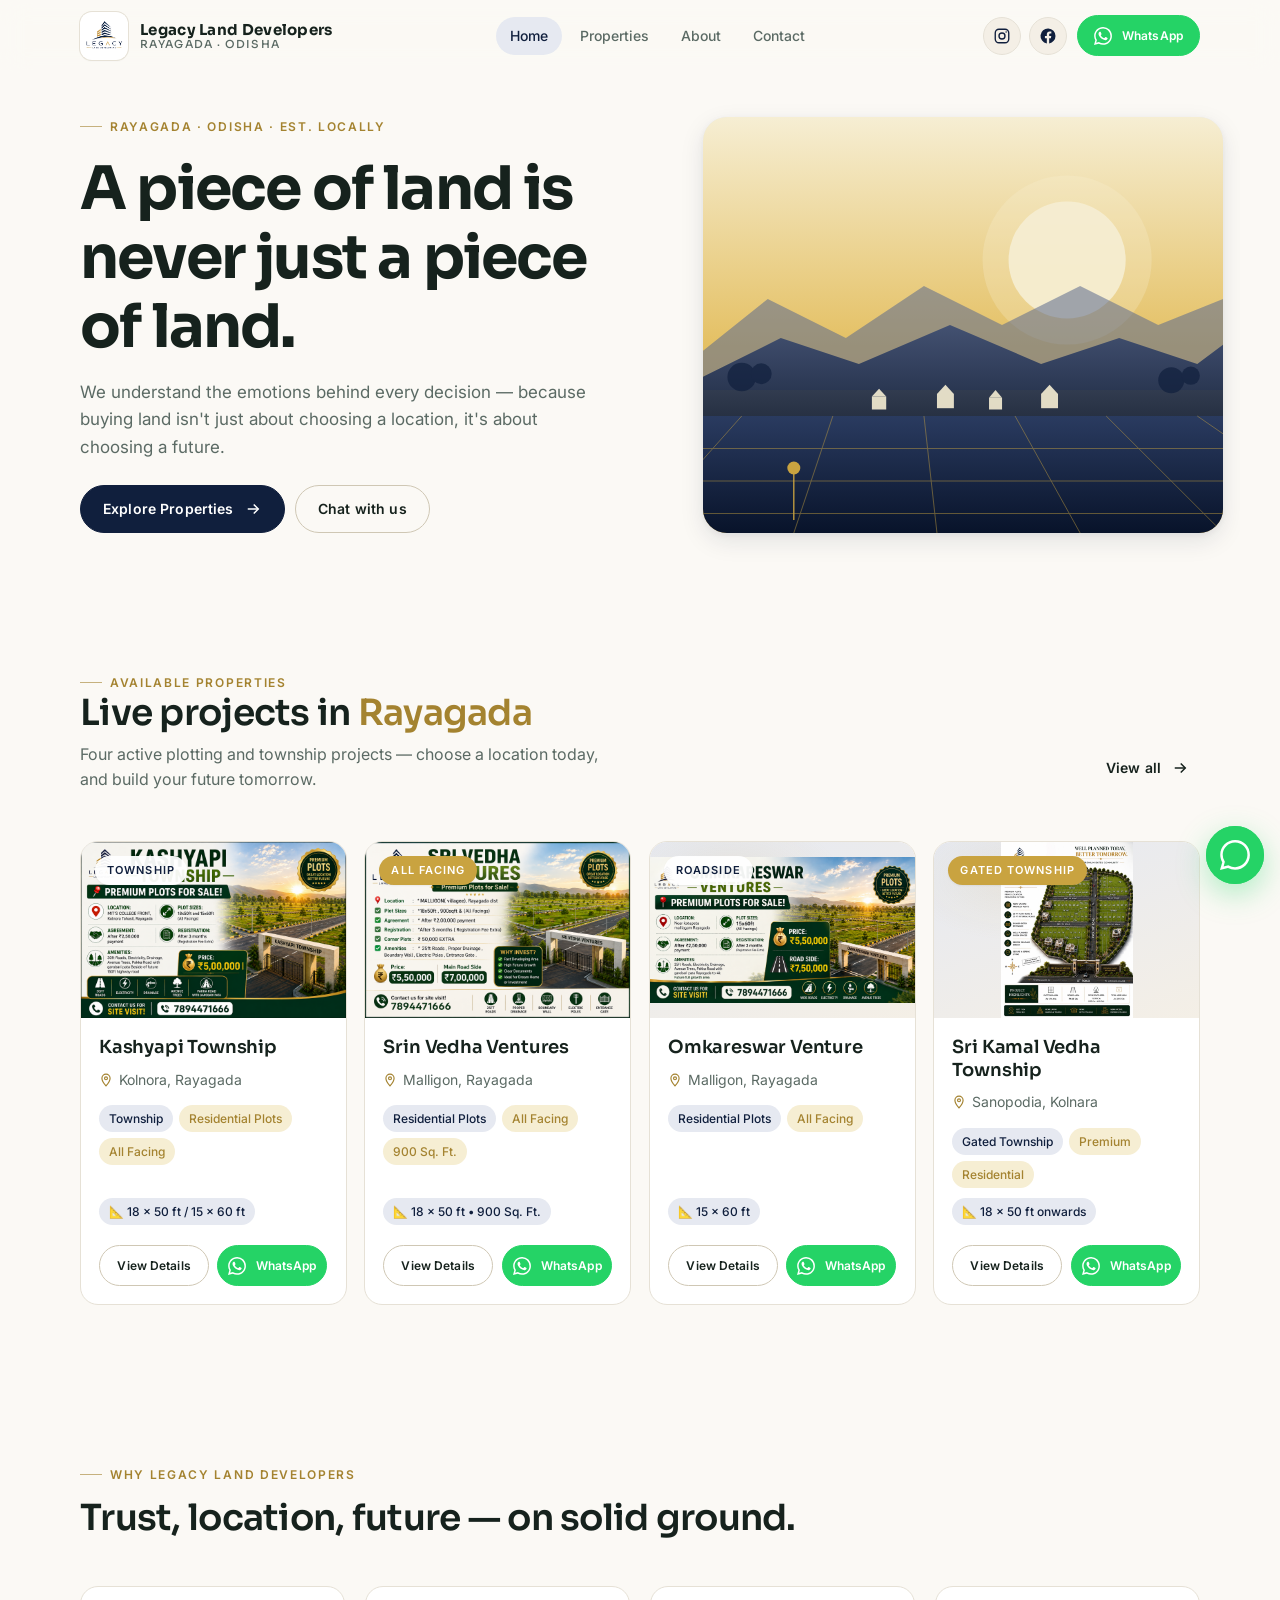
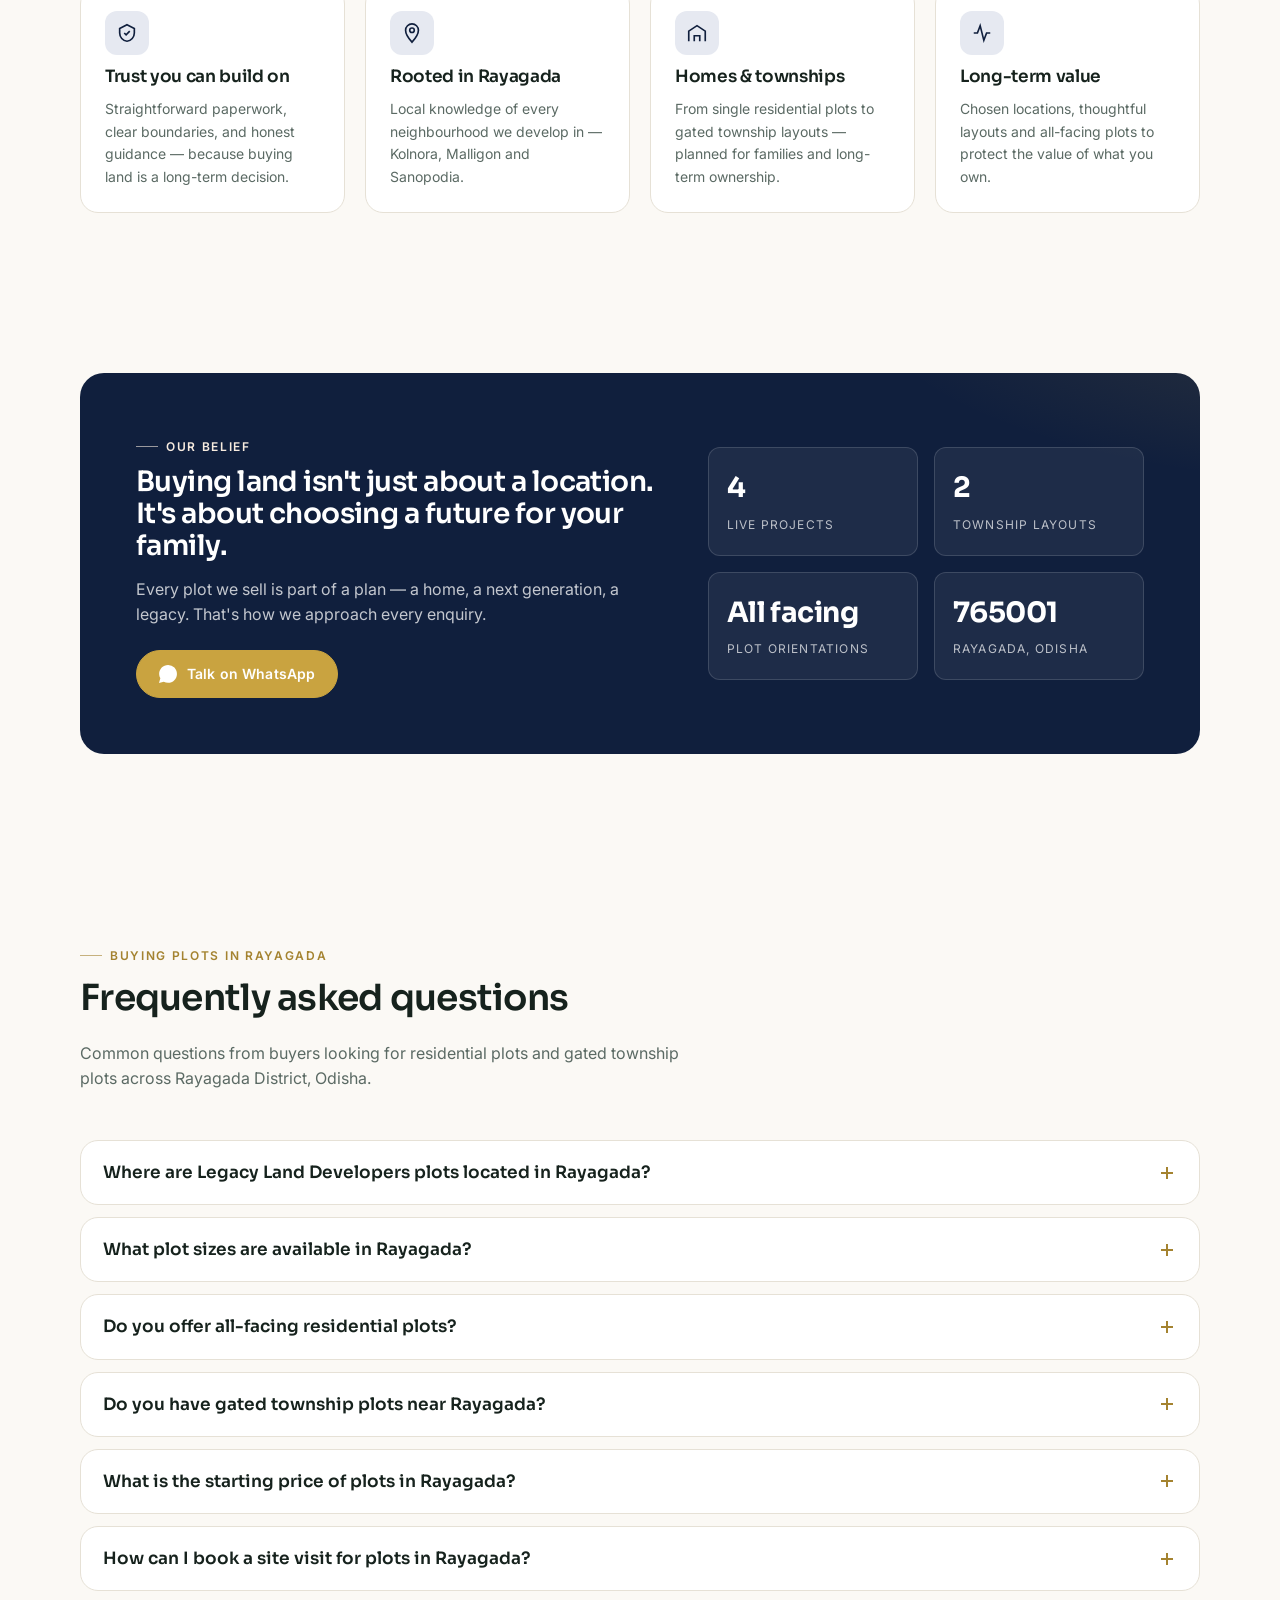
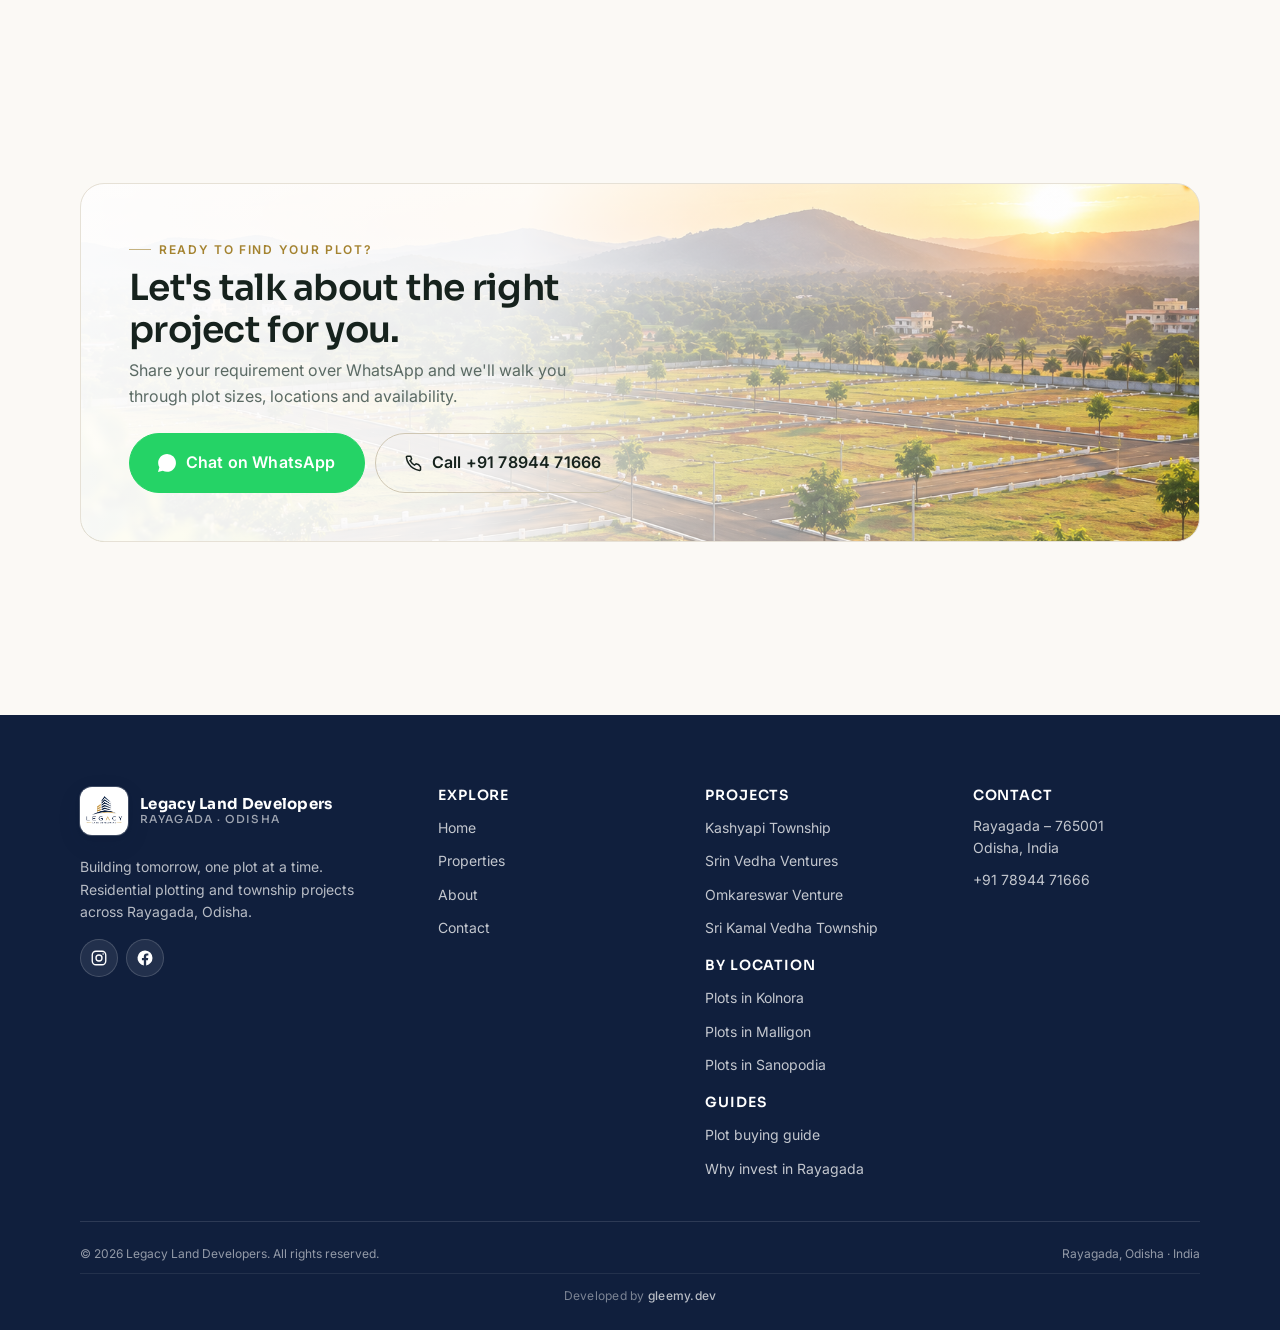
<file: index.html>
<!doctype html>
<html lang="en-IN">
<head>
  <meta charset="utf-8" />
  <meta name="viewport" content="width=device-width, initial-scale=1, viewport-fit=cover" />
  <meta name="theme-color" content="#101f3d" />

  <!-- Primary SEO -->
  <title>Plots for Sale in Rayagada, Odisha | Legacy Land Developers</title>
  <meta name="description" content="Buy residential plots and gated township plots in Rayagada, Odisha. All-facing 15×60 &amp; 18×50 ft plots at Kolnora, Malligon &amp; Sanopodia. WhatsApp +91 78944 71666." />
  <meta name="keywords" content="plots in Rayagada, plots for sale in Rayagada, residential plots Rayagada, township plots Rayagada, gated township Rayagada, plots near me Rayagada, plots Kolnora, plots Sanopodia, plots Malligon, plots in Odisha, Legacy Land Developers" />
  <meta name="author" content="Legacy Land Developers" />
  <meta name="robots" content="index, follow, max-image-preview:large, max-snippet:-1, max-video-preview:-1" />
  <meta name="googlebot" content="index, follow" />
  <link rel="canonical" href="https://legacylanddevelopers.in/" />

  <!-- Geo targeting -->
  <meta name="geo.region" content="IN-OR" />
  <meta name="geo.placename" content="Rayagada, Odisha" />
  <meta name="geo.position" content="19.1667;83.4167" />
  <meta name="ICBM" content="19.1667, 83.4167" />

  <!-- Icons -->
  <link rel="icon" type="image/png" href="assets/images/favicon.png" />
  <link rel="apple-touch-icon" href="assets/images/favicon.png" />
  <link rel="shortcut icon" href="assets/images/favicon.png" />

  <!-- Open Graph -->
  <meta property="og:type" content="website" />
  <meta property="og:site_name" content="Legacy Land Developers" />
  <meta property="og:locale" content="en_IN" />
  <meta property="og:title" content="Plots for Sale in Rayagada, Odisha | Legacy Land Developers" />
  <meta property="og:description" content="Residential plots and gated township projects in Rayagada, Odisha. All-facing 15×60 &amp; 18×50 ft plots at Kolnora, Malligon and Sanopodia." />
  <meta property="og:url" content="https://legacylanddevelopers.in/" />
  <meta property="og:image" content="https://legacylanddevelopers.in/image/projectimage.png" />
  <meta property="og:image:alt" content="Aerial view of a residential plotting project by Legacy Land Developers in Rayagada, Odisha" />

  <!-- Twitter Card -->
  <meta name="twitter:card" content="summary_large_image" />
  <meta name="twitter:title" content="Plots for Sale in Rayagada, Odisha | Legacy Land Developers" />
  <meta name="twitter:description" content="Residential plots and gated township projects in Rayagada, Odisha. All-facing 15×60 &amp; 18×50 ft plots." />
  <meta name="twitter:image" content="https://legacylanddevelopers.in/image/projectimage.png" />

  <!-- Fonts -->
  <link rel="preconnect" href="https://fonts.googleapis.com" />
  <link rel="preconnect" href="https://fonts.gstatic.com" crossorigin />
  <link rel="stylesheet" href="https://fonts.googleapis.com/css2?family=Inter:wght@400;500;600;700&family=Sora:wght@500;600;700&display=swap" />

  <!-- Hero video CDN (Cloudflare R2) -->
  <link rel="preconnect" href="https://pub-cdac4ca317b14a3d8b10efd15fe967d2.r2.dev" crossorigin />

  <link rel="stylesheet" href="assets/css/styles.css" />

  <!-- Structured data -->
  <script type="application/ld+json">
  {
    "@context": "https://schema.org",
    "@graph": [
      {
        "@type": ["Organization", "RealEstateAgent", "LocalBusiness"],
        "@id": "https://legacylanddevelopers.in/#organization",
        "name": "Legacy Land Developers",
        "alternateName": "Legacy Land Developers Rayagada",
        "url": "https://legacylanddevelopers.in/",
        "logo": {
          "@type": "ImageObject",
          "url": "https://legacylanddevelopers.in/assets/images/logo.png",
          "width": 512,
          "height": 512
        },
        "image": "https://legacylanddevelopers.in/image/projectimage.png",
        "description": "Legacy Land Developers is a Rayagada, Odisha-based land development company offering residential plots and gated township projects at Kolnora, Malligon and Sanopodia.",
        "priceRange": "₹₹",
        "telephone": "+91-78944-71666",
        "foundingLocation": "Rayagada, Odisha, India",
        "areaServed": [
          { "@type": "AdministrativeArea", "name": "Rayagada District" },
          { "@type": "AdministrativeArea", "name": "Odisha" },
          { "@type": "City", "name": "Rayagada" },
          { "@type": "Place", "name": "Kolnora" },
          { "@type": "Place", "name": "Malligon" },
          { "@type": "Place", "name": "Sanopodia" }
        ],
        "address": {
          "@type": "PostalAddress",
          "streetAddress": "Rayagada",
          "addressLocality": "Rayagada",
          "postalCode": "765001",
          "addressRegion": "Odisha",
          "addressCountry": "IN"
        },
        "geo": {
          "@type": "GeoCoordinates",
          "latitude": 19.1667,
          "longitude": 83.4167
        },
        "contactPoint": [{
          "@type": "ContactPoint",
          "telephone": "+91-78944-71666",
          "contactType": "sales",
          "areaServed": "IN",
          "availableLanguage": ["en", "hi", "or"]
        }],
        "sameAs": [
          "https://www.instagram.com/legacy_land_developers",
          "https://www.facebook.com/share/185R3Wf4mj/"
        ]
      },
      {
        "@type": "WebSite",
        "@id": "https://legacylanddevelopers.in/#website",
        "url": "https://legacylanddevelopers.in/",
        "name": "Legacy Land Developers",
        "publisher": { "@id": "https://legacylanddevelopers.in/#organization" },
        "inLanguage": "en-IN",
        "potentialAction": {
          "@type": "SearchAction",
          "target": {
            "@type": "EntryPoint",
            "urlTemplate": "https://legacylanddevelopers.in/properties.html?q={search_term_string}"
          },
          "query-input": "required name=search_term_string"
        }
      },
      {
        "@type": "WebPage",
        "@id": "https://legacylanddevelopers.in/#webpage",
        "url": "https://legacylanddevelopers.in/",
        "name": "Plots for Sale in Rayagada, Odisha | Legacy Land Developers",
        "isPartOf": { "@id": "https://legacylanddevelopers.in/#website" },
        "about": { "@id": "https://legacylanddevelopers.in/#organization" },
        "description": "Buy residential plots and gated township plots in Rayagada, Odisha. All-facing 15×60 and 18×50 ft plots at Kolnora, Malligon and Sanopodia.",
        "inLanguage": "en-IN",
        "breadcrumb": { "@id": "https://legacylanddevelopers.in/#breadcrumb" }
      },
      {
        "@type": "BreadcrumbList",
        "@id": "https://legacylanddevelopers.in/#breadcrumb",
        "itemListElement": [
          { "@type": "ListItem", "position": 1, "name": "Home", "item": "https://legacylanddevelopers.in/" }
        ]
      },
      {
        "@type": "FAQPage",
        "@id": "https://legacylanddevelopers.in/#faq",
        "mainEntity": [
          {
            "@type": "Question",
            "name": "Where are Legacy Land Developers plots located in Rayagada?",
            "acceptedAnswer": {
              "@type": "Answer",
              "text": "Our active residential plotting and township projects are located across Rayagada District — Kolnora (Kashyapi Township, near MIT's College), Malligon Village (Srin Vedha Ventures and Omkareswar Venture near Kotapeta) and Sanopodia (Sri Kamal Vedha Township)."
            }
          },
          {
            "@type": "Question",
            "name": "What plot sizes are available in Rayagada?",
            "acceptedAnswer": {
              "@type": "Answer",
              "text": "We offer standard residential plot sizes of 18 × 50 ft (900 Sq. Ft.) and 15 × 60 ft (900 Sq. Ft.) across our projects. Sri Kamal Vedha Township at Sanopodia starts from 18 × 50 ft onwards."
            }
          },
          {
            "@type": "Question",
            "name": "Do you offer all-facing residential plots?",
            "acceptedAnswer": {
              "@type": "Answer",
              "text": "Yes. Srin Vedha Ventures at Malligon Village and Omkareswar Venture near Kotapeta both offer all-facing plots, so buyers can choose their preferred orientation."
            }
          },
          {
            "@type": "Question",
            "name": "Do you have gated township plots near Rayagada?",
            "acceptedAnswer": {
              "@type": "Answer",
              "text": "Yes. Sri Kamal Vedha Township at Sanopodia, Kolnara is a premium gated residential plotting project by Legacy Land Developers."
            }
          },
          {
            "@type": "Question",
            "name": "What is the starting price of plots in Rayagada?",
            "acceptedAnswer": {
              "@type": "Answer",
              "text": "Starting price varies per project and is shared during enquiry so buyers get the current price and payment structure. WhatsApp us on +91 78944 71666 for the latest pricing and availability."
            }
          },
          {
            "@type": "Question",
            "name": "How can I book a site visit for plots in Rayagada?",
            "acceptedAnswer": {
              "@type": "Answer",
              "text": "Site visits are available on request across Kolnora, Malligon and Sanopodia. Message us on WhatsApp at +91 78944 71666 or use the enquiry form to schedule a visit at your preferred time."
            }
          }
        ]
      }
    ]
  }
  </script>
</head>
<body>
  <a class="sr-only" href="#main">Skip to content</a>

  <!-- ============ HEADER ============ -->
  <header class="site-header" role="banner">
    <div class="container header-inner">
      <a href="index.html" class="brand" aria-label="Legacy Land Developers — Home">
        <span class="brand-mark" aria-hidden="true"><img src="assets/images/logo.png" onerror="this.onerror=null;this.src='assets/images/logo.png';" alt="Legacy Land Developers" width="48" height="48" /></span>
        <span class="brand-name">
          <span class="brand-primary">Legacy Land Developers</span>
          <span class="brand-secondary">Rayagada · Odisha</span>
        </span>
      </a>

      <nav id="primary-nav" class="primary-nav" aria-label="Primary">
        <a href="index.html" aria-current="page">Home</a>
        <a href="properties.html">Properties</a>
        <a href="about.html">About</a>
        <a href="contact.html">Contact</a>
      
        <div class="primary-nav__socials" aria-label="Follow us on social media">
          <a class="social-link" href="https://www.instagram.com/legacy_land_developers?stkn=Zjk3cHJqamcxYjAx" target="_blank" rel="noopener" aria-label="Follow us on Instagram">
            <svg viewBox="0 0 24 24" fill="none" stroke="currentColor" stroke-width="1.8" stroke-linecap="round" stroke-linejoin="round" aria-hidden="true"><rect x="3" y="3" width="18" height="18" rx="5"/><circle cx="12" cy="12" r="4"/><circle cx="17.5" cy="6.5" r="1" fill="currentColor" stroke="none"/></svg>
          </a>
          <a class="social-link" href="https://www.facebook.com/share/185R3Wf4mj/" target="_blank" rel="noopener" aria-label="Follow us on Facebook">
            <svg viewBox="0 0 24 24" fill="currentColor" aria-hidden="true"><path d="M22 12a10 10 0 1 0-11.56 9.88v-6.99h-2.54V12h2.54V9.8c0-2.5 1.49-3.89 3.77-3.89 1.09 0 2.24.2 2.24.2v2.46h-1.26c-1.24 0-1.63.77-1.63 1.56V12h2.77l-.44 2.89h-2.33v6.99A10 10 0 0 0 22 12Z"/></svg>
          </a>
        </div>
      </nav>

      <div class="header-actions">
        <div class="social-links social-links--header" aria-label="Follow us on social media">
          <a class="social-link" href="https://www.instagram.com/legacy_land_developers?stkn=Zjk3cHJqamcxYjAx" target="_blank" rel="noopener" aria-label="Follow us on Instagram">
            <svg viewBox="0 0 24 24" fill="none" stroke="currentColor" stroke-width="1.8" stroke-linecap="round" stroke-linejoin="round" aria-hidden="true"><rect x="3" y="3" width="18" height="18" rx="5"/><circle cx="12" cy="12" r="4"/><circle cx="17.5" cy="6.5" r="1" fill="currentColor" stroke="none"/></svg>
          </a>
          <a class="social-link" href="https://www.facebook.com/share/185R3Wf4mj/" target="_blank" rel="noopener" aria-label="Follow us on Facebook">
            <svg viewBox="0 0 24 24" fill="currentColor" aria-hidden="true"><path d="M22 12a10 10 0 1 0-11.56 9.88v-6.99h-2.54V12h2.54V9.8c0-2.5 1.49-3.89 3.77-3.89 1.09 0 2.24.2 2.24.2v2.46h-1.26c-1.24 0-1.63.77-1.63 1.56V12h2.77l-.44 2.89h-2.33v6.99A10 10 0 0 0 22 12Z"/></svg>
          </a>
        </div>
        <a class="btn btn-whatsapp btn-sm" href="https://wa.me/917894471666?text=Hello%20Legacy%20Land%20Developers%2C%20I%27d%20like%20to%20know%20more%20about%20your%20plots." target="_blank" rel="noopener" aria-label="Chat with us on WhatsApp">
          <svg viewBox="0 0 24 24" aria-hidden="true"><path d="M20.52 3.48A11.86 11.86 0 0 0 12.06 0C5.5 0 .2 5.3.2 11.86c0 2.09.55 4.13 1.6 5.93L0 24l6.36-1.66a11.83 11.83 0 0 0 5.7 1.45h.01c6.56 0 11.86-5.3 11.86-11.86 0-3.17-1.23-6.15-3.41-8.45Zm-8.46 18.24h-.01a9.88 9.88 0 0 1-5.03-1.38l-.36-.21-3.77.99 1.01-3.68-.23-.38a9.87 9.87 0 0 1-1.51-5.2c0-5.45 4.44-9.89 9.9-9.89 2.64 0 5.12 1.03 6.99 2.9a9.83 9.83 0 0 1 2.9 6.99c0 5.46-4.44 9.86-9.89 9.86Zm5.42-7.4c-.3-.15-1.75-.86-2.02-.96-.27-.1-.47-.15-.66.15-.2.3-.76.96-.94 1.16-.17.2-.35.22-.65.07-.3-.15-1.26-.46-2.4-1.48-.89-.79-1.49-1.77-1.66-2.07-.17-.3-.02-.46.13-.61.13-.13.3-.35.44-.52.15-.17.2-.3.3-.5.1-.2.05-.37-.02-.52-.07-.15-.66-1.6-.9-2.19-.24-.58-.48-.5-.66-.51l-.56-.01c-.2 0-.52.07-.79.37-.27.3-1.04 1.02-1.04 2.49 0 1.47 1.07 2.89 1.22 3.09.15.2 2.1 3.2 5.09 4.49.71.31 1.26.49 1.7.63.71.22 1.36.19 1.87.12.57-.08 1.75-.71 2-1.4.25-.68.25-1.27.17-1.4-.07-.13-.27-.2-.57-.35Z"/></svg>
          <span class="btn-label">WhatsApp</span>
        </a>
        <button type="button" class="nav-toggle" aria-controls="primary-nav" aria-expanded="false" aria-label="Toggle navigation">
          <svg class="icon-open" viewBox="0 0 24 24" fill="none" stroke="currentColor" stroke-width="2" stroke-linecap="round"><line x1="4" y1="7" x2="20" y2="7"/><line x1="4" y1="12" x2="20" y2="12"/><line x1="4" y1="17" x2="20" y2="17"/></svg>
          <svg class="icon-close" viewBox="0 0 24 24" fill="none" stroke="currentColor" stroke-width="2" stroke-linecap="round"><line x1="6" y1="6" x2="18" y2="18"/><line x1="6" y1="18" x2="18" y2="6"/></svg>
        </button>
      </div>
    </div>
  </header>

  <main id="main">

    <!-- ============ HERO ============ -->
    <section class="hero container">
      <div class="hero-inner">
        <div class="hero-copy">
          <span class="eyebrow reveal">Rayagada · Odisha · Est. Locally</span>
          <h1 class="reveal">A piece of land is never just a piece of land.</h1>
          <p class="reveal">We understand the emotions behind every decision — because buying land isn't just about choosing a location, it's about choosing a future.</p>
          <div class="hero-actions reveal">
            <a class="btn btn-primary" href="#properties">
              Explore Properties
              <svg viewBox="0 0 24 24" fill="none" stroke="currentColor" stroke-width="2" aria-hidden="true"><path d="M5 12h14"/><path d="M13 6l6 6-6 6"/></svg>
            </a>
            <a class="btn btn-outline" href="https://wa.me/917894471666?text=Hello%20Legacy%20Land%20Developers%2C%20I%27d%20like%20to%20know%20more%20about%20your%20plots." target="_blank" rel="noopener">
              Chat with us
            </a>
          </div>
        </div>
        <div class="hero-visual reveal" aria-hidden="true">
          <video
            src="https://pub-cdac4ca317b14a3d8b10efd15fe967d2.r2.dev/sanapadia.mp4"
            poster="assets/images/hero-visual.svg"
            autoplay
            loop
            muted
            playsinline
            preload="metadata"
            aria-hidden="true"
          ></video>
        </div>
      </div>
    </section>

    <!-- ============ AVAILABLE PROPERTIES ============ -->
    <section id="properties" class="section container">
      <div class="section-title section-title--split">
        <div>
          <span class="eyebrow reveal">Available Properties</span>
          <h2 class="reveal">Live projects in <span>Rayagada</span></h2>
          <p class="text-muted reveal" style="max-width:52ch;margin-top:8px">Four active plotting and township projects — choose a location today, and build your future tomorrow.</p>
        </div>
        <a class="btn btn-ghost reveal" href="properties.html" aria-label="View all properties">
          View all
          <svg viewBox="0 0 24 24" fill="none" stroke="currentColor" stroke-width="2" aria-hidden="true"><path d="M5 12h14"/><path d="M13 6l6 6-6 6"/></svg>
        </a>
      </div>

      <div id="home-property-grid" class="property-grid property-grid--home">
        <!-- rendered by JS -->
      </div>
    </section>

    <!-- ============ WHY US ============ -->
    <section class="section-tight container">
      <div class="section-title">
        <span class="eyebrow reveal">Why Legacy Land Developers</span>
        <h2 class="reveal">Trust, location, future &mdash; on solid ground.</h2>
      </div>
      <div class="feature-grid">
        <div class="feature reveal">
          <div class="feature__icon" aria-hidden="true">
            <svg viewBox="0 0 24 24" fill="none" stroke="currentColor" stroke-width="1.8"><path d="M12 3l8 4v5c0 4.5-3.4 8.5-8 9-4.6-.5-8-4.5-8-9V7l8-4Z"/><path d="M9 12l2 2 4-4"/></svg>
          </div>
          <h3>Trust you can build on</h3>
          <p>Straightforward paperwork, clear boundaries, and honest guidance — because buying land is a long-term decision.</p>
        </div>
        <div class="feature reveal">
          <div class="feature__icon" aria-hidden="true">
            <svg viewBox="0 0 24 24" fill="none" stroke="currentColor" stroke-width="1.8"><path d="M12 22s-7-7.58-7-13a7 7 0 1 1 14 0c0 5.42-7 13-7 13Z"/><circle cx="12" cy="9" r="2.5"/></svg>
          </div>
          <h3>Rooted in Rayagada</h3>
          <p>Local knowledge of every neighbourhood we develop in — Kolnora, Malligon and Sanopodia.</p>
        </div>
        <div class="feature reveal">
          <div class="feature__icon" aria-hidden="true">
            <svg viewBox="0 0 24 24" fill="none" stroke="currentColor" stroke-width="1.8"><path d="M3 21V10l9-6 9 6v11"/><path d="M9 21v-6h6v6"/></svg>
          </div>
          <h3>Homes &amp; townships</h3>
          <p>From single residential plots to gated township layouts — planned for families and long-term ownership.</p>
        </div>
        <div class="feature reveal">
          <div class="feature__icon" aria-hidden="true">
            <svg viewBox="0 0 24 24" fill="none" stroke="currentColor" stroke-width="1.8"><path d="M3 12h4l3-8 4 16 3-8h4"/></svg>
          </div>
          <h3>Long-term value</h3>
          <p>Chosen locations, thoughtful layouts and all-facing plots to protect the value of what you own.</p>
        </div>
      </div>
    </section>

    <!-- ============ BRAND STATEMENT BAND ============ -->
    <section class="section container">
      <div class="brand-band reveal">
        <div>
          <span class="eyebrow" style="color:#f7ebdf">Our belief</span>
          <h2 style="margin-top:10px">Buying land isn't just about a location. It's about choosing a future for your family.</h2>
          <p style="margin-top:14px">Every plot we sell is part of a plan — a home, a next generation, a legacy. That's how we approach every enquiry.</p>
          <div style="margin-top:22px">
            <a class="btn btn-accent" href="https://wa.me/917894471666?text=Hello%20Legacy%20Land%20Developers%2C%20I%27d%20like%20to%20know%20more%20about%20your%20plots." target="_blank" rel="noopener">
              <svg viewBox="0 0 24 24" fill="currentColor" aria-hidden="true"><path d="M20.52 3.48A11.86 11.86 0 0 0 12.06 0C5.5 0 .2 5.3.2 11.86c0 2.09.55 4.13 1.6 5.93L0 24l6.36-1.66a11.83 11.83 0 0 0 5.7 1.45h.01c6.56 0 11.86-5.3 11.86-11.86 0-3.17-1.23-6.15-3.41-8.45Z"/></svg>
              Talk on WhatsApp
            </a>
          </div>
        </div>
        <div class="brand-band__stats">
          <div class="brand-band__stat"><strong>4</strong><span>Live projects</span></div>
          <div class="brand-band__stat"><strong>2</strong><span>Township layouts</span></div>
          <div class="brand-band__stat"><strong>All facing</strong><span>Plot orientations</span></div>
          <div class="brand-band__stat"><strong>765001</strong><span>Rayagada, Odisha</span></div>
        </div>
      </div>
    </section>

    <!-- ============ FAQ ============ -->
    <section id="faq" class="section container" aria-labelledby="faq-title">
      <div class="section-title reveal">
        <span class="eyebrow">Buying plots in Rayagada</span>
        <h2 id="faq-title">Frequently asked questions</h2>
        <p class="reveal" style="max-width:60ch;color:var(--color-text-muted);margin-top:10px">Common questions from buyers looking for residential plots and gated township plots across Rayagada District, Odisha.</p>
      </div>
      <div class="faq reveal">
        <details class="faq__item">
          <summary>Where are Legacy Land Developers plots located in Rayagada?</summary>
          <div class="faq__body"><p>Our active residential plotting and township projects sit across Rayagada District — Kolnora (Kashyapi Township, near MIT's College), Malligon Village (Srin Vedha Ventures and Omkareswar Venture near Kotapeta) and Sanopodia (Sri Kamal Vedha Township).</p></div>
        </details>
        <details class="faq__item">
          <summary>What plot sizes are available in Rayagada?</summary>
          <div class="faq__body"><p>We offer standard residential plot sizes of 18 × 50 ft (900 Sq. Ft.) and 15 × 60 ft (900 Sq. Ft.) across our projects. Sri Kamal Vedha Township at Sanopodia starts from 18 × 50 ft onwards.</p></div>
        </details>
        <details class="faq__item">
          <summary>Do you offer all-facing residential plots?</summary>
          <div class="faq__body"><p>Yes. Srin Vedha Ventures at Malligon Village and Omkareswar Venture near Kotapeta both offer all-facing plots, so buyers can choose their preferred orientation.</p></div>
        </details>
        <details class="faq__item">
          <summary>Do you have gated township plots near Rayagada?</summary>
          <div class="faq__body"><p>Yes. Sri Kamal Vedha Township at Sanopodia, Kolnara is a premium gated residential plotting project by Legacy Land Developers.</p></div>
        </details>
        <details class="faq__item">
          <summary>What is the starting price of plots in Rayagada?</summary>
          <div class="faq__body"><p>Starting price varies per project and is shared during enquiry so buyers get the current price and payment structure. WhatsApp us on <a href="https://wa.me/917894471666" target="_blank" rel="noopener">+91 78944 71666</a> for the latest pricing and availability.</p></div>
        </details>
        <details class="faq__item">
          <summary>How can I book a site visit for plots in Rayagada?</summary>
          <div class="faq__body"><p>Site visits are available on request across Kolnora, Malligon and Sanopodia. Message us on WhatsApp at <a href="https://wa.me/917894471666" target="_blank" rel="noopener">+91 78944 71666</a> or use the <a href="contact.html">enquiry form</a> to schedule a visit at your preferred time.</p></div>
        </details>
      </div>
    </section>

    <!-- ============ FINAL CTA ============ -->
    <section class="section container">
      <div class="cta-band reveal">
        <div class="cta-band__copy">
          <span class="eyebrow">Ready to find your plot?</span>
          <h2 style="margin-top:8px">Let's talk about the right project for you.</h2>
          <p>Share your requirement over WhatsApp and we'll walk you through plot sizes, locations and availability.</p>
        </div>
        <div class="cta-band__actions">
          <a class="btn btn-whatsapp btn-lg" href="https://wa.me/917894471666?text=Hello%20Legacy%20Land%20Developers%2C%20I%27d%20like%20to%20discuss%20a%20plot." target="_blank" rel="noopener">
            <svg viewBox="0 0 24 24" fill="currentColor" aria-hidden="true"><path d="M20.52 3.48A11.86 11.86 0 0 0 12.06 0C5.5 0 .2 5.3.2 11.86c0 2.09.55 4.13 1.6 5.93L0 24l6.36-1.66a11.83 11.83 0 0 0 5.7 1.45h.01c6.56 0 11.86-5.3 11.86-11.86 0-3.17-1.23-6.15-3.41-8.45Z"/></svg>
            Chat on WhatsApp
          </a>
          <a class="btn btn-outline btn-lg" href="tel:+917894471666">
            <svg viewBox="0 0 24 24" fill="none" stroke="currentColor" stroke-width="2" aria-hidden="true"><path d="M22 16.92V21a1 1 0 0 1-1.09 1 19.86 19.86 0 0 1-8.63-3.07 19.5 19.5 0 0 1-6-6A19.86 19.86 0 0 1 3.21 4.09 1 1 0 0 1 4.2 3h4.09a1 1 0 0 1 1 .75c.16.9.42 1.77.78 2.6a1 1 0 0 1-.22 1L8.09 8.91a16 16 0 0 0 6 6l1.56-1.56a1 1 0 0 1 1-.22c.83.36 1.7.62 2.6.78a1 1 0 0 1 .75 1Z"/></svg>
            Call +91 78944 71666
          </a>
        </div>
      </div>
    </section>

  </main>

  <!-- ============ FOOTER ============ -->
  <footer class="site-footer" role="contentinfo">
    <div class="container">
      <div class="footer-grid">
        <div class="footer-brand">
          <div class="brand">
            <span class="brand-mark" aria-hidden="true"><img src="assets/images/logo.png" onerror="this.onerror=null;this.src='assets/images/logo.png';" alt="Legacy Land Developers" width="48" height="48" /></span>
            <span class="brand-name">
              <span class="brand-primary">Legacy Land Developers</span>
              <span class="brand-secondary">Rayagada · Odisha</span>
            </span>
          </div>
          <p>Building tomorrow, one plot at a time. Residential plotting and township projects across Rayagada, Odisha.</p>
          <div class="social-links social-links--footer" aria-label="Follow us on social media">
            <a class="social-link" href="https://www.instagram.com/legacy_land_developers?stkn=Zjk3cHJqamcxYjAx" target="_blank" rel="noopener" aria-label="Follow us on Instagram">
              <svg viewBox="0 0 24 24" fill="none" stroke="currentColor" stroke-width="1.8" stroke-linecap="round" stroke-linejoin="round" aria-hidden="true"><rect x="3" y="3" width="18" height="18" rx="5"/><circle cx="12" cy="12" r="4"/><circle cx="17.5" cy="6.5" r="1" fill="currentColor" stroke="none"/></svg>
            </a>
            <a class="social-link" href="https://www.facebook.com/share/185R3Wf4mj/" target="_blank" rel="noopener" aria-label="Follow us on Facebook">
              <svg viewBox="0 0 24 24" fill="currentColor" aria-hidden="true"><path d="M22 12a10 10 0 1 0-11.56 9.88v-6.99h-2.54V12h2.54V9.8c0-2.5 1.49-3.89 3.77-3.89 1.09 0 2.24.2 2.24.2v2.46h-1.26c-1.24 0-1.63.77-1.63 1.56V12h2.77l-.44 2.89h-2.33v6.99A10 10 0 0 0 22 12Z"/></svg>
            </a>
          </div>
        </div>
        <div class="footer-links">
          <h4>Explore</h4>
          <ul>
            <li><a href="index.html">Home</a></li>
            <li><a href="properties.html">Properties</a></li>
            <li><a href="about.html">About</a></li>
            <li><a href="contact.html">Contact</a></li>
          </ul>
        </div>
        <div class="footer-links">
          <h4>Projects</h4>
          <ul>
            <li><a href="properties/kashyapi-township.html">Kashyapi Township</a></li>
            <li><a href="properties/srin-vedha-ventures.html">Srin Vedha Ventures</a></li>
            <li><a href="properties/omkareswar-venture.html">Omkareswar Venture</a></li>
            <li><a href="properties/sri-kamal-vedha-township.html">Sri Kamal Vedha Township</a></li>
          </ul>
          <h4 style="margin-top:16px">By location</h4>
          <ul>
            <li><a href="plots-in-kolnora-rayagada.html">Plots in Kolnora</a></li>
            <li><a href="plots-in-malligon-rayagada.html">Plots in Malligon</a></li>
            <li><a href="plots-in-sanopodia-rayagada.html">Plots in Sanopodia</a></li>
          </ul>
          <h4 style="margin-top:16px">Guides</h4>
          <ul>
            <li><a href="plot-buying-guide-rayagada.html">Plot buying guide</a></li>
            <li><a href="why-invest-rayagada-real-estate.html">Why invest in Rayagada</a></li>
          </ul>
        </div>
        <div class="footer-contact">
          <h4>Contact</h4>
          <p>Rayagada – 765001<br />Odisha, India</p>
          <p style="margin-top:10px"><a href="tel:+917894471666">+91 78944 71666</a></p>
        </div>
      </div>
      <div class="footer-bottom">
        <span>© <span id="current-year">2026</span> Legacy Land Developers. All rights reserved.</span>
        <span>Rayagada, Odisha · India</span>
      </div>
      <div class="footer-credit">
        <span>Developed by <a href="https://gleemy.dev" target="_blank" rel="noopener">gleemy.dev</a></span>
      </div>
    </div>
  </footer>

  <!-- Floating WhatsApp -->
  <a class="wa-float" href="https://wa.me/917894471666?text=Hello%20Legacy%20Land%20Developers%2C%20I%27d%20like%20to%20know%20more%20about%20your%20plots." target="_blank" rel="noopener" aria-label="Chat with us on WhatsApp">
    <svg viewBox="0 0 24 24" aria-hidden="true"><path d="M20.52 3.48A11.86 11.86 0 0 0 12.06 0C5.5 0 .2 5.3.2 11.86c0 2.09.55 4.13 1.6 5.93L0 24l6.36-1.66a11.83 11.83 0 0 0 5.7 1.45h.01c6.56 0 11.86-5.3 11.86-11.86 0-3.17-1.23-6.15-3.41-8.45Zm-8.46 18.24h-.01a9.88 9.88 0 0 1-5.03-1.38l-.36-.21-3.77.99 1.01-3.68-.23-.38a9.87 9.87 0 0 1-1.51-5.2c0-5.45 4.44-9.89 9.9-9.89 2.64 0 5.12 1.03 6.99 2.9a9.83 9.83 0 0 1 2.9 6.99c0 5.46-4.44 9.86-9.89 9.86Z"/></svg>
  </a>

  <script src="assets/js/data.js"></script>
  <script src="assets/js/main.js"></script>
</body>
</html>
</file>
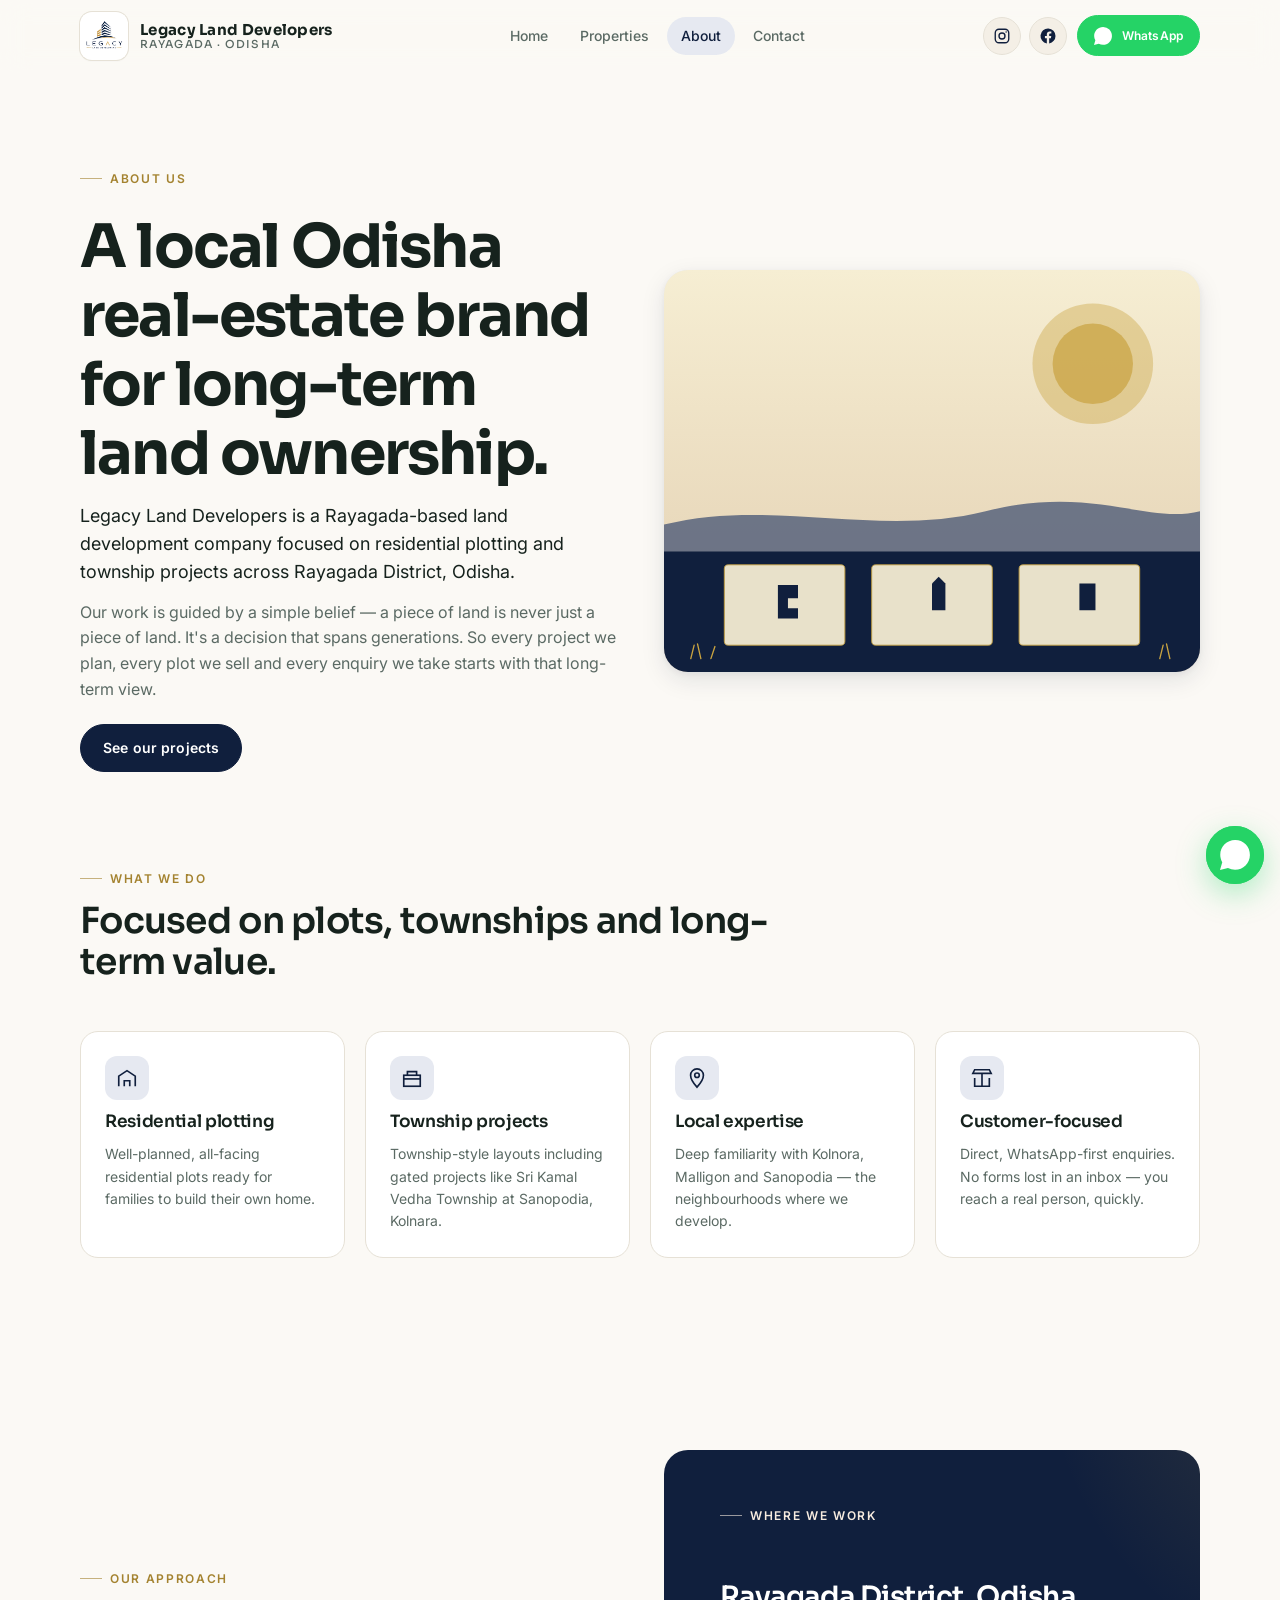
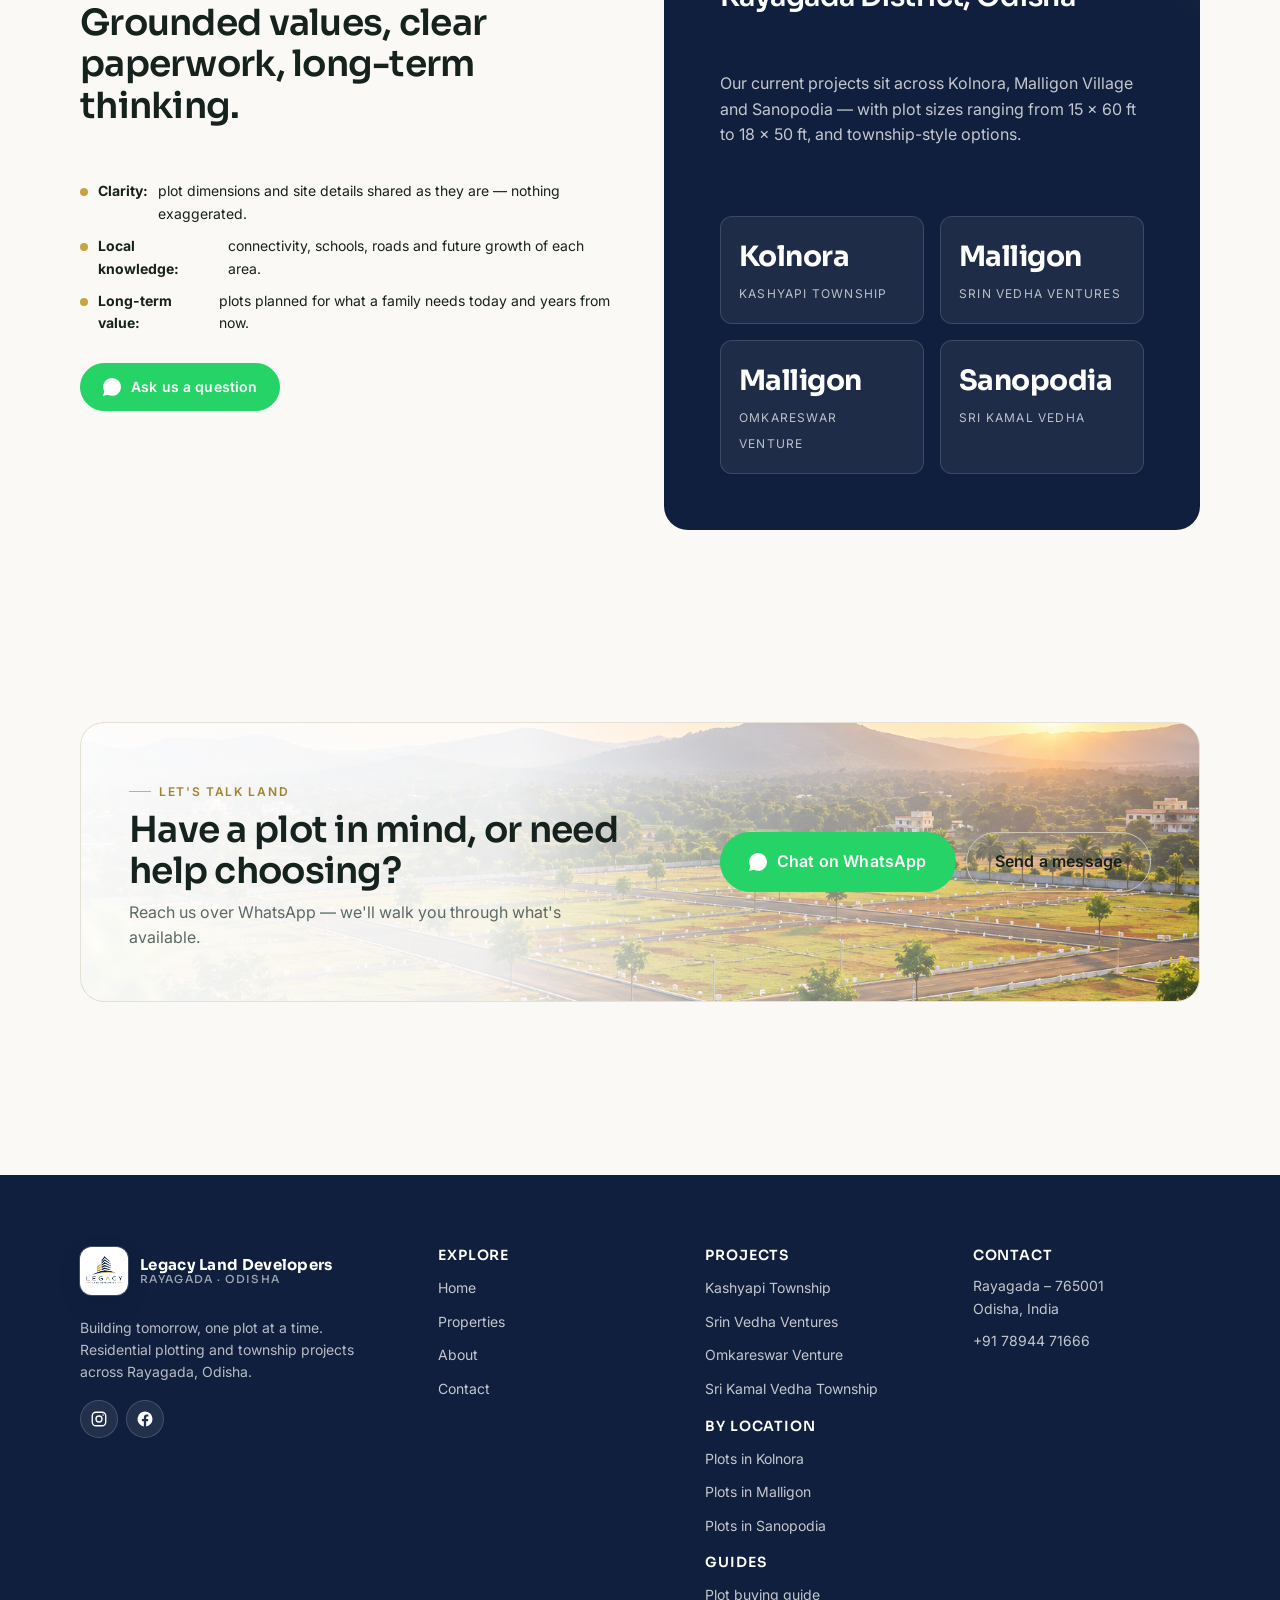
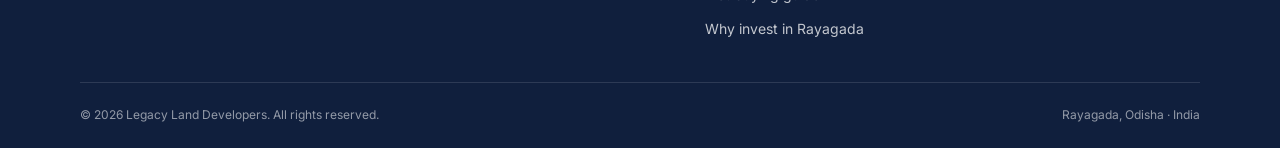
<file: about.html>
<!doctype html>
<html lang="en-IN">
<head>
  <meta charset="utf-8" />
  <meta name="viewport" content="width=device-width, initial-scale=1, viewport-fit=cover" />
  <meta name="theme-color" content="#101f3d" />

  <!-- Primary SEO -->
  <title>About Legacy Land Developers | Plotting Company in Rayagada, Odisha</title>
  <meta name="description" content="Legacy Land Developers is a Rayagada-based land development company offering residential plots and gated township projects across Rayagada District, Odisha." />
  <meta name="keywords" content="Legacy Land Developers, land developers Rayagada, plotting company Rayagada, real estate Rayagada, residential plots Odisha, township developer Rayagada" />
  <meta name="author" content="Legacy Land Developers" />
  <meta name="robots" content="index, follow, max-image-preview:large, max-snippet:-1" />
  <link rel="canonical" href="https://legacylanddevelopers.in/about.html" />

  <!-- Geo targeting -->
  <meta name="geo.region" content="IN-OR" />
  <meta name="geo.placename" content="Rayagada, Odisha" />
  <meta name="geo.position" content="19.1667;83.4167" />
  <meta name="ICBM" content="19.1667, 83.4167" />

  <!-- Icons -->
  <link rel="icon" type="image/png" href="assets/images/favicon.png" />
  <link rel="apple-touch-icon" href="assets/images/favicon.png" />
  <link rel="shortcut icon" href="assets/images/favicon.png" />

  <!-- Open Graph -->
  <meta property="og:type" content="website" />
  <meta property="og:site_name" content="Legacy Land Developers" />
  <meta property="og:locale" content="en_IN" />
  <meta property="og:title" content="About Legacy Land Developers | Plotting Company in Rayagada, Odisha" />
  <meta property="og:description" content="Rayagada-based land development company offering residential plots and gated township projects across Rayagada District, Odisha." />
  <meta property="og:url" content="https://legacylanddevelopers.in/about.html" />
  <meta property="og:image" content="https://legacylanddevelopers.in/image/projectimage.png" />
  <meta property="og:image:alt" content="Legacy Land Developers — residential plotting projects in Rayagada, Odisha" />

  <!-- Twitter Card -->
  <meta name="twitter:card" content="summary_large_image" />
  <meta name="twitter:title" content="About Legacy Land Developers | Rayagada, Odisha" />
  <meta name="twitter:description" content="A Rayagada-based land development company offering residential plots and gated township projects across Odisha." />
  <meta name="twitter:image" content="https://legacylanddevelopers.in/image/projectimage.png" />

  <link rel="preconnect" href="https://fonts.googleapis.com" />
  <link rel="preconnect" href="https://fonts.gstatic.com" crossorigin />
  <link rel="stylesheet" href="https://fonts.googleapis.com/css2?family=Inter:wght@400;500;600;700&family=Sora:wght@500;600;700&display=swap" />
  <link rel="stylesheet" href="assets/css/styles.css" />

  <!-- Structured data -->
  <script type="application/ld+json">
  {
    "@context": "https://schema.org",
    "@graph": [
      {
        "@type": "AboutPage",
        "@id": "https://legacylanddevelopers.in/about.html#webpage",
        "url": "https://legacylanddevelopers.in/about.html",
        "name": "About Legacy Land Developers | Plotting Company in Rayagada, Odisha",
        "description": "Legacy Land Developers is a Rayagada-based land development company offering residential plots and gated township projects across Rayagada District, Odisha.",
        "inLanguage": "en-IN",
        "isPartOf": { "@id": "https://legacylanddevelopers.in/#website" },
        "about": { "@id": "https://legacylanddevelopers.in/#organization" },
        "primaryImageOfPage": "https://legacylanddevelopers.in/image/projectimage.png",
        "breadcrumb": { "@id": "https://legacylanddevelopers.in/about.html#breadcrumb" }
      },
      {
        "@type": "BreadcrumbList",
        "@id": "https://legacylanddevelopers.in/about.html#breadcrumb",
        "itemListElement": [
          { "@type": "ListItem", "position": 1, "name": "Home", "item": "https://legacylanddevelopers.in/" },
          { "@type": "ListItem", "position": 2, "name": "About", "item": "https://legacylanddevelopers.in/about.html" }
        ]
      }
    ]
  }
  </script>
</head>
<body>
  <a class="sr-only" href="#main">Skip to content</a>

  <header class="site-header" role="banner">
    <div class="container header-inner">
      <a href="index.html" class="brand" aria-label="Legacy Land Developers — Home">
        <span class="brand-mark" aria-hidden="true"><img src="assets/images/logo.png" onerror="this.onerror=null;this.src='assets/images/logo.png';" alt="Legacy Land Developers" width="48" height="48" /></span>
        <span class="brand-name">
          <span class="brand-primary">Legacy Land Developers</span>
          <span class="brand-secondary">Rayagada · Odisha</span>
        </span>
      </a>
      <nav id="primary-nav" class="primary-nav" aria-label="Primary">
        <a href="index.html">Home</a>
        <a href="properties.html">Properties</a>
        <a href="about.html" aria-current="page">About</a>
        <a href="contact.html">Contact</a>
      
        <div class="primary-nav__socials" aria-label="Follow us on social media">
          <a class="social-link" href="https://www.instagram.com/legacy_land_developers?stkn=Zjk3cHJqamcxYjAx" target="_blank" rel="noopener" aria-label="Follow us on Instagram">
            <svg viewBox="0 0 24 24" fill="none" stroke="currentColor" stroke-width="1.8" stroke-linecap="round" stroke-linejoin="round" aria-hidden="true"><rect x="3" y="3" width="18" height="18" rx="5"/><circle cx="12" cy="12" r="4"/><circle cx="17.5" cy="6.5" r="1" fill="currentColor" stroke="none"/></svg>
          </a>
          <a class="social-link" href="https://www.facebook.com/share/185R3Wf4mj/" target="_blank" rel="noopener" aria-label="Follow us on Facebook">
            <svg viewBox="0 0 24 24" fill="currentColor" aria-hidden="true"><path d="M22 12a10 10 0 1 0-11.56 9.88v-6.99h-2.54V12h2.54V9.8c0-2.5 1.49-3.89 3.77-3.89 1.09 0 2.24.2 2.24.2v2.46h-1.26c-1.24 0-1.63.77-1.63 1.56V12h2.77l-.44 2.89h-2.33v6.99A10 10 0 0 0 22 12Z"/></svg>
          </a>
        </div>
      </nav>
      <div class="header-actions">
        <div class="social-links social-links--header" aria-label="Follow us on social media">
          <a class="social-link" href="https://www.instagram.com/legacy_land_developers?stkn=Zjk3cHJqamcxYjAx" target="_blank" rel="noopener" aria-label="Follow us on Instagram">
            <svg viewBox="0 0 24 24" fill="none" stroke="currentColor" stroke-width="1.8" stroke-linecap="round" stroke-linejoin="round" aria-hidden="true"><rect x="3" y="3" width="18" height="18" rx="5"/><circle cx="12" cy="12" r="4"/><circle cx="17.5" cy="6.5" r="1" fill="currentColor" stroke="none"/></svg>
          </a>
          <a class="social-link" href="https://www.facebook.com/share/185R3Wf4mj/" target="_blank" rel="noopener" aria-label="Follow us on Facebook">
            <svg viewBox="0 0 24 24" fill="currentColor" aria-hidden="true"><path d="M22 12a10 10 0 1 0-11.56 9.88v-6.99h-2.54V12h2.54V9.8c0-2.5 1.49-3.89 3.77-3.89 1.09 0 2.24.2 2.24.2v2.46h-1.26c-1.24 0-1.63.77-1.63 1.56V12h2.77l-.44 2.89h-2.33v6.99A10 10 0 0 0 22 12Z"/></svg>
          </a>
        </div>
        <a class="btn btn-whatsapp btn-sm" href="https://wa.me/917894471666?text=Hello%20Legacy%20Land%20Developers%2C%20I%27d%20like%20to%20know%20more%20about%20your%20plots." target="_blank" rel="noopener" aria-label="Chat on WhatsApp">
          <svg viewBox="0 0 24 24" aria-hidden="true"><path d="M20.52 3.48A11.86 11.86 0 0 0 12.06 0C5.5 0 .2 5.3.2 11.86c0 2.09.55 4.13 1.6 5.93L0 24l6.36-1.66a11.83 11.83 0 0 0 5.7 1.45h.01c6.56 0 11.86-5.3 11.86-11.86 0-3.17-1.23-6.15-3.41-8.45Z"/></svg>
          <span class="btn-label">WhatsApp</span>
        </a>
        <button type="button" class="nav-toggle" aria-controls="primary-nav" aria-expanded="false" aria-label="Toggle navigation">
          <svg class="icon-open" viewBox="0 0 24 24" fill="none" stroke="currentColor" stroke-width="2" stroke-linecap="round"><line x1="4" y1="7" x2="20" y2="7"/><line x1="4" y1="12" x2="20" y2="12"/><line x1="4" y1="17" x2="20" y2="17"/></svg>
          <svg class="icon-close" viewBox="0 0 24 24" fill="none" stroke="currentColor" stroke-width="2" stroke-linecap="round"><line x1="6" y1="6" x2="18" y2="18"/><line x1="6" y1="18" x2="18" y2="6"/></svg>
        </button>
      </div>
    </div>
  </header>

  <main id="main">
    <!-- Intro -->
    <section class="section container" style="padding-bottom:0">
      <div class="split">
        <div class="split__copy">
          <span class="eyebrow reveal">About us</span>
          <h1 class="reveal" style="margin-top:10px">A local Odisha real-estate brand for long-term land ownership.</h1>
          <p class="lead reveal">Legacy Land Developers is a Rayagada-based land development company focused on residential plotting and township projects across Rayagada District, Odisha.</p>
          <p class="reveal">Our work is guided by a simple belief — a piece of land is never just a piece of land. It's a decision that spans generations. So every project we plan, every plot we sell and every enquiry we take starts with that long-term view.</p>
          <div class="reveal" style="margin-top:8px">
            <a class="btn btn-primary" href="properties.html">See our projects</a>
          </div>
        </div>
        <div class="split__media reveal" aria-hidden="true">
          <img src="assets/images/about-visual.svg" alt="" width="800" height="600" />
        </div>
      </div>
    </section>

    <!-- What we do -->
    <section class="section container">
      <div class="section-title">
        <span class="eyebrow reveal">What we do</span>
        <h2 class="reveal">Focused on plots, townships and long-term value.</h2>
      </div>
      <div class="feature-grid">
        <div class="feature reveal">
          <div class="feature__icon" aria-hidden="true">
            <svg viewBox="0 0 24 24" fill="none" stroke="currentColor" stroke-width="1.8"><path d="M3 21V10l9-6 9 6v11"/><path d="M9 21v-6h6v6"/></svg>
          </div>
          <h3>Residential plotting</h3>
          <p>Well-planned, all-facing residential plots ready for families to build their own home.</p>
        </div>
        <div class="feature reveal">
          <div class="feature__icon" aria-hidden="true">
            <svg viewBox="0 0 24 24" fill="none" stroke="currentColor" stroke-width="1.8"><rect x="3" y="9" width="18" height="12"/><path d="M7 9V5h10v4"/><path d="M3 13h18"/></svg>
          </div>
          <h3>Township projects</h3>
          <p>Township-style layouts including gated projects like Sri Kamal Vedha Township at Sanopodia, Kolnara.</p>
        </div>
        <div class="feature reveal">
          <div class="feature__icon" aria-hidden="true">
            <svg viewBox="0 0 24 24" fill="none" stroke="currentColor" stroke-width="1.8"><path d="M12 22s-7-7.58-7-13a7 7 0 1 1 14 0c0 5.42-7 13-7 13Z"/><circle cx="12" cy="9" r="2.5"/></svg>
          </div>
          <h3>Local expertise</h3>
          <p>Deep familiarity with Kolnora, Malligon and Sanopodia — the neighbourhoods where we develop.</p>
        </div>
        <div class="feature reveal">
          <div class="feature__icon" aria-hidden="true">
            <svg viewBox="0 0 24 24" fill="none" stroke="currentColor" stroke-width="1.8"><path d="M20 12v9H4v-9"/><path d="M22 7H2l2-4h16l2 4Z"/><path d="M12 21V7"/></svg>
          </div>
          <h3>Customer-focused</h3>
          <p>Direct, WhatsApp-first enquiries. No forms lost in an inbox — you reach a real person, quickly.</p>
        </div>
      </div>
    </section>

    <!-- Approach / values -->
    <section class="section container">
      <div class="split">
        <div class="split__copy">
          <span class="eyebrow reveal">Our approach</span>
          <h2 class="reveal">Grounded values, clear paperwork, long-term thinking.</h2>
          <ul class="bullets">
            <li class="reveal"><strong>Trust:</strong> honest guidance on locations, sizes and next steps.</li>
            <li class="reveal"><strong>Clarity:</strong> plot dimensions and site details shared as they are — nothing exaggerated.</li>
            <li class="reveal"><strong>Local knowledge:</strong> connectivity, schools, roads and future growth of each area.</li>
            <li class="reveal"><strong>Long-term value:</strong> plots planned for what a family needs today and years from now.</li>
          </ul>
          <div class="reveal" style="margin-top:14px">
            <a class="btn btn-whatsapp" href="https://wa.me/917894471666?text=Hello%20Legacy%20Land%20Developers%2C%20I%20have%20a%20question%20about%20your%20projects." target="_blank" rel="noopener">
              <svg viewBox="0 0 24 24" fill="currentColor" aria-hidden="true"><path d="M20.52 3.48A11.86 11.86 0 0 0 12.06 0C5.5 0 .2 5.3.2 11.86c0 2.09.55 4.13 1.6 5.93L0 24l6.36-1.66a11.83 11.83 0 0 0 5.7 1.45h.01c6.56 0 11.86-5.3 11.86-11.86 0-3.17-1.23-6.15-3.41-8.45Z"/></svg>
              Ask us a question
            </a>
          </div>
        </div>
        <div class="brand-band reveal" style="display:flex;flex-direction:column;align-items:flex-start">
          <span class="eyebrow" style="color:#f7ebdf">Where we work</span>
          <h2 style="color:#fff;margin-top:8px">Rayagada District, Odisha</h2>
          <p style="color:rgba(255,255,255,0.75);margin-top:10px">Our current projects sit across Kolnora, Malligon Village and Sanopodia — with plot sizes ranging from 15 × 60 ft to 18 × 50 ft, and township-style options.</p>
          <div style="width:100%;margin-top:20px" class="brand-band__stats">
            <div class="brand-band__stat"><strong>Kolnora</strong><span>Kashyapi Township</span></div>
            <div class="brand-band__stat"><strong>Malligon</strong><span>Srin Vedha Ventures</span></div>
            <div class="brand-band__stat"><strong>Malligon</strong><span>Omkareswar Venture</span></div>
            <div class="brand-band__stat"><strong>Sanopodia</strong><span>Sri Kamal Vedha</span></div>
          </div>
        </div>
      </div>
    </section>

    <!-- CTA -->
    <section class="section container">
      <div class="cta-band reveal">
        <div class="cta-band__copy">
          <span class="eyebrow">Let's talk land</span>
          <h2 style="margin-top:8px">Have a plot in mind, or need help choosing?</h2>
          <p>Reach us over WhatsApp — we'll walk you through what's available.</p>
        </div>
        <div class="cta-band__actions">
          <a class="btn btn-whatsapp btn-lg" href="https://wa.me/917894471666" target="_blank" rel="noopener">
            <svg viewBox="0 0 24 24" fill="currentColor" aria-hidden="true"><path d="M20.52 3.48A11.86 11.86 0 0 0 12.06 0C5.5 0 .2 5.3.2 11.86c0 2.09.55 4.13 1.6 5.93L0 24l6.36-1.66a11.83 11.83 0 0 0 5.7 1.45h.01c6.56 0 11.86-5.3 11.86-11.86 0-3.17-1.23-6.15-3.41-8.45Z"/></svg>
            Chat on WhatsApp
          </a>
          <a class="btn btn-outline btn-lg" href="contact.html">Send a message</a>
        </div>
      </div>
    </section>
  </main>

  <footer class="site-footer" role="contentinfo">
    <div class="container">
      <div class="footer-grid">
        <div class="footer-brand">
          <div class="brand">
            <span class="brand-mark" aria-hidden="true"><img src="assets/images/logo.png" onerror="this.onerror=null;this.src='assets/images/logo.png';" alt="Legacy Land Developers" width="48" height="48" /></span>
            <span class="brand-name">
              <span class="brand-primary">Legacy Land Developers</span>
              <span class="brand-secondary">Rayagada · Odisha</span>
            </span>
          </div>
          <p>Building tomorrow, one plot at a time. Residential plotting and township projects across Rayagada, Odisha.</p>
          <div class="social-links social-links--footer" aria-label="Follow us on social media">
            <a class="social-link" href="https://www.instagram.com/legacy_land_developers?stkn=Zjk3cHJqamcxYjAx" target="_blank" rel="noopener" aria-label="Follow us on Instagram">
              <svg viewBox="0 0 24 24" fill="none" stroke="currentColor" stroke-width="1.8" stroke-linecap="round" stroke-linejoin="round" aria-hidden="true"><rect x="3" y="3" width="18" height="18" rx="5"/><circle cx="12" cy="12" r="4"/><circle cx="17.5" cy="6.5" r="1" fill="currentColor" stroke="none"/></svg>
            </a>
            <a class="social-link" href="https://www.facebook.com/share/185R3Wf4mj/" target="_blank" rel="noopener" aria-label="Follow us on Facebook">
              <svg viewBox="0 0 24 24" fill="currentColor" aria-hidden="true"><path d="M22 12a10 10 0 1 0-11.56 9.88v-6.99h-2.54V12h2.54V9.8c0-2.5 1.49-3.89 3.77-3.89 1.09 0 2.24.2 2.24.2v2.46h-1.26c-1.24 0-1.63.77-1.63 1.56V12h2.77l-.44 2.89h-2.33v6.99A10 10 0 0 0 22 12Z"/></svg>
            </a>
          </div>
        </div>
        <div class="footer-links">
          <h4>Explore</h4>
          <ul>
            <li><a href="index.html">Home</a></li>
            <li><a href="properties.html">Properties</a></li>
            <li><a href="about.html">About</a></li>
            <li><a href="contact.html">Contact</a></li>
          </ul>
        </div>
        <div class="footer-links">
          <h4>Projects</h4>
          <ul>
            <li><a href="properties/kashyapi-township.html">Kashyapi Township</a></li>
            <li><a href="properties/srin-vedha-ventures.html">Srin Vedha Ventures</a></li>
            <li><a href="properties/omkareswar-venture.html">Omkareswar Venture</a></li>
            <li><a href="properties/sri-kamal-vedha-township.html">Sri Kamal Vedha Township</a></li>
          </ul>
          <h4 style="margin-top:16px">By location</h4>
          <ul>
            <li><a href="plots-in-kolnora-rayagada.html">Plots in Kolnora</a></li>
            <li><a href="plots-in-malligon-rayagada.html">Plots in Malligon</a></li>
            <li><a href="plots-in-sanopodia-rayagada.html">Plots in Sanopodia</a></li>
          </ul>
          <h4 style="margin-top:16px">Guides</h4>
          <ul>
            <li><a href="plot-buying-guide-rayagada.html">Plot buying guide</a></li>
            <li><a href="why-invest-rayagada-real-estate.html">Why invest in Rayagada</a></li>
          </ul>
        </div>
        <div class="footer-contact">
          <h4>Contact</h4>
          <p>Rayagada – 765001<br />Odisha, India</p>
          <p style="margin-top:10px"><a href="tel:+917894471666">+91 78944 71666</a></p>
        </div>
      </div>
      <div class="footer-bottom">
        <span>© <span id="current-year">2026</span> Legacy Land Developers. All rights reserved.</span>
        <span>Rayagada, Odisha · India</span>
      </div>
    </div>
  </footer>

  <a class="wa-float" href="https://wa.me/917894471666" target="_blank" rel="noopener" aria-label="Chat with us on WhatsApp">
    <svg viewBox="0 0 24 24" aria-hidden="true"><path d="M20.52 3.48A11.86 11.86 0 0 0 12.06 0C5.5 0 .2 5.3.2 11.86c0 2.09.55 4.13 1.6 5.93L0 24l6.36-1.66a11.83 11.83 0 0 0 5.7 1.45h.01c6.56 0 11.86-5.3 11.86-11.86 0-3.17-1.23-6.15-3.41-8.45Z"/></svg>
  </a>

  <script src="assets/js/data.js"></script>
  <script src="assets/js/main.js"></script>
</body>
</html>
</file>
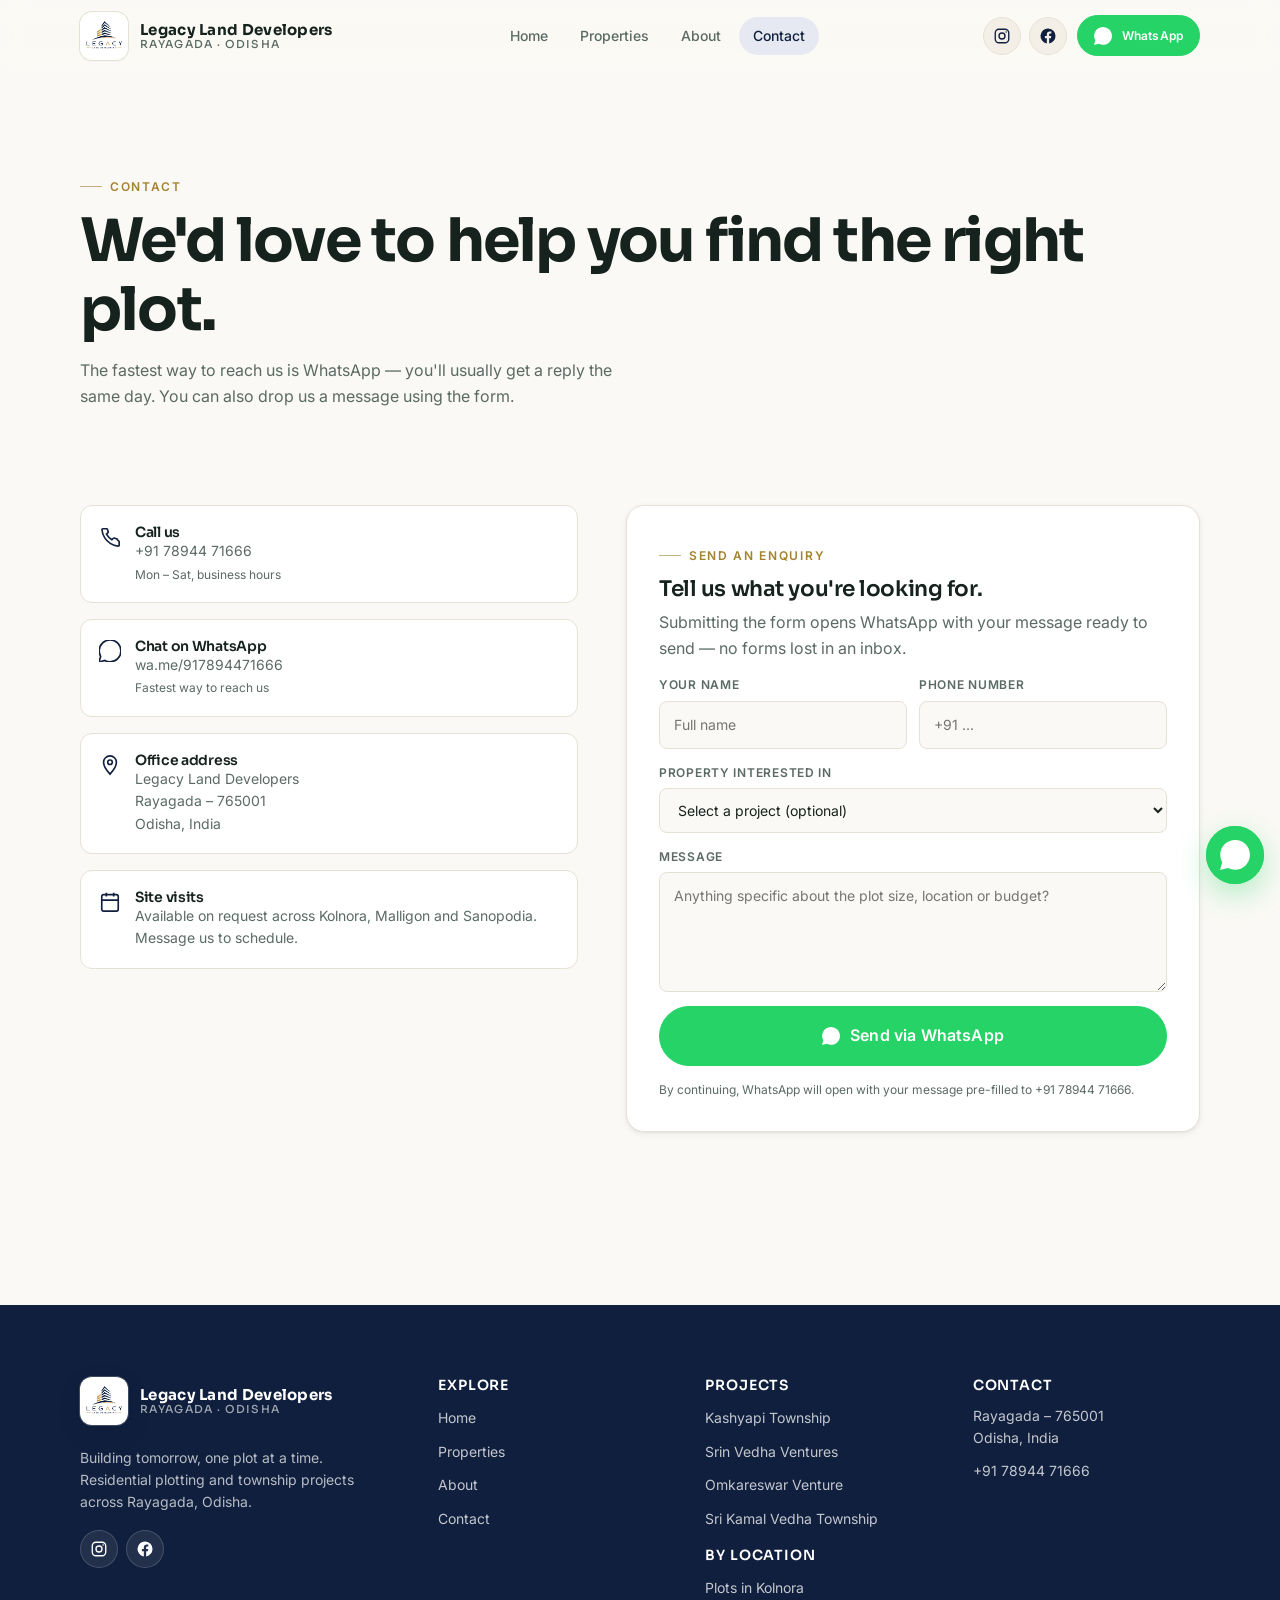
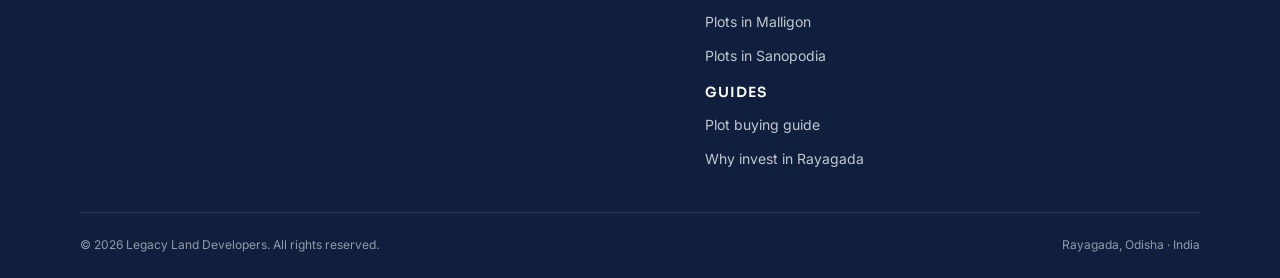
<file: contact.html>
<!doctype html>
<html lang="en-IN">
<head>
  <meta charset="utf-8" />
  <meta name="viewport" content="width=device-width, initial-scale=1, viewport-fit=cover" />
  <meta name="theme-color" content="#101f3d" />

  <!-- Primary SEO -->
  <title>Contact Legacy Land Developers | Plots in Rayagada, Odisha</title>
  <meta name="description" content="Contact Legacy Land Developers for residential plots and gated township projects in Rayagada, Odisha. WhatsApp +91 78944 71666 or send an enquiry from the form." />
  <meta name="keywords" content="contact Legacy Land Developers, plots in Rayagada contact, land developers Rayagada phone, buy plots Rayagada, plots enquiry Odisha, WhatsApp plots Rayagada" />
  <meta name="author" content="Legacy Land Developers" />
  <meta name="robots" content="index, follow, max-image-preview:large, max-snippet:-1" />
  <link rel="canonical" href="https://legacylanddevelopers.in/contact.html" />

  <!-- Geo targeting -->
  <meta name="geo.region" content="IN-OR" />
  <meta name="geo.placename" content="Rayagada, Odisha" />
  <meta name="geo.position" content="19.1667;83.4167" />
  <meta name="ICBM" content="19.1667, 83.4167" />

  <!-- Icons -->
  <link rel="icon" type="image/png" href="assets/images/favicon.png" />
  <link rel="apple-touch-icon" href="assets/images/favicon.png" />
  <link rel="shortcut icon" href="assets/images/favicon.png" />

  <!-- Open Graph -->
  <meta property="og:type" content="website" />
  <meta property="og:site_name" content="Legacy Land Developers" />
  <meta property="og:locale" content="en_IN" />
  <meta property="og:title" content="Contact Legacy Land Developers | Plots in Rayagada, Odisha" />
  <meta property="og:description" content="WhatsApp +91 78944 71666 or send an enquiry to Legacy Land Developers — Rayagada, Odisha." />
  <meta property="og:url" content="https://legacylanddevelopers.in/contact.html" />
  <meta property="og:image" content="https://legacylanddevelopers.in/image/projectimage.png" />
  <meta property="og:image:alt" content="Contact Legacy Land Developers — Rayagada, Odisha" />

  <!-- Twitter Card -->
  <meta name="twitter:card" content="summary_large_image" />
  <meta name="twitter:title" content="Contact Legacy Land Developers | Rayagada, Odisha" />
  <meta name="twitter:description" content="WhatsApp +91 78944 71666 for residential plots and gated township projects in Rayagada, Odisha." />
  <meta name="twitter:image" content="https://legacylanddevelopers.in/image/projectimage.png" />

  <link rel="preconnect" href="https://fonts.googleapis.com" />
  <link rel="preconnect" href="https://fonts.gstatic.com" crossorigin />
  <link rel="stylesheet" href="https://fonts.googleapis.com/css2?family=Inter:wght@400;500;600;700&family=Sora:wght@500;600;700&display=swap" />
  <link rel="stylesheet" href="assets/css/styles.css" />

  <!-- Structured data -->
  <script type="application/ld+json">
  {
    "@context": "https://schema.org",
    "@graph": [
      {
        "@type": "ContactPage",
        "@id": "https://legacylanddevelopers.in/contact.html#webpage",
        "url": "https://legacylanddevelopers.in/contact.html",
        "name": "Contact Legacy Land Developers | Plots in Rayagada, Odisha",
        "description": "Contact Legacy Land Developers for residential plots and gated township projects in Rayagada, Odisha. WhatsApp +91 78944 71666 or send an enquiry.",
        "inLanguage": "en-IN",
        "isPartOf": { "@id": "https://legacylanddevelopers.in/#website" },
        "about": { "@id": "https://legacylanddevelopers.in/#organization" },
        "breadcrumb": { "@id": "https://legacylanddevelopers.in/contact.html#breadcrumb" },
        "mainEntity": { "@id": "https://legacylanddevelopers.in/#organization" }
      },
      {
        "@type": "BreadcrumbList",
        "@id": "https://legacylanddevelopers.in/contact.html#breadcrumb",
        "itemListElement": [
          { "@type": "ListItem", "position": 1, "name": "Home", "item": "https://legacylanddevelopers.in/" },
          { "@type": "ListItem", "position": 2, "name": "Contact", "item": "https://legacylanddevelopers.in/contact.html" }
        ]
      }
    ]
  }
  </script>
</head>
<body>
  <a class="sr-only" href="#main">Skip to content</a>

  <header class="site-header" role="banner">
    <div class="container header-inner">
      <a href="index.html" class="brand" aria-label="Legacy Land Developers — Home">
        <span class="brand-mark" aria-hidden="true"><img src="assets/images/logo.png" onerror="this.onerror=null;this.src='assets/images/logo.png';" alt="Legacy Land Developers" width="48" height="48" /></span>
        <span class="brand-name">
          <span class="brand-primary">Legacy Land Developers</span>
          <span class="brand-secondary">Rayagada · Odisha</span>
        </span>
      </a>
      <nav id="primary-nav" class="primary-nav" aria-label="Primary">
        <a href="index.html">Home</a>
        <a href="properties.html">Properties</a>
        <a href="about.html">About</a>
        <a href="contact.html" aria-current="page">Contact</a>
      
        <div class="primary-nav__socials" aria-label="Follow us on social media">
          <a class="social-link" href="https://www.instagram.com/legacy_land_developers?stkn=Zjk3cHJqamcxYjAx" target="_blank" rel="noopener" aria-label="Follow us on Instagram">
            <svg viewBox="0 0 24 24" fill="none" stroke="currentColor" stroke-width="1.8" stroke-linecap="round" stroke-linejoin="round" aria-hidden="true"><rect x="3" y="3" width="18" height="18" rx="5"/><circle cx="12" cy="12" r="4"/><circle cx="17.5" cy="6.5" r="1" fill="currentColor" stroke="none"/></svg>
          </a>
          <a class="social-link" href="https://www.facebook.com/share/185R3Wf4mj/" target="_blank" rel="noopener" aria-label="Follow us on Facebook">
            <svg viewBox="0 0 24 24" fill="currentColor" aria-hidden="true"><path d="M22 12a10 10 0 1 0-11.56 9.88v-6.99h-2.54V12h2.54V9.8c0-2.5 1.49-3.89 3.77-3.89 1.09 0 2.24.2 2.24.2v2.46h-1.26c-1.24 0-1.63.77-1.63 1.56V12h2.77l-.44 2.89h-2.33v6.99A10 10 0 0 0 22 12Z"/></svg>
          </a>
        </div>
      </nav>
      <div class="header-actions">
        <div class="social-links social-links--header" aria-label="Follow us on social media">
          <a class="social-link" href="https://www.instagram.com/legacy_land_developers?stkn=Zjk3cHJqamcxYjAx" target="_blank" rel="noopener" aria-label="Follow us on Instagram">
            <svg viewBox="0 0 24 24" fill="none" stroke="currentColor" stroke-width="1.8" stroke-linecap="round" stroke-linejoin="round" aria-hidden="true"><rect x="3" y="3" width="18" height="18" rx="5"/><circle cx="12" cy="12" r="4"/><circle cx="17.5" cy="6.5" r="1" fill="currentColor" stroke="none"/></svg>
          </a>
          <a class="social-link" href="https://www.facebook.com/share/185R3Wf4mj/" target="_blank" rel="noopener" aria-label="Follow us on Facebook">
            <svg viewBox="0 0 24 24" fill="currentColor" aria-hidden="true"><path d="M22 12a10 10 0 1 0-11.56 9.88v-6.99h-2.54V12h2.54V9.8c0-2.5 1.49-3.89 3.77-3.89 1.09 0 2.24.2 2.24.2v2.46h-1.26c-1.24 0-1.63.77-1.63 1.56V12h2.77l-.44 2.89h-2.33v6.99A10 10 0 0 0 22 12Z"/></svg>
          </a>
        </div>
        <a class="btn btn-whatsapp btn-sm" href="https://wa.me/917894471666" target="_blank" rel="noopener" aria-label="Chat on WhatsApp">
          <svg viewBox="0 0 24 24" aria-hidden="true"><path d="M20.52 3.48A11.86 11.86 0 0 0 12.06 0C5.5 0 .2 5.3.2 11.86c0 2.09.55 4.13 1.6 5.93L0 24l6.36-1.66a11.83 11.83 0 0 0 5.7 1.45h.01c6.56 0 11.86-5.3 11.86-11.86 0-3.17-1.23-6.15-3.41-8.45Z"/></svg>
          <span class="btn-label">WhatsApp</span>
        </a>
        <button type="button" class="nav-toggle" aria-controls="primary-nav" aria-expanded="false" aria-label="Toggle navigation">
          <svg class="icon-open" viewBox="0 0 24 24" fill="none" stroke="currentColor" stroke-width="2" stroke-linecap="round"><line x1="4" y1="7" x2="20" y2="7"/><line x1="4" y1="12" x2="20" y2="12"/><line x1="4" y1="17" x2="20" y2="17"/></svg>
          <svg class="icon-close" viewBox="0 0 24 24" fill="none" stroke="currentColor" stroke-width="2" stroke-linecap="round"><line x1="6" y1="6" x2="18" y2="18"/><line x1="6" y1="18" x2="18" y2="6"/></svg>
        </button>
      </div>
    </div>
  </header>

  <main id="main">
    <section class="section container" style="padding-bottom:0">
      <span class="eyebrow reveal">Contact</span>
      <h1 class="reveal" style="margin-top:10px;max-width:22ch">We'd love to help you find the right plot.</h1>
      <p class="reveal" style="margin-top:14px;max-width:56ch">The fastest way to reach us is WhatsApp — you'll usually get a reply the same day. You can also drop us a message using the form.</p>
    </section>

    <section class="section container">
      <div class="contact-grid">
        <div>
          <ul class="contact-list">
            <li class="reveal">
              <svg viewBox="0 0 24 24" fill="none" stroke="currentColor" stroke-width="1.8" aria-hidden="true"><path d="M22 16.92V21a1 1 0 0 1-1.09 1 19.86 19.86 0 0 1-8.63-3.07 19.5 19.5 0 0 1-6-6A19.86 19.86 0 0 1 3.21 4.09 1 1 0 0 1 4.2 3h4.09a1 1 0 0 1 1 .75c.16.9.42 1.77.78 2.6a1 1 0 0 1-.22 1L8.09 8.91a16 16 0 0 0 6 6l1.56-1.56a1 1 0 0 1 1-.22c.83.36 1.7.62 2.6.78a1 1 0 0 1 .75 1Z"/></svg>
              <div>
                <h4>Call us</h4>
                <p><a href="tel:+917894471666">+91 78944 71666</a></p>
                <p style="font-size:12px;margin-top:2px">Mon – Sat, business hours</p>
              </div>
            </li>
            <li class="reveal">
              <svg viewBox="0 0 24 24" fill="none" stroke="currentColor" stroke-width="1.8" aria-hidden="true"><path d="M20.52 3.48A11.86 11.86 0 0 0 12.06 0C5.5 0 .2 5.3.2 11.86c0 2.09.55 4.13 1.6 5.93L0 24l6.36-1.66a11.83 11.83 0 0 0 5.7 1.45h.01c6.56 0 11.86-5.3 11.86-11.86 0-3.17-1.23-6.15-3.41-8.45Z"/></svg>
              <div>
                <h4>Chat on WhatsApp</h4>
                <p><a href="https://wa.me/917894471666" target="_blank" rel="noopener">wa.me/917894471666</a></p>
                <p style="font-size:12px;margin-top:2px">Fastest way to reach us</p>
              </div>
            </li>
            <li class="reveal">
              <svg viewBox="0 0 24 24" fill="none" stroke="currentColor" stroke-width="1.8" aria-hidden="true"><path d="M12 22s-7-7.58-7-13a7 7 0 1 1 14 0c0 5.42-7 13-7 13Z"/><circle cx="12" cy="9" r="2.5"/></svg>
              <div>
                <h4>Office address</h4>
                <p>Legacy Land Developers<br />Rayagada – 765001<br />Odisha, India</p>
              </div>
            </li>
            <li class="reveal">
              <svg viewBox="0 0 24 24" fill="none" stroke="currentColor" stroke-width="1.8" aria-hidden="true"><rect x="3" y="4" width="18" height="18" rx="2"/><path d="M16 2v4M8 2v4M3 10h18"/></svg>
              <div>
                <h4>Site visits</h4>
                <p>Available on request across Kolnora, Malligon and Sanopodia. Message us to schedule.</p>
              </div>
            </li>
          </ul>
        </div>

        <div>
          <form id="enquiry-form" class="enquiry-form reveal" novalidate>
            <div>
              <span class="eyebrow" style="margin-bottom:6px">Send an enquiry</span>
              <h2 style="margin-top:6px;font-size:1.35rem">Tell us what you're looking for.</h2>
              <p style="margin-top:8px">Submitting the form opens WhatsApp with your message ready to send — no forms lost in an inbox.</p>
            </div>
            <div class="field-row">
              <div class="field">
                <label for="f-name">Your name</label>
                <input id="f-name" name="name" type="text" required autocomplete="name" placeholder="Full name" />
              </div>
              <div class="field">
                <label for="f-phone">Phone number</label>
                <input id="f-phone" name="phone" type="tel" required autocomplete="tel" placeholder="+91 ..." />
              </div>
            </div>
            <div class="field">
              <label for="f-property">Property interested in</label>
              <select id="f-property" name="property">
                <option value="">Select a project (optional)</option>
                <option>Kashyapi Township</option>
                <option>Srin Vedha Ventures</option>
                <option>Omkareswar Venture</option>
                <option>Sri Kamal Vedha Township</option>
                <option>Not sure — need guidance</option>
              </select>
            </div>
            <div class="field">
              <label for="f-message">Message</label>
              <textarea id="f-message" name="message" placeholder="Anything specific about the plot size, location or budget?"></textarea>
            </div>
            <button type="submit" class="btn btn-whatsapp btn-lg btn-block">
              <svg viewBox="0 0 24 24" fill="currentColor" aria-hidden="true"><path d="M20.52 3.48A11.86 11.86 0 0 0 12.06 0C5.5 0 .2 5.3.2 11.86c0 2.09.55 4.13 1.6 5.93L0 24l6.36-1.66a11.83 11.83 0 0 0 5.7 1.45h.01c6.56 0 11.86-5.3 11.86-11.86 0-3.17-1.23-6.15-3.41-8.45Z"/></svg>
              Send via WhatsApp
            </button>
            <p class="form-note">By continuing, WhatsApp will open with your message pre-filled to +91 78944 71666.</p>
          </form>
        </div>
      </div>
    </section>
  </main>

  <footer class="site-footer" role="contentinfo">
    <div class="container">
      <div class="footer-grid">
        <div class="footer-brand">
          <div class="brand">
            <span class="brand-mark" aria-hidden="true"><img src="assets/images/logo.png" onerror="this.onerror=null;this.src='assets/images/logo.png';" alt="Legacy Land Developers" width="48" height="48" /></span>
            <span class="brand-name">
              <span class="brand-primary">Legacy Land Developers</span>
              <span class="brand-secondary">Rayagada · Odisha</span>
            </span>
          </div>
          <p>Building tomorrow, one plot at a time. Residential plotting and township projects across Rayagada, Odisha.</p>
          <div class="social-links social-links--footer" aria-label="Follow us on social media">
            <a class="social-link" href="https://www.instagram.com/legacy_land_developers?stkn=Zjk3cHJqamcxYjAx" target="_blank" rel="noopener" aria-label="Follow us on Instagram">
              <svg viewBox="0 0 24 24" fill="none" stroke="currentColor" stroke-width="1.8" stroke-linecap="round" stroke-linejoin="round" aria-hidden="true"><rect x="3" y="3" width="18" height="18" rx="5"/><circle cx="12" cy="12" r="4"/><circle cx="17.5" cy="6.5" r="1" fill="currentColor" stroke="none"/></svg>
            </a>
            <a class="social-link" href="https://www.facebook.com/share/185R3Wf4mj/" target="_blank" rel="noopener" aria-label="Follow us on Facebook">
              <svg viewBox="0 0 24 24" fill="currentColor" aria-hidden="true"><path d="M22 12a10 10 0 1 0-11.56 9.88v-6.99h-2.54V12h2.54V9.8c0-2.5 1.49-3.89 3.77-3.89 1.09 0 2.24.2 2.24.2v2.46h-1.26c-1.24 0-1.63.77-1.63 1.56V12h2.77l-.44 2.89h-2.33v6.99A10 10 0 0 0 22 12Z"/></svg>
            </a>
          </div>
        </div>
        <div class="footer-links">
          <h4>Explore</h4>
          <ul>
            <li><a href="index.html">Home</a></li>
            <li><a href="properties.html">Properties</a></li>
            <li><a href="about.html">About</a></li>
            <li><a href="contact.html">Contact</a></li>
          </ul>
        </div>
        <div class="footer-links">
          <h4>Projects</h4>
          <ul>
            <li><a href="properties/kashyapi-township.html">Kashyapi Township</a></li>
            <li><a href="properties/srin-vedha-ventures.html">Srin Vedha Ventures</a></li>
            <li><a href="properties/omkareswar-venture.html">Omkareswar Venture</a></li>
            <li><a href="properties/sri-kamal-vedha-township.html">Sri Kamal Vedha Township</a></li>
          </ul>
          <h4 style="margin-top:16px">By location</h4>
          <ul>
            <li><a href="plots-in-kolnora-rayagada.html">Plots in Kolnora</a></li>
            <li><a href="plots-in-malligon-rayagada.html">Plots in Malligon</a></li>
            <li><a href="plots-in-sanopodia-rayagada.html">Plots in Sanopodia</a></li>
          </ul>
          <h4 style="margin-top:16px">Guides</h4>
          <ul>
            <li><a href="plot-buying-guide-rayagada.html">Plot buying guide</a></li>
            <li><a href="why-invest-rayagada-real-estate.html">Why invest in Rayagada</a></li>
          </ul>
        </div>
        <div class="footer-contact">
          <h4>Contact</h4>
          <p>Rayagada – 765001<br />Odisha, India</p>
          <p style="margin-top:10px"><a href="tel:+917894471666">+91 78944 71666</a></p>
        </div>
      </div>
      <div class="footer-bottom">
        <span>© <span id="current-year">2026</span> Legacy Land Developers. All rights reserved.</span>
        <span>Rayagada, Odisha · India</span>
      </div>
    </div>
  </footer>

  <a class="wa-float" href="https://wa.me/917894471666" target="_blank" rel="noopener" aria-label="Chat with us on WhatsApp">
    <svg viewBox="0 0 24 24" aria-hidden="true"><path d="M20.52 3.48A11.86 11.86 0 0 0 12.06 0C5.5 0 .2 5.3.2 11.86c0 2.09.55 4.13 1.6 5.93L0 24l6.36-1.66a11.83 11.83 0 0 0 5.7 1.45h.01c6.56 0 11.86-5.3 11.86-11.86 0-3.17-1.23-6.15-3.41-8.45Z"/></svg>
  </a>

  <script src="assets/js/data.js"></script>
  <script src="assets/js/main.js"></script>
</body>
</html>
</file>
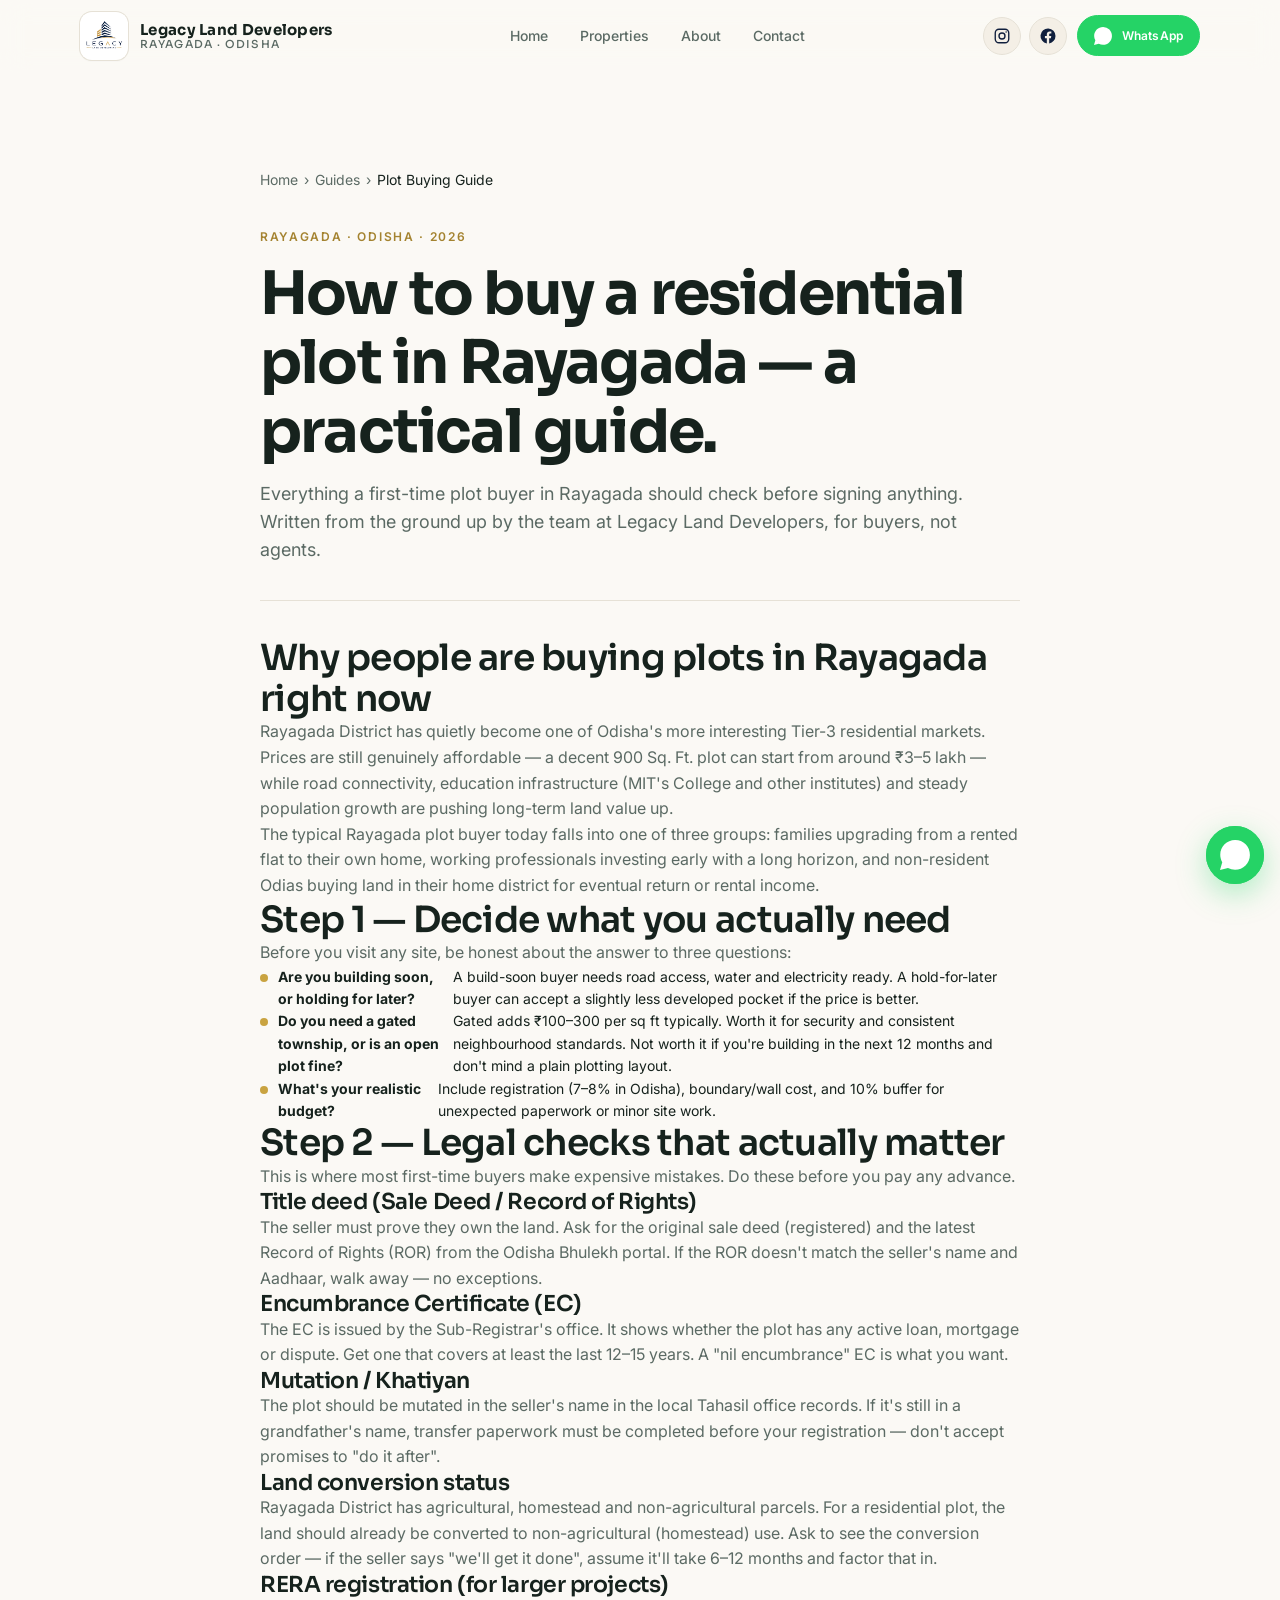
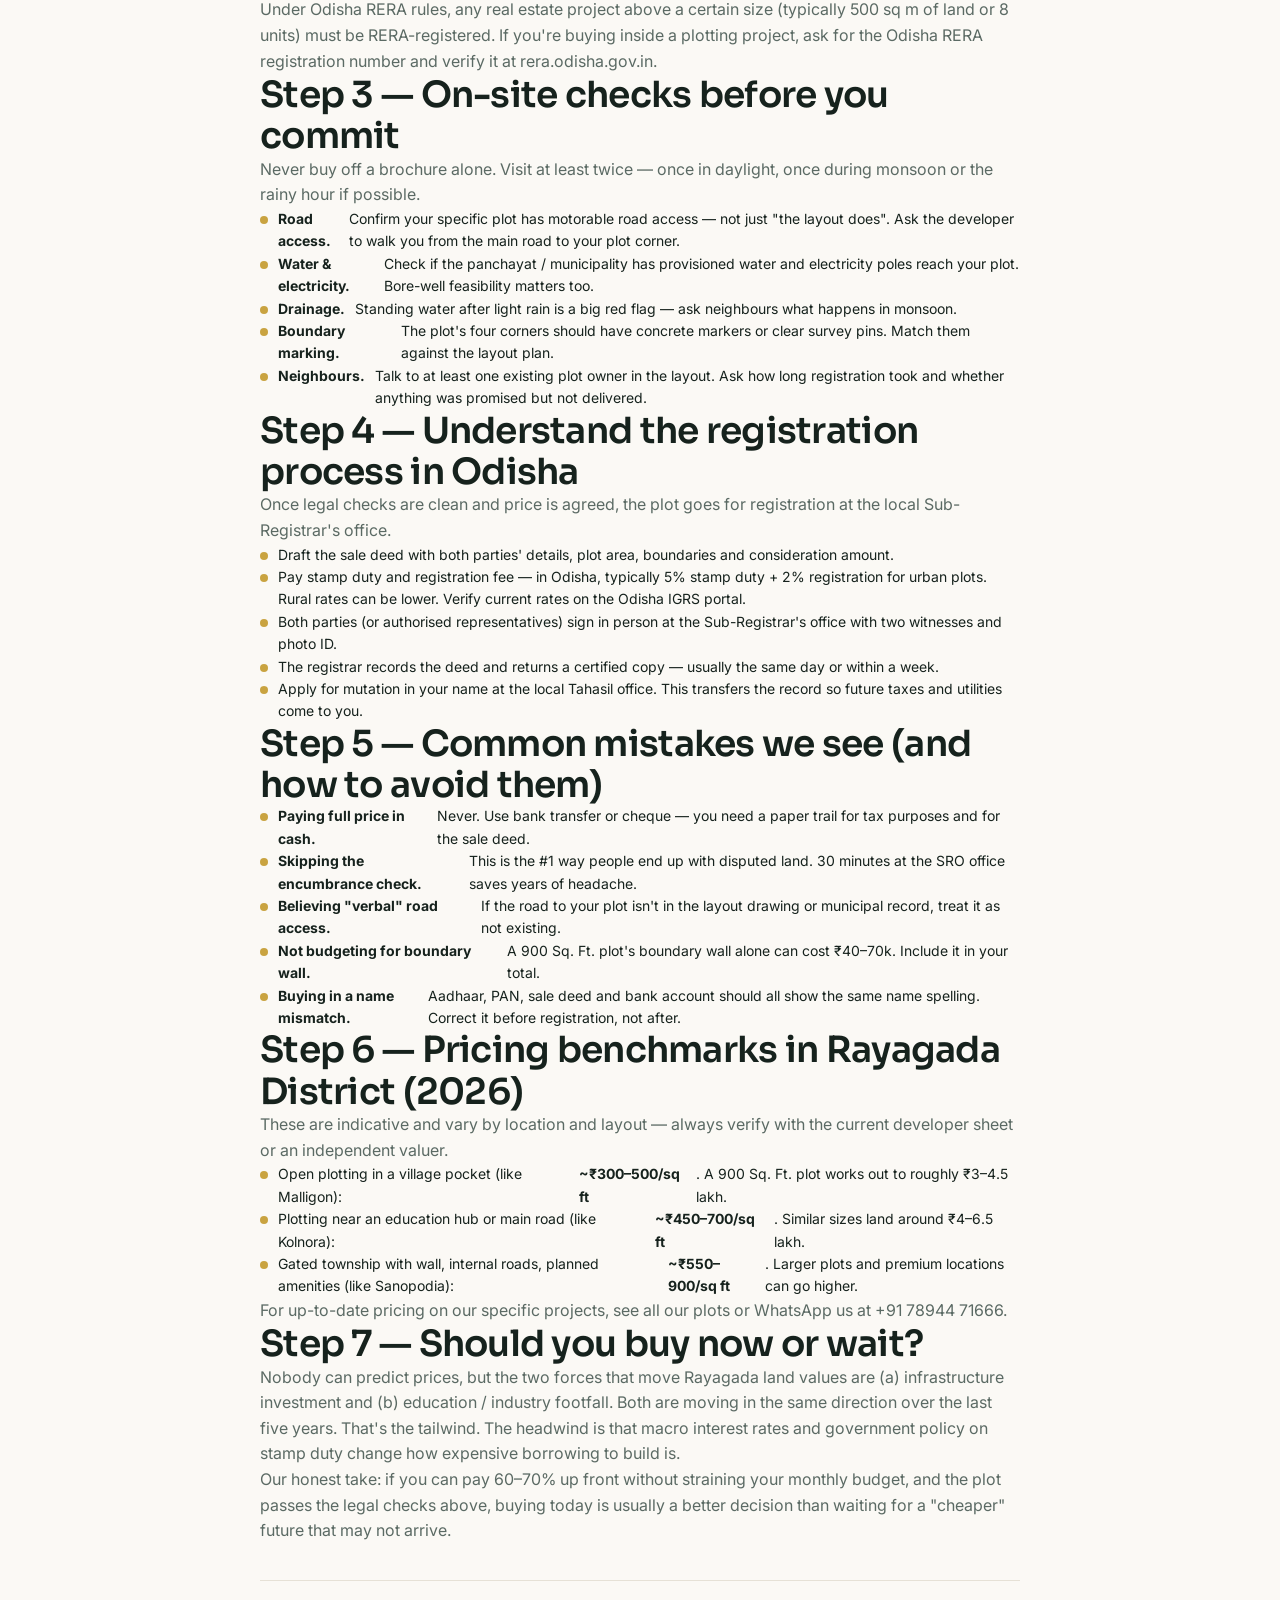
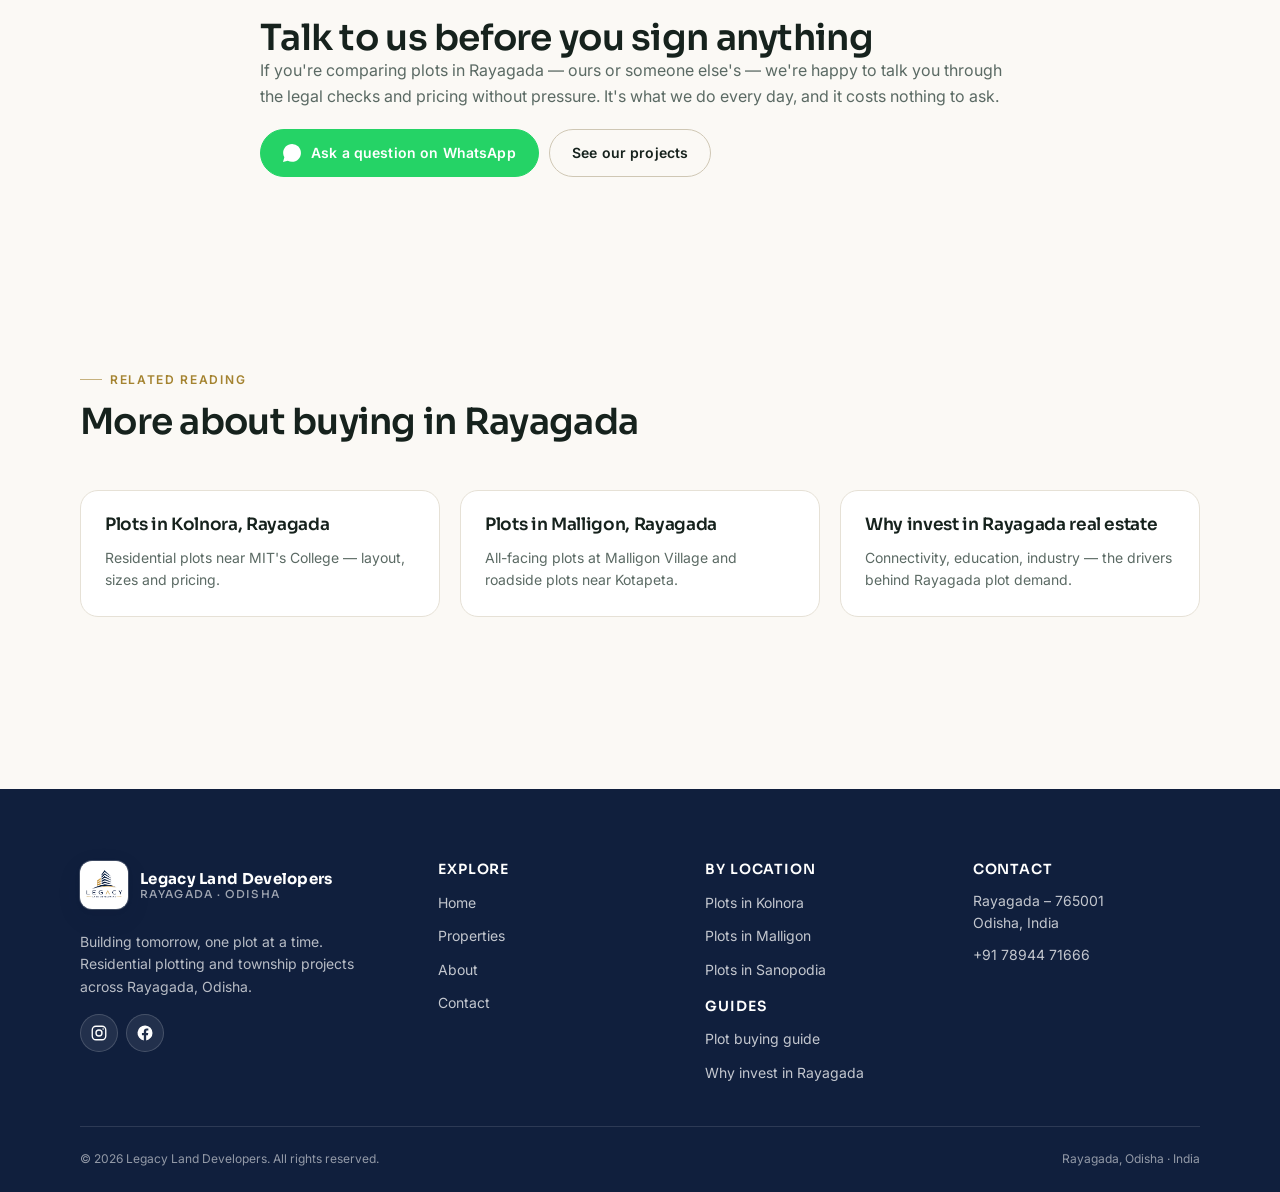
<file: plot-buying-guide-rayagada.html>
<!doctype html>
<html lang="en-IN">
<head>
  <meta charset="utf-8" />
  <meta name="viewport" content="width=device-width, initial-scale=1, viewport-fit=cover" />
  <meta name="theme-color" content="#101f3d" />

  <!-- Primary SEO -->
  <title>How to Buy a Plot in Rayagada, Odisha — Complete Buyer's Guide</title>
  <meta name="description" content="A practical guide to buying a residential plot in Rayagada, Odisha — legal checks, title deed, registration, RERA, road/water access, common mistakes and pricing tips." />
  <meta name="keywords" content="how to buy plot Rayagada, plot buying guide Odisha, residential plot buying process, title deed check Odisha, encumbrance certificate Odisha, plot registration Rayagada, RERA Odisha plots, first time plot buyer, cheap plots Rayagada guide, best plots Rayagada" />
  <meta name="author" content="Legacy Land Developers" />
  <meta name="robots" content="index, follow, max-image-preview:large, max-snippet:-1" />
  <link rel="canonical" href="https://legacylanddevelopers.in/plot-buying-guide-rayagada.html" />

  <!-- Geo targeting -->
  <meta name="geo.region" content="IN-OR" />
  <meta name="geo.placename" content="Rayagada, Odisha" />
  <meta name="geo.position" content="19.1667;83.4167" />
  <meta name="ICBM" content="19.1667, 83.4167" />

  <!-- Icons -->
  <link rel="icon" type="image/png" href="assets/images/favicon.png" />
  <link rel="apple-touch-icon" href="assets/images/favicon.png" />
  <link rel="shortcut icon" href="assets/images/favicon.png" />

  <!-- Open Graph -->
  <meta property="og:type" content="article" />
  <meta property="og:site_name" content="Legacy Land Developers" />
  <meta property="og:locale" content="en_IN" />
  <meta property="og:title" content="How to Buy a Plot in Rayagada, Odisha — Complete Buyer's Guide" />
  <meta property="og:description" content="Legal checks, title deed, registration, RERA, road/water access — the practical guide to buying a residential plot in Rayagada." />
  <meta property="og:url" content="https://legacylanddevelopers.in/plot-buying-guide-rayagada.html" />
  <meta property="og:image" content="https://legacylanddevelopers.in/image/projectimage.png" />
  <meta property="og:image:alt" content="Residential plots in Rayagada, Odisha — Legacy Land Developers" />

  <!-- Twitter Card -->
  <meta name="twitter:card" content="summary_large_image" />
  <meta name="twitter:title" content="How to Buy a Plot in Rayagada, Odisha — Buyer's Guide" />
  <meta name="twitter:description" content="Legal checks, title deed, registration, RERA — the practical guide to buying a residential plot in Rayagada." />
  <meta name="twitter:image" content="https://legacylanddevelopers.in/image/projectimage.png" />

  <link rel="preconnect" href="https://fonts.googleapis.com" />
  <link rel="preconnect" href="https://fonts.gstatic.com" crossorigin />
  <link rel="stylesheet" href="https://fonts.googleapis.com/css2?family=Inter:wght@400;500;600;700&family=Sora:wght@500;600;700&display=swap" />

  <link rel="stylesheet" href="assets/css/styles.css" />

  <!-- Structured data -->
  <script type="application/ld+json">
  {
    "@context": "https://schema.org",
    "@graph": [
      {
        "@type": "Article",
        "@id": "https://legacylanddevelopers.in/plot-buying-guide-rayagada.html#article",
        "headline": "How to Buy a Residential Plot in Rayagada, Odisha — A Practical Guide",
        "description": "A practical guide to buying a residential plot in Rayagada, Odisha — legal checks, title deed, encumbrance certificate, registration process, RERA and common mistakes.",
        "image": "https://legacylanddevelopers.in/image/projectimage.png",
        "author": { "@id": "https://legacylanddevelopers.in/#organization" },
        "publisher": { "@id": "https://legacylanddevelopers.in/#organization" },
        "inLanguage": "en-IN",
        "datePublished": "2026-09-12",
        "dateModified": "2026-09-12",
        "mainEntityOfPage": "https://legacylanddevelopers.in/plot-buying-guide-rayagada.html",
        "articleSection": "Real Estate Guide",
        "keywords": "plot buying guide Rayagada, residential plot Odisha, title deed, encumbrance certificate, plot registration, RERA Odisha"
      },
      {
        "@type": "BreadcrumbList",
        "@id": "https://legacylanddevelopers.in/plot-buying-guide-rayagada.html#breadcrumb",
        "itemListElement": [
          { "@type": "ListItem", "position": 1, "name": "Home", "item": "https://legacylanddevelopers.in/" },
          { "@type": "ListItem", "position": 2, "name": "Guides", "item": "https://legacylanddevelopers.in/plot-buying-guide-rayagada.html" },
          { "@type": "ListItem", "position": 3, "name": "Plot Buying Guide", "item": "https://legacylanddevelopers.in/plot-buying-guide-rayagada.html" }
        ]
      }
    ]
  }
  </script>
</head>
<body>
  <a class="sr-only" href="#main">Skip to content</a>

  <header class="site-header" role="banner">
    <div class="container header-inner">
      <a href="index.html" class="brand" aria-label="Legacy Land Developers — Home">
        <span class="brand-mark" aria-hidden="true"><img src="assets/images/logo.png" onerror="this.onerror=null;this.src='assets/images/logo.png';" alt="Legacy Land Developers" width="48" height="48" /></span>
        <span class="brand-name">
          <span class="brand-primary">Legacy Land Developers</span>
          <span class="brand-secondary">Rayagada · Odisha</span>
        </span>
      </a>
      <nav id="primary-nav" class="primary-nav" aria-label="Primary">
        <a href="index.html">Home</a>
        <a href="properties.html">Properties</a>
        <a href="about.html">About</a>
        <a href="contact.html">Contact</a>
        <div class="primary-nav__socials" aria-label="Follow us on social media">
          <a class="social-link" href="https://www.instagram.com/legacy_land_developers?stkn=Zjk3cHJqamcxYjAx" target="_blank" rel="noopener" aria-label="Follow us on Instagram">
            <svg viewBox="0 0 24 24" fill="none" stroke="currentColor" stroke-width="1.8" stroke-linecap="round" stroke-linejoin="round" aria-hidden="true"><rect x="3" y="3" width="18" height="18" rx="5"/><circle cx="12" cy="12" r="4"/><circle cx="17.5" cy="6.5" r="1" fill="currentColor" stroke="none"/></svg>
          </a>
          <a class="social-link" href="https://www.facebook.com/share/185R3Wf4mj/" target="_blank" rel="noopener" aria-label="Follow us on Facebook">
            <svg viewBox="0 0 24 24" fill="currentColor" aria-hidden="true"><path d="M22 12a10 10 0 1 0-11.56 9.88v-6.99h-2.54V12h2.54V9.8c0-2.5 1.49-3.89 3.77-3.89 1.09 0 2.24.2 2.24.2v2.46h-1.26c-1.24 0-1.63.77-1.63 1.56V12h2.77l-.44 2.89h-2.33v6.99A10 10 0 0 0 22 12Z"/></svg>
          </a>
        </div>
      </nav>
      <div class="header-actions">
        <div class="social-links social-links--header" aria-label="Follow us on social media">
          <a class="social-link" href="https://www.instagram.com/legacy_land_developers?stkn=Zjk3cHJqamcxYjAx" target="_blank" rel="noopener" aria-label="Follow us on Instagram">
            <svg viewBox="0 0 24 24" fill="none" stroke="currentColor" stroke-width="1.8" stroke-linecap="round" stroke-linejoin="round" aria-hidden="true"><rect x="3" y="3" width="18" height="18" rx="5"/><circle cx="12" cy="12" r="4"/><circle cx="17.5" cy="6.5" r="1" fill="currentColor" stroke="none"/></svg>
          </a>
          <a class="social-link" href="https://www.facebook.com/share/185R3Wf4mj/" target="_blank" rel="noopener" aria-label="Follow us on Facebook">
            <svg viewBox="0 0 24 24" fill="currentColor" aria-hidden="true"><path d="M22 12a10 10 0 1 0-11.56 9.88v-6.99h-2.54V12h2.54V9.8c0-2.5 1.49-3.89 3.77-3.89 1.09 0 2.24.2 2.24.2v2.46h-1.26c-1.24 0-1.63.77-1.63 1.56V12h2.77l-.44 2.89h-2.33v6.99A10 10 0 0 0 22 12Z"/></svg>
          </a>
        </div>
        <a class="btn btn-whatsapp btn-sm" href="https://wa.me/917894471666?text=Hello%2C%20I%20have%20a%20question%20about%20buying%20a%20plot%20in%20Rayagada." target="_blank" rel="noopener" aria-label="Chat on WhatsApp">
          <svg viewBox="0 0 24 24" aria-hidden="true"><path d="M20.52 3.48A11.86 11.86 0 0 0 12.06 0C5.5 0 .2 5.3.2 11.86c0 2.09.55 4.13 1.6 5.93L0 24l6.36-1.66a11.83 11.83 0 0 0 5.7 1.45h.01c6.56 0 11.86-5.3 11.86-11.86 0-3.17-1.23-6.15-3.41-8.45Z"/></svg>
          <span class="btn-label">WhatsApp</span>
        </a>
        <button type="button" class="nav-toggle" aria-controls="primary-nav" aria-expanded="false" aria-label="Toggle navigation">
          <svg class="icon-open" viewBox="0 0 24 24" fill="none" stroke="currentColor" stroke-width="2" stroke-linecap="round"><line x1="4" y1="7" x2="20" y2="7"/><line x1="4" y1="12" x2="20" y2="12"/><line x1="4" y1="17" x2="20" y2="17"/></svg>
          <svg class="icon-close" viewBox="0 0 24 24" fill="none" stroke="currentColor" stroke-width="2" stroke-linecap="round"><line x1="6" y1="6" x2="18" y2="18"/><line x1="6" y1="18" x2="18" y2="6"/></svg>
        </button>
      </div>
    </div>
  </header>

  <main id="main">
    <article class="section container" style="max-width:840px;margin-inline:auto">
      <nav class="breadcrumbs" aria-label="Breadcrumb">
        <a href="index.html">Home</a> <span>›</span>
        <span>Guides</span> <span>›</span>
        <span aria-current="page">Plot Buying Guide</span>
      </nav>

      <span class="eyebrow reveal" style="margin-top:18px;display:inline-block">Rayagada · Odisha · 2026</span>
      <h1 class="reveal" style="margin-top:10px">How to buy a residential plot in Rayagada — a practical guide.</h1>
      <p class="lead reveal" style="margin-top:14px;color:var(--color-text-muted)">Everything a first-time plot buyer in Rayagada should check before signing anything. Written from the ground up by the team at Legacy Land Developers, for buyers, not agents.</p>

      <hr style="margin:36px 0;border:none;border-top:1px solid var(--color-border)" />

      <h2 class="reveal">Why people are buying plots in Rayagada right now</h2>
      <p class="reveal">Rayagada District has quietly become one of Odisha's more interesting Tier-3 residential markets. Prices are still genuinely affordable — a decent 900 Sq. Ft. plot can start from around ₹3–5 lakh — while road connectivity, education infrastructure (MIT's College and other institutes) and steady population growth are pushing long-term land value up.</p>
      <p class="reveal">The typical Rayagada plot buyer today falls into one of three groups: families upgrading from a rented flat to their own home, working professionals investing early with a long horizon, and non-resident Odias buying land in their home district for eventual return or rental income.</p>

      <h2 class="reveal">Step 1 — Decide what you actually need</h2>
      <p class="reveal">Before you visit any site, be honest about the answer to three questions:</p>
      <ul class="bullets">
        <li class="reveal"><strong>Are you building soon, or holding for later?</strong> A build-soon buyer needs road access, water and electricity ready. A hold-for-later buyer can accept a slightly less developed pocket if the price is better.</li>
        <li class="reveal"><strong>Do you need a gated township, or is an open plot fine?</strong> Gated adds ₹100–300 per sq ft typically. Worth it for security and consistent neighbourhood standards. Not worth it if you're building in the next 12 months and don't mind a plain plotting layout.</li>
        <li class="reveal"><strong>What's your realistic budget?</strong> Include registration (7–8% in Odisha), boundary/wall cost, and 10% buffer for unexpected paperwork or minor site work.</li>
      </ul>

      <h2 class="reveal">Step 2 — Legal checks that actually matter</h2>
      <p class="reveal">This is where most first-time buyers make expensive mistakes. Do these before you pay any advance.</p>
      <h3 class="reveal">Title deed (Sale Deed / Record of Rights)</h3>
      <p class="reveal">The seller must prove they own the land. Ask for the original sale deed (registered) and the latest Record of Rights (ROR) from the Odisha Bhulekh portal. If the ROR doesn't match the seller's name and Aadhaar, walk away — no exceptions.</p>
      <h3 class="reveal">Encumbrance Certificate (EC)</h3>
      <p class="reveal">The EC is issued by the Sub-Registrar's office. It shows whether the plot has any active loan, mortgage or dispute. Get one that covers at least the last 12–15 years. A "nil encumbrance" EC is what you want.</p>
      <h3 class="reveal">Mutation / Khatiyan</h3>
      <p class="reveal">The plot should be mutated in the seller's name in the local Tahasil office records. If it's still in a grandfather's name, transfer paperwork must be completed before your registration — don't accept promises to "do it after".</p>
      <h3 class="reveal">Land conversion status</h3>
      <p class="reveal">Rayagada District has agricultural, homestead and non-agricultural parcels. For a residential plot, the land should already be converted to non-agricultural (homestead) use. Ask to see the conversion order — if the seller says "we'll get it done", assume it'll take 6–12 months and factor that in.</p>
      <h3 class="reveal">RERA registration (for larger projects)</h3>
      <p class="reveal">Under Odisha RERA rules, any real estate project above a certain size (typically 500 sq m of land or 8 units) must be RERA-registered. If you're buying inside a plotting project, ask for the Odisha RERA registration number and verify it at rera.odisha.gov.in.</p>

      <h2 class="reveal">Step 3 — On-site checks before you commit</h2>
      <p class="reveal">Never buy off a brochure alone. Visit at least twice — once in daylight, once during monsoon or the rainy hour if possible.</p>
      <ul class="bullets">
        <li class="reveal"><strong>Road access.</strong> Confirm your specific plot has motorable road access — not just "the layout does". Ask the developer to walk you from the main road to your plot corner.</li>
        <li class="reveal"><strong>Water &amp; electricity.</strong> Check if the panchayat / municipality has provisioned water and electricity poles reach your plot. Bore-well feasibility matters too.</li>
        <li class="reveal"><strong>Drainage.</strong> Standing water after light rain is a big red flag — ask neighbours what happens in monsoon.</li>
        <li class="reveal"><strong>Boundary marking.</strong> The plot's four corners should have concrete markers or clear survey pins. Match them against the layout plan.</li>
        <li class="reveal"><strong>Neighbours.</strong> Talk to at least one existing plot owner in the layout. Ask how long registration took and whether anything was promised but not delivered.</li>
      </ul>

      <h2 class="reveal">Step 4 — Understand the registration process in Odisha</h2>
      <p class="reveal">Once legal checks are clean and price is agreed, the plot goes for registration at the local Sub-Registrar's office.</p>
      <ol class="bullets" style="counter-reset:step">
        <li class="reveal">Draft the sale deed with both parties' details, plot area, boundaries and consideration amount.</li>
        <li class="reveal">Pay stamp duty and registration fee — in Odisha, typically 5% stamp duty + 2% registration for urban plots. Rural rates can be lower. Verify current rates on the Odisha IGRS portal.</li>
        <li class="reveal">Both parties (or authorised representatives) sign in person at the Sub-Registrar's office with two witnesses and photo ID.</li>
        <li class="reveal">The registrar records the deed and returns a certified copy — usually the same day or within a week.</li>
        <li class="reveal">Apply for mutation in your name at the local Tahasil office. This transfers the record so future taxes and utilities come to you.</li>
      </ol>

      <h2 class="reveal">Step 5 — Common mistakes we see (and how to avoid them)</h2>
      <ul class="bullets">
        <li class="reveal"><strong>Paying full price in cash.</strong> Never. Use bank transfer or cheque — you need a paper trail for tax purposes and for the sale deed.</li>
        <li class="reveal"><strong>Skipping the encumbrance check.</strong> This is the #1 way people end up with disputed land. 30 minutes at the SRO office saves years of headache.</li>
        <li class="reveal"><strong>Believing "verbal" road access.</strong> If the road to your plot isn't in the layout drawing or municipal record, treat it as not existing.</li>
        <li class="reveal"><strong>Not budgeting for boundary wall.</strong> A 900 Sq. Ft. plot's boundary wall alone can cost ₹40–70k. Include it in your total.</li>
        <li class="reveal"><strong>Buying in a name mismatch.</strong> Aadhaar, PAN, sale deed and bank account should all show the same name spelling. Correct it before registration, not after.</li>
      </ul>

      <h2 class="reveal">Step 6 — Pricing benchmarks in Rayagada District (2026)</h2>
      <p class="reveal">These are indicative and vary by location and layout — always verify with the current developer sheet or an independent valuer.</p>
      <ul class="bullets">
        <li class="reveal">Open plotting in a village pocket (like Malligon): <strong>~₹300–500/sq ft</strong>. A 900 Sq. Ft. plot works out to roughly ₹3–4.5 lakh.</li>
        <li class="reveal">Plotting near an education hub or main road (like Kolnora): <strong>~₹450–700/sq ft</strong>. Similar sizes land around ₹4–6.5 lakh.</li>
        <li class="reveal">Gated township with wall, internal roads, planned amenities (like Sanopodia): <strong>~₹550–900/sq ft</strong>. Larger plots and premium locations can go higher.</li>
      </ul>
      <p class="reveal">For up-to-date pricing on our specific projects, <a href="properties.html">see all our plots</a> or WhatsApp us at <a href="https://wa.me/917894471666" target="_blank" rel="noopener">+91 78944 71666</a>.</p>

      <h2 class="reveal">Step 7 — Should you buy now or wait?</h2>
      <p class="reveal">Nobody can predict prices, but the two forces that move Rayagada land values are (a) infrastructure investment and (b) education / industry footfall. Both are moving in the same direction over the last five years. That's the tailwind. The headwind is that macro interest rates and government policy on stamp duty change how expensive borrowing to build is.</p>
      <p class="reveal">Our honest take: if you can pay 60–70% up front without straining your monthly budget, and the plot passes the legal checks above, buying today is usually a better decision than waiting for a "cheaper" future that may not arrive.</p>

      <hr style="margin:36px 0;border:none;border-top:1px solid var(--color-border)" />

      <h2 class="reveal">Talk to us before you sign anything</h2>
      <p class="reveal">If you're comparing plots in Rayagada — ours or someone else's — we're happy to talk you through the legal checks and pricing without pressure. It's what we do every day, and it costs nothing to ask.</p>

      <div class="reveal" style="margin-top:20px;display:flex;gap:10px;flex-wrap:wrap">
        <a class="btn btn-whatsapp" href="https://wa.me/917894471666?text=Hello%2C%20I%20have%20a%20question%20about%20buying%20a%20plot%20in%20Rayagada." target="_blank" rel="noopener">
          <svg viewBox="0 0 24 24" fill="currentColor" aria-hidden="true"><path d="M20.52 3.48A11.86 11.86 0 0 0 12.06 0C5.5 0 .2 5.3.2 11.86c0 2.09.55 4.13 1.6 5.93L0 24l6.36-1.66a11.83 11.83 0 0 0 5.7 1.45h.01c6.56 0 11.86-5.3 11.86-11.86 0-3.17-1.23-6.15-3.41-8.45Z"/></svg>
          Ask a question on WhatsApp
        </a>
        <a class="btn btn-outline" href="properties.html">See our projects</a>
      </div>
    </article>

    <section class="section container">
      <div class="section-title reveal">
        <span class="eyebrow">Related reading</span>
        <h2>More about buying in Rayagada</h2>
      </div>
      <div class="feature-grid" style="margin-top:24px">
        <a class="feature reveal" href="plots-in-kolnora-rayagada.html" style="text-decoration:none;color:inherit">
          <h3>Plots in Kolnora, Rayagada</h3>
          <p>Residential plots near MIT's College — layout, sizes and pricing.</p>
        </a>
        <a class="feature reveal" href="plots-in-malligon-rayagada.html" style="text-decoration:none;color:inherit">
          <h3>Plots in Malligon, Rayagada</h3>
          <p>All-facing plots at Malligon Village and roadside plots near Kotapeta.</p>
        </a>
        <a class="feature reveal" href="why-invest-rayagada-real-estate.html" style="text-decoration:none;color:inherit">
          <h3>Why invest in Rayagada real estate</h3>
          <p>Connectivity, education, industry — the drivers behind Rayagada plot demand.</p>
        </a>
      </div>
    </section>
  </main>

  <footer class="site-footer" role="contentinfo">
    <div class="container">
      <div class="footer-grid">
        <div class="footer-brand">
          <div class="brand">
            <span class="brand-mark" aria-hidden="true"><img src="assets/images/logo.png" onerror="this.onerror=null;this.src='assets/images/logo.png';" alt="Legacy Land Developers" width="48" height="48" /></span>
            <span class="brand-name">
              <span class="brand-primary">Legacy Land Developers</span>
              <span class="brand-secondary">Rayagada · Odisha</span>
            </span>
          </div>
          <p>Building tomorrow, one plot at a time. Residential plotting and township projects across Rayagada, Odisha.</p>
          <div class="social-links social-links--footer" aria-label="Follow us on social media">
            <a class="social-link" href="https://www.instagram.com/legacy_land_developers?stkn=Zjk3cHJqamcxYjAx" target="_blank" rel="noopener" aria-label="Follow us on Instagram">
              <svg viewBox="0 0 24 24" fill="none" stroke="currentColor" stroke-width="1.8" stroke-linecap="round" stroke-linejoin="round" aria-hidden="true"><rect x="3" y="3" width="18" height="18" rx="5"/><circle cx="12" cy="12" r="4"/><circle cx="17.5" cy="6.5" r="1" fill="currentColor" stroke="none"/></svg>
            </a>
            <a class="social-link" href="https://www.facebook.com/share/185R3Wf4mj/" target="_blank" rel="noopener" aria-label="Follow us on Facebook">
              <svg viewBox="0 0 24 24" fill="currentColor" aria-hidden="true"><path d="M22 12a10 10 0 1 0-11.56 9.88v-6.99h-2.54V12h2.54V9.8c0-2.5 1.49-3.89 3.77-3.89 1.09 0 2.24.2 2.24.2v2.46h-1.26c-1.24 0-1.63.77-1.63 1.56V12h2.77l-.44 2.89h-2.33v6.99A10 10 0 0 0 22 12Z"/></svg>
            </a>
          </div>
        </div>
        <div class="footer-links">
          <h4>Explore</h4>
          <ul>
            <li><a href="index.html">Home</a></li>
            <li><a href="properties.html">Properties</a></li>
            <li><a href="about.html">About</a></li>
            <li><a href="contact.html">Contact</a></li>
          </ul>
        </div>
        <div class="footer-links">
          <h4>By location</h4>
          <ul>
            <li><a href="plots-in-kolnora-rayagada.html">Plots in Kolnora</a></li>
            <li><a href="plots-in-malligon-rayagada.html">Plots in Malligon</a></li>
            <li><a href="plots-in-sanopodia-rayagada.html">Plots in Sanopodia</a></li>
          </ul>
          <h4 style="margin-top:16px">Guides</h4>
          <ul>
            <li><a href="plot-buying-guide-rayagada.html">Plot buying guide</a></li>
            <li><a href="why-invest-rayagada-real-estate.html">Why invest in Rayagada</a></li>
          </ul>
        </div>
        <div class="footer-contact">
          <h4>Contact</h4>
          <p>Rayagada – 765001<br />Odisha, India</p>
          <p style="margin-top:10px"><a href="tel:+917894471666">+91 78944 71666</a></p>
        </div>
      </div>
      <div class="footer-bottom">
        <span>© <span id="current-year">2026</span> Legacy Land Developers. All rights reserved.</span>
        <span>Rayagada, Odisha · India</span>
      </div>
    </div>
  </footer>

  <a class="wa-float" href="https://wa.me/917894471666?text=Hello%2C%20I%20have%20a%20question%20about%20buying%20a%20plot%20in%20Rayagada." target="_blank" rel="noopener" aria-label="Chat with us on WhatsApp">
    <svg viewBox="0 0 24 24" aria-hidden="true"><path d="M20.52 3.48A11.86 11.86 0 0 0 12.06 0C5.5 0 .2 5.3.2 11.86c0 2.09.55 4.13 1.6 5.93L0 24l6.36-1.66a11.83 11.83 0 0 0 5.7 1.45h.01c6.56 0 11.86-5.3 11.86-11.86 0-3.17-1.23-6.15-3.41-8.45Z"/></svg>
  </a>

  <script src="assets/js/data.js"></script>
  <script src="assets/js/main.js"></script>
</body>
</html>
</file>
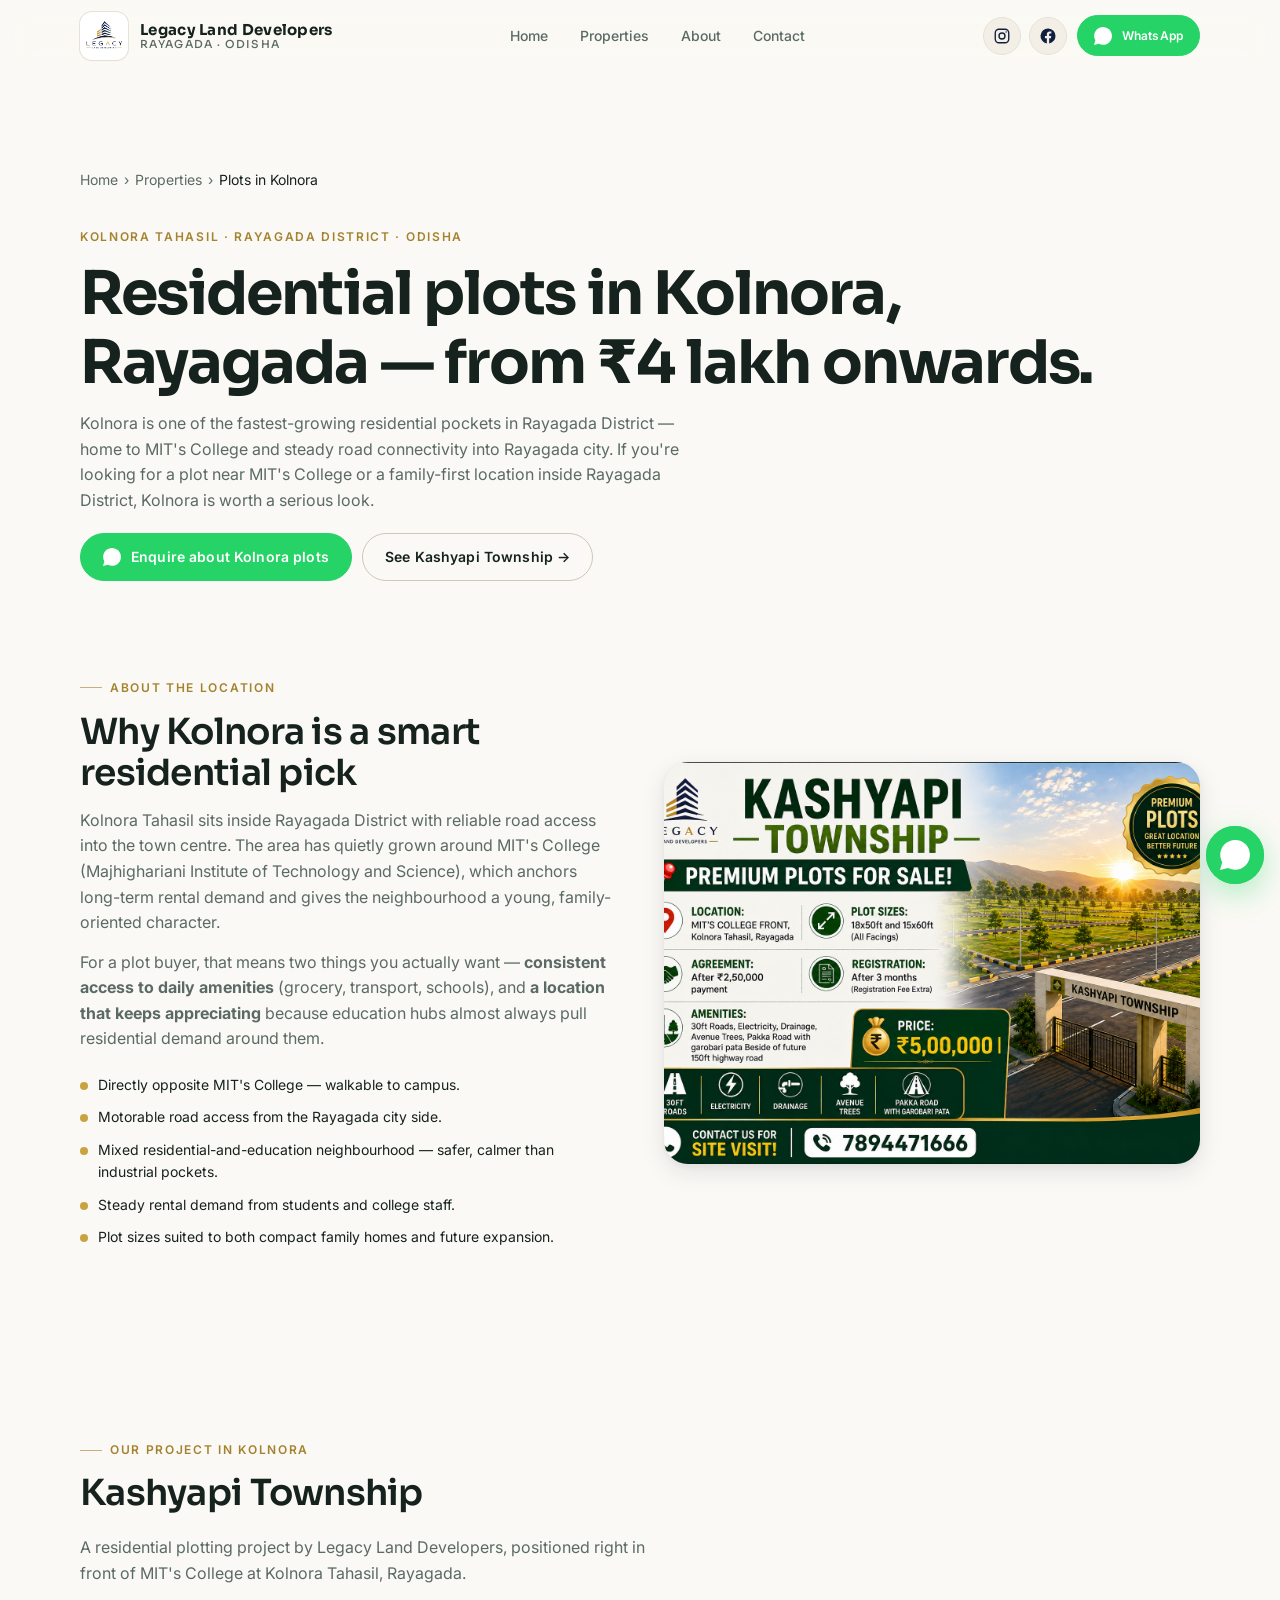
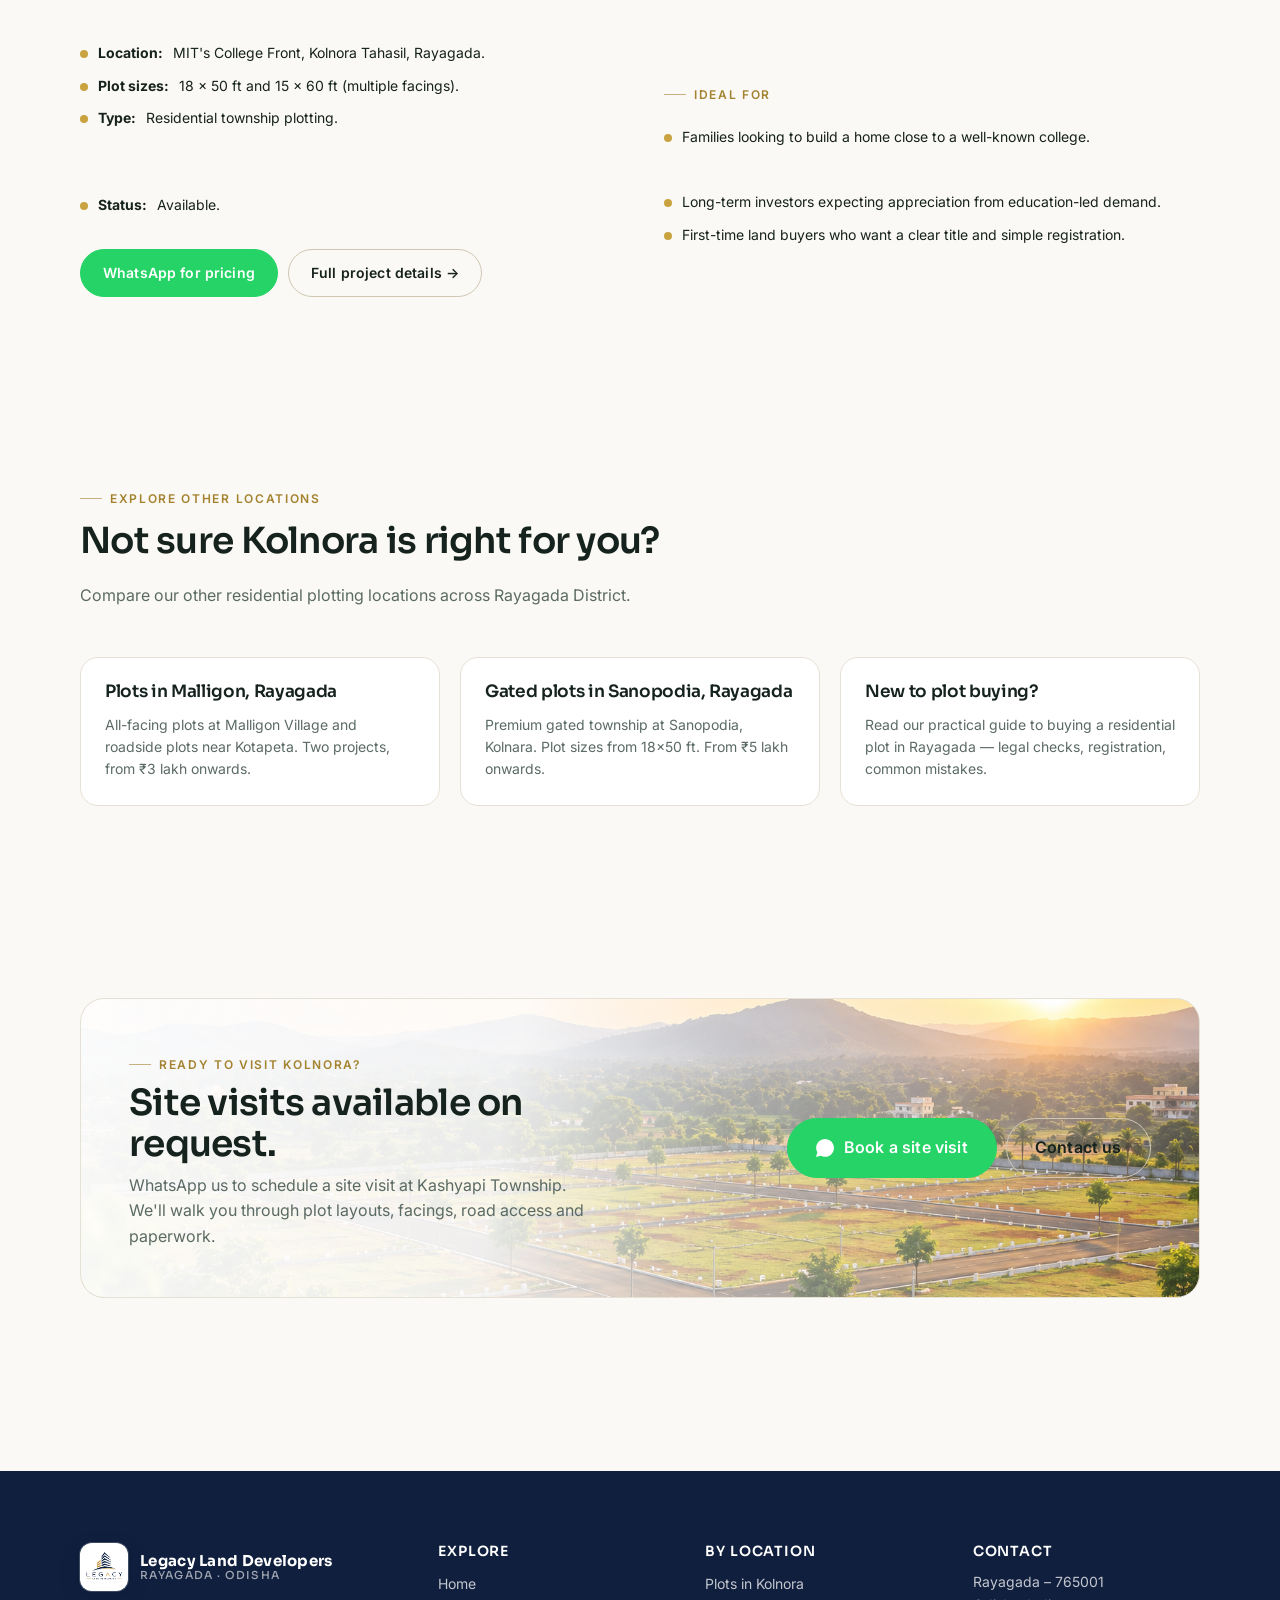
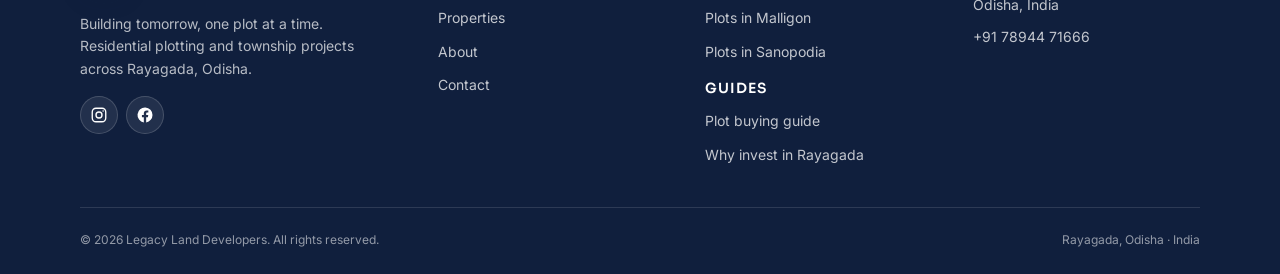
<file: plots-in-kolnora-rayagada.html>
<!doctype html>
<html lang="en-IN">
<head>
  <meta charset="utf-8" />
  <meta name="viewport" content="width=device-width, initial-scale=1, viewport-fit=cover" />
  <meta name="theme-color" content="#101f3d" />

  <!-- Primary SEO -->
  <title>Plots in Kolnora, Rayagada | Residential Plots near MIT's College</title>
  <meta name="description" content="Residential plots in Kolnora, Rayagada — front of MIT's College, Kolnora Tahasil. Plot sizes 18×50 &amp; 15×60 ft starting from ₹4 lakh. WhatsApp +91 78944 71666." />
  <meta name="keywords" content="plots in Kolnora, plots Kolnora Rayagada, residential plots Kolnora, plots near MIT College Rayagada, plots near me Rayagada, 18x50 plots Kolnora, 15x60 plots Kolnora, land for sale Kolnora, cheap plots Rayagada, affordable plots Kolnora, township Kolnora, Kashyapi Township" />
  <meta name="author" content="Legacy Land Developers" />
  <meta name="robots" content="index, follow, max-image-preview:large, max-snippet:-1" />
  <link rel="canonical" href="https://legacylanddevelopers.in/plots-in-kolnora-rayagada.html" />

  <!-- Geo targeting -->
  <meta name="geo.region" content="IN-OR" />
  <meta name="geo.placename" content="Kolnora, Rayagada, Odisha" />
  <meta name="geo.position" content="19.1667;83.4167" />
  <meta name="ICBM" content="19.1667, 83.4167" />

  <!-- Icons -->
  <link rel="icon" type="image/png" href="assets/images/favicon.png" />
  <link rel="apple-touch-icon" href="assets/images/favicon.png" />
  <link rel="shortcut icon" href="assets/images/favicon.png" />

  <!-- Open Graph -->
  <meta property="og:type" content="website" />
  <meta property="og:site_name" content="Legacy Land Developers" />
  <meta property="og:locale" content="en_IN" />
  <meta property="og:title" content="Plots in Kolnora, Rayagada | Residential Plots near MIT's College" />
  <meta property="og:description" content="Residential plots in Kolnora, Rayagada — front of MIT's College. Plot sizes 18×50 &amp; 15×60 ft starting from ₹4 lakh." />
  <meta property="og:url" content="https://legacylanddevelopers.in/plots-in-kolnora-rayagada.html" />
  <meta property="og:image" content="https://legacylanddevelopers.in/assets/images/photos/kashyapi-township.png" />
  <meta property="og:image:alt" content="Residential plots at Kolnora, Rayagada — Kashyapi Township" />

  <!-- Twitter Card -->
  <meta name="twitter:card" content="summary_large_image" />
  <meta name="twitter:title" content="Plots in Kolnora, Rayagada | near MIT's College" />
  <meta name="twitter:description" content="Residential plots at Kolnora Tahasil, Rayagada. 18×50 &amp; 15×60 ft plots. From ₹4 lakh." />
  <meta name="twitter:image" content="https://legacylanddevelopers.in/assets/images/photos/kashyapi-township.png" />

  <!-- Fonts -->
  <link rel="preconnect" href="https://fonts.googleapis.com" />
  <link rel="preconnect" href="https://fonts.gstatic.com" crossorigin />
  <link rel="stylesheet" href="https://fonts.googleapis.com/css2?family=Inter:wght@400;500;600;700&family=Sora:wght@500;600;700&display=swap" />

  <link rel="stylesheet" href="assets/css/styles.css" />

  <!-- Structured data -->
  <script type="application/ld+json">
  {
    "@context": "https://schema.org",
    "@graph": [
      {
        "@type": "WebPage",
        "@id": "https://legacylanddevelopers.in/plots-in-kolnora-rayagada.html#webpage",
        "url": "https://legacylanddevelopers.in/plots-in-kolnora-rayagada.html",
        "name": "Plots in Kolnora, Rayagada | Residential Plots near MIT's College",
        "description": "Residential plots in Kolnora, Rayagada — front of MIT's College, Kolnora Tahasil. Plot sizes 18×50 & 15×60 ft starting from ₹4 lakh onwards.",
        "inLanguage": "en-IN",
        "isPartOf": { "@id": "https://legacylanddevelopers.in/#website" },
        "about": { "@id": "https://legacylanddevelopers.in/#organization" },
        "primaryImageOfPage": "https://legacylanddevelopers.in/assets/images/photos/kashyapi-township.png",
        "breadcrumb": { "@id": "https://legacylanddevelopers.in/plots-in-kolnora-rayagada.html#breadcrumb" }
      },
      {
        "@type": "BreadcrumbList",
        "@id": "https://legacylanddevelopers.in/plots-in-kolnora-rayagada.html#breadcrumb",
        "itemListElement": [
          { "@type": "ListItem", "position": 1, "name": "Home", "item": "https://legacylanddevelopers.in/" },
          { "@type": "ListItem", "position": 2, "name": "Plots in Kolnora", "item": "https://legacylanddevelopers.in/plots-in-kolnora-rayagada.html" }
        ]
      },
      {
        "@type": "Place",
        "@id": "https://legacylanddevelopers.in/plots-in-kolnora-rayagada.html#place",
        "name": "Kolnora, Rayagada",
        "description": "Kolnora Tahasil in Rayagada District, Odisha — home to MIT's College and Legacy Land Developers' Kashyapi Township.",
        "address": {
          "@type": "PostalAddress",
          "addressLocality": "Kolnora, Rayagada",
          "postalCode": "765001",
          "addressRegion": "Odisha",
          "addressCountry": "IN"
        },
        "geo": {
          "@type": "GeoCoordinates",
          "latitude": 19.1667,
          "longitude": 83.4167
        }
      }
    ]
  }
  </script>
</head>
<body>
  <a class="sr-only" href="#main">Skip to content</a>

  <header class="site-header" role="banner">
    <div class="container header-inner">
      <a href="index.html" class="brand" aria-label="Legacy Land Developers — Home">
        <span class="brand-mark" aria-hidden="true"><img src="assets/images/logo.png" onerror="this.onerror=null;this.src='assets/images/logo.png';" alt="Legacy Land Developers" width="48" height="48" /></span>
        <span class="brand-name">
          <span class="brand-primary">Legacy Land Developers</span>
          <span class="brand-secondary">Rayagada · Odisha</span>
        </span>
      </a>
      <nav id="primary-nav" class="primary-nav" aria-label="Primary">
        <a href="index.html">Home</a>
        <a href="properties.html">Properties</a>
        <a href="about.html">About</a>
        <a href="contact.html">Contact</a>
        <div class="primary-nav__socials" aria-label="Follow us on social media">
          <a class="social-link" href="https://www.instagram.com/legacy_land_developers?stkn=Zjk3cHJqamcxYjAx" target="_blank" rel="noopener" aria-label="Follow us on Instagram">
            <svg viewBox="0 0 24 24" fill="none" stroke="currentColor" stroke-width="1.8" stroke-linecap="round" stroke-linejoin="round" aria-hidden="true"><rect x="3" y="3" width="18" height="18" rx="5"/><circle cx="12" cy="12" r="4"/><circle cx="17.5" cy="6.5" r="1" fill="currentColor" stroke="none"/></svg>
          </a>
          <a class="social-link" href="https://www.facebook.com/share/185R3Wf4mj/" target="_blank" rel="noopener" aria-label="Follow us on Facebook">
            <svg viewBox="0 0 24 24" fill="currentColor" aria-hidden="true"><path d="M22 12a10 10 0 1 0-11.56 9.88v-6.99h-2.54V12h2.54V9.8c0-2.5 1.49-3.89 3.77-3.89 1.09 0 2.24.2 2.24.2v2.46h-1.26c-1.24 0-1.63.77-1.63 1.56V12h2.77l-.44 2.89h-2.33v6.99A10 10 0 0 0 22 12Z"/></svg>
          </a>
        </div>
      </nav>
      <div class="header-actions">
        <div class="social-links social-links--header" aria-label="Follow us on social media">
          <a class="social-link" href="https://www.instagram.com/legacy_land_developers?stkn=Zjk3cHJqamcxYjAx" target="_blank" rel="noopener" aria-label="Follow us on Instagram">
            <svg viewBox="0 0 24 24" fill="none" stroke="currentColor" stroke-width="1.8" stroke-linecap="round" stroke-linejoin="round" aria-hidden="true"><rect x="3" y="3" width="18" height="18" rx="5"/><circle cx="12" cy="12" r="4"/><circle cx="17.5" cy="6.5" r="1" fill="currentColor" stroke="none"/></svg>
          </a>
          <a class="social-link" href="https://www.facebook.com/share/185R3Wf4mj/" target="_blank" rel="noopener" aria-label="Follow us on Facebook">
            <svg viewBox="0 0 24 24" fill="currentColor" aria-hidden="true"><path d="M22 12a10 10 0 1 0-11.56 9.88v-6.99h-2.54V12h2.54V9.8c0-2.5 1.49-3.89 3.77-3.89 1.09 0 2.24.2 2.24.2v2.46h-1.26c-1.24 0-1.63.77-1.63 1.56V12h2.77l-.44 2.89h-2.33v6.99A10 10 0 0 0 22 12Z"/></svg>
          </a>
        </div>
        <a class="btn btn-whatsapp btn-sm" href="https://wa.me/917894471666?text=Hello%20Legacy%20Land%20Developers%2C%20I%27m%20interested%20in%20plots%20at%20Kolnora%2C%20Rayagada." target="_blank" rel="noopener" aria-label="Chat on WhatsApp about plots in Kolnora">
          <svg viewBox="0 0 24 24" aria-hidden="true"><path d="M20.52 3.48A11.86 11.86 0 0 0 12.06 0C5.5 0 .2 5.3.2 11.86c0 2.09.55 4.13 1.6 5.93L0 24l6.36-1.66a11.83 11.83 0 0 0 5.7 1.45h.01c6.56 0 11.86-5.3 11.86-11.86 0-3.17-1.23-6.15-3.41-8.45Z"/></svg>
          <span class="btn-label">WhatsApp</span>
        </a>
        <button type="button" class="nav-toggle" aria-controls="primary-nav" aria-expanded="false" aria-label="Toggle navigation">
          <svg class="icon-open" viewBox="0 0 24 24" fill="none" stroke="currentColor" stroke-width="2" stroke-linecap="round"><line x1="4" y1="7" x2="20" y2="7"/><line x1="4" y1="12" x2="20" y2="12"/><line x1="4" y1="17" x2="20" y2="17"/></svg>
          <svg class="icon-close" viewBox="0 0 24 24" fill="none" stroke="currentColor" stroke-width="2" stroke-linecap="round"><line x1="6" y1="6" x2="18" y2="18"/><line x1="6" y1="18" x2="18" y2="6"/></svg>
        </button>
      </div>
    </div>
  </header>

  <main id="main">
    <section class="section container" style="padding-bottom:0">
      <nav class="breadcrumbs" aria-label="Breadcrumb">
        <a href="index.html">Home</a> <span>›</span>
        <a href="properties.html">Properties</a> <span>›</span>
        <span aria-current="page">Plots in Kolnora</span>
      </nav>

      <span class="eyebrow reveal" style="margin-top:18px;display:inline-block">Kolnora Tahasil · Rayagada District · Odisha</span>
      <h1 class="reveal" style="margin-top:10px;max-width:24ch">Residential plots in Kolnora, Rayagada — from ₹4 lakh onwards.</h1>
      <p class="reveal" style="margin-top:14px;max-width:60ch">Kolnora is one of the fastest-growing residential pockets in Rayagada District — home to MIT's College and steady road connectivity into Rayagada city. If you're looking for a plot near MIT's College or a family-first location inside Rayagada District, Kolnora is worth a serious look.</p>

      <div class="hero-actions reveal" style="margin-top:20px">
        <a class="btn btn-whatsapp" href="https://wa.me/917894471666?text=Hello%20Legacy%20Land%20Developers%2C%20I%27m%20interested%20in%20plots%20at%20Kolnora%2C%20Rayagada." target="_blank" rel="noopener">
          <svg viewBox="0 0 24 24" fill="currentColor" aria-hidden="true"><path d="M20.52 3.48A11.86 11.86 0 0 0 12.06 0C5.5 0 .2 5.3.2 11.86c0 2.09.55 4.13 1.6 5.93L0 24l6.36-1.66a11.83 11.83 0 0 0 5.7 1.45h.01c6.56 0 11.86-5.3 11.86-11.86 0-3.17-1.23-6.15-3.41-8.45Z"/></svg>
          Enquire about Kolnora plots
        </a>
        <a class="btn btn-outline" href="properties/kashyapi-township.html">See Kashyapi Township →</a>
      </div>
    </section>

    <section class="section container">
      <div class="split">
        <div class="split__copy">
          <span class="eyebrow reveal">About the location</span>
          <h2 class="reveal">Why Kolnora is a smart residential pick</h2>
          <p class="reveal">Kolnora Tahasil sits inside Rayagada District with reliable road access into the town centre. The area has quietly grown around MIT's College (Majhighariani Institute of Technology and Science), which anchors long-term rental demand and gives the neighbourhood a young, family-oriented character.</p>
          <p class="reveal">For a plot buyer, that means two things you actually want — <strong>consistent access to daily amenities</strong> (grocery, transport, schools), and <strong>a location that keeps appreciating</strong> because education hubs almost always pull residential demand around them.</p>
          <ul class="bullets">
            <li class="reveal">Directly opposite MIT's College — walkable to campus.</li>
            <li class="reveal">Motorable road access from the Rayagada city side.</li>
            <li class="reveal">Mixed residential-and-education neighbourhood — safer, calmer than industrial pockets.</li>
            <li class="reveal">Steady rental demand from students and college staff.</li>
            <li class="reveal">Plot sizes suited to both compact family homes and future expansion.</li>
          </ul>
        </div>
        <div class="split__media reveal" aria-hidden="true">
          <img src="assets/images/photos/kashyapi-township.png" alt="Kashyapi Township — residential plots at Kolnora, Rayagada" width="1536" height="1024" loading="lazy" />
        </div>
      </div>
    </section>

    <section class="section container">
      <div class="section-title reveal">
        <span class="eyebrow">Our project in Kolnora</span>
        <h2>Kashyapi Township</h2>
        <p style="max-width:60ch;color:var(--color-text-muted);margin-top:10px">A residential plotting project by Legacy Land Developers, positioned right in front of MIT's College at Kolnora Tahasil, Rayagada.</p>
      </div>

      <div class="split" style="margin-top:24px">
        <div class="split__copy">
          <ul class="bullets">
            <li class="reveal"><strong>Location:</strong> MIT's College Front, Kolnora Tahasil, Rayagada.</li>
            <li class="reveal"><strong>Plot sizes:</strong> 18 × 50 ft and 15 × 60 ft (multiple facings).</li>
            <li class="reveal"><strong>Type:</strong> Residential township plotting.</li>
            <li class="reveal"><strong>Starting price:</strong> from ₹4 lakh onwards (indicative — WhatsApp for the current sheet).</li>
            <li class="reveal"><strong>Status:</strong> Available.</li>
          </ul>
          <div class="reveal" style="margin-top:18px;display:flex;gap:10px;flex-wrap:wrap">
            <a class="btn btn-whatsapp" href="https://wa.me/917894471666?text=Hello%2C%20I%27d%20like%20plot%20details%20and%20pricing%20for%20Kashyapi%20Township%20at%20Kolnora." target="_blank" rel="noopener">WhatsApp for pricing</a>
            <a class="btn btn-outline" href="properties/kashyapi-township.html">Full project details →</a>
          </div>
        </div>
        <div class="split__copy">
          <span class="eyebrow reveal">Ideal for</span>
          <ul class="bullets">
            <li class="reveal">Families looking to build a home close to a well-known college.</li>
            <li class="reveal">Buyers who want a plot with rental income potential from students.</li>
            <li class="reveal">Long-term investors expecting appreciation from education-led demand.</li>
            <li class="reveal">First-time land buyers who want a clear title and simple registration.</li>
          </ul>
        </div>
      </div>
    </section>

    <section class="section container">
      <div class="section-title reveal">
        <span class="eyebrow">Explore other locations</span>
        <h2>Not sure Kolnora is right for you?</h2>
        <p style="max-width:60ch;color:var(--color-text-muted);margin-top:10px">Compare our other residential plotting locations across Rayagada District.</p>
      </div>
      <div class="feature-grid" style="margin-top:24px">
        <a class="feature reveal" href="plots-in-malligon-rayagada.html" style="text-decoration:none;color:inherit">
          <h3>Plots in Malligon, Rayagada</h3>
          <p>All-facing plots at Malligon Village and roadside plots near Kotapeta. Two projects, from ₹3 lakh onwards.</p>
        </a>
        <a class="feature reveal" href="plots-in-sanopodia-rayagada.html" style="text-decoration:none;color:inherit">
          <h3>Gated plots in Sanopodia, Rayagada</h3>
          <p>Premium gated township at Sanopodia, Kolnara. Plot sizes from 18×50 ft. From ₹5 lakh onwards.</p>
        </a>
        <a class="feature reveal" href="plot-buying-guide-rayagada.html" style="text-decoration:none;color:inherit">
          <h3>New to plot buying?</h3>
          <p>Read our practical guide to buying a residential plot in Rayagada — legal checks, registration, common mistakes.</p>
        </a>
      </div>
    </section>

    <section class="section container">
      <div class="cta-band reveal">
        <div class="cta-band__copy">
          <span class="eyebrow">Ready to visit Kolnora?</span>
          <h2 style="margin-top:8px">Site visits available on request.</h2>
          <p>WhatsApp us to schedule a site visit at Kashyapi Township. We'll walk you through plot layouts, facings, road access and paperwork.</p>
        </div>
        <div class="cta-band__actions">
          <a class="btn btn-whatsapp btn-lg" href="https://wa.me/917894471666?text=Hello%2C%20I%27d%20like%20to%20schedule%20a%20site%20visit%20at%20Kashyapi%20Township%2C%20Kolnora." target="_blank" rel="noopener">
            <svg viewBox="0 0 24 24" fill="currentColor" aria-hidden="true"><path d="M20.52 3.48A11.86 11.86 0 0 0 12.06 0C5.5 0 .2 5.3.2 11.86c0 2.09.55 4.13 1.6 5.93L0 24l6.36-1.66a11.83 11.83 0 0 0 5.7 1.45h.01c6.56 0 11.86-5.3 11.86-11.86 0-3.17-1.23-6.15-3.41-8.45Z"/></svg>
            Book a site visit
          </a>
          <a class="btn btn-outline btn-lg" href="contact.html">Contact us</a>
        </div>
      </div>
    </section>
  </main>

  <footer class="site-footer" role="contentinfo">
    <div class="container">
      <div class="footer-grid">
        <div class="footer-brand">
          <div class="brand">
            <span class="brand-mark" aria-hidden="true"><img src="assets/images/logo.png" onerror="this.onerror=null;this.src='assets/images/logo.png';" alt="Legacy Land Developers" width="48" height="48" /></span>
            <span class="brand-name">
              <span class="brand-primary">Legacy Land Developers</span>
              <span class="brand-secondary">Rayagada · Odisha</span>
            </span>
          </div>
          <p>Building tomorrow, one plot at a time. Residential plotting and township projects across Rayagada, Odisha.</p>
          <div class="social-links social-links--footer" aria-label="Follow us on social media">
            <a class="social-link" href="https://www.instagram.com/legacy_land_developers?stkn=Zjk3cHJqamcxYjAx" target="_blank" rel="noopener" aria-label="Follow us on Instagram">
              <svg viewBox="0 0 24 24" fill="none" stroke="currentColor" stroke-width="1.8" stroke-linecap="round" stroke-linejoin="round" aria-hidden="true"><rect x="3" y="3" width="18" height="18" rx="5"/><circle cx="12" cy="12" r="4"/><circle cx="17.5" cy="6.5" r="1" fill="currentColor" stroke="none"/></svg>
            </a>
            <a class="social-link" href="https://www.facebook.com/share/185R3Wf4mj/" target="_blank" rel="noopener" aria-label="Follow us on Facebook">
              <svg viewBox="0 0 24 24" fill="currentColor" aria-hidden="true"><path d="M22 12a10 10 0 1 0-11.56 9.88v-6.99h-2.54V12h2.54V9.8c0-2.5 1.49-3.89 3.77-3.89 1.09 0 2.24.2 2.24.2v2.46h-1.26c-1.24 0-1.63.77-1.63 1.56V12h2.77l-.44 2.89h-2.33v6.99A10 10 0 0 0 22 12Z"/></svg>
            </a>
          </div>
        </div>
        <div class="footer-links">
          <h4>Explore</h4>
          <ul>
            <li><a href="index.html">Home</a></li>
            <li><a href="properties.html">Properties</a></li>
            <li><a href="about.html">About</a></li>
            <li><a href="contact.html">Contact</a></li>
          </ul>
        </div>
        <div class="footer-links">
          <h4>By location</h4>
          <ul>
            <li><a href="plots-in-kolnora-rayagada.html">Plots in Kolnora</a></li>
            <li><a href="plots-in-malligon-rayagada.html">Plots in Malligon</a></li>
            <li><a href="plots-in-sanopodia-rayagada.html">Plots in Sanopodia</a></li>
          </ul>
          <h4 style="margin-top:16px">Guides</h4>
          <ul>
            <li><a href="plot-buying-guide-rayagada.html">Plot buying guide</a></li>
            <li><a href="why-invest-rayagada-real-estate.html">Why invest in Rayagada</a></li>
          </ul>
        </div>
        <div class="footer-contact">
          <h4>Contact</h4>
          <p>Rayagada – 765001<br />Odisha, India</p>
          <p style="margin-top:10px"><a href="tel:+917894471666">+91 78944 71666</a></p>
        </div>
      </div>
      <div class="footer-bottom">
        <span>© <span id="current-year">2026</span> Legacy Land Developers. All rights reserved.</span>
        <span>Rayagada, Odisha · India</span>
      </div>
    </div>
  </footer>

  <a class="wa-float" href="https://wa.me/917894471666?text=Hello%2C%20I%27m%20interested%20in%20plots%20at%20Kolnora%2C%20Rayagada." target="_blank" rel="noopener" aria-label="Chat with us on WhatsApp about plots in Kolnora">
    <svg viewBox="0 0 24 24" aria-hidden="true"><path d="M20.52 3.48A11.86 11.86 0 0 0 12.06 0C5.5 0 .2 5.3.2 11.86c0 2.09.55 4.13 1.6 5.93L0 24l6.36-1.66a11.83 11.83 0 0 0 5.7 1.45h.01c6.56 0 11.86-5.3 11.86-11.86 0-3.17-1.23-6.15-3.41-8.45Z"/></svg>
  </a>

  <script src="assets/js/data.js"></script>
  <script src="assets/js/main.js"></script>
</body>
</html>
</file>
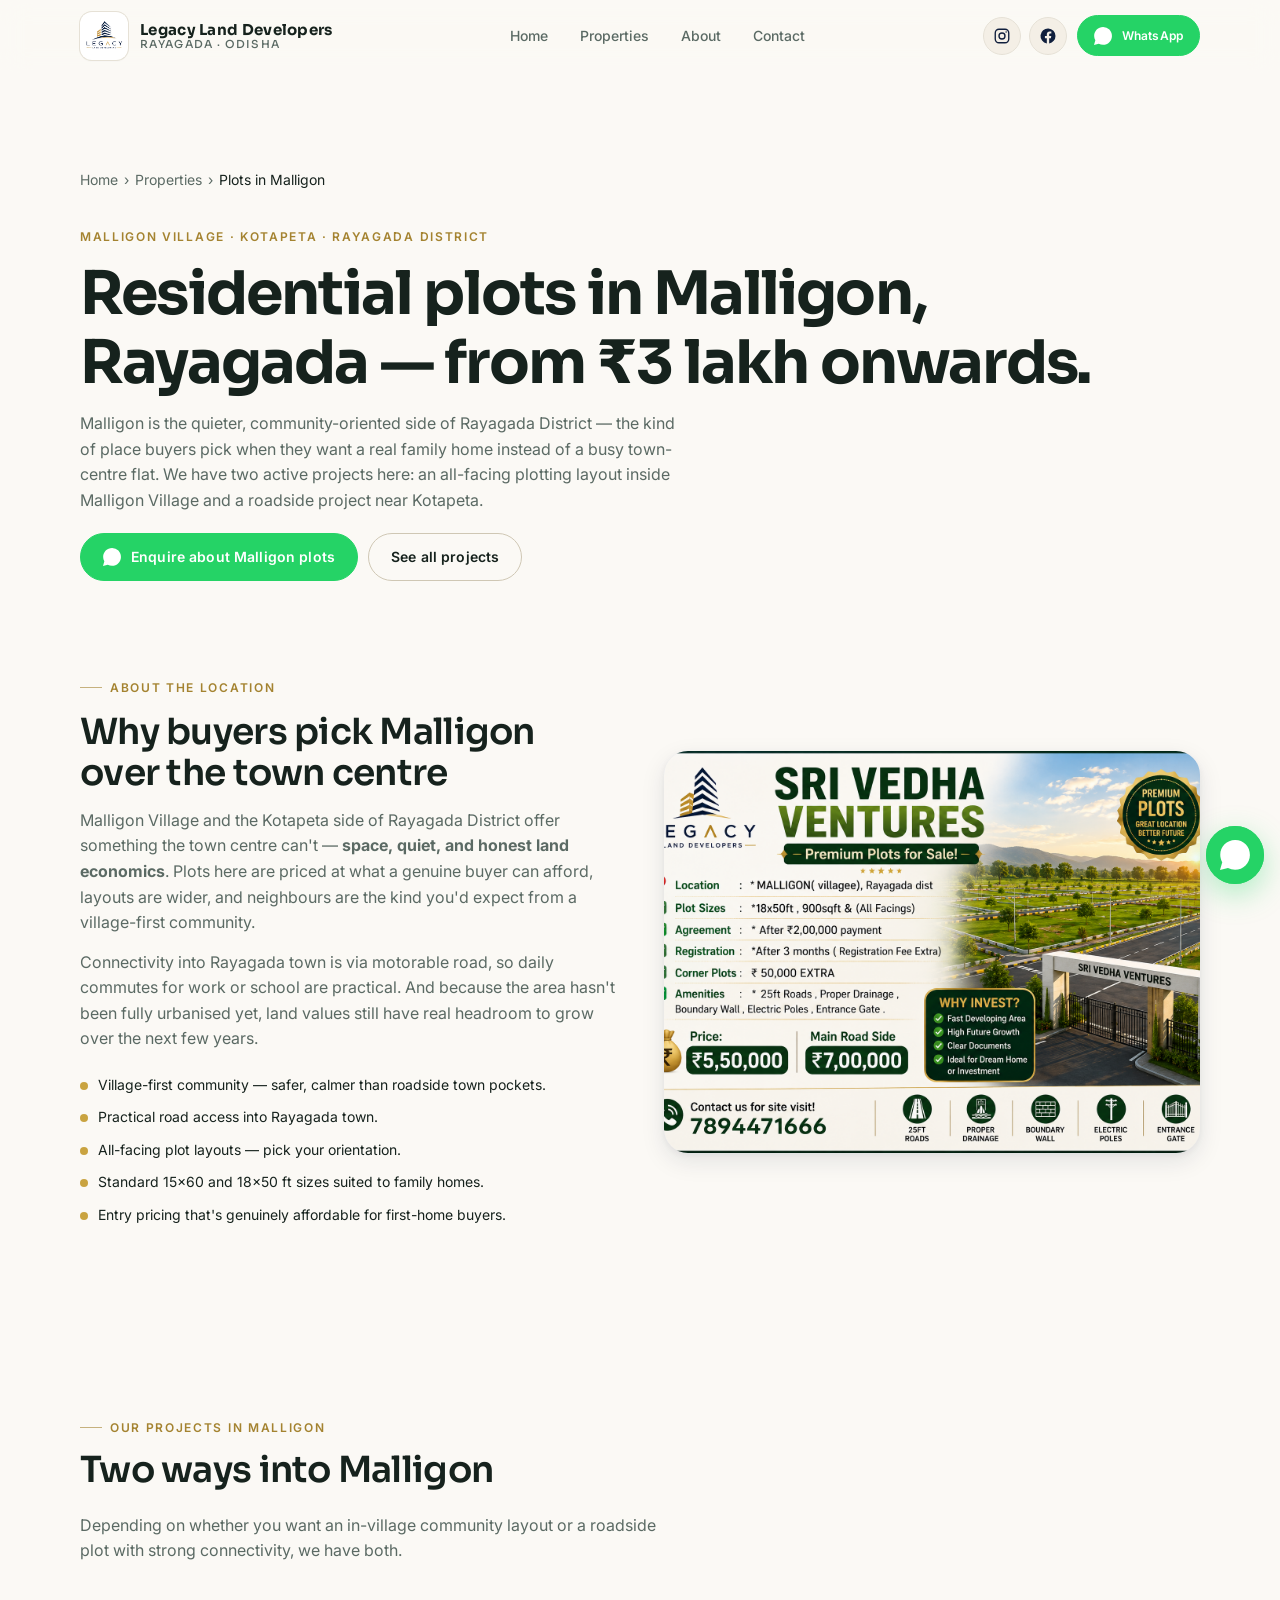
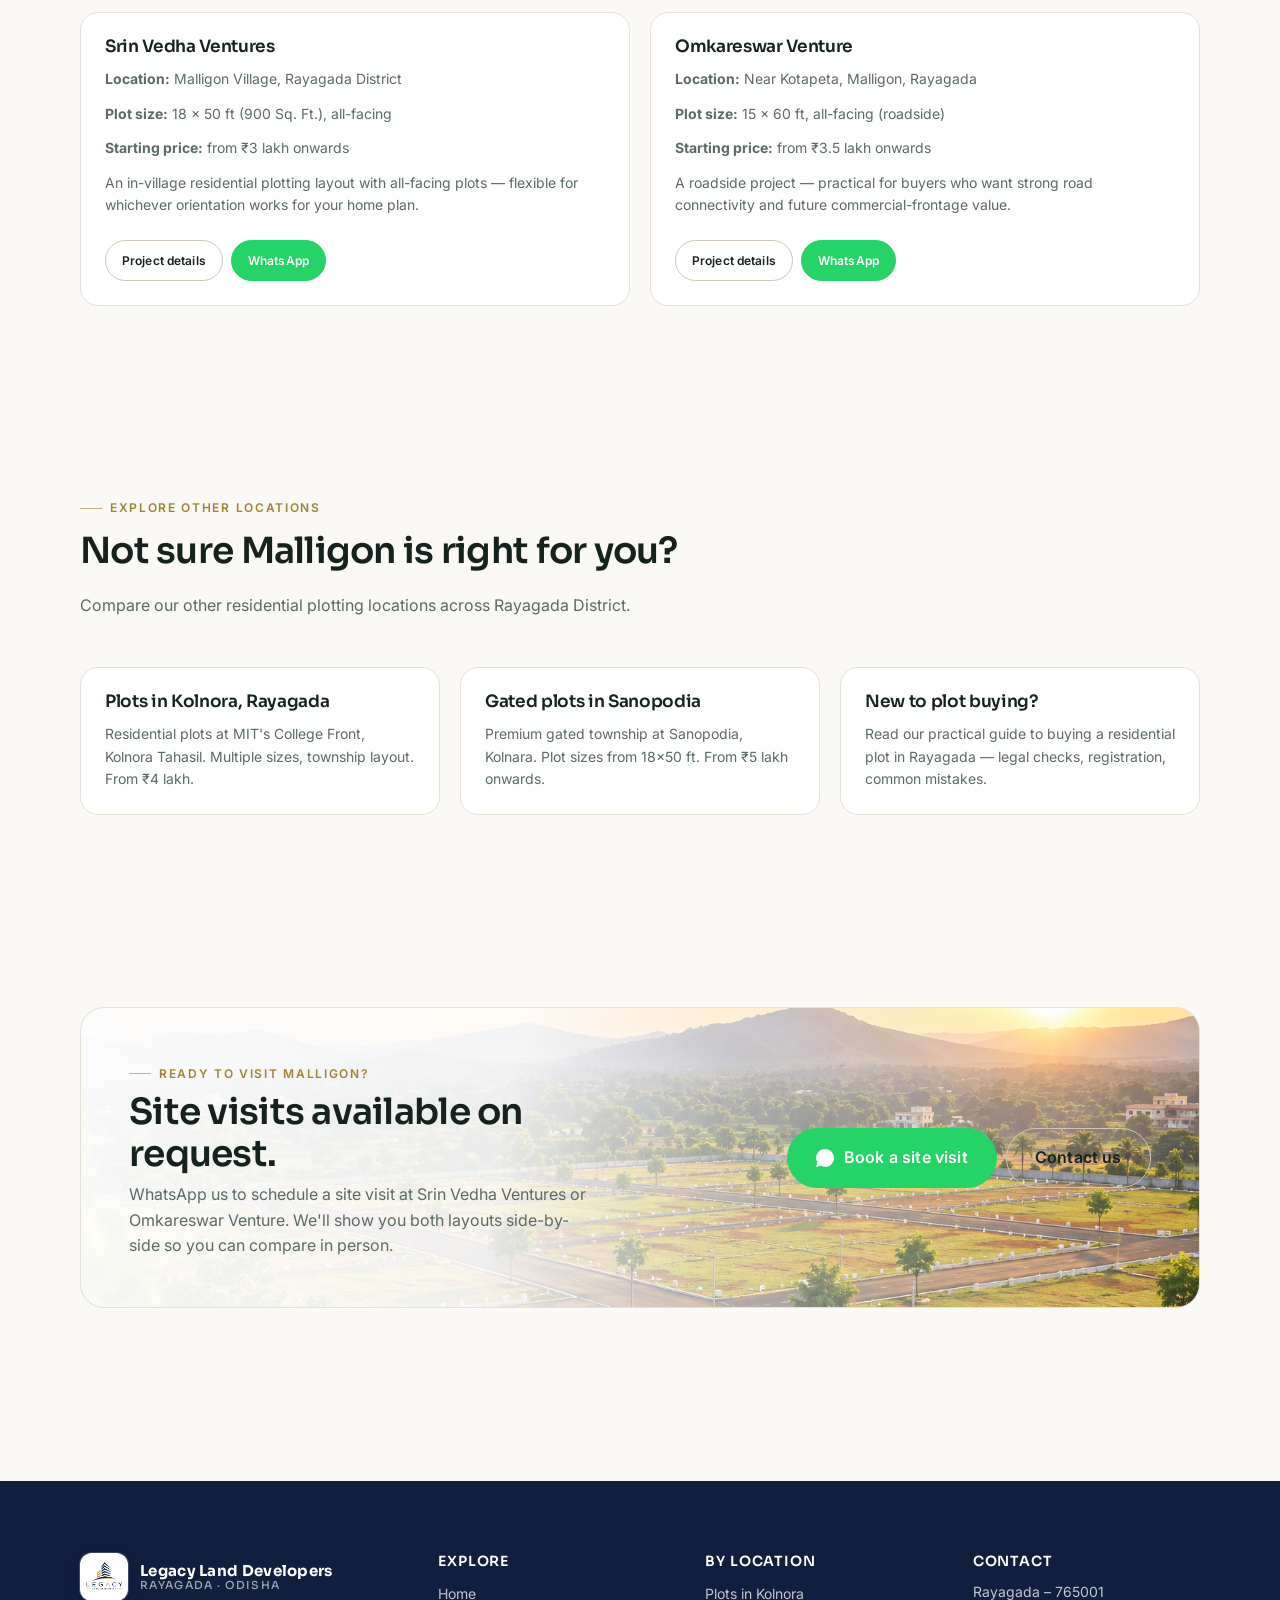
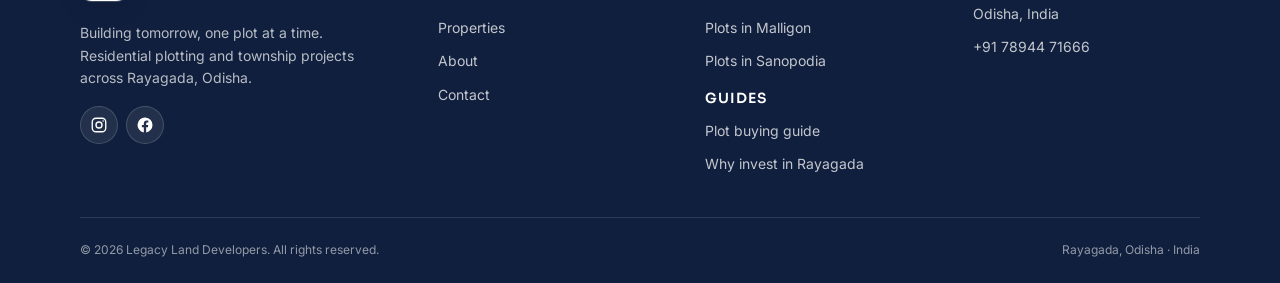
<file: plots-in-malligon-rayagada.html>
<!doctype html>
<html lang="en-IN">
<head>
  <meta charset="utf-8" />
  <meta name="viewport" content="width=device-width, initial-scale=1, viewport-fit=cover" />
  <meta name="theme-color" content="#101f3d" />

  <!-- Primary SEO -->
  <title>Plots in Malligon, Rayagada | All-Facing Residential Plots</title>
  <meta name="description" content="Residential plots in Malligon Village and near Kotapeta, Rayagada. All-facing plots 15×60 &amp; 18×50 ft starting from ₹3 lakh onwards. WhatsApp +91 78944 71666." />
  <meta name="keywords" content="plots in Malligon, plots Malligon Rayagada, all facing plots Malligon, plots near Kotapeta Rayagada, roadside plots Rayagada, residential plots Malligon Village, 15x60 plots Rayagada, 18x50 plots Malligon, land for sale Malligon, cheap plots Rayagada, affordable plots Malligon" />
  <meta name="author" content="Legacy Land Developers" />
  <meta name="robots" content="index, follow, max-image-preview:large, max-snippet:-1" />
  <link rel="canonical" href="https://legacylanddevelopers.in/plots-in-malligon-rayagada.html" />

  <!-- Geo targeting -->
  <meta name="geo.region" content="IN-OR" />
  <meta name="geo.placename" content="Malligon, Rayagada, Odisha" />
  <meta name="geo.position" content="19.1667;83.4167" />
  <meta name="ICBM" content="19.1667, 83.4167" />

  <!-- Icons -->
  <link rel="icon" type="image/png" href="assets/images/favicon.png" />
  <link rel="apple-touch-icon" href="assets/images/favicon.png" />
  <link rel="shortcut icon" href="assets/images/favicon.png" />

  <!-- Open Graph -->
  <meta property="og:type" content="website" />
  <meta property="og:site_name" content="Legacy Land Developers" />
  <meta property="og:locale" content="en_IN" />
  <meta property="og:title" content="Plots in Malligon, Rayagada | All-Facing Residential Plots" />
  <meta property="og:description" content="Residential plots in Malligon Village and near Kotapeta, Rayagada. All-facing plots from ₹3 lakh onwards." />
  <meta property="og:url" content="https://legacylanddevelopers.in/plots-in-malligon-rayagada.html" />
  <meta property="og:image" content="https://legacylanddevelopers.in/assets/images/photos/srin-vedha-ventures.png" />
  <meta property="og:image:alt" content="All-facing residential plots at Malligon Village, Rayagada" />

  <!-- Twitter Card -->
  <meta name="twitter:card" content="summary_large_image" />
  <meta name="twitter:title" content="Plots in Malligon, Rayagada | All-Facing Plots" />
  <meta name="twitter:description" content="All-facing residential plots at Malligon Village and roadside plots near Kotapeta. From ₹3 lakh." />
  <meta name="twitter:image" content="https://legacylanddevelopers.in/assets/images/photos/srin-vedha-ventures.png" />

  <link rel="preconnect" href="https://fonts.googleapis.com" />
  <link rel="preconnect" href="https://fonts.gstatic.com" crossorigin />
  <link rel="stylesheet" href="https://fonts.googleapis.com/css2?family=Inter:wght@400;500;600;700&family=Sora:wght@500;600;700&display=swap" />

  <link rel="stylesheet" href="assets/css/styles.css" />

  <!-- Structured data -->
  <script type="application/ld+json">
  {
    "@context": "https://schema.org",
    "@graph": [
      {
        "@type": "WebPage",
        "@id": "https://legacylanddevelopers.in/plots-in-malligon-rayagada.html#webpage",
        "url": "https://legacylanddevelopers.in/plots-in-malligon-rayagada.html",
        "name": "Plots in Malligon, Rayagada | All-Facing Residential Plots",
        "description": "Residential plots in Malligon Village and roadside plots near Kotapeta, Rayagada. All-facing plots 15×60 & 18×50 ft from ₹3 lakh onwards.",
        "inLanguage": "en-IN",
        "isPartOf": { "@id": "https://legacylanddevelopers.in/#website" },
        "about": { "@id": "https://legacylanddevelopers.in/#organization" },
        "primaryImageOfPage": "https://legacylanddevelopers.in/assets/images/photos/srin-vedha-ventures.png",
        "breadcrumb": { "@id": "https://legacylanddevelopers.in/plots-in-malligon-rayagada.html#breadcrumb" }
      },
      {
        "@type": "BreadcrumbList",
        "@id": "https://legacylanddevelopers.in/plots-in-malligon-rayagada.html#breadcrumb",
        "itemListElement": [
          { "@type": "ListItem", "position": 1, "name": "Home", "item": "https://legacylanddevelopers.in/" },
          { "@type": "ListItem", "position": 2, "name": "Plots in Malligon", "item": "https://legacylanddevelopers.in/plots-in-malligon-rayagada.html" }
        ]
      },
      {
        "@type": "Place",
        "@id": "https://legacylanddevelopers.in/plots-in-malligon-rayagada.html#place",
        "name": "Malligon Village, Rayagada",
        "description": "Malligon Village and Kotapeta area in Rayagada District, Odisha — home to Legacy Land Developers' Srin Vedha Ventures and Omkareswar Venture plotting projects.",
        "address": {
          "@type": "PostalAddress",
          "addressLocality": "Malligon, Rayagada",
          "postalCode": "765001",
          "addressRegion": "Odisha",
          "addressCountry": "IN"
        },
        "geo": {
          "@type": "GeoCoordinates",
          "latitude": 19.1667,
          "longitude": 83.4167
        }
      }
    ]
  }
  </script>
</head>
<body>
  <a class="sr-only" href="#main">Skip to content</a>

  <header class="site-header" role="banner">
    <div class="container header-inner">
      <a href="index.html" class="brand" aria-label="Legacy Land Developers — Home">
        <span class="brand-mark" aria-hidden="true"><img src="assets/images/logo.png" onerror="this.onerror=null;this.src='assets/images/logo.png';" alt="Legacy Land Developers" width="48" height="48" /></span>
        <span class="brand-name">
          <span class="brand-primary">Legacy Land Developers</span>
          <span class="brand-secondary">Rayagada · Odisha</span>
        </span>
      </a>
      <nav id="primary-nav" class="primary-nav" aria-label="Primary">
        <a href="index.html">Home</a>
        <a href="properties.html">Properties</a>
        <a href="about.html">About</a>
        <a href="contact.html">Contact</a>
        <div class="primary-nav__socials" aria-label="Follow us on social media">
          <a class="social-link" href="https://www.instagram.com/legacy_land_developers?stkn=Zjk3cHJqamcxYjAx" target="_blank" rel="noopener" aria-label="Follow us on Instagram">
            <svg viewBox="0 0 24 24" fill="none" stroke="currentColor" stroke-width="1.8" stroke-linecap="round" stroke-linejoin="round" aria-hidden="true"><rect x="3" y="3" width="18" height="18" rx="5"/><circle cx="12" cy="12" r="4"/><circle cx="17.5" cy="6.5" r="1" fill="currentColor" stroke="none"/></svg>
          </a>
          <a class="social-link" href="https://www.facebook.com/share/185R3Wf4mj/" target="_blank" rel="noopener" aria-label="Follow us on Facebook">
            <svg viewBox="0 0 24 24" fill="currentColor" aria-hidden="true"><path d="M22 12a10 10 0 1 0-11.56 9.88v-6.99h-2.54V12h2.54V9.8c0-2.5 1.49-3.89 3.77-3.89 1.09 0 2.24.2 2.24.2v2.46h-1.26c-1.24 0-1.63.77-1.63 1.56V12h2.77l-.44 2.89h-2.33v6.99A10 10 0 0 0 22 12Z"/></svg>
          </a>
        </div>
      </nav>
      <div class="header-actions">
        <div class="social-links social-links--header" aria-label="Follow us on social media">
          <a class="social-link" href="https://www.instagram.com/legacy_land_developers?stkn=Zjk3cHJqamcxYjAx" target="_blank" rel="noopener" aria-label="Follow us on Instagram">
            <svg viewBox="0 0 24 24" fill="none" stroke="currentColor" stroke-width="1.8" stroke-linecap="round" stroke-linejoin="round" aria-hidden="true"><rect x="3" y="3" width="18" height="18" rx="5"/><circle cx="12" cy="12" r="4"/><circle cx="17.5" cy="6.5" r="1" fill="currentColor" stroke="none"/></svg>
          </a>
          <a class="social-link" href="https://www.facebook.com/share/185R3Wf4mj/" target="_blank" rel="noopener" aria-label="Follow us on Facebook">
            <svg viewBox="0 0 24 24" fill="currentColor" aria-hidden="true"><path d="M22 12a10 10 0 1 0-11.56 9.88v-6.99h-2.54V12h2.54V9.8c0-2.5 1.49-3.89 3.77-3.89 1.09 0 2.24.2 2.24.2v2.46h-1.26c-1.24 0-1.63.77-1.63 1.56V12h2.77l-.44 2.89h-2.33v6.99A10 10 0 0 0 22 12Z"/></svg>
          </a>
        </div>
        <a class="btn btn-whatsapp btn-sm" href="https://wa.me/917894471666?text=Hello%20Legacy%20Land%20Developers%2C%20I%27m%20interested%20in%20plots%20at%20Malligon%2C%20Rayagada." target="_blank" rel="noopener" aria-label="Chat on WhatsApp about plots in Malligon">
          <svg viewBox="0 0 24 24" aria-hidden="true"><path d="M20.52 3.48A11.86 11.86 0 0 0 12.06 0C5.5 0 .2 5.3.2 11.86c0 2.09.55 4.13 1.6 5.93L0 24l6.36-1.66a11.83 11.83 0 0 0 5.7 1.45h.01c6.56 0 11.86-5.3 11.86-11.86 0-3.17-1.23-6.15-3.41-8.45Z"/></svg>
          <span class="btn-label">WhatsApp</span>
        </a>
        <button type="button" class="nav-toggle" aria-controls="primary-nav" aria-expanded="false" aria-label="Toggle navigation">
          <svg class="icon-open" viewBox="0 0 24 24" fill="none" stroke="currentColor" stroke-width="2" stroke-linecap="round"><line x1="4" y1="7" x2="20" y2="7"/><line x1="4" y1="12" x2="20" y2="12"/><line x1="4" y1="17" x2="20" y2="17"/></svg>
          <svg class="icon-close" viewBox="0 0 24 24" fill="none" stroke="currentColor" stroke-width="2" stroke-linecap="round"><line x1="6" y1="6" x2="18" y2="18"/><line x1="6" y1="18" x2="18" y2="6"/></svg>
        </button>
      </div>
    </div>
  </header>

  <main id="main">
    <section class="section container" style="padding-bottom:0">
      <nav class="breadcrumbs" aria-label="Breadcrumb">
        <a href="index.html">Home</a> <span>›</span>
        <a href="properties.html">Properties</a> <span>›</span>
        <span aria-current="page">Plots in Malligon</span>
      </nav>

      <span class="eyebrow reveal" style="margin-top:18px;display:inline-block">Malligon Village · Kotapeta · Rayagada District</span>
      <h1 class="reveal" style="margin-top:10px;max-width:24ch">Residential plots in Malligon, Rayagada — from ₹3 lakh onwards.</h1>
      <p class="reveal" style="margin-top:14px;max-width:60ch">Malligon is the quieter, community-oriented side of Rayagada District — the kind of place buyers pick when they want a real family home instead of a busy town-centre flat. We have two active projects here: an all-facing plotting layout inside Malligon Village and a roadside project near Kotapeta.</p>

      <div class="hero-actions reveal" style="margin-top:20px">
        <a class="btn btn-whatsapp" href="https://wa.me/917894471666?text=Hello%20Legacy%20Land%20Developers%2C%20I%27m%20interested%20in%20plots%20at%20Malligon%2C%20Rayagada." target="_blank" rel="noopener">
          <svg viewBox="0 0 24 24" fill="currentColor" aria-hidden="true"><path d="M20.52 3.48A11.86 11.86 0 0 0 12.06 0C5.5 0 .2 5.3.2 11.86c0 2.09.55 4.13 1.6 5.93L0 24l6.36-1.66a11.83 11.83 0 0 0 5.7 1.45h.01c6.56 0 11.86-5.3 11.86-11.86 0-3.17-1.23-6.15-3.41-8.45Z"/></svg>
          Enquire about Malligon plots
        </a>
        <a class="btn btn-outline" href="properties.html">See all projects</a>
      </div>
    </section>

    <section class="section container">
      <div class="split">
        <div class="split__copy">
          <span class="eyebrow reveal">About the location</span>
          <h2 class="reveal">Why buyers pick Malligon over the town centre</h2>
          <p class="reveal">Malligon Village and the Kotapeta side of Rayagada District offer something the town centre can't — <strong>space, quiet, and honest land economics</strong>. Plots here are priced at what a genuine buyer can afford, layouts are wider, and neighbours are the kind you'd expect from a village-first community.</p>
          <p class="reveal">Connectivity into Rayagada town is via motorable road, so daily commutes for work or school are practical. And because the area hasn't been fully urbanised yet, land values still have real headroom to grow over the next few years.</p>
          <ul class="bullets">
            <li class="reveal">Village-first community — safer, calmer than roadside town pockets.</li>
            <li class="reveal">Practical road access into Rayagada town.</li>
            <li class="reveal">All-facing plot layouts — pick your orientation.</li>
            <li class="reveal">Standard 15×60 and 18×50 ft sizes suited to family homes.</li>
            <li class="reveal">Entry pricing that's genuinely affordable for first-home buyers.</li>
          </ul>
        </div>
        <div class="split__media reveal" aria-hidden="true">
          <img src="assets/images/photos/srin-vedha-ventures.png" alt="Srin Vedha Ventures — all-facing plots at Malligon Village, Rayagada" width="1536" height="1024" loading="lazy" />
        </div>
      </div>
    </section>

    <section class="section container">
      <div class="section-title reveal">
        <span class="eyebrow">Our projects in Malligon</span>
        <h2>Two ways into Malligon</h2>
        <p style="max-width:60ch;color:var(--color-text-muted);margin-top:10px">Depending on whether you want an in-village community layout or a roadside plot with strong connectivity, we have both.</p>
      </div>

      <div class="feature-grid" style="margin-top:24px">
        <div class="feature reveal">
          <h3>Srin Vedha Ventures</h3>
          <p><strong>Location:</strong> Malligon Village, Rayagada District</p>
          <p><strong>Plot size:</strong> 18 × 50 ft (900 Sq. Ft.), all-facing</p>
          <p><strong>Starting price:</strong> from ₹3 lakh onwards</p>
          <p>An in-village residential plotting layout with all-facing plots — flexible for whichever orientation works for your home plan.</p>
          <div style="margin-top:12px;display:flex;gap:8px;flex-wrap:wrap">
            <a class="btn btn-outline btn-sm" href="properties/srin-vedha-ventures.html">Project details</a>
            <a class="btn btn-whatsapp btn-sm" href="https://wa.me/917894471666?text=Hello%2C%20I%20want%20details%20for%20Srin%20Vedha%20Ventures%20at%20Malligon." target="_blank" rel="noopener">WhatsApp</a>
          </div>
        </div>
        <div class="feature reveal">
          <h3>Omkareswar Venture</h3>
          <p><strong>Location:</strong> Near Kotapeta, Malligon, Rayagada</p>
          <p><strong>Plot size:</strong> 15 × 60 ft, all-facing (roadside)</p>
          <p><strong>Starting price:</strong> from ₹3.5 lakh onwards</p>
          <p>A roadside project — practical for buyers who want strong road connectivity and future commercial-frontage value.</p>
          <div style="margin-top:12px;display:flex;gap:8px;flex-wrap:wrap">
            <a class="btn btn-outline btn-sm" href="properties/omkareswar-venture.html">Project details</a>
            <a class="btn btn-whatsapp btn-sm" href="https://wa.me/917894471666?text=Hello%2C%20I%20want%20details%20for%20Omkareswar%20Venture%20near%20Kotapeta." target="_blank" rel="noopener">WhatsApp</a>
          </div>
        </div>
      </div>
    </section>

    <section class="section container">
      <div class="section-title reveal">
        <span class="eyebrow">Explore other locations</span>
        <h2>Not sure Malligon is right for you?</h2>
        <p style="max-width:60ch;color:var(--color-text-muted);margin-top:10px">Compare our other residential plotting locations across Rayagada District.</p>
      </div>
      <div class="feature-grid" style="margin-top:24px">
        <a class="feature reveal" href="plots-in-kolnora-rayagada.html" style="text-decoration:none;color:inherit">
          <h3>Plots in Kolnora, Rayagada</h3>
          <p>Residential plots at MIT's College Front, Kolnora Tahasil. Multiple sizes, township layout. From ₹4 lakh.</p>
        </a>
        <a class="feature reveal" href="plots-in-sanopodia-rayagada.html" style="text-decoration:none;color:inherit">
          <h3>Gated plots in Sanopodia</h3>
          <p>Premium gated township at Sanopodia, Kolnara. Plot sizes from 18×50 ft. From ₹5 lakh onwards.</p>
        </a>
        <a class="feature reveal" href="plot-buying-guide-rayagada.html" style="text-decoration:none;color:inherit">
          <h3>New to plot buying?</h3>
          <p>Read our practical guide to buying a residential plot in Rayagada — legal checks, registration, common mistakes.</p>
        </a>
      </div>
    </section>

    <section class="section container">
      <div class="cta-band reveal">
        <div class="cta-band__copy">
          <span class="eyebrow">Ready to visit Malligon?</span>
          <h2 style="margin-top:8px">Site visits available on request.</h2>
          <p>WhatsApp us to schedule a site visit at Srin Vedha Ventures or Omkareswar Venture. We'll show you both layouts side-by-side so you can compare in person.</p>
        </div>
        <div class="cta-band__actions">
          <a class="btn btn-whatsapp btn-lg" href="https://wa.me/917894471666?text=Hello%2C%20I%27d%20like%20to%20schedule%20a%20site%20visit%20at%20Malligon%20plots." target="_blank" rel="noopener">
            <svg viewBox="0 0 24 24" fill="currentColor" aria-hidden="true"><path d="M20.52 3.48A11.86 11.86 0 0 0 12.06 0C5.5 0 .2 5.3.2 11.86c0 2.09.55 4.13 1.6 5.93L0 24l6.36-1.66a11.83 11.83 0 0 0 5.7 1.45h.01c6.56 0 11.86-5.3 11.86-11.86 0-3.17-1.23-6.15-3.41-8.45Z"/></svg>
            Book a site visit
          </a>
          <a class="btn btn-outline btn-lg" href="contact.html">Contact us</a>
        </div>
      </div>
    </section>
  </main>

  <footer class="site-footer" role="contentinfo">
    <div class="container">
      <div class="footer-grid">
        <div class="footer-brand">
          <div class="brand">
            <span class="brand-mark" aria-hidden="true"><img src="assets/images/logo.png" onerror="this.onerror=null;this.src='assets/images/logo.png';" alt="Legacy Land Developers" width="48" height="48" /></span>
            <span class="brand-name">
              <span class="brand-primary">Legacy Land Developers</span>
              <span class="brand-secondary">Rayagada · Odisha</span>
            </span>
          </div>
          <p>Building tomorrow, one plot at a time. Residential plotting and township projects across Rayagada, Odisha.</p>
          <div class="social-links social-links--footer" aria-label="Follow us on social media">
            <a class="social-link" href="https://www.instagram.com/legacy_land_developers?stkn=Zjk3cHJqamcxYjAx" target="_blank" rel="noopener" aria-label="Follow us on Instagram">
              <svg viewBox="0 0 24 24" fill="none" stroke="currentColor" stroke-width="1.8" stroke-linecap="round" stroke-linejoin="round" aria-hidden="true"><rect x="3" y="3" width="18" height="18" rx="5"/><circle cx="12" cy="12" r="4"/><circle cx="17.5" cy="6.5" r="1" fill="currentColor" stroke="none"/></svg>
            </a>
            <a class="social-link" href="https://www.facebook.com/share/185R3Wf4mj/" target="_blank" rel="noopener" aria-label="Follow us on Facebook">
              <svg viewBox="0 0 24 24" fill="currentColor" aria-hidden="true"><path d="M22 12a10 10 0 1 0-11.56 9.88v-6.99h-2.54V12h2.54V9.8c0-2.5 1.49-3.89 3.77-3.89 1.09 0 2.24.2 2.24.2v2.46h-1.26c-1.24 0-1.63.77-1.63 1.56V12h2.77l-.44 2.89h-2.33v6.99A10 10 0 0 0 22 12Z"/></svg>
            </a>
          </div>
        </div>
        <div class="footer-links">
          <h4>Explore</h4>
          <ul>
            <li><a href="index.html">Home</a></li>
            <li><a href="properties.html">Properties</a></li>
            <li><a href="about.html">About</a></li>
            <li><a href="contact.html">Contact</a></li>
          </ul>
        </div>
        <div class="footer-links">
          <h4>By location</h4>
          <ul>
            <li><a href="plots-in-kolnora-rayagada.html">Plots in Kolnora</a></li>
            <li><a href="plots-in-malligon-rayagada.html">Plots in Malligon</a></li>
            <li><a href="plots-in-sanopodia-rayagada.html">Plots in Sanopodia</a></li>
          </ul>
          <h4 style="margin-top:16px">Guides</h4>
          <ul>
            <li><a href="plot-buying-guide-rayagada.html">Plot buying guide</a></li>
            <li><a href="why-invest-rayagada-real-estate.html">Why invest in Rayagada</a></li>
          </ul>
        </div>
        <div class="footer-contact">
          <h4>Contact</h4>
          <p>Rayagada – 765001<br />Odisha, India</p>
          <p style="margin-top:10px"><a href="tel:+917894471666">+91 78944 71666</a></p>
        </div>
      </div>
      <div class="footer-bottom">
        <span>© <span id="current-year">2026</span> Legacy Land Developers. All rights reserved.</span>
        <span>Rayagada, Odisha · India</span>
      </div>
    </div>
  </footer>

  <a class="wa-float" href="https://wa.me/917894471666?text=Hello%2C%20I%27m%20interested%20in%20plots%20at%20Malligon%2C%20Rayagada." target="_blank" rel="noopener" aria-label="Chat with us on WhatsApp about plots in Malligon">
    <svg viewBox="0 0 24 24" aria-hidden="true"><path d="M20.52 3.48A11.86 11.86 0 0 0 12.06 0C5.5 0 .2 5.3.2 11.86c0 2.09.55 4.13 1.6 5.93L0 24l6.36-1.66a11.83 11.83 0 0 0 5.7 1.45h.01c6.56 0 11.86-5.3 11.86-11.86 0-3.17-1.23-6.15-3.41-8.45Z"/></svg>
  </a>

  <script src="assets/js/data.js"></script>
  <script src="assets/js/main.js"></script>
</body>
</html>
</file>
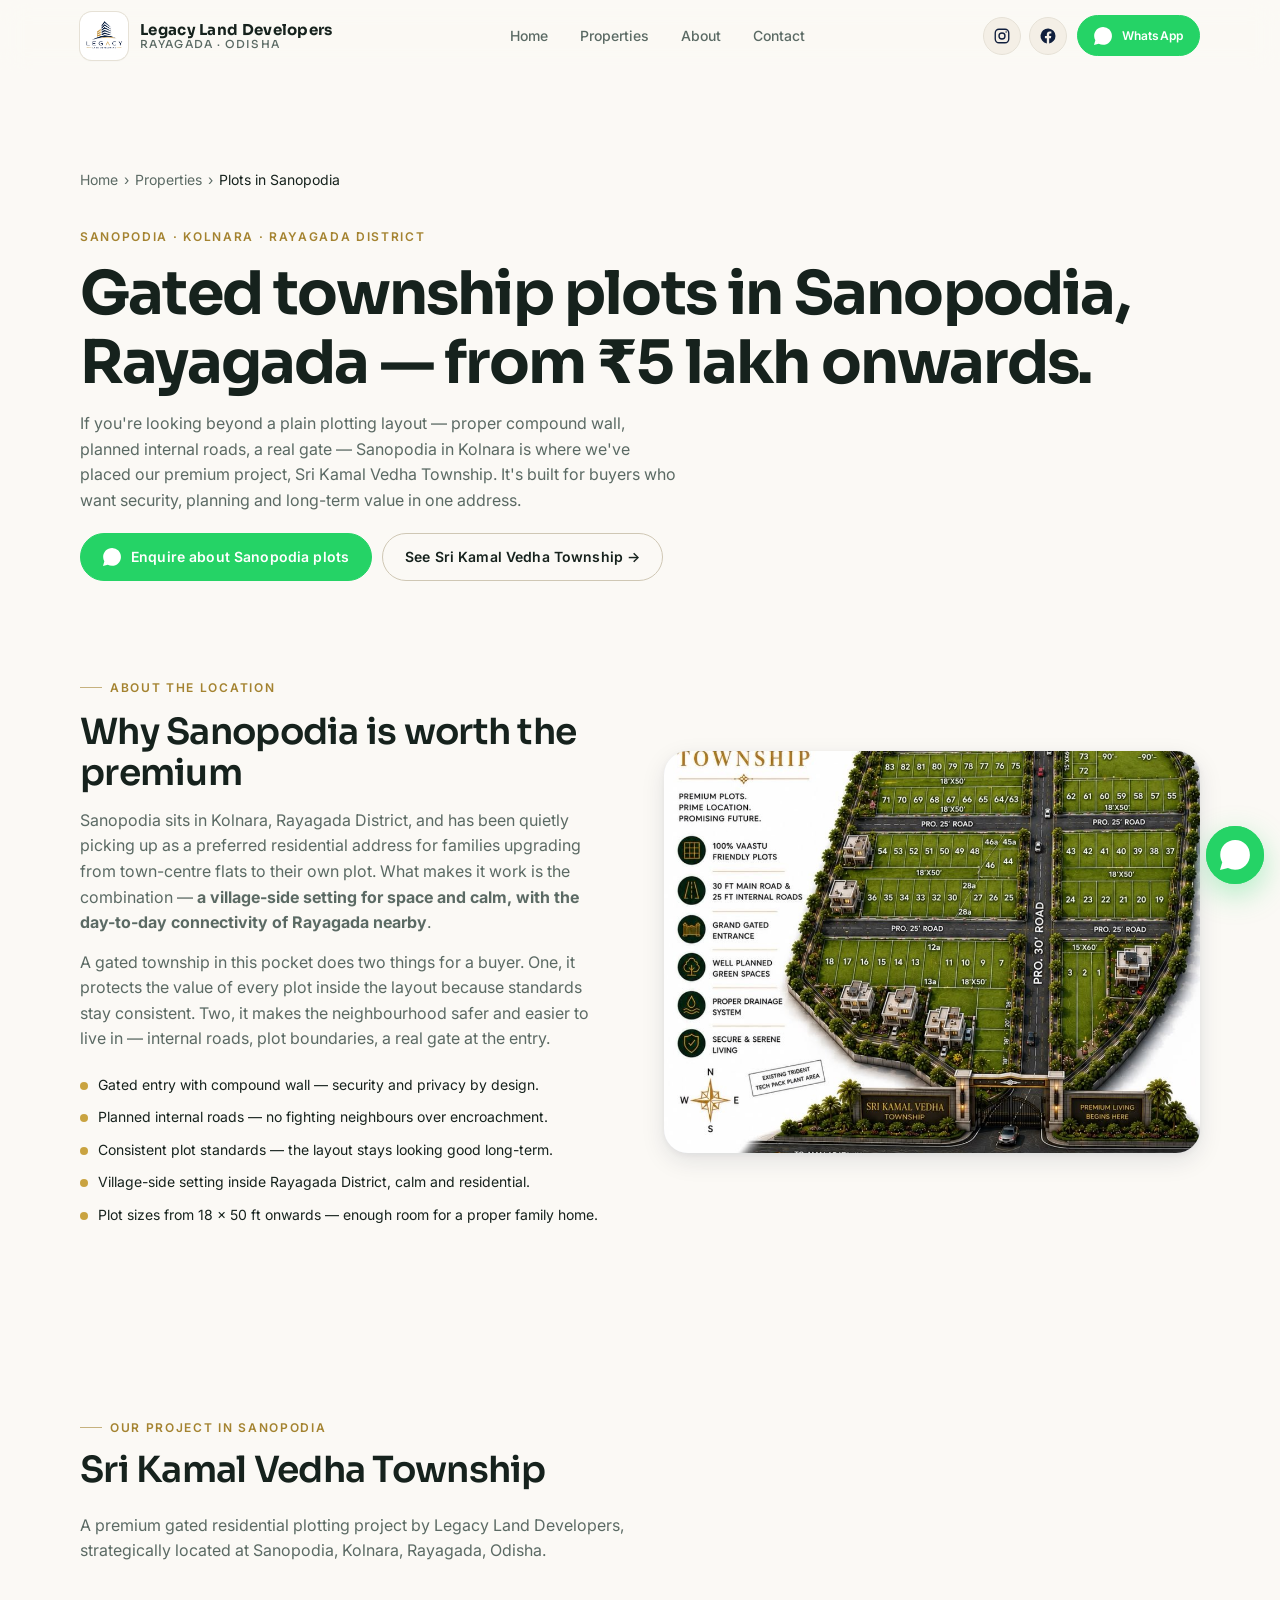
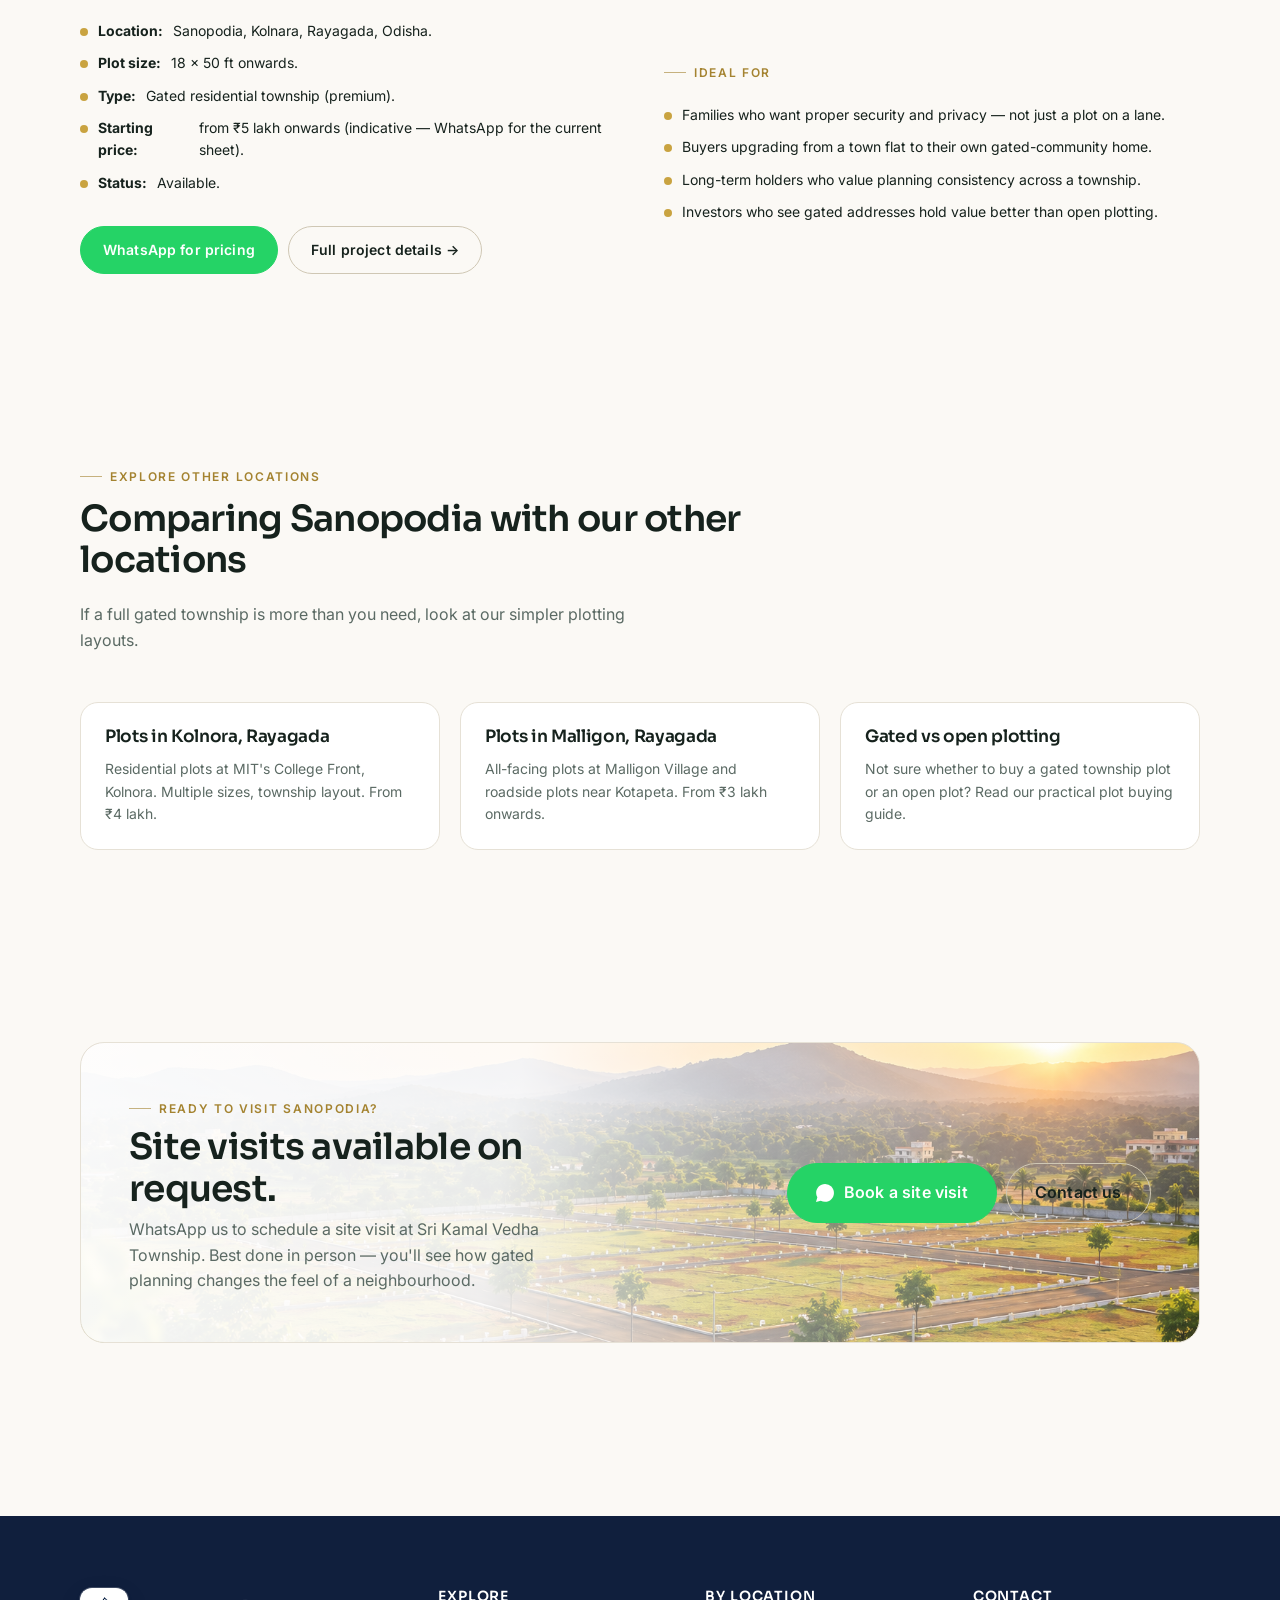
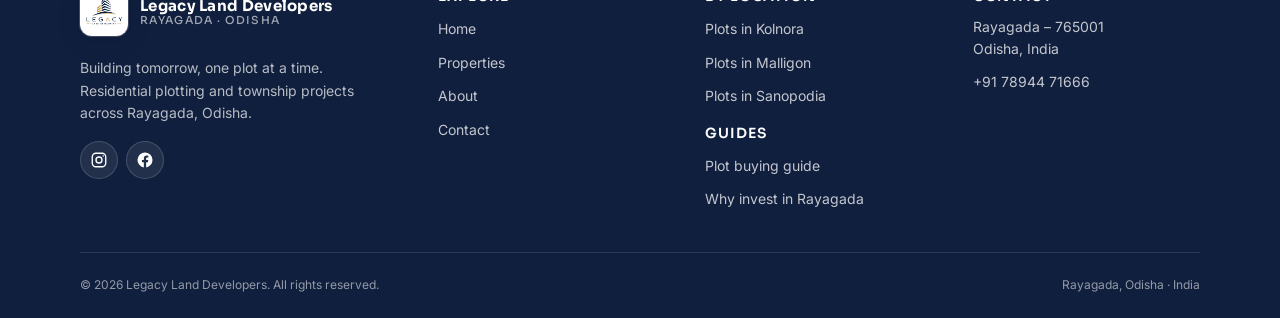
<file: plots-in-sanopodia-rayagada.html>
<!doctype html>
<html lang="en-IN">
<head>
  <meta charset="utf-8" />
  <meta name="viewport" content="width=device-width, initial-scale=1, viewport-fit=cover" />
  <meta name="theme-color" content="#101f3d" />

  <!-- Primary SEO -->
  <title>Gated Township Plots in Sanopodia, Rayagada | Premium Plotting</title>
  <meta name="description" content="Premium gated township plots at Sanopodia, Kolnara, Rayagada. Plot sizes 18×50 ft onwards, starting from ₹5 lakh. Secure, planned residential layouts. WhatsApp +91 78944 71666." />
  <meta name="keywords" content="plots in Sanopodia, gated plots Sanopodia, gated township Rayagada, plots Kolnara Rayagada, premium plots Rayagada, gated community Rayagada, township plots Odisha, secure residential plots Rayagada, 18x50 gated plots, Sri Kamal Vedha Township" />
  <meta name="author" content="Legacy Land Developers" />
  <meta name="robots" content="index, follow, max-image-preview:large, max-snippet:-1" />
  <link rel="canonical" href="https://legacylanddevelopers.in/plots-in-sanopodia-rayagada.html" />

  <!-- Geo targeting -->
  <meta name="geo.region" content="IN-OR" />
  <meta name="geo.placename" content="Sanopodia, Kolnara, Rayagada, Odisha" />
  <meta name="geo.position" content="19.1667;83.4167" />
  <meta name="ICBM" content="19.1667, 83.4167" />

  <!-- Icons -->
  <link rel="icon" type="image/png" href="assets/images/favicon.png" />
  <link rel="apple-touch-icon" href="assets/images/favicon.png" />
  <link rel="shortcut icon" href="assets/images/favicon.png" />

  <!-- Open Graph -->
  <meta property="og:type" content="website" />
  <meta property="og:site_name" content="Legacy Land Developers" />
  <meta property="og:locale" content="en_IN" />
  <meta property="og:title" content="Gated Township Plots in Sanopodia, Rayagada" />
  <meta property="og:description" content="Premium gated township plots at Sanopodia, Kolnara, Rayagada. Plot sizes 18×50 ft onwards, from ₹5 lakh." />
  <meta property="og:url" content="https://legacylanddevelopers.in/plots-in-sanopodia-rayagada.html" />
  <meta property="og:image" content="https://legacylanddevelopers.in/assets/images/photos/sri-kamal-vedha-township.jpeg" />
  <meta property="og:image:alt" content="Sri Kamal Vedha Township — gated residential plots at Sanopodia, Rayagada" />

  <!-- Twitter Card -->
  <meta name="twitter:card" content="summary_large_image" />
  <meta name="twitter:title" content="Gated Plots in Sanopodia, Rayagada" />
  <meta name="twitter:description" content="Premium gated township at Sanopodia, Kolnara, Rayagada. 18×50 ft plots onwards. From ₹5 lakh." />
  <meta name="twitter:image" content="https://legacylanddevelopers.in/assets/images/photos/sri-kamal-vedha-township.jpeg" />

  <link rel="preconnect" href="https://fonts.googleapis.com" />
  <link rel="preconnect" href="https://fonts.gstatic.com" crossorigin />
  <link rel="stylesheet" href="https://fonts.googleapis.com/css2?family=Inter:wght@400;500;600;700&family=Sora:wght@500;600;700&display=swap" />

  <link rel="stylesheet" href="assets/css/styles.css" />

  <!-- Structured data -->
  <script type="application/ld+json">
  {
    "@context": "https://schema.org",
    "@graph": [
      {
        "@type": "WebPage",
        "@id": "https://legacylanddevelopers.in/plots-in-sanopodia-rayagada.html#webpage",
        "url": "https://legacylanddevelopers.in/plots-in-sanopodia-rayagada.html",
        "name": "Gated Township Plots in Sanopodia, Rayagada",
        "description": "Premium gated township plots at Sanopodia, Kolnara, Rayagada. Plot sizes 18×50 ft onwards, from ₹5 lakh.",
        "inLanguage": "en-IN",
        "isPartOf": { "@id": "https://legacylanddevelopers.in/#website" },
        "about": { "@id": "https://legacylanddevelopers.in/#organization" },
        "primaryImageOfPage": "https://legacylanddevelopers.in/assets/images/photos/sri-kamal-vedha-township.jpeg",
        "breadcrumb": { "@id": "https://legacylanddevelopers.in/plots-in-sanopodia-rayagada.html#breadcrumb" }
      },
      {
        "@type": "BreadcrumbList",
        "@id": "https://legacylanddevelopers.in/plots-in-sanopodia-rayagada.html#breadcrumb",
        "itemListElement": [
          { "@type": "ListItem", "position": 1, "name": "Home", "item": "https://legacylanddevelopers.in/" },
          { "@type": "ListItem", "position": 2, "name": "Plots in Sanopodia", "item": "https://legacylanddevelopers.in/plots-in-sanopodia-rayagada.html" }
        ]
      },
      {
        "@type": "Place",
        "@id": "https://legacylanddevelopers.in/plots-in-sanopodia-rayagada.html#place",
        "name": "Sanopodia, Kolnara, Rayagada",
        "description": "Sanopodia in Kolnara, Rayagada District, Odisha — home to Legacy Land Developers' Sri Kamal Vedha Township, a premium gated residential plotting project.",
        "address": {
          "@type": "PostalAddress",
          "addressLocality": "Sanopodia, Kolnara, Rayagada",
          "postalCode": "765001",
          "addressRegion": "Odisha",
          "addressCountry": "IN"
        },
        "geo": {
          "@type": "GeoCoordinates",
          "latitude": 19.1667,
          "longitude": 83.4167
        }
      }
    ]
  }
  </script>
</head>
<body>
  <a class="sr-only" href="#main">Skip to content</a>

  <header class="site-header" role="banner">
    <div class="container header-inner">
      <a href="index.html" class="brand" aria-label="Legacy Land Developers — Home">
        <span class="brand-mark" aria-hidden="true"><img src="assets/images/logo.png" onerror="this.onerror=null;this.src='assets/images/logo.png';" alt="Legacy Land Developers" width="48" height="48" /></span>
        <span class="brand-name">
          <span class="brand-primary">Legacy Land Developers</span>
          <span class="brand-secondary">Rayagada · Odisha</span>
        </span>
      </a>
      <nav id="primary-nav" class="primary-nav" aria-label="Primary">
        <a href="index.html">Home</a>
        <a href="properties.html">Properties</a>
        <a href="about.html">About</a>
        <a href="contact.html">Contact</a>
        <div class="primary-nav__socials" aria-label="Follow us on social media">
          <a class="social-link" href="https://www.instagram.com/legacy_land_developers?stkn=Zjk3cHJqamcxYjAx" target="_blank" rel="noopener" aria-label="Follow us on Instagram">
            <svg viewBox="0 0 24 24" fill="none" stroke="currentColor" stroke-width="1.8" stroke-linecap="round" stroke-linejoin="round" aria-hidden="true"><rect x="3" y="3" width="18" height="18" rx="5"/><circle cx="12" cy="12" r="4"/><circle cx="17.5" cy="6.5" r="1" fill="currentColor" stroke="none"/></svg>
          </a>
          <a class="social-link" href="https://www.facebook.com/share/185R3Wf4mj/" target="_blank" rel="noopener" aria-label="Follow us on Facebook">
            <svg viewBox="0 0 24 24" fill="currentColor" aria-hidden="true"><path d="M22 12a10 10 0 1 0-11.56 9.88v-6.99h-2.54V12h2.54V9.8c0-2.5 1.49-3.89 3.77-3.89 1.09 0 2.24.2 2.24.2v2.46h-1.26c-1.24 0-1.63.77-1.63 1.56V12h2.77l-.44 2.89h-2.33v6.99A10 10 0 0 0 22 12Z"/></svg>
          </a>
        </div>
      </nav>
      <div class="header-actions">
        <div class="social-links social-links--header" aria-label="Follow us on social media">
          <a class="social-link" href="https://www.instagram.com/legacy_land_developers?stkn=Zjk3cHJqamcxYjAx" target="_blank" rel="noopener" aria-label="Follow us on Instagram">
            <svg viewBox="0 0 24 24" fill="none" stroke="currentColor" stroke-width="1.8" stroke-linecap="round" stroke-linejoin="round" aria-hidden="true"><rect x="3" y="3" width="18" height="18" rx="5"/><circle cx="12" cy="12" r="4"/><circle cx="17.5" cy="6.5" r="1" fill="currentColor" stroke="none"/></svg>
          </a>
          <a class="social-link" href="https://www.facebook.com/share/185R3Wf4mj/" target="_blank" rel="noopener" aria-label="Follow us on Facebook">
            <svg viewBox="0 0 24 24" fill="currentColor" aria-hidden="true"><path d="M22 12a10 10 0 1 0-11.56 9.88v-6.99h-2.54V12h2.54V9.8c0-2.5 1.49-3.89 3.77-3.89 1.09 0 2.24.2 2.24.2v2.46h-1.26c-1.24 0-1.63.77-1.63 1.56V12h2.77l-.44 2.89h-2.33v6.99A10 10 0 0 0 22 12Z"/></svg>
          </a>
        </div>
        <a class="btn btn-whatsapp btn-sm" href="https://wa.me/917894471666?text=Hello%20Legacy%20Land%20Developers%2C%20I%27m%20interested%20in%20gated%20plots%20at%20Sanopodia%2C%20Rayagada." target="_blank" rel="noopener" aria-label="Chat on WhatsApp about gated plots in Sanopodia">
          <svg viewBox="0 0 24 24" aria-hidden="true"><path d="M20.52 3.48A11.86 11.86 0 0 0 12.06 0C5.5 0 .2 5.3.2 11.86c0 2.09.55 4.13 1.6 5.93L0 24l6.36-1.66a11.83 11.83 0 0 0 5.7 1.45h.01c6.56 0 11.86-5.3 11.86-11.86 0-3.17-1.23-6.15-3.41-8.45Z"/></svg>
          <span class="btn-label">WhatsApp</span>
        </a>
        <button type="button" class="nav-toggle" aria-controls="primary-nav" aria-expanded="false" aria-label="Toggle navigation">
          <svg class="icon-open" viewBox="0 0 24 24" fill="none" stroke="currentColor" stroke-width="2" stroke-linecap="round"><line x1="4" y1="7" x2="20" y2="7"/><line x1="4" y1="12" x2="20" y2="12"/><line x1="4" y1="17" x2="20" y2="17"/></svg>
          <svg class="icon-close" viewBox="0 0 24 24" fill="none" stroke="currentColor" stroke-width="2" stroke-linecap="round"><line x1="6" y1="6" x2="18" y2="18"/><line x1="6" y1="18" x2="18" y2="6"/></svg>
        </button>
      </div>
    </div>
  </header>

  <main id="main">
    <section class="section container" style="padding-bottom:0">
      <nav class="breadcrumbs" aria-label="Breadcrumb">
        <a href="index.html">Home</a> <span>›</span>
        <a href="properties.html">Properties</a> <span>›</span>
        <span aria-current="page">Plots in Sanopodia</span>
      </nav>

      <span class="eyebrow reveal" style="margin-top:18px;display:inline-block">Sanopodia · Kolnara · Rayagada District</span>
      <h1 class="reveal" style="margin-top:10px;max-width:24ch">Gated township plots in Sanopodia, Rayagada — from ₹5 lakh onwards.</h1>
      <p class="reveal" style="margin-top:14px;max-width:60ch">If you're looking beyond a plain plotting layout — proper compound wall, planned internal roads, a real gate — Sanopodia in Kolnara is where we've placed our premium project, Sri Kamal Vedha Township. It's built for buyers who want security, planning and long-term value in one address.</p>

      <div class="hero-actions reveal" style="margin-top:20px">
        <a class="btn btn-whatsapp" href="https://wa.me/917894471666?text=Hello%20Legacy%20Land%20Developers%2C%20I%27m%20interested%20in%20gated%20plots%20at%20Sanopodia%2C%20Rayagada." target="_blank" rel="noopener">
          <svg viewBox="0 0 24 24" fill="currentColor" aria-hidden="true"><path d="M20.52 3.48A11.86 11.86 0 0 0 12.06 0C5.5 0 .2 5.3.2 11.86c0 2.09.55 4.13 1.6 5.93L0 24l6.36-1.66a11.83 11.83 0 0 0 5.7 1.45h.01c6.56 0 11.86-5.3 11.86-11.86 0-3.17-1.23-6.15-3.41-8.45Z"/></svg>
          Enquire about Sanopodia plots
        </a>
        <a class="btn btn-outline" href="properties/sri-kamal-vedha-township.html">See Sri Kamal Vedha Township →</a>
      </div>
    </section>

    <section class="section container">
      <div class="split">
        <div class="split__copy">
          <span class="eyebrow reveal">About the location</span>
          <h2 class="reveal">Why Sanopodia is worth the premium</h2>
          <p class="reveal">Sanopodia sits in Kolnara, Rayagada District, and has been quietly picking up as a preferred residential address for families upgrading from town-centre flats to their own plot. What makes it work is the combination — <strong>a village-side setting for space and calm, with the day-to-day connectivity of Rayagada nearby</strong>.</p>
          <p class="reveal">A gated township in this pocket does two things for a buyer. One, it protects the value of every plot inside the layout because standards stay consistent. Two, it makes the neighbourhood safer and easier to live in — internal roads, plot boundaries, a real gate at the entry.</p>
          <ul class="bullets">
            <li class="reveal">Gated entry with compound wall — security and privacy by design.</li>
            <li class="reveal">Planned internal roads — no fighting neighbours over encroachment.</li>
            <li class="reveal">Consistent plot standards — the layout stays looking good long-term.</li>
            <li class="reveal">Village-side setting inside Rayagada District, calm and residential.</li>
            <li class="reveal">Plot sizes from 18 × 50 ft onwards — enough room for a proper family home.</li>
          </ul>
        </div>
        <div class="split__media reveal" aria-hidden="true">
          <img src="assets/images/photos/sri-kamal-vedha-township.jpeg" alt="Sri Kamal Vedha Township — gated plots at Sanopodia, Kolnara, Rayagada" width="960" height="1280" loading="lazy" />
        </div>
      </div>
    </section>

    <section class="section container">
      <div class="section-title reveal">
        <span class="eyebrow">Our project in Sanopodia</span>
        <h2>Sri Kamal Vedha Township</h2>
        <p style="max-width:60ch;color:var(--color-text-muted);margin-top:10px">A premium gated residential plotting project by Legacy Land Developers, strategically located at Sanopodia, Kolnara, Rayagada, Odisha.</p>
      </div>

      <div class="split" style="margin-top:24px">
        <div class="split__copy">
          <ul class="bullets">
            <li class="reveal"><strong>Location:</strong> Sanopodia, Kolnara, Rayagada, Odisha.</li>
            <li class="reveal"><strong>Plot size:</strong> 18 × 50 ft onwards.</li>
            <li class="reveal"><strong>Type:</strong> Gated residential township (premium).</li>
            <li class="reveal"><strong>Starting price:</strong> from ₹5 lakh onwards (indicative — WhatsApp for the current sheet).</li>
            <li class="reveal"><strong>Status:</strong> Available.</li>
          </ul>
          <div class="reveal" style="margin-top:18px;display:flex;gap:10px;flex-wrap:wrap">
            <a class="btn btn-whatsapp" href="https://wa.me/917894471666?text=Hello%2C%20I%27d%20like%20plot%20details%20and%20pricing%20for%20Sri%20Kamal%20Vedha%20Township%20at%20Sanopodia." target="_blank" rel="noopener">WhatsApp for pricing</a>
            <a class="btn btn-outline" href="properties/sri-kamal-vedha-township.html">Full project details →</a>
          </div>
        </div>
        <div class="split__copy">
          <span class="eyebrow reveal">Ideal for</span>
          <ul class="bullets">
            <li class="reveal">Families who want proper security and privacy — not just a plot on a lane.</li>
            <li class="reveal">Buyers upgrading from a town flat to their own gated-community home.</li>
            <li class="reveal">Long-term holders who value planning consistency across a township.</li>
            <li class="reveal">Investors who see gated addresses hold value better than open plotting.</li>
          </ul>
        </div>
      </div>
    </section>

    <section class="section container">
      <div class="section-title reveal">
        <span class="eyebrow">Explore other locations</span>
        <h2>Comparing Sanopodia with our other locations</h2>
        <p style="max-width:60ch;color:var(--color-text-muted);margin-top:10px">If a full gated township is more than you need, look at our simpler plotting layouts.</p>
      </div>
      <div class="feature-grid" style="margin-top:24px">
        <a class="feature reveal" href="plots-in-kolnora-rayagada.html" style="text-decoration:none;color:inherit">
          <h3>Plots in Kolnora, Rayagada</h3>
          <p>Residential plots at MIT's College Front, Kolnora. Multiple sizes, township layout. From ₹4 lakh.</p>
        </a>
        <a class="feature reveal" href="plots-in-malligon-rayagada.html" style="text-decoration:none;color:inherit">
          <h3>Plots in Malligon, Rayagada</h3>
          <p>All-facing plots at Malligon Village and roadside plots near Kotapeta. From ₹3 lakh onwards.</p>
        </a>
        <a class="feature reveal" href="plot-buying-guide-rayagada.html" style="text-decoration:none;color:inherit">
          <h3>Gated vs open plotting</h3>
          <p>Not sure whether to buy a gated township plot or an open plot? Read our practical plot buying guide.</p>
        </a>
      </div>
    </section>

    <section class="section container">
      <div class="cta-band reveal">
        <div class="cta-band__copy">
          <span class="eyebrow">Ready to visit Sanopodia?</span>
          <h2 style="margin-top:8px">Site visits available on request.</h2>
          <p>WhatsApp us to schedule a site visit at Sri Kamal Vedha Township. Best done in person — you'll see how gated planning changes the feel of a neighbourhood.</p>
        </div>
        <div class="cta-band__actions">
          <a class="btn btn-whatsapp btn-lg" href="https://wa.me/917894471666?text=Hello%2C%20I%27d%20like%20to%20schedule%20a%20site%20visit%20at%20Sri%20Kamal%20Vedha%20Township%2C%20Sanopodia." target="_blank" rel="noopener">
            <svg viewBox="0 0 24 24" fill="currentColor" aria-hidden="true"><path d="M20.52 3.48A11.86 11.86 0 0 0 12.06 0C5.5 0 .2 5.3.2 11.86c0 2.09.55 4.13 1.6 5.93L0 24l6.36-1.66a11.83 11.83 0 0 0 5.7 1.45h.01c6.56 0 11.86-5.3 11.86-11.86 0-3.17-1.23-6.15-3.41-8.45Z"/></svg>
            Book a site visit
          </a>
          <a class="btn btn-outline btn-lg" href="contact.html">Contact us</a>
        </div>
      </div>
    </section>
  </main>

  <footer class="site-footer" role="contentinfo">
    <div class="container">
      <div class="footer-grid">
        <div class="footer-brand">
          <div class="brand">
            <span class="brand-mark" aria-hidden="true"><img src="assets/images/logo.png" onerror="this.onerror=null;this.src='assets/images/logo.png';" alt="Legacy Land Developers" width="48" height="48" /></span>
            <span class="brand-name">
              <span class="brand-primary">Legacy Land Developers</span>
              <span class="brand-secondary">Rayagada · Odisha</span>
            </span>
          </div>
          <p>Building tomorrow, one plot at a time. Residential plotting and township projects across Rayagada, Odisha.</p>
          <div class="social-links social-links--footer" aria-label="Follow us on social media">
            <a class="social-link" href="https://www.instagram.com/legacy_land_developers?stkn=Zjk3cHJqamcxYjAx" target="_blank" rel="noopener" aria-label="Follow us on Instagram">
              <svg viewBox="0 0 24 24" fill="none" stroke="currentColor" stroke-width="1.8" stroke-linecap="round" stroke-linejoin="round" aria-hidden="true"><rect x="3" y="3" width="18" height="18" rx="5"/><circle cx="12" cy="12" r="4"/><circle cx="17.5" cy="6.5" r="1" fill="currentColor" stroke="none"/></svg>
            </a>
            <a class="social-link" href="https://www.facebook.com/share/185R3Wf4mj/" target="_blank" rel="noopener" aria-label="Follow us on Facebook">
              <svg viewBox="0 0 24 24" fill="currentColor" aria-hidden="true"><path d="M22 12a10 10 0 1 0-11.56 9.88v-6.99h-2.54V12h2.54V9.8c0-2.5 1.49-3.89 3.77-3.89 1.09 0 2.24.2 2.24.2v2.46h-1.26c-1.24 0-1.63.77-1.63 1.56V12h2.77l-.44 2.89h-2.33v6.99A10 10 0 0 0 22 12Z"/></svg>
            </a>
          </div>
        </div>
        <div class="footer-links">
          <h4>Explore</h4>
          <ul>
            <li><a href="index.html">Home</a></li>
            <li><a href="properties.html">Properties</a></li>
            <li><a href="about.html">About</a></li>
            <li><a href="contact.html">Contact</a></li>
          </ul>
        </div>
        <div class="footer-links">
          <h4>By location</h4>
          <ul>
            <li><a href="plots-in-kolnora-rayagada.html">Plots in Kolnora</a></li>
            <li><a href="plots-in-malligon-rayagada.html">Plots in Malligon</a></li>
            <li><a href="plots-in-sanopodia-rayagada.html">Plots in Sanopodia</a></li>
          </ul>
          <h4 style="margin-top:16px">Guides</h4>
          <ul>
            <li><a href="plot-buying-guide-rayagada.html">Plot buying guide</a></li>
            <li><a href="why-invest-rayagada-real-estate.html">Why invest in Rayagada</a></li>
          </ul>
        </div>
        <div class="footer-contact">
          <h4>Contact</h4>
          <p>Rayagada – 765001<br />Odisha, India</p>
          <p style="margin-top:10px"><a href="tel:+917894471666">+91 78944 71666</a></p>
        </div>
      </div>
      <div class="footer-bottom">
        <span>© <span id="current-year">2026</span> Legacy Land Developers. All rights reserved.</span>
        <span>Rayagada, Odisha · India</span>
      </div>
    </div>
  </footer>

  <a class="wa-float" href="https://wa.me/917894471666?text=Hello%2C%20I%27m%20interested%20in%20gated%20plots%20at%20Sanopodia%2C%20Rayagada." target="_blank" rel="noopener" aria-label="Chat with us on WhatsApp about gated plots in Sanopodia">
    <svg viewBox="0 0 24 24" aria-hidden="true"><path d="M20.52 3.48A11.86 11.86 0 0 0 12.06 0C5.5 0 .2 5.3.2 11.86c0 2.09.55 4.13 1.6 5.93L0 24l6.36-1.66a11.83 11.83 0 0 0 5.7 1.45h.01c6.56 0 11.86-5.3 11.86-11.86 0-3.17-1.23-6.15-3.41-8.45Z"/></svg>
  </a>

  <script src="assets/js/data.js"></script>
  <script src="assets/js/main.js"></script>
</body>
</html>
</file>
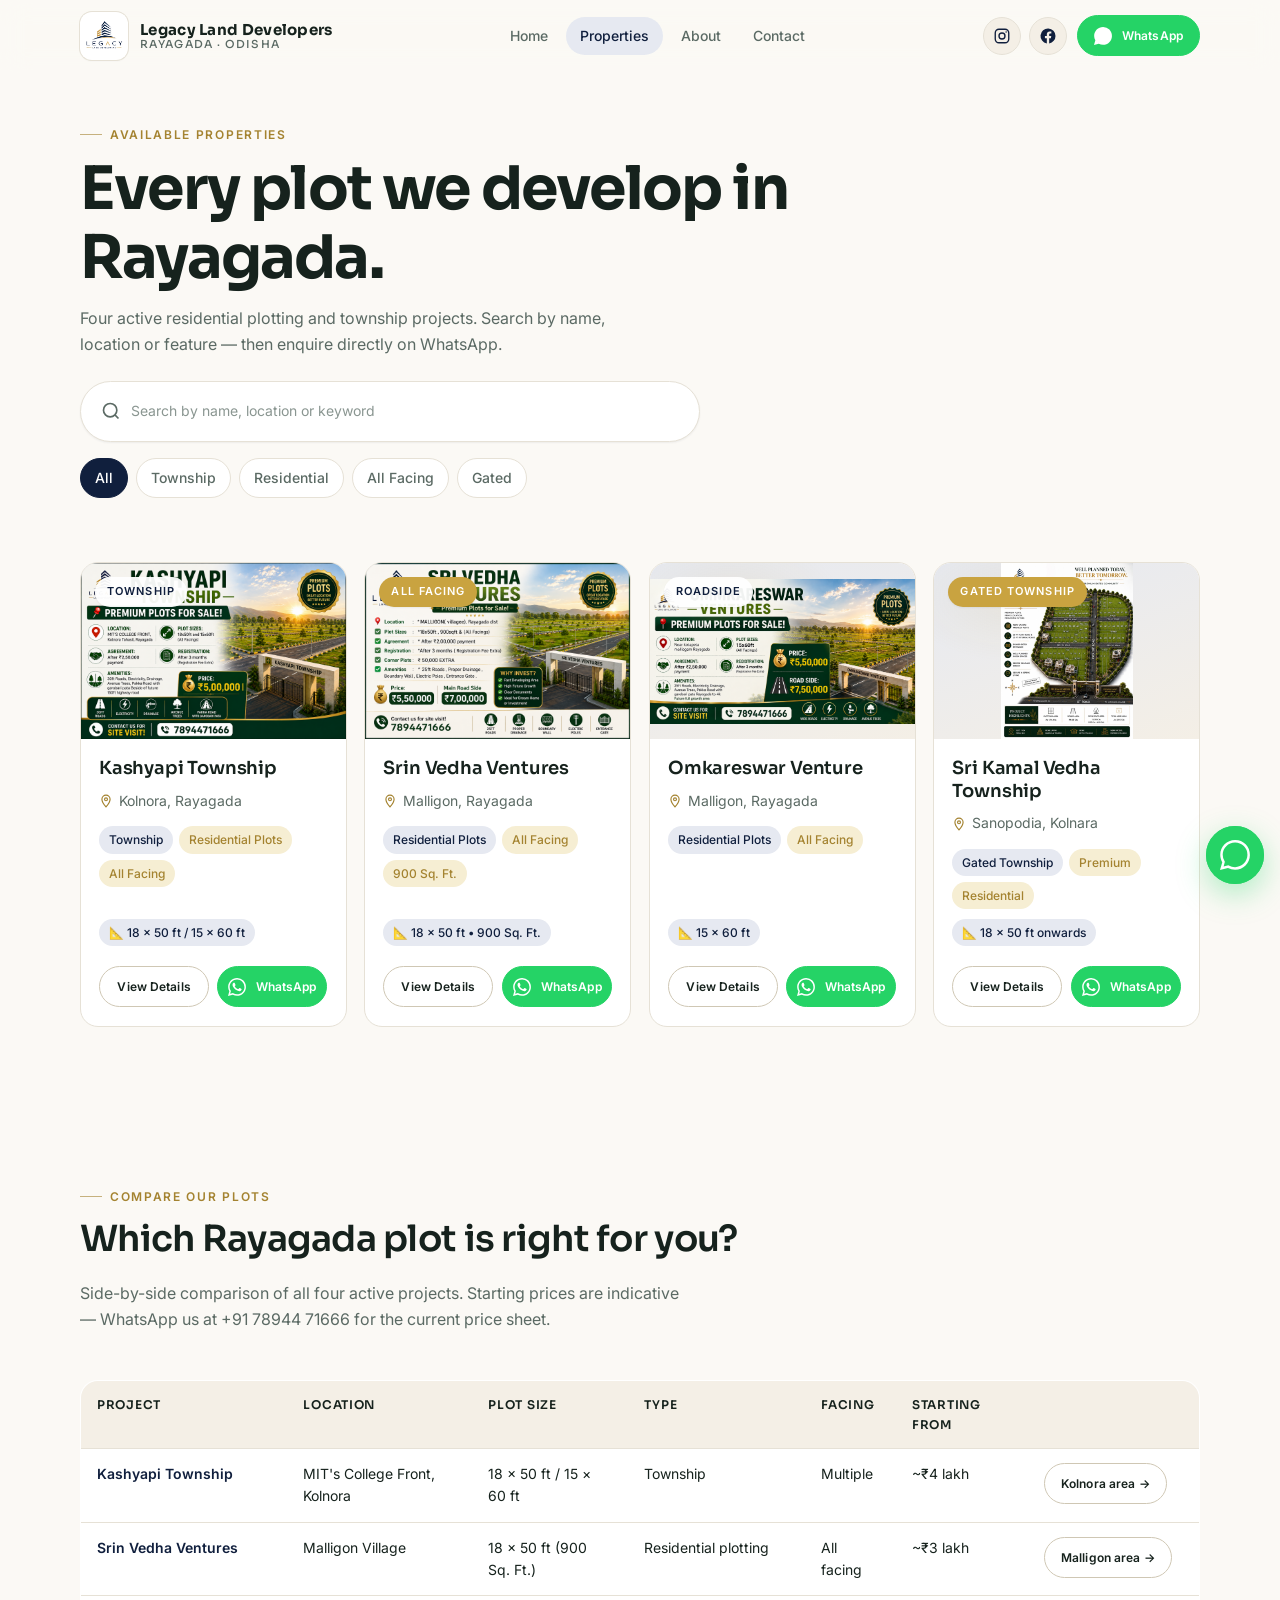
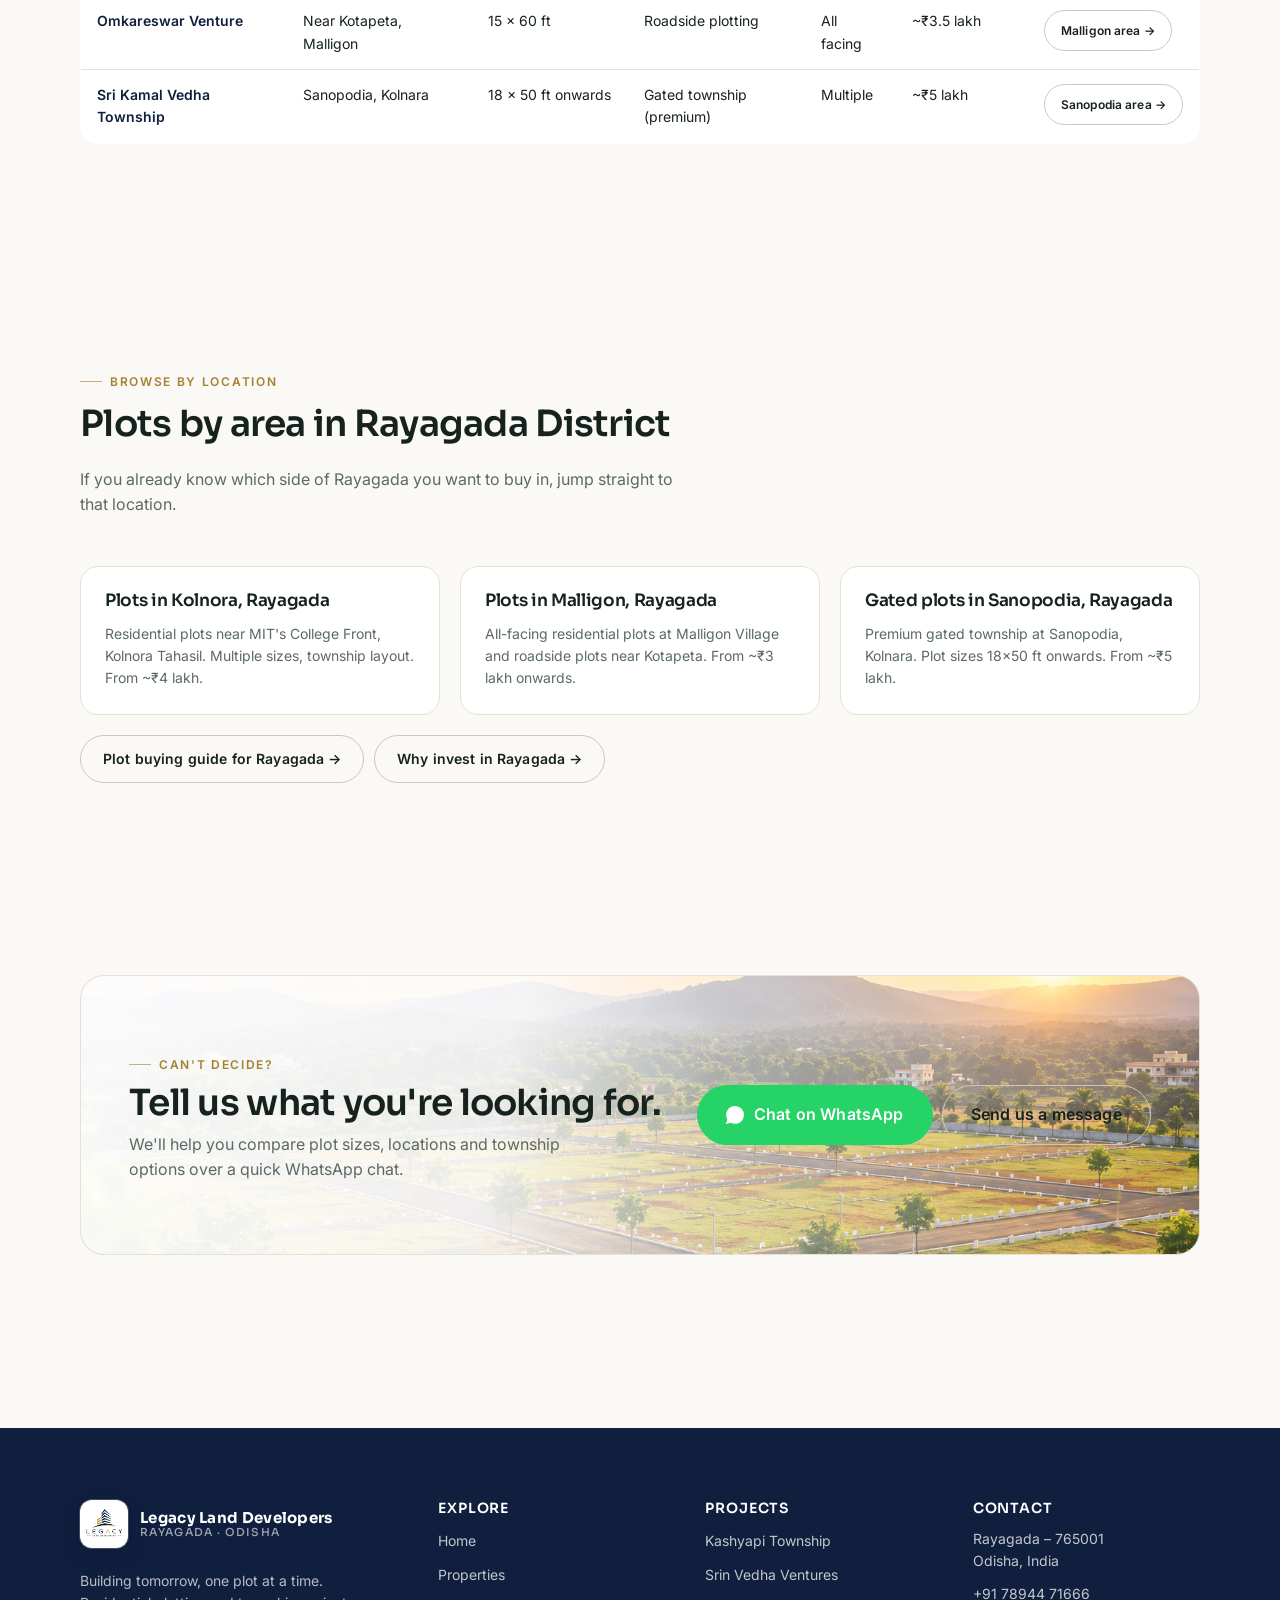
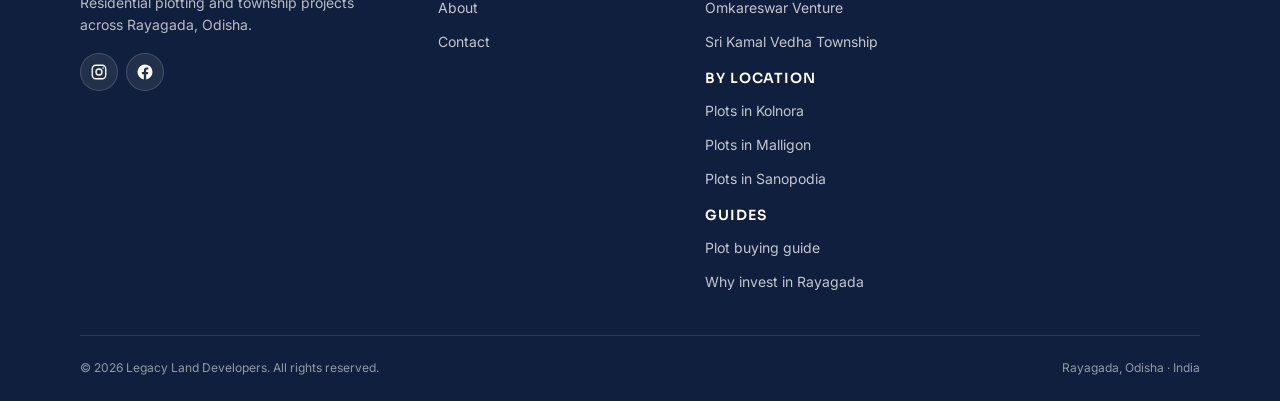
<file: properties.html>
<!doctype html>
<html lang="en-IN">
<head>
  <meta charset="utf-8" />
  <meta name="viewport" content="width=device-width, initial-scale=1, viewport-fit=cover" />
  <meta name="theme-color" content="#101f3d" />

  <!-- Primary SEO -->
  <title>Available Plots in Rayagada, Odisha | Legacy Land Developers</title>
  <meta name="description" content="Explore residential plotting &amp; gated township projects in Rayagada, Odisha by Legacy Land Developers. Search plots by size, location or facing. WhatsApp +91 78944 71666." />
  <meta name="keywords" content="plots for sale Rayagada, residential plots Rayagada, township projects Rayagada, gated township Rayagada, 18x50 plots Rayagada, 15x60 plots Rayagada, all facing plots Rayagada, plots Kolnora, plots Malligon, plots Sanopodia, Legacy Land Developers" />
  <meta name="author" content="Legacy Land Developers" />
  <meta name="robots" content="index, follow, max-image-preview:large, max-snippet:-1" />
  <link rel="canonical" href="https://legacylanddevelopers.in/properties.html" />

  <!-- Geo targeting -->
  <meta name="geo.region" content="IN-OR" />
  <meta name="geo.placename" content="Rayagada, Odisha" />
  <meta name="geo.position" content="19.1667;83.4167" />
  <meta name="ICBM" content="19.1667, 83.4167" />

  <!-- Icons -->
  <link rel="icon" type="image/png" href="assets/images/favicon.png" />
  <link rel="apple-touch-icon" href="assets/images/favicon.png" />
  <link rel="shortcut icon" href="assets/images/favicon.png" />

  <!-- Open Graph -->
  <meta property="og:type" content="website" />
  <meta property="og:site_name" content="Legacy Land Developers" />
  <meta property="og:locale" content="en_IN" />
  <meta property="og:title" content="Available Plots in Rayagada, Odisha | Legacy Land Developers" />
  <meta property="og:description" content="Explore residential plotting and gated township projects in Rayagada, Odisha. Search plots by size, location or facing." />
  <meta property="og:url" content="https://legacylanddevelopers.in/properties.html" />
  <meta property="og:image" content="https://legacylanddevelopers.in/image/projectimage.png" />
  <meta property="og:image:alt" content="Residential plotting projects in Rayagada, Odisha by Legacy Land Developers" />

  <!-- Twitter Card -->
  <meta name="twitter:card" content="summary_large_image" />
  <meta name="twitter:title" content="Available Plots in Rayagada, Odisha | Legacy Land Developers" />
  <meta name="twitter:description" content="Explore residential plotting and gated township projects in Rayagada, Odisha." />
  <meta name="twitter:image" content="https://legacylanddevelopers.in/image/projectimage.png" />

  <link rel="preconnect" href="https://fonts.googleapis.com" />
  <link rel="preconnect" href="https://fonts.gstatic.com" crossorigin />
  <link rel="stylesheet" href="https://fonts.googleapis.com/css2?family=Inter:wght@400;500;600;700&family=Sora:wght@500;600;700&display=swap" />
  <link rel="stylesheet" href="assets/css/styles.css" />

  <!-- Structured data -->
  <script type="application/ld+json">
  {
    "@context": "https://schema.org",
    "@graph": [
      {
        "@type": "CollectionPage",
        "@id": "https://legacylanddevelopers.in/properties.html#webpage",
        "url": "https://legacylanddevelopers.in/properties.html",
        "name": "Available Plots in Rayagada, Odisha | Legacy Land Developers",
        "description": "Every residential plotting and township project by Legacy Land Developers in Rayagada District, Odisha.",
        "inLanguage": "en-IN",
        "isPartOf": { "@id": "https://legacylanddevelopers.in/#website" },
        "breadcrumb": { "@id": "https://legacylanddevelopers.in/properties.html#breadcrumb" },
        "about": { "@id": "https://legacylanddevelopers.in/#organization" }
      },
      {
        "@type": "BreadcrumbList",
        "@id": "https://legacylanddevelopers.in/properties.html#breadcrumb",
        "itemListElement": [
          { "@type": "ListItem", "position": 1, "name": "Home", "item": "https://legacylanddevelopers.in/" },
          { "@type": "ListItem", "position": 2, "name": "Properties", "item": "https://legacylanddevelopers.in/properties.html" }
        ]
      },
      {
        "@type": "ItemList",
        "@id": "https://legacylanddevelopers.in/properties.html#itemlist",
        "name": "Residential Plots and Township Projects in Rayagada by Legacy Land Developers",
        "numberOfItems": 4,
        "itemListOrder": "https://schema.org/ItemListUnordered",
        "itemListElement": [
          {
            "@type": "ListItem",
            "position": 1,
            "url": "https://legacylanddevelopers.in/properties/kashyapi-township.html",
            "name": "Kashyapi Township, Kolnora, Rayagada"
          },
          {
            "@type": "ListItem",
            "position": 2,
            "url": "https://legacylanddevelopers.in/properties/srin-vedha-ventures.html",
            "name": "Srin Vedha Ventures, Malligon, Rayagada"
          },
          {
            "@type": "ListItem",
            "position": 3,
            "url": "https://legacylanddevelopers.in/properties/omkareswar-venture.html",
            "name": "Omkareswar Venture, Malligon, Rayagada"
          },
          {
            "@type": "ListItem",
            "position": 4,
            "url": "https://legacylanddevelopers.in/properties/sri-kamal-vedha-township.html",
            "name": "Sri Kamal Vedha Township, Sanopodia, Rayagada"
          }
        ]
      }
    ]
  }
  </script>
</head>
<body>
  <a class="sr-only" href="#main">Skip to content</a>

  <header class="site-header" role="banner">
    <div class="container header-inner">
      <a href="index.html" class="brand" aria-label="Legacy Land Developers — Home">
        <span class="brand-mark" aria-hidden="true"><img src="assets/images/logo.png" onerror="this.onerror=null;this.src='assets/images/logo.png';" alt="Legacy Land Developers" width="48" height="48" /></span>
        <span class="brand-name">
          <span class="brand-primary">Legacy Land Developers</span>
          <span class="brand-secondary">Rayagada · Odisha</span>
        </span>
      </a>
      <nav id="primary-nav" class="primary-nav" aria-label="Primary">
        <a href="index.html">Home</a>
        <a href="properties.html" aria-current="page">Properties</a>
        <a href="about.html">About</a>
        <a href="contact.html">Contact</a>
      
        <div class="primary-nav__socials" aria-label="Follow us on social media">
          <a class="social-link" href="https://www.instagram.com/legacy_land_developers?stkn=Zjk3cHJqamcxYjAx" target="_blank" rel="noopener" aria-label="Follow us on Instagram">
            <svg viewBox="0 0 24 24" fill="none" stroke="currentColor" stroke-width="1.8" stroke-linecap="round" stroke-linejoin="round" aria-hidden="true"><rect x="3" y="3" width="18" height="18" rx="5"/><circle cx="12" cy="12" r="4"/><circle cx="17.5" cy="6.5" r="1" fill="currentColor" stroke="none"/></svg>
          </a>
          <a class="social-link" href="https://www.facebook.com/share/185R3Wf4mj/" target="_blank" rel="noopener" aria-label="Follow us on Facebook">
            <svg viewBox="0 0 24 24" fill="currentColor" aria-hidden="true"><path d="M22 12a10 10 0 1 0-11.56 9.88v-6.99h-2.54V12h2.54V9.8c0-2.5 1.49-3.89 3.77-3.89 1.09 0 2.24.2 2.24.2v2.46h-1.26c-1.24 0-1.63.77-1.63 1.56V12h2.77l-.44 2.89h-2.33v6.99A10 10 0 0 0 22 12Z"/></svg>
          </a>
        </div>
      </nav>
      <div class="header-actions">
        <div class="social-links social-links--header" aria-label="Follow us on social media">
          <a class="social-link" href="https://www.instagram.com/legacy_land_developers?stkn=Zjk3cHJqamcxYjAx" target="_blank" rel="noopener" aria-label="Follow us on Instagram">
            <svg viewBox="0 0 24 24" fill="none" stroke="currentColor" stroke-width="1.8" stroke-linecap="round" stroke-linejoin="round" aria-hidden="true"><rect x="3" y="3" width="18" height="18" rx="5"/><circle cx="12" cy="12" r="4"/><circle cx="17.5" cy="6.5" r="1" fill="currentColor" stroke="none"/></svg>
          </a>
          <a class="social-link" href="https://www.facebook.com/share/185R3Wf4mj/" target="_blank" rel="noopener" aria-label="Follow us on Facebook">
            <svg viewBox="0 0 24 24" fill="currentColor" aria-hidden="true"><path d="M22 12a10 10 0 1 0-11.56 9.88v-6.99h-2.54V12h2.54V9.8c0-2.5 1.49-3.89 3.77-3.89 1.09 0 2.24.2 2.24.2v2.46h-1.26c-1.24 0-1.63.77-1.63 1.56V12h2.77l-.44 2.89h-2.33v6.99A10 10 0 0 0 22 12Z"/></svg>
          </a>
        </div>
        <a class="btn btn-whatsapp btn-sm" href="https://wa.me/917894471666?text=Hello%20Legacy%20Land%20Developers%2C%20I%27d%20like%20to%20know%20more%20about%20your%20plots." target="_blank" rel="noopener" aria-label="Chat on WhatsApp">
          <svg viewBox="0 0 24 24" aria-hidden="true"><path d="M20.52 3.48A11.86 11.86 0 0 0 12.06 0C5.5 0 .2 5.3.2 11.86c0 2.09.55 4.13 1.6 5.93L0 24l6.36-1.66a11.83 11.83 0 0 0 5.7 1.45h.01c6.56 0 11.86-5.3 11.86-11.86 0-3.17-1.23-6.15-3.41-8.45Z"/></svg>
          <span class="btn-label">WhatsApp</span>
        </a>
        <button type="button" class="nav-toggle" aria-controls="primary-nav" aria-expanded="false" aria-label="Toggle navigation">
          <svg class="icon-open" viewBox="0 0 24 24" fill="none" stroke="currentColor" stroke-width="2" stroke-linecap="round"><line x1="4" y1="7" x2="20" y2="7"/><line x1="4" y1="12" x2="20" y2="12"/><line x1="4" y1="17" x2="20" y2="17"/></svg>
          <svg class="icon-close" viewBox="0 0 24 24" fill="none" stroke="currentColor" stroke-width="2" stroke-linecap="round"><line x1="6" y1="6" x2="18" y2="18"/><line x1="6" y1="18" x2="18" y2="6"/></svg>
        </button>
      </div>
    </div>
  </header>

  <main id="main">

    <!-- Page intro -->
    <section class="section-tight container" style="padding-top:clamp(28px,4vw,44px)">
      <span class="eyebrow reveal">Available Properties</span>
      <h1 class="reveal" style="margin-top:10px;max-width:22ch">Every plot we develop in Rayagada.</h1>
      <p class="reveal" style="margin-top:14px;max-width:56ch">Four active residential plotting and township projects. Search by name, location or feature — then enquire directly on WhatsApp.</p>

      <div class="reveal" style="margin-top:24px;max-width:620px">
        <div class="search-bar" role="search">
          <svg viewBox="0 0 24 24" fill="none" stroke="currentColor" stroke-width="2" aria-hidden="true"><circle cx="11" cy="11" r="8"/><path d="M21 21l-4.3-4.3"/></svg>
          <label class="sr-only" for="property-search">Search properties</label>
          <input id="property-search" type="search" placeholder="Search by name, location or keyword" autocomplete="off" />
        </div>
        <div class="filter-row" role="tablist" aria-label="Filter by type">
          <button class="filter-chip is-active" data-tag="all" role="tab" aria-selected="true">All</button>
          <button class="filter-chip" data-tag="township" role="tab" aria-selected="false">Township</button>
          <button class="filter-chip" data-tag="residential" role="tab" aria-selected="false">Residential</button>
          <button class="filter-chip" data-tag="all facing" role="tab" aria-selected="false">All Facing</button>
          <button class="filter-chip" data-tag="gated" role="tab" aria-selected="false">Gated</button>
        </div>
      </div>
    </section>

    <!-- Grid -->
    <section class="section-tight container" style="padding-top:0">
      <div id="properties-grid" class="property-grid property-grid--home">
        <!-- rendered by JS -->
      </div>
      <div id="search-empty" class="search-empty" hidden>
        <h3>No matching projects</h3>
        <p>Try a different name, location or clear your filters.</p>
      </div>
    </section>

    <!-- Compare & pricing -->
    <section class="section container">
      <div class="section-title reveal">
        <span class="eyebrow">Compare our plots</span>
        <h2>Which Rayagada plot is right for you?</h2>
        <p style="max-width:60ch;color:var(--color-text-muted);margin-top:10px">Side-by-side comparison of all four active projects. Starting prices are indicative — WhatsApp us at +91 78944 71666 for the current price sheet.</p>
      </div>

      <div class="reveal" style="overflow-x:auto;margin-top:24px">
        <table class="compare-table">
          <thead>
            <tr>
              <th scope="col">Project</th>
              <th scope="col">Location</th>
              <th scope="col">Plot size</th>
              <th scope="col">Type</th>
              <th scope="col">Facing</th>
              <th scope="col">Starting from</th>
              <th scope="col"></th>
            </tr>
          </thead>
          <tbody>
            <tr>
              <th scope="row"><a href="properties/kashyapi-township.html">Kashyapi Township</a></th>
              <td>MIT's College Front, Kolnora</td>
              <td>18 × 50 ft / 15 × 60 ft</td>
              <td>Township</td>
              <td>Multiple</td>
              <td>~₹4 lakh</td>
              <td><a class="btn btn-outline btn-sm" href="plots-in-kolnora-rayagada.html">Kolnora area →</a></td>
            </tr>
            <tr>
              <th scope="row"><a href="properties/srin-vedha-ventures.html">Srin Vedha Ventures</a></th>
              <td>Malligon Village</td>
              <td>18 × 50 ft (900 Sq. Ft.)</td>
              <td>Residential plotting</td>
              <td>All facing</td>
              <td>~₹3 lakh</td>
              <td><a class="btn btn-outline btn-sm" href="plots-in-malligon-rayagada.html">Malligon area →</a></td>
            </tr>
            <tr>
              <th scope="row"><a href="properties/omkareswar-venture.html">Omkareswar Venture</a></th>
              <td>Near Kotapeta, Malligon</td>
              <td>15 × 60 ft</td>
              <td>Roadside plotting</td>
              <td>All facing</td>
              <td>~₹3.5 lakh</td>
              <td><a class="btn btn-outline btn-sm" href="plots-in-malligon-rayagada.html">Malligon area →</a></td>
            </tr>
            <tr>
              <th scope="row"><a href="properties/sri-kamal-vedha-township.html">Sri Kamal Vedha Township</a></th>
              <td>Sanopodia, Kolnara</td>
              <td>18 × 50 ft onwards</td>
              <td>Gated township (premium)</td>
              <td>Multiple</td>
              <td>~₹5 lakh</td>
              <td><a class="btn btn-outline btn-sm" href="plots-in-sanopodia-rayagada.html">Sanopodia area →</a></td>
            </tr>
          </tbody>
        </table>
      </div>
      <p class="reveal" style="margin-top:14px;color:var(--color-text-muted);font-size:var(--text-sm)">Prices are indicative starting points and depend on plot number, size, orientation and current payment plan. For the live price sheet, WhatsApp <a href="https://wa.me/917894471666" target="_blank" rel="noopener">+91 78944 71666</a>.</p>
    </section>

    <!-- Browse by location -->
    <section class="section container">
      <div class="section-title reveal">
        <span class="eyebrow">Browse by location</span>
        <h2>Plots by area in Rayagada District</h2>
        <p style="max-width:60ch;color:var(--color-text-muted);margin-top:10px">If you already know which side of Rayagada you want to buy in, jump straight to that location.</p>
      </div>
      <div class="feature-grid" style="margin-top:24px">
        <a class="feature reveal" href="plots-in-kolnora-rayagada.html" style="text-decoration:none;color:inherit">
          <h3>Plots in Kolnora, Rayagada</h3>
          <p>Residential plots near MIT's College Front, Kolnora Tahasil. Multiple sizes, township layout. From ~₹4 lakh.</p>
        </a>
        <a class="feature reveal" href="plots-in-malligon-rayagada.html" style="text-decoration:none;color:inherit">
          <h3>Plots in Malligon, Rayagada</h3>
          <p>All-facing residential plots at Malligon Village and roadside plots near Kotapeta. From ~₹3 lakh onwards.</p>
        </a>
        <a class="feature reveal" href="plots-in-sanopodia-rayagada.html" style="text-decoration:none;color:inherit">
          <h3>Gated plots in Sanopodia, Rayagada</h3>
          <p>Premium gated township at Sanopodia, Kolnara. Plot sizes 18×50 ft onwards. From ~₹5 lakh.</p>
        </a>
      </div>

      <div class="reveal" style="margin-top:20px;display:flex;gap:10px;flex-wrap:wrap">
        <a class="btn btn-outline" href="plot-buying-guide-rayagada.html">Plot buying guide for Rayagada →</a>
        <a class="btn btn-outline" href="why-invest-rayagada-real-estate.html">Why invest in Rayagada →</a>
      </div>
    </section>

    <!-- CTA -->
    <section class="section container">
      <div class="cta-band reveal">
        <div class="cta-band__copy">
          <span class="eyebrow">Can't decide?</span>
          <h2 style="margin-top:8px">Tell us what you're looking for.</h2>
          <p>We'll help you compare plot sizes, locations and township options over a quick WhatsApp chat.</p>
        </div>
        <div class="cta-band__actions">
          <a class="btn btn-whatsapp btn-lg" href="https://wa.me/917894471666?text=Hello%20Legacy%20Land%20Developers%2C%20I%20need%20help%20choosing%20a%20plot." target="_blank" rel="noopener">
            <svg viewBox="0 0 24 24" fill="currentColor" aria-hidden="true"><path d="M20.52 3.48A11.86 11.86 0 0 0 12.06 0C5.5 0 .2 5.3.2 11.86c0 2.09.55 4.13 1.6 5.93L0 24l6.36-1.66a11.83 11.83 0 0 0 5.7 1.45h.01c6.56 0 11.86-5.3 11.86-11.86 0-3.17-1.23-6.15-3.41-8.45Z"/></svg>
            Chat on WhatsApp
          </a>
          <a class="btn btn-outline btn-lg" href="contact.html">Send us a message</a>
        </div>
      </div>
    </section>

  </main>

  <footer class="site-footer" role="contentinfo">
    <div class="container">
      <div class="footer-grid">
        <div class="footer-brand">
          <div class="brand">
            <span class="brand-mark" aria-hidden="true"><img src="assets/images/logo.png" onerror="this.onerror=null;this.src='assets/images/logo.png';" alt="Legacy Land Developers" width="48" height="48" /></span>
            <span class="brand-name">
              <span class="brand-primary">Legacy Land Developers</span>
              <span class="brand-secondary">Rayagada · Odisha</span>
            </span>
          </div>
          <p>Building tomorrow, one plot at a time. Residential plotting and township projects across Rayagada, Odisha.</p>
          <div class="social-links social-links--footer" aria-label="Follow us on social media">
            <a class="social-link" href="https://www.instagram.com/legacy_land_developers?stkn=Zjk3cHJqamcxYjAx" target="_blank" rel="noopener" aria-label="Follow us on Instagram">
              <svg viewBox="0 0 24 24" fill="none" stroke="currentColor" stroke-width="1.8" stroke-linecap="round" stroke-linejoin="round" aria-hidden="true"><rect x="3" y="3" width="18" height="18" rx="5"/><circle cx="12" cy="12" r="4"/><circle cx="17.5" cy="6.5" r="1" fill="currentColor" stroke="none"/></svg>
            </a>
            <a class="social-link" href="https://www.facebook.com/share/185R3Wf4mj/" target="_blank" rel="noopener" aria-label="Follow us on Facebook">
              <svg viewBox="0 0 24 24" fill="currentColor" aria-hidden="true"><path d="M22 12a10 10 0 1 0-11.56 9.88v-6.99h-2.54V12h2.54V9.8c0-2.5 1.49-3.89 3.77-3.89 1.09 0 2.24.2 2.24.2v2.46h-1.26c-1.24 0-1.63.77-1.63 1.56V12h2.77l-.44 2.89h-2.33v6.99A10 10 0 0 0 22 12Z"/></svg>
            </a>
          </div>
        </div>
        <div class="footer-links">
          <h4>Explore</h4>
          <ul>
            <li><a href="index.html">Home</a></li>
            <li><a href="properties.html">Properties</a></li>
            <li><a href="about.html">About</a></li>
            <li><a href="contact.html">Contact</a></li>
          </ul>
        </div>
        <div class="footer-links">
          <h4>Projects</h4>
          <ul>
            <li><a href="properties/kashyapi-township.html">Kashyapi Township</a></li>
            <li><a href="properties/srin-vedha-ventures.html">Srin Vedha Ventures</a></li>
            <li><a href="properties/omkareswar-venture.html">Omkareswar Venture</a></li>
            <li><a href="properties/sri-kamal-vedha-township.html">Sri Kamal Vedha Township</a></li>
          </ul>
          <h4 style="margin-top:16px">By location</h4>
          <ul>
            <li><a href="plots-in-kolnora-rayagada.html">Plots in Kolnora</a></li>
            <li><a href="plots-in-malligon-rayagada.html">Plots in Malligon</a></li>
            <li><a href="plots-in-sanopodia-rayagada.html">Plots in Sanopodia</a></li>
          </ul>
          <h4 style="margin-top:16px">Guides</h4>
          <ul>
            <li><a href="plot-buying-guide-rayagada.html">Plot buying guide</a></li>
            <li><a href="why-invest-rayagada-real-estate.html">Why invest in Rayagada</a></li>
          </ul>
        </div>
        <div class="footer-contact">
          <h4>Contact</h4>
          <p>Rayagada – 765001<br />Odisha, India</p>
          <p style="margin-top:10px"><a href="tel:+917894471666">+91 78944 71666</a></p>
        </div>
      </div>
      <div class="footer-bottom">
        <span>© <span id="current-year">2026</span> Legacy Land Developers. All rights reserved.</span>
        <span>Rayagada, Odisha · India</span>
      </div>
    </div>
  </footer>

  <a class="wa-float" href="https://wa.me/917894471666?text=Hello%20Legacy%20Land%20Developers%2C%20I%27d%20like%20to%20know%20more%20about%20your%20plots." target="_blank" rel="noopener" aria-label="Chat with us on WhatsApp">
    <svg viewBox="0 0 24 24" aria-hidden="true"><path d="M20.52 3.48A11.86 11.86 0 0 0 12.06 0C5.5 0 .2 5.3.2 11.86c0 2.09.55 4.13 1.6 5.93L0 24l6.36-1.66a11.83 11.83 0 0 0 5.7 1.45h.01c6.56 0 11.86-5.3 11.86-11.86 0-3.17-1.23-6.15-3.41-8.45Zm-8.46 18.24h-.01a9.88 9.88 0 0 1-5.03-1.38l-.36-.21-3.77.99 1.01-3.68-.23-.38a9.87 9.87 0 0 1-1.51-5.2c0-5.45 4.44-9.89 9.9-9.89 2.64 0 5.12 1.03 6.99 2.9a9.83 9.83 0 0 1 2.9 6.99c0 5.46-4.44 9.86-9.89 9.86Z"/></svg>
  </a>

  <script src="assets/js/data.js"></script>
  <script src="assets/js/main.js"></script>
</body>
</html>
</file>
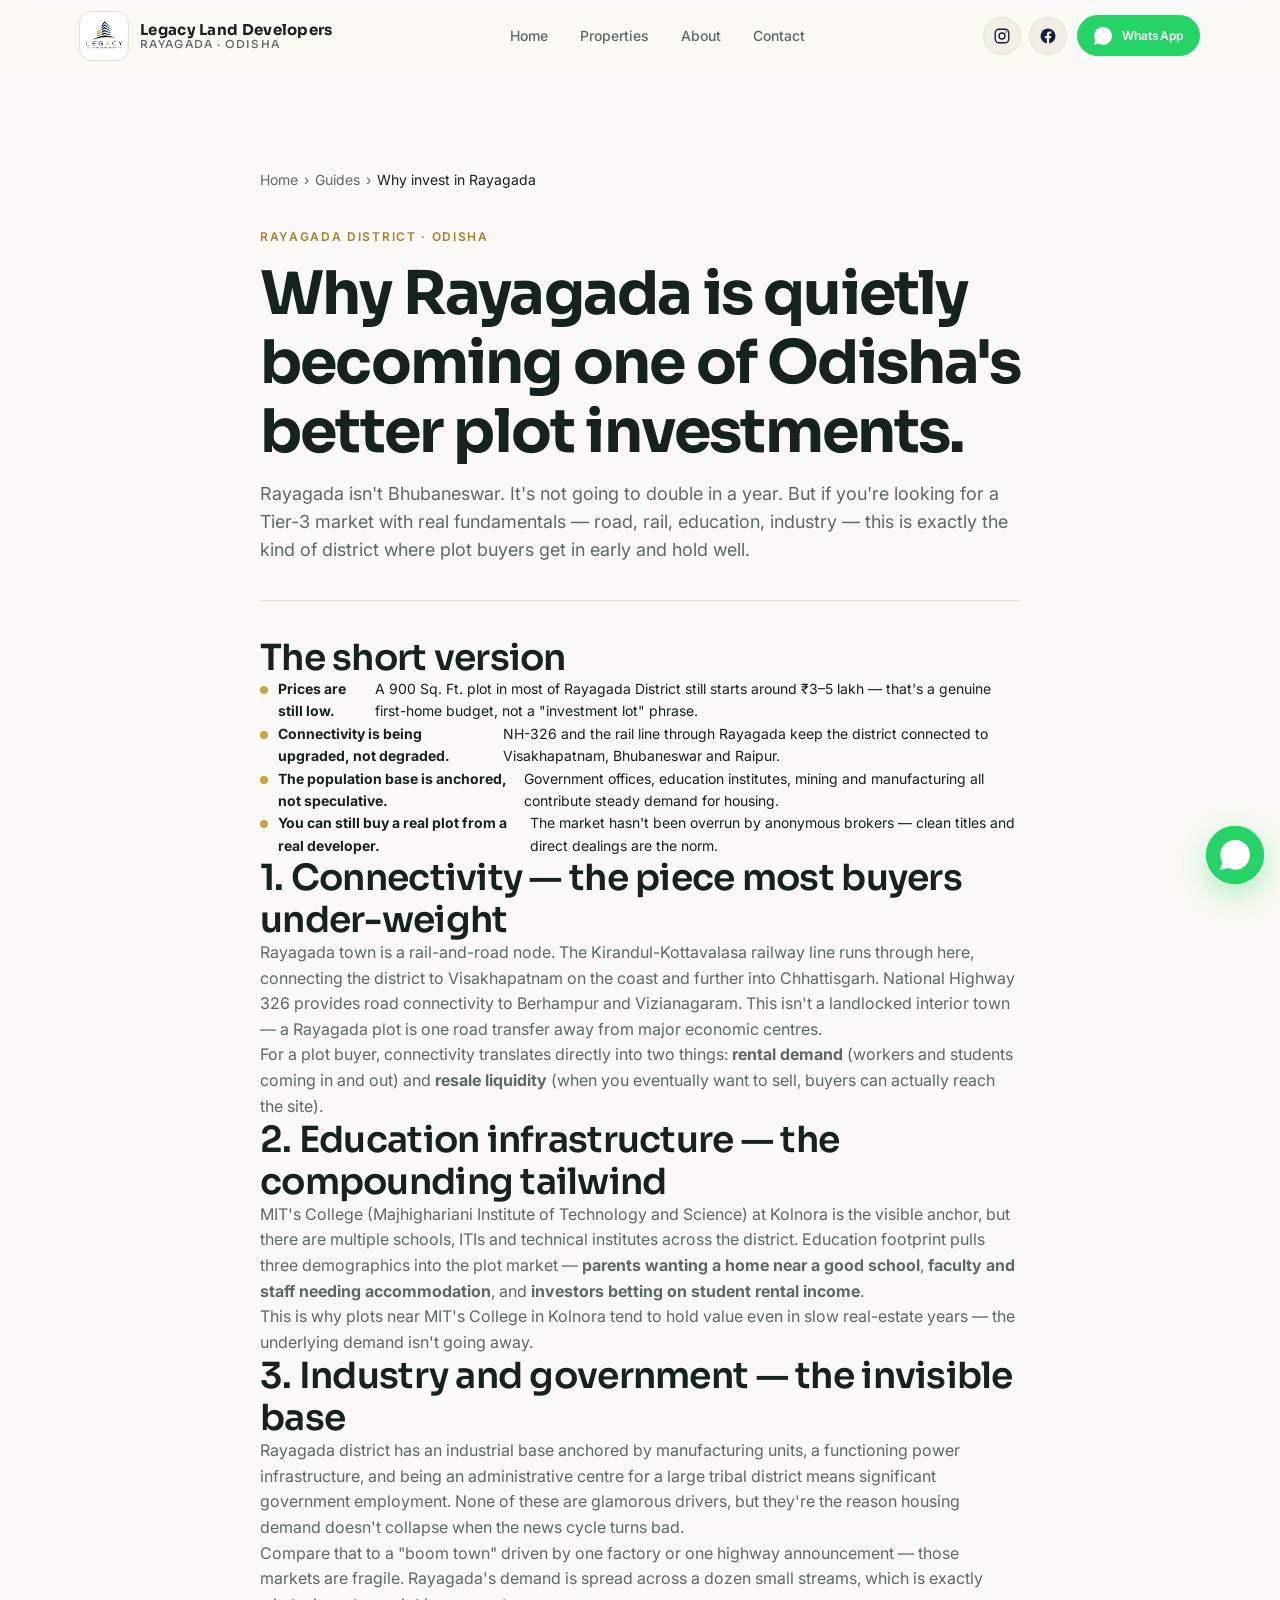
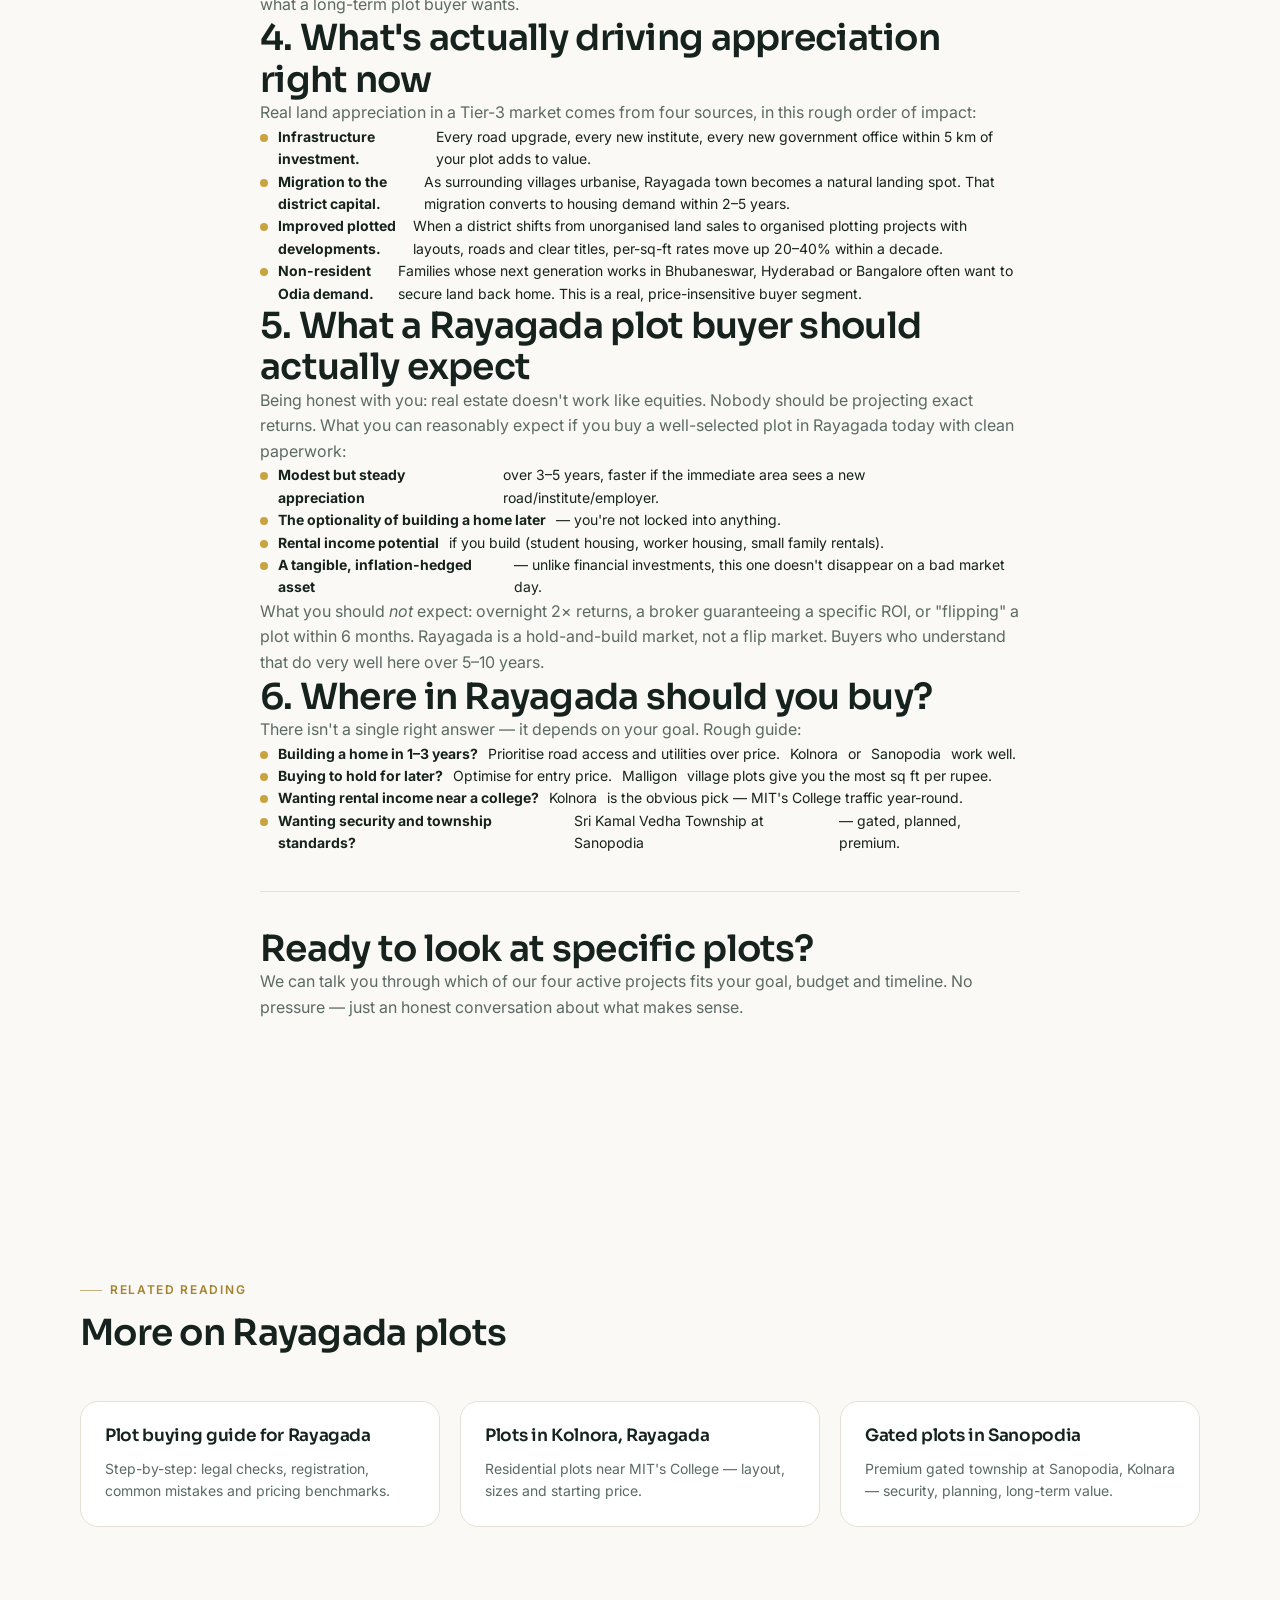
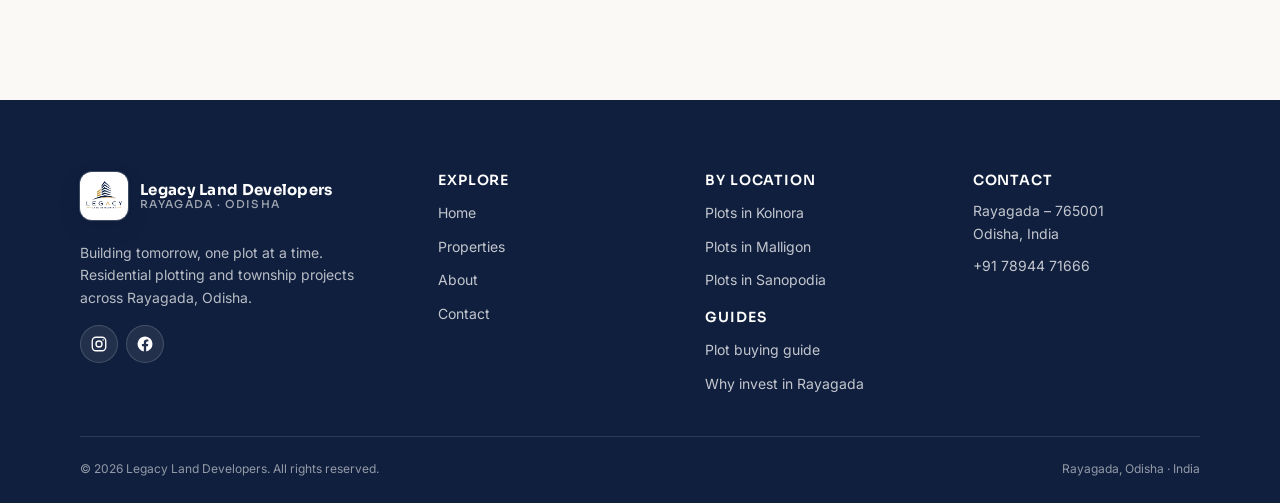
<file: why-invest-rayagada-real-estate.html>
<!doctype html>
<html lang="en-IN">
<head>
  <meta charset="utf-8" />
  <meta name="viewport" content="width=device-width, initial-scale=1, viewport-fit=cover" />
  <meta name="theme-color" content="#101f3d" />

  <!-- Primary SEO -->
  <title>Why Invest in Rayagada Real Estate | Growth, Connectivity &amp; Plots</title>
  <meta name="description" content="Why Rayagada, Odisha is a strong plot investment market — connectivity, education hub, industry growth and long-term appreciation drivers. Written for real buyers." />
  <meta name="keywords" content="invest in Rayagada real estate, Rayagada real estate future, Rayagada plot investment, real estate Rayagada Odisha, property appreciation Rayagada, best area to invest Rayagada, plot investment Odisha, land investment Rayagada, Rayagada growth" />
  <meta name="author" content="Legacy Land Developers" />
  <meta name="robots" content="index, follow, max-image-preview:large, max-snippet:-1" />
  <link rel="canonical" href="https://legacylanddevelopers.in/why-invest-rayagada-real-estate.html" />

  <!-- Geo targeting -->
  <meta name="geo.region" content="IN-OR" />
  <meta name="geo.placename" content="Rayagada, Odisha" />
  <meta name="geo.position" content="19.1667;83.4167" />
  <meta name="ICBM" content="19.1667, 83.4167" />

  <!-- Icons -->
  <link rel="icon" type="image/png" href="assets/images/favicon.png" />
  <link rel="apple-touch-icon" href="assets/images/favicon.png" />
  <link rel="shortcut icon" href="assets/images/favicon.png" />

  <!-- Open Graph -->
  <meta property="og:type" content="article" />
  <meta property="og:site_name" content="Legacy Land Developers" />
  <meta property="og:locale" content="en_IN" />
  <meta property="og:title" content="Why Invest in Rayagada Real Estate | Growth, Connectivity &amp; Plots" />
  <meta property="og:description" content="Why Rayagada, Odisha is a strong plot investment market — connectivity, education hub, industry growth and long-term appreciation drivers." />
  <meta property="og:url" content="https://legacylanddevelopers.in/why-invest-rayagada-real-estate.html" />
  <meta property="og:image" content="https://legacylanddevelopers.in/image/projectimage.png" />
  <meta property="og:image:alt" content="Rayagada, Odisha — residential plotting projects by Legacy Land Developers" />

  <!-- Twitter Card -->
  <meta name="twitter:card" content="summary_large_image" />
  <meta name="twitter:title" content="Why Invest in Rayagada Real Estate" />
  <meta name="twitter:description" content="Connectivity, education, industry — the drivers behind Rayagada plot demand." />
  <meta name="twitter:image" content="https://legacylanddevelopers.in/image/projectimage.png" />

  <link rel="preconnect" href="https://fonts.googleapis.com" />
  <link rel="preconnect" href="https://fonts.gstatic.com" crossorigin />
  <link rel="stylesheet" href="https://fonts.googleapis.com/css2?family=Inter:wght@400;500;600;700&family=Sora:wght@500;600;700&display=swap" />

  <link rel="stylesheet" href="assets/css/styles.css" />

  <!-- Structured data -->
  <script type="application/ld+json">
  {
    "@context": "https://schema.org",
    "@graph": [
      {
        "@type": "Article",
        "@id": "https://legacylanddevelopers.in/why-invest-rayagada-real-estate.html#article",
        "headline": "Why Invest in Rayagada Real Estate — Growth, Connectivity & Plot Demand",
        "description": "Why Rayagada, Odisha is a strong plot investment market — connectivity, education hub, industry growth and long-term appreciation drivers.",
        "image": "https://legacylanddevelopers.in/image/projectimage.png",
        "author": { "@id": "https://legacylanddevelopers.in/#organization" },
        "publisher": { "@id": "https://legacylanddevelopers.in/#organization" },
        "inLanguage": "en-IN",
        "datePublished": "2026-09-12",
        "dateModified": "2026-09-12",
        "mainEntityOfPage": "https://legacylanddevelopers.in/why-invest-rayagada-real-estate.html",
        "articleSection": "Real Estate Investment",
        "keywords": "invest Rayagada, Rayagada real estate growth, plot investment Odisha, land appreciation Rayagada"
      },
      {
        "@type": "BreadcrumbList",
        "@id": "https://legacylanddevelopers.in/why-invest-rayagada-real-estate.html#breadcrumb",
        "itemListElement": [
          { "@type": "ListItem", "position": 1, "name": "Home", "item": "https://legacylanddevelopers.in/" },
          { "@type": "ListItem", "position": 2, "name": "Guides", "item": "https://legacylanddevelopers.in/why-invest-rayagada-real-estate.html" },
          { "@type": "ListItem", "position": 3, "name": "Why Invest in Rayagada", "item": "https://legacylanddevelopers.in/why-invest-rayagada-real-estate.html" }
        ]
      }
    ]
  }
  </script>
</head>
<body>
  <a class="sr-only" href="#main">Skip to content</a>

  <header class="site-header" role="banner">
    <div class="container header-inner">
      <a href="index.html" class="brand" aria-label="Legacy Land Developers — Home">
        <span class="brand-mark" aria-hidden="true"><img src="assets/images/logo.png" onerror="this.onerror=null;this.src='assets/images/logo.png';" alt="Legacy Land Developers" width="48" height="48" /></span>
        <span class="brand-name">
          <span class="brand-primary">Legacy Land Developers</span>
          <span class="brand-secondary">Rayagada · Odisha</span>
        </span>
      </a>
      <nav id="primary-nav" class="primary-nav" aria-label="Primary">
        <a href="index.html">Home</a>
        <a href="properties.html">Properties</a>
        <a href="about.html">About</a>
        <a href="contact.html">Contact</a>
        <div class="primary-nav__socials" aria-label="Follow us on social media">
          <a class="social-link" href="https://www.instagram.com/legacy_land_developers?stkn=Zjk3cHJqamcxYjAx" target="_blank" rel="noopener" aria-label="Follow us on Instagram">
            <svg viewBox="0 0 24 24" fill="none" stroke="currentColor" stroke-width="1.8" stroke-linecap="round" stroke-linejoin="round" aria-hidden="true"><rect x="3" y="3" width="18" height="18" rx="5"/><circle cx="12" cy="12" r="4"/><circle cx="17.5" cy="6.5" r="1" fill="currentColor" stroke="none"/></svg>
          </a>
          <a class="social-link" href="https://www.facebook.com/share/185R3Wf4mj/" target="_blank" rel="noopener" aria-label="Follow us on Facebook">
            <svg viewBox="0 0 24 24" fill="currentColor" aria-hidden="true"><path d="M22 12a10 10 0 1 0-11.56 9.88v-6.99h-2.54V12h2.54V9.8c0-2.5 1.49-3.89 3.77-3.89 1.09 0 2.24.2 2.24.2v2.46h-1.26c-1.24 0-1.63.77-1.63 1.56V12h2.77l-.44 2.89h-2.33v6.99A10 10 0 0 0 22 12Z"/></svg>
          </a>
        </div>
      </nav>
      <div class="header-actions">
        <div class="social-links social-links--header" aria-label="Follow us on social media">
          <a class="social-link" href="https://www.instagram.com/legacy_land_developers?stkn=Zjk3cHJqamcxYjAx" target="_blank" rel="noopener" aria-label="Follow us on Instagram">
            <svg viewBox="0 0 24 24" fill="none" stroke="currentColor" stroke-width="1.8" stroke-linecap="round" stroke-linejoin="round" aria-hidden="true"><rect x="3" y="3" width="18" height="18" rx="5"/><circle cx="12" cy="12" r="4"/><circle cx="17.5" cy="6.5" r="1" fill="currentColor" stroke="none"/></svg>
          </a>
          <a class="social-link" href="https://www.facebook.com/share/185R3Wf4mj/" target="_blank" rel="noopener" aria-label="Follow us on Facebook">
            <svg viewBox="0 0 24 24" fill="currentColor" aria-hidden="true"><path d="M22 12a10 10 0 1 0-11.56 9.88v-6.99h-2.54V12h2.54V9.8c0-2.5 1.49-3.89 3.77-3.89 1.09 0 2.24.2 2.24.2v2.46h-1.26c-1.24 0-1.63.77-1.63 1.56V12h2.77l-.44 2.89h-2.33v6.99A10 10 0 0 0 22 12Z"/></svg>
          </a>
        </div>
        <a class="btn btn-whatsapp btn-sm" href="https://wa.me/917894471666?text=Hello%2C%20I%27d%20like%20to%20discuss%20investing%20in%20Rayagada%20plots." target="_blank" rel="noopener" aria-label="Chat on WhatsApp">
          <svg viewBox="0 0 24 24" aria-hidden="true"><path d="M20.52 3.48A11.86 11.86 0 0 0 12.06 0C5.5 0 .2 5.3.2 11.86c0 2.09.55 4.13 1.6 5.93L0 24l6.36-1.66a11.83 11.83 0 0 0 5.7 1.45h.01c6.56 0 11.86-5.3 11.86-11.86 0-3.17-1.23-6.15-3.41-8.45Z"/></svg>
          <span class="btn-label">WhatsApp</span>
        </a>
        <button type="button" class="nav-toggle" aria-controls="primary-nav" aria-expanded="false" aria-label="Toggle navigation">
          <svg class="icon-open" viewBox="0 0 24 24" fill="none" stroke="currentColor" stroke-width="2" stroke-linecap="round"><line x1="4" y1="7" x2="20" y2="7"/><line x1="4" y1="12" x2="20" y2="12"/><line x1="4" y1="17" x2="20" y2="17"/></svg>
          <svg class="icon-close" viewBox="0 0 24 24" fill="none" stroke="currentColor" stroke-width="2" stroke-linecap="round"><line x1="6" y1="6" x2="18" y2="18"/><line x1="6" y1="18" x2="18" y2="6"/></svg>
        </button>
      </div>
    </div>
  </header>

  <main id="main">
    <article class="section container" style="max-width:840px;margin-inline:auto">
      <nav class="breadcrumbs" aria-label="Breadcrumb">
        <a href="index.html">Home</a> <span>›</span>
        <span>Guides</span> <span>›</span>
        <span aria-current="page">Why invest in Rayagada</span>
      </nav>

      <span class="eyebrow reveal" style="margin-top:18px;display:inline-block">Rayagada District · Odisha</span>
      <h1 class="reveal" style="margin-top:10px">Why Rayagada is quietly becoming one of Odisha's better plot investments.</h1>
      <p class="lead reveal" style="margin-top:14px;color:var(--color-text-muted)">Rayagada isn't Bhubaneswar. It's not going to double in a year. But if you're looking for a Tier-3 market with real fundamentals — road, rail, education, industry — this is exactly the kind of district where plot buyers get in early and hold well.</p>

      <hr style="margin:36px 0;border:none;border-top:1px solid var(--color-border)" />

      <h2 class="reveal">The short version</h2>
      <ul class="bullets">
        <li class="reveal"><strong>Prices are still low.</strong> A 900 Sq. Ft. plot in most of Rayagada District still starts around ₹3–5 lakh — that's a genuine first-home budget, not a "investment lot" phrase.</li>
        <li class="reveal"><strong>Connectivity is being upgraded, not degraded.</strong> NH-326 and the rail line through Rayagada keep the district connected to Visakhapatnam, Bhubaneswar and Raipur.</li>
        <li class="reveal"><strong>The population base is anchored, not speculative.</strong> Government offices, education institutes, mining and manufacturing all contribute steady demand for housing.</li>
        <li class="reveal"><strong>You can still buy a real plot from a real developer.</strong> The market hasn't been overrun by anonymous brokers — clean titles and direct dealings are the norm.</li>
      </ul>

      <h2 class="reveal">1. Connectivity — the piece most buyers under-weight</h2>
      <p class="reveal">Rayagada town is a rail-and-road node. The Kirandul-Kottavalasa railway line runs through here, connecting the district to Visakhapatnam on the coast and further into Chhattisgarh. National Highway 326 provides road connectivity to Berhampur and Vizianagaram. This isn't a landlocked interior town — a Rayagada plot is one road transfer away from major economic centres.</p>
      <p class="reveal">For a plot buyer, connectivity translates directly into two things: <strong>rental demand</strong> (workers and students coming in and out) and <strong>resale liquidity</strong> (when you eventually want to sell, buyers can actually reach the site).</p>

      <h2 class="reveal">2. Education infrastructure — the compounding tailwind</h2>
      <p class="reveal">MIT's College (Majhighariani Institute of Technology and Science) at Kolnora is the visible anchor, but there are multiple schools, ITIs and technical institutes across the district. Education footprint pulls three demographics into the plot market — <strong>parents wanting a home near a good school</strong>, <strong>faculty and staff needing accommodation</strong>, and <strong>investors betting on student rental income</strong>.</p>
      <p class="reveal">This is why plots near MIT's College in Kolnora tend to hold value even in slow real-estate years — the underlying demand isn't going away.</p>

      <h2 class="reveal">3. Industry and government — the invisible base</h2>
      <p class="reveal">Rayagada district has an industrial base anchored by manufacturing units, a functioning power infrastructure, and being an administrative centre for a large tribal district means significant government employment. None of these are glamorous drivers, but they're the reason housing demand doesn't collapse when the news cycle turns bad.</p>
      <p class="reveal">Compare that to a "boom town" driven by one factory or one highway announcement — those markets are fragile. Rayagada's demand is spread across a dozen small streams, which is exactly what a long-term plot buyer wants.</p>

      <h2 class="reveal">4. What's actually driving appreciation right now</h2>
      <p class="reveal">Real land appreciation in a Tier-3 market comes from four sources, in this rough order of impact:</p>
      <ul class="bullets">
        <li class="reveal"><strong>Infrastructure investment.</strong> Every road upgrade, every new institute, every new government office within 5 km of your plot adds to value.</li>
        <li class="reveal"><strong>Migration to the district capital.</strong> As surrounding villages urbanise, Rayagada town becomes a natural landing spot. That migration converts to housing demand within 2–5 years.</li>
        <li class="reveal"><strong>Improved plotted developments.</strong> When a district shifts from unorganised land sales to organised plotting projects with layouts, roads and clear titles, per-sq-ft rates move up 20–40% within a decade.</li>
        <li class="reveal"><strong>Non-resident Odia demand.</strong> Families whose next generation works in Bhubaneswar, Hyderabad or Bangalore often want to secure land back home. This is a real, price-insensitive buyer segment.</li>
      </ul>

      <h2 class="reveal">5. What a Rayagada plot buyer should actually expect</h2>
      <p class="reveal">Being honest with you: real estate doesn't work like equities. Nobody should be projecting exact returns. What you can reasonably expect if you buy a well-selected plot in Rayagada today with clean paperwork:</p>
      <ul class="bullets">
        <li class="reveal"><strong>Modest but steady appreciation</strong> over 3–5 years, faster if the immediate area sees a new road/institute/employer.</li>
        <li class="reveal"><strong>The optionality of building a home later</strong> — you're not locked into anything.</li>
        <li class="reveal"><strong>Rental income potential</strong> if you build (student housing, worker housing, small family rentals).</li>
        <li class="reveal"><strong>A tangible, inflation-hedged asset</strong> — unlike financial investments, this one doesn't disappear on a bad market day.</li>
      </ul>
      <p class="reveal">What you should <em>not</em> expect: overnight 2× returns, a broker guaranteeing a specific ROI, or "flipping" a plot within 6 months. Rayagada is a hold-and-build market, not a flip market. Buyers who understand that do very well here over 5–10 years.</p>

      <h2 class="reveal">6. Where in Rayagada should you buy?</h2>
      <p class="reveal">There isn't a single right answer — it depends on your goal. Rough guide:</p>
      <ul class="bullets">
        <li class="reveal"><strong>Building a home in 1–3 years?</strong> Prioritise road access and utilities over price. <a href="plots-in-kolnora-rayagada.html">Kolnora</a> or <a href="plots-in-sanopodia-rayagada.html">Sanopodia</a> work well.</li>
        <li class="reveal"><strong>Buying to hold for later?</strong> Optimise for entry price. <a href="plots-in-malligon-rayagada.html">Malligon</a> village plots give you the most sq ft per rupee.</li>
        <li class="reveal"><strong>Wanting rental income near a college?</strong> <a href="plots-in-kolnora-rayagada.html">Kolnora</a> is the obvious pick — MIT's College traffic year-round.</li>
        <li class="reveal"><strong>Wanting security and township standards?</strong> <a href="plots-in-sanopodia-rayagada.html">Sri Kamal Vedha Township at Sanopodia</a> — gated, planned, premium.</li>
      </ul>

      <hr style="margin:36px 0;border:none;border-top:1px solid var(--color-border)" />

      <h2 class="reveal">Ready to look at specific plots?</h2>
      <p class="reveal">We can talk you through which of our four active projects fits your goal, budget and timeline. No pressure — just an honest conversation about what makes sense.</p>

      <div class="reveal" style="margin-top:20px;display:flex;gap:10px;flex-wrap:wrap">
        <a class="btn btn-whatsapp" href="https://wa.me/917894471666?text=Hello%2C%20I%27d%20like%20to%20discuss%20investing%20in%20Rayagada%20plots." target="_blank" rel="noopener">
          <svg viewBox="0 0 24 24" fill="currentColor" aria-hidden="true"><path d="M20.52 3.48A11.86 11.86 0 0 0 12.06 0C5.5 0 .2 5.3.2 11.86c0 2.09.55 4.13 1.6 5.93L0 24l6.36-1.66a11.83 11.83 0 0 0 5.7 1.45h.01c6.56 0 11.86-5.3 11.86-11.86 0-3.17-1.23-6.15-3.41-8.45Z"/></svg>
          Talk to us on WhatsApp
        </a>
        <a class="btn btn-outline" href="properties.html">See all our projects</a>
      </div>
    </article>

    <section class="section container">
      <div class="section-title reveal">
        <span class="eyebrow">Related reading</span>
        <h2>More on Rayagada plots</h2>
      </div>
      <div class="feature-grid" style="margin-top:24px">
        <a class="feature reveal" href="plot-buying-guide-rayagada.html" style="text-decoration:none;color:inherit">
          <h3>Plot buying guide for Rayagada</h3>
          <p>Step-by-step: legal checks, registration, common mistakes and pricing benchmarks.</p>
        </a>
        <a class="feature reveal" href="plots-in-kolnora-rayagada.html" style="text-decoration:none;color:inherit">
          <h3>Plots in Kolnora, Rayagada</h3>
          <p>Residential plots near MIT's College — layout, sizes and starting price.</p>
        </a>
        <a class="feature reveal" href="plots-in-sanopodia-rayagada.html" style="text-decoration:none;color:inherit">
          <h3>Gated plots in Sanopodia</h3>
          <p>Premium gated township at Sanopodia, Kolnara — security, planning, long-term value.</p>
        </a>
      </div>
    </section>
  </main>

  <footer class="site-footer" role="contentinfo">
    <div class="container">
      <div class="footer-grid">
        <div class="footer-brand">
          <div class="brand">
            <span class="brand-mark" aria-hidden="true"><img src="assets/images/logo.png" onerror="this.onerror=null;this.src='assets/images/logo.png';" alt="Legacy Land Developers" width="48" height="48" /></span>
            <span class="brand-name">
              <span class="brand-primary">Legacy Land Developers</span>
              <span class="brand-secondary">Rayagada · Odisha</span>
            </span>
          </div>
          <p>Building tomorrow, one plot at a time. Residential plotting and township projects across Rayagada, Odisha.</p>
          <div class="social-links social-links--footer" aria-label="Follow us on social media">
            <a class="social-link" href="https://www.instagram.com/legacy_land_developers?stkn=Zjk3cHJqamcxYjAx" target="_blank" rel="noopener" aria-label="Follow us on Instagram">
              <svg viewBox="0 0 24 24" fill="none" stroke="currentColor" stroke-width="1.8" stroke-linecap="round" stroke-linejoin="round" aria-hidden="true"><rect x="3" y="3" width="18" height="18" rx="5"/><circle cx="12" cy="12" r="4"/><circle cx="17.5" cy="6.5" r="1" fill="currentColor" stroke="none"/></svg>
            </a>
            <a class="social-link" href="https://www.facebook.com/share/185R3Wf4mj/" target="_blank" rel="noopener" aria-label="Follow us on Facebook">
              <svg viewBox="0 0 24 24" fill="currentColor" aria-hidden="true"><path d="M22 12a10 10 0 1 0-11.56 9.88v-6.99h-2.54V12h2.54V9.8c0-2.5 1.49-3.89 3.77-3.89 1.09 0 2.24.2 2.24.2v2.46h-1.26c-1.24 0-1.63.77-1.63 1.56V12h2.77l-.44 2.89h-2.33v6.99A10 10 0 0 0 22 12Z"/></svg>
            </a>
          </div>
        </div>
        <div class="footer-links">
          <h4>Explore</h4>
          <ul>
            <li><a href="index.html">Home</a></li>
            <li><a href="properties.html">Properties</a></li>
            <li><a href="about.html">About</a></li>
            <li><a href="contact.html">Contact</a></li>
          </ul>
        </div>
        <div class="footer-links">
          <h4>By location</h4>
          <ul>
            <li><a href="plots-in-kolnora-rayagada.html">Plots in Kolnora</a></li>
            <li><a href="plots-in-malligon-rayagada.html">Plots in Malligon</a></li>
            <li><a href="plots-in-sanopodia-rayagada.html">Plots in Sanopodia</a></li>
          </ul>
          <h4 style="margin-top:16px">Guides</h4>
          <ul>
            <li><a href="plot-buying-guide-rayagada.html">Plot buying guide</a></li>
            <li><a href="why-invest-rayagada-real-estate.html">Why invest in Rayagada</a></li>
          </ul>
        </div>
        <div class="footer-contact">
          <h4>Contact</h4>
          <p>Rayagada – 765001<br />Odisha, India</p>
          <p style="margin-top:10px"><a href="tel:+917894471666">+91 78944 71666</a></p>
        </div>
      </div>
      <div class="footer-bottom">
        <span>© <span id="current-year">2026</span> Legacy Land Developers. All rights reserved.</span>
        <span>Rayagada, Odisha · India</span>
      </div>
    </div>
  </footer>

  <a class="wa-float" href="https://wa.me/917894471666?text=Hello%2C%20I%27d%20like%20to%20discuss%20investing%20in%20Rayagada%20plots." target="_blank" rel="noopener" aria-label="Chat with us on WhatsApp">
    <svg viewBox="0 0 24 24" aria-hidden="true"><path d="M20.52 3.48A11.86 11.86 0 0 0 12.06 0C5.5 0 .2 5.3.2 11.86c0 2.09.55 4.13 1.6 5.93L0 24l6.36-1.66a11.83 11.83 0 0 0 5.7 1.45h.01c6.56 0 11.86-5.3 11.86-11.86 0-3.17-1.23-6.15-3.41-8.45Z"/></svg>
  </a>

  <script src="assets/js/data.js"></script>
  <script src="assets/js/main.js"></script>
</body>
</html>
</file>
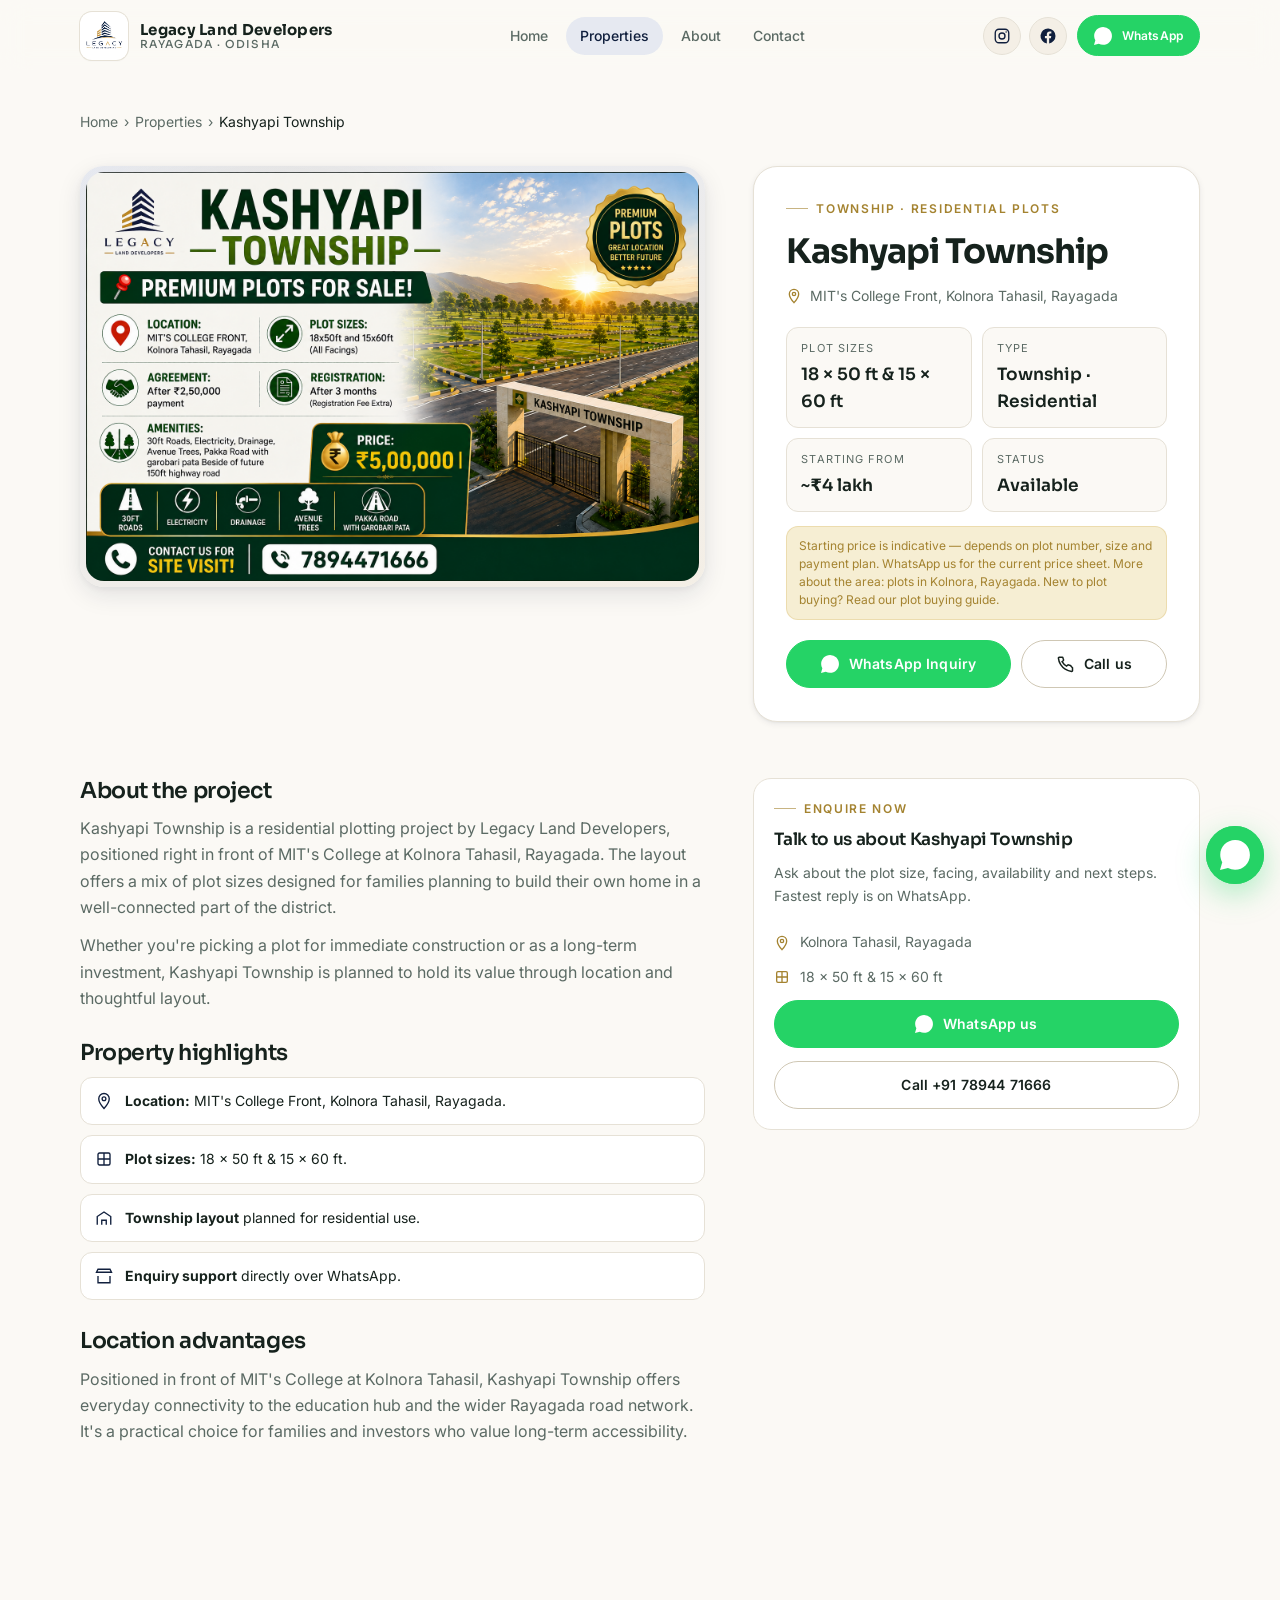
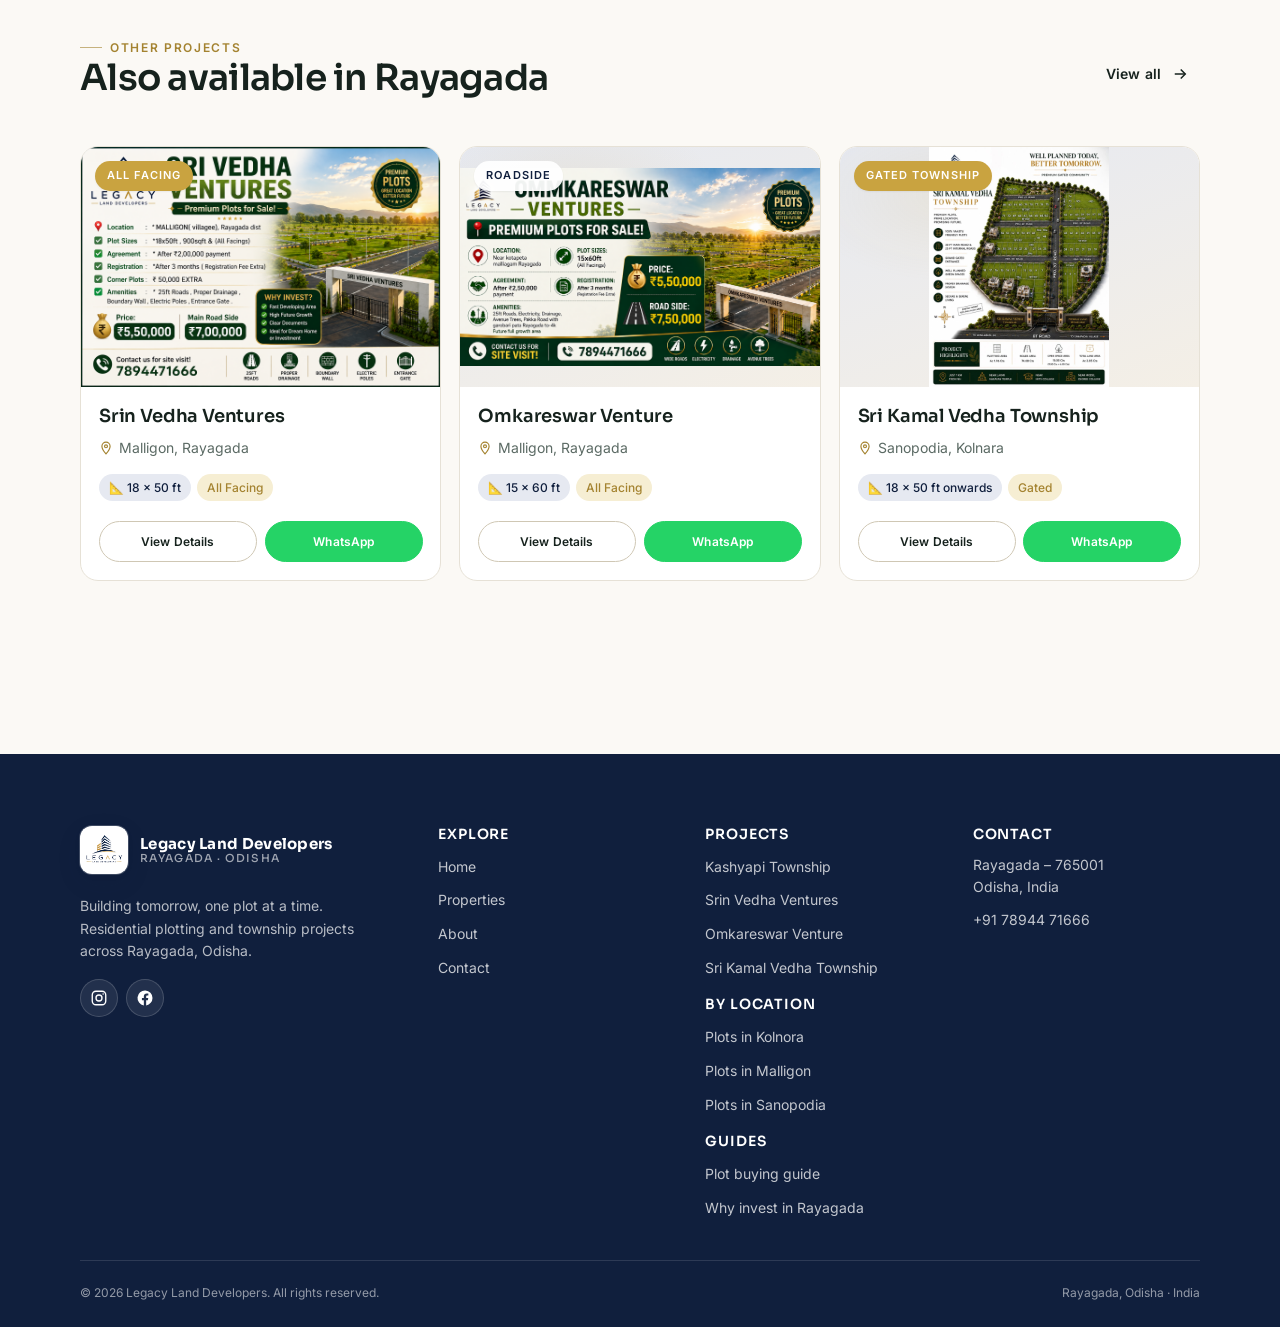
<file: properties/kashyapi-township.html>
<!doctype html>
<html lang="en-IN">
<head>
  <meta charset="utf-8" />
  <meta name="viewport" content="width=device-width, initial-scale=1, viewport-fit=cover" />
  <meta name="theme-color" content="#101f3d" />

  <!-- Primary SEO -->
  <title>Kashyapi Township — Plots at Kolnora, Rayagada | Legacy Land Developers</title>
  <meta name="description" content="Kashyapi Township — residential plots at MIT's College Front, Kolnora, Rayagada. Plot sizes 18 × 50 ft &amp; 15 × 60 ft. WhatsApp +91 78944 71666 to enquire." />
  <meta name="keywords" content="Kashyapi Township, plots Kolnora Rayagada, plots near MIT College Rayagada, 18x50 plots Rayagada, 15x60 plots Rayagada, residential plots Kolnora, Legacy Land Developers Kashyapi" />
  <meta name="author" content="Legacy Land Developers" />
  <meta name="robots" content="index, follow, max-image-preview:large, max-snippet:-1" />
  <link rel="canonical" href="https://legacylanddevelopers.in/properties/kashyapi-township.html" />

  <!-- Geo targeting -->
  <meta name="geo.region" content="IN-OR" />
  <meta name="geo.placename" content="Kolnora, Rayagada, Odisha" />
  <meta name="geo.position" content="19.1667;83.4167" />
  <meta name="ICBM" content="19.1667, 83.4167" />

  <!-- Icons -->
  <link rel="icon" type="image/png" href="../assets/images/favicon.png" />
  <link rel="apple-touch-icon" href="../assets/images/favicon.png" />
  <link rel="shortcut icon" href="../assets/images/favicon.png" />

  <!-- Open Graph -->
  <meta property="og:type" content="product" />
  <meta property="og:site_name" content="Legacy Land Developers" />
  <meta property="og:locale" content="en_IN" />
  <meta property="og:title" content="Kashyapi Township — Plots at Kolnora, Rayagada" />
  <meta property="og:description" content="Residential plots at MIT's College Front, Kolnora Tahasil, Rayagada. Plot sizes 18 × 50 ft and 15 × 60 ft. WhatsApp +91 78944 71666." />
  <meta property="og:url" content="https://legacylanddevelopers.in/properties/kashyapi-township.html" />
  <meta property="og:image" content="https://legacylanddevelopers.in/assets/images/photos/kashyapi-township.png" />
  <meta property="og:image:alt" content="Kashyapi Township — Kolnora, Rayagada" />
  <meta property="product:brand" content="Legacy Land Developers" />
  <meta property="product:availability" content="in stock" />

  <!-- Twitter Card -->
  <meta name="twitter:card" content="summary_large_image" />
  <meta name="twitter:title" content="Kashyapi Township — Plots at Kolnora, Rayagada" />
  <meta name="twitter:description" content="Residential plots at MIT's College Front, Kolnora, Rayagada. 18 × 50 ft &amp; 15 × 60 ft. WhatsApp +91 78944 71666." />
  <meta name="twitter:image" content="https://legacylanddevelopers.in/assets/images/photos/kashyapi-township.png" />

  <link rel="preconnect" href="https://fonts.googleapis.com" />
  <link rel="preconnect" href="https://fonts.gstatic.com" crossorigin />
  <link rel="stylesheet" href="https://fonts.googleapis.com/css2?family=Inter:wght@400;500;600;700&family=Sora:wght@500;600;700&display=swap" />
  <link rel="stylesheet" href="../assets/css/styles.css" />

  <!-- Structured data -->
  <script type="application/ld+json">
  {
    "@context": "https://schema.org",
    "@graph": [
      {
        "@type": "Product",
        "@id": "https://legacylanddevelopers.in/properties/kashyapi-township.html#product",
        "name": "Kashyapi Township — Residential Plots at Kolnora, Rayagada",
        "description": "Kashyapi Township is a residential plotting project by Legacy Land Developers at MIT's College Front, Kolnora Tahasil, Rayagada, Odisha. Plot sizes 18 × 50 ft and 15 × 60 ft.",
        "image": [
          "https://legacylanddevelopers.in/assets/images/photos/kashyapi-township.png"
        ],
        "brand": { "@type": "Brand", "name": "Legacy Land Developers" },
        "category": "Residential Plot",
        "sku": "LLD-KT-KOLNORA",
        "additionalProperty": [
          { "@type": "PropertyValue", "name": "Plot size", "value": "18 × 50 ft / 15 × 60 ft" },
          { "@type": "PropertyValue", "name": "Facing", "value": "All facing" },
          { "@type": "PropertyValue", "name": "Location", "value": "MIT's College Front, Kolnora Tahasil, Rayagada" },
          { "@type": "PropertyValue", "name": "Project type", "value": "Township" }
        ],
        "offers": {
          "@type": "Offer",
          "url": "https://legacylanddevelopers.in/properties/kashyapi-township.html",
          "availability": "https://schema.org/InStock",
          "priceCurrency": "INR",
          "priceSpecification": {
            "@type": "PriceSpecification",
            "priceCurrency": "INR",
            "valueAddedTaxIncluded": false,
            "description": "Starting price shared on enquiry — please WhatsApp +91 78944 71666."
          },
          "itemCondition": "https://schema.org/NewCondition",
          "areaServed": { "@type": "AdministrativeArea", "name": "Rayagada District, Odisha" },
          "seller": { "@id": "https://legacylanddevelopers.in/#organization" }
        }
      },
      {
        "@type": "Place",
        "@id": "https://legacylanddevelopers.in/properties/kashyapi-township.html#place",
        "name": "Kashyapi Township, Kolnora, Rayagada",
        "address": {
          "@type": "PostalAddress",
          "streetAddress": "MIT's College Front, Kolnora Tahasil",
          "addressLocality": "Rayagada",
          "postalCode": "765001",
          "addressRegion": "Odisha",
          "addressCountry": "IN"
        },
        "geo": {
          "@type": "GeoCoordinates",
          "latitude": 19.1667,
          "longitude": 83.4167
        }
      },
      {
        "@type": "BreadcrumbList",
        "@id": "https://legacylanddevelopers.in/properties/kashyapi-township.html#breadcrumb",
        "itemListElement": [
          { "@type": "ListItem", "position": 1, "name": "Home", "item": "https://legacylanddevelopers.in/" },
          { "@type": "ListItem", "position": 2, "name": "Properties", "item": "https://legacylanddevelopers.in/properties.html" },
          { "@type": "ListItem", "position": 3, "name": "Kashyapi Township", "item": "https://legacylanddevelopers.in/properties/kashyapi-township.html" }
        ]
      }
    ]
  }
  </script>
</head>
<body>
  <a class="sr-only" href="#main">Skip to content</a>

  <header class="site-header" role="banner">
    <div class="container header-inner">
      <a href="../index.html" class="brand" aria-label="Legacy Land Developers — Home">
        <span class="brand-mark" aria-hidden="true"><img src="../assets/images/logo.png" onerror="this.onerror=null;this.src='../assets/images/logo.png';" alt="Legacy Land Developers" width="48" height="48" /></span>
        <span class="brand-name">
          <span class="brand-primary">Legacy Land Developers</span>
          <span class="brand-secondary">Rayagada · Odisha</span>
        </span>
      </a>
      <nav id="primary-nav" class="primary-nav" aria-label="Primary">
        <a href="../index.html">Home</a>
        <a href="../properties.html" aria-current="page">Properties</a>
        <a href="../about.html">About</a>
        <a href="../contact.html">Contact</a>
      
        <div class="primary-nav__socials" aria-label="Follow us on social media">
          <a class="social-link" href="https://www.instagram.com/legacy_land_developers?stkn=Zjk3cHJqamcxYjAx" target="_blank" rel="noopener" aria-label="Follow us on Instagram">
            <svg viewBox="0 0 24 24" fill="none" stroke="currentColor" stroke-width="1.8" stroke-linecap="round" stroke-linejoin="round" aria-hidden="true"><rect x="3" y="3" width="18" height="18" rx="5"/><circle cx="12" cy="12" r="4"/><circle cx="17.5" cy="6.5" r="1" fill="currentColor" stroke="none"/></svg>
          </a>
          <a class="social-link" href="https://www.facebook.com/share/185R3Wf4mj/" target="_blank" rel="noopener" aria-label="Follow us on Facebook">
            <svg viewBox="0 0 24 24" fill="currentColor" aria-hidden="true"><path d="M22 12a10 10 0 1 0-11.56 9.88v-6.99h-2.54V12h2.54V9.8c0-2.5 1.49-3.89 3.77-3.89 1.09 0 2.24.2 2.24.2v2.46h-1.26c-1.24 0-1.63.77-1.63 1.56V12h2.77l-.44 2.89h-2.33v6.99A10 10 0 0 0 22 12Z"/></svg>
          </a>
        </div>
      </nav>
      <div class="header-actions">
        <div class="social-links social-links--header" aria-label="Follow us on social media">
          <a class="social-link" href="https://www.instagram.com/legacy_land_developers?stkn=Zjk3cHJqamcxYjAx" target="_blank" rel="noopener" aria-label="Follow us on Instagram">
            <svg viewBox="0 0 24 24" fill="none" stroke="currentColor" stroke-width="1.8" stroke-linecap="round" stroke-linejoin="round" aria-hidden="true"><rect x="3" y="3" width="18" height="18" rx="5"/><circle cx="12" cy="12" r="4"/><circle cx="17.5" cy="6.5" r="1" fill="currentColor" stroke="none"/></svg>
          </a>
          <a class="social-link" href="https://www.facebook.com/share/185R3Wf4mj/" target="_blank" rel="noopener" aria-label="Follow us on Facebook">
            <svg viewBox="0 0 24 24" fill="currentColor" aria-hidden="true"><path d="M22 12a10 10 0 1 0-11.56 9.88v-6.99h-2.54V12h2.54V9.8c0-2.5 1.49-3.89 3.77-3.89 1.09 0 2.24.2 2.24.2v2.46h-1.26c-1.24 0-1.63.77-1.63 1.56V12h2.77l-.44 2.89h-2.33v6.99A10 10 0 0 0 22 12Z"/></svg>
          </a>
        </div>
        <a class="btn btn-whatsapp btn-sm" href="https://wa.me/917894471666?text=Hello%20Legacy%20Land%20Developers%2C%20I%20am%20interested%20in%20Kashyapi%20Township.%20Please%20share%20more%20details%20about%20the%20available%20plots." target="_blank" rel="noopener" aria-label="Enquire about Kashyapi Township on WhatsApp">
          <svg viewBox="0 0 24 24" aria-hidden="true"><path d="M20.52 3.48A11.86 11.86 0 0 0 12.06 0C5.5 0 .2 5.3.2 11.86c0 2.09.55 4.13 1.6 5.93L0 24l6.36-1.66a11.83 11.83 0 0 0 5.7 1.45h.01c6.56 0 11.86-5.3 11.86-11.86 0-3.17-1.23-6.15-3.41-8.45Z"/></svg>
          <span class="btn-label">WhatsApp</span>
        </a>
        <button type="button" class="nav-toggle" aria-controls="primary-nav" aria-expanded="false" aria-label="Toggle navigation">
          <svg class="icon-open" viewBox="0 0 24 24" fill="none" stroke="currentColor" stroke-width="2" stroke-linecap="round"><line x1="4" y1="7" x2="20" y2="7"/><line x1="4" y1="12" x2="20" y2="12"/><line x1="4" y1="17" x2="20" y2="17"/></svg>
          <svg class="icon-close" viewBox="0 0 24 24" fill="none" stroke="currentColor" stroke-width="2" stroke-linecap="round"><line x1="6" y1="6" x2="18" y2="18"/><line x1="6" y1="18" x2="18" y2="6"/></svg>
        </button>
      </div>
    </div>
  </header>

  <main id="main">
    <section class="detail-hero container">
      <nav class="breadcrumbs" aria-label="Breadcrumb">
        <a href="../index.html">Home</a> <span>›</span>
        <a href="../properties.html">Properties</a> <span>›</span>
        <span aria-current="page">Kashyapi Township</span>
      </nav>

      <div class="detail-hero__top">
        <div class="detail-hero__media reveal">
          <img src="../assets/images/photos/kashyapi-township.png" onerror="this.onerror=null;this.src='../assets/images/kashyapi-township.svg';" alt="Kashyapi Township — Kolnora, Rayagada" width="1536" height="1024" fetchpriority="high" />
        </div>
        <aside class="detail-hero__panel reveal" aria-label="Kashyapi Township summary">
          <span class="eyebrow">Township · Residential Plots</span>
          <h1>Kashyapi Township</h1>
          <p class="detail-hero__location">
            <svg viewBox="0 0 24 24" fill="none" stroke="currentColor" stroke-width="2" aria-hidden="true"><path d="M12 22s-7-7.58-7-13a7 7 0 1 1 14 0c0 5.42-7 13-7 13Z"/><circle cx="12" cy="9" r="2.5"/></svg>
            MIT's College Front, Kolnora Tahasil, Rayagada
          </p>
          <div class="spec-grid">
            <div class="spec"><span>Plot sizes</span><strong>18 × 50 ft &amp; 15 × 60 ft</strong></div>
            <div class="spec"><span>Type</span><strong>Township · Residential</strong></div>
            <div class="spec"><span>Starting from</span><strong>~₹4 lakh</strong></div>
            <div class="spec"><span>Status</span><strong>Available</strong></div>
          </div>
          <p class="detail-hero__note">Starting price is indicative — depends on plot number, size and payment plan. WhatsApp us for the current price sheet. More about the area: <a href="../plots-in-kolnora-rayagada.html">plots in Kolnora, Rayagada</a>. New to plot buying? Read our <a href="../plot-buying-guide-rayagada.html">plot buying guide</a>.</p>
          <div class="detail-hero__actions">
            <a class="btn btn-whatsapp" href="https://wa.me/917894471666?text=Hello%20Legacy%20Land%20Developers%2C%20I%20am%20interested%20in%20Kashyapi%20Township.%20Please%20share%20more%20details%20about%20the%20available%20plots." target="_blank" rel="noopener">
              <svg viewBox="0 0 24 24" fill="currentColor" aria-hidden="true"><path d="M20.52 3.48A11.86 11.86 0 0 0 12.06 0C5.5 0 .2 5.3.2 11.86c0 2.09.55 4.13 1.6 5.93L0 24l6.36-1.66a11.83 11.83 0 0 0 5.7 1.45h.01c6.56 0 11.86-5.3 11.86-11.86 0-3.17-1.23-6.15-3.41-8.45Z"/></svg>
              WhatsApp Inquiry
            </a>
            <a class="btn btn-outline" href="tel:+917894471666">
              <svg viewBox="0 0 24 24" fill="none" stroke="currentColor" stroke-width="2" aria-hidden="true"><path d="M22 16.92V21a1 1 0 0 1-1.09 1 19.86 19.86 0 0 1-8.63-3.07 19.5 19.5 0 0 1-6-6A19.86 19.86 0 0 1 3.21 4.09 1 1 0 0 1 4.2 3h4.09a1 1 0 0 1 1 .75c.16.9.42 1.77.78 2.6a1 1 0 0 1-.22 1L8.09 8.91a16 16 0 0 0 6 6l1.56-1.56a1 1 0 0 1 1-.22c.83.36 1.7.62 2.6.78a1 1 0 0 1 .75 1Z"/></svg>
              Call us
            </a>
          </div>
        </aside>
      </div>
    </section>

    <section class="detail-body container">
      <div class="detail-body__grid">
        <div>
          <h2>About the project</h2>
          <p>Kashyapi Township is a residential plotting project by Legacy Land Developers, positioned right in front of MIT's College at Kolnora Tahasil, Rayagada. The layout offers a mix of plot sizes designed for families planning to build their own home in a well-connected part of the district.</p>
          <p>Whether you're picking a plot for immediate construction or as a long-term investment, Kashyapi Township is planned to hold its value through location and thoughtful layout.</p>

          <h2 style="margin-top:28px">Property highlights</h2>
          <ul class="highlight-list">
            <li>
              <svg viewBox="0 0 24 24" fill="none" stroke="currentColor" stroke-width="1.8" aria-hidden="true"><path d="M12 22s-7-7.58-7-13a7 7 0 1 1 14 0c0 5.42-7 13-7 13Z"/><circle cx="12" cy="9" r="2.5"/></svg>
              <div><strong>Location:</strong> MIT's College Front, Kolnora Tahasil, Rayagada.</div>
            </li>
            <li>
              <svg viewBox="0 0 24 24" fill="none" stroke="currentColor" stroke-width="1.8" aria-hidden="true"><rect x="4" y="4" width="16" height="16" rx="2"/><path d="M4 12h16M12 4v16"/></svg>
              <div><strong>Plot sizes:</strong> 18 × 50 ft &amp; 15 × 60 ft.</div>
            </li>
            <li>
              <svg viewBox="0 0 24 24" fill="none" stroke="currentColor" stroke-width="1.8" aria-hidden="true"><path d="M3 21V10l9-6 9 6v11"/><path d="M9 21v-6h6v6"/></svg>
              <div><strong>Township layout</strong> planned for residential use.</div>
            </li>
            <li>
              <svg viewBox="0 0 24 24" fill="none" stroke="currentColor" stroke-width="1.8" aria-hidden="true"><path d="M20 12v9H4v-9"/><path d="M22 7H2l2-4h16l2 4Z"/></svg>
              <div><strong>Enquiry support</strong> directly over WhatsApp.</div>
            </li>
          </ul>

          <h2 style="margin-top:28px">Location advantages</h2>
          <p>Positioned in front of MIT's College at Kolnora Tahasil, Kashyapi Township offers everyday connectivity to the education hub and the wider Rayagada road network. It's a practical choice for families and investors who value long-term accessibility.</p>
        </div>

        <aside>
          <div class="side-card reveal">
            <span class="eyebrow">Enquire now</span>
            <h3>Talk to us about Kashyapi Township</h3>
            <p>Ask about the plot size, facing, availability and next steps. Fastest reply is on WhatsApp.</p>
            <div class="side-card__row">
              <svg viewBox="0 0 24 24" fill="none" stroke="currentColor" stroke-width="2" aria-hidden="true"><path d="M12 22s-7-7.58-7-13a7 7 0 1 1 14 0c0 5.42-7 13-7 13Z"/><circle cx="12" cy="9" r="2.5"/></svg>
              Kolnora Tahasil, Rayagada
            </div>
            <div class="side-card__row">
              <svg viewBox="0 0 24 24" fill="none" stroke="currentColor" stroke-width="2" aria-hidden="true"><rect x="4" y="4" width="16" height="16" rx="2"/><path d="M4 12h16M12 4v16"/></svg>
              18 × 50 ft &amp; 15 × 60 ft
            </div>
            <a class="btn btn-whatsapp btn-block" href="https://wa.me/917894471666?text=Hello%20Legacy%20Land%20Developers%2C%20I%20am%20interested%20in%20Kashyapi%20Township.%20Please%20share%20more%20details%20about%20the%20available%20plots." target="_blank" rel="noopener">
              <svg viewBox="0 0 24 24" fill="currentColor" aria-hidden="true"><path d="M20.52 3.48A11.86 11.86 0 0 0 12.06 0C5.5 0 .2 5.3.2 11.86c0 2.09.55 4.13 1.6 5.93L0 24l6.36-1.66a11.83 11.83 0 0 0 5.7 1.45h.01c6.56 0 11.86-5.3 11.86-11.86 0-3.17-1.23-6.15-3.41-8.45Z"/></svg>
              WhatsApp us
            </a>
            <a class="btn btn-outline btn-block" href="tel:+917894471666">Call +91 78944 71666</a>
          </div>
        </aside>
      </div>
    </section>

    <section class="section container">
      <div class="section-title section-title--split">
        <div>
          <span class="eyebrow reveal">Other projects</span>
          <h2 class="reveal">Also available in Rayagada</h2>
        </div>
        <a class="btn btn-ghost reveal" href="../properties.html">View all
          <svg viewBox="0 0 24 24" fill="none" stroke="currentColor" stroke-width="2" aria-hidden="true"><path d="M5 12h14"/><path d="M13 6l6 6-6 6"/></svg>
        </a>
      </div>
      <div class="property-grid property-grid--related">
        <article class="property-card reveal">
          <div class="property-card__media"><img loading="lazy" decoding="async" src="../assets/images/photos/srin-vedha-ventures.png" onerror="this.onerror=null;this.src='../assets/images/srin-vedha-ventures.svg';" alt="Srin Vedha Ventures — Malligon, Rayagada" width="1536" height="1024" /><span class="property-card__tag property-card__tag--accent">All Facing</span></div>
          <div class="property-card__body">
            <h3 class="property-card__title"><a href="srin-vedha-ventures.html">Srin Vedha Ventures</a></h3>
            <span class="property-card__location"><svg viewBox="0 0 24 24" fill="none" stroke="currentColor" stroke-width="2"><path d="M12 22s-7-7.58-7-13a7 7 0 1 1 14 0c0 5.42-7 13-7 13Z"/><circle cx="12" cy="9" r="2.5"/></svg>Malligon, Rayagada</span>
            <div class="property-card__meta"><span class="property-card__pill">📐 18 × 50 ft</span><span class="property-card__pill property-card__pill--accent">All Facing</span></div>
          </div>
          <div class="property-card__footer">
            <a class="btn btn-outline btn-sm" href="srin-vedha-ventures.html">View Details</a>
            <a class="btn btn-whatsapp btn-sm" href="https://wa.me/917894471666?text=Hello%20Legacy%20Land%20Developers%2C%20I%20am%20interested%20in%20Srin%20Vedha%20Ventures." target="_blank" rel="noopener">WhatsApp</a>
          </div>
        </article>
        <article class="property-card reveal">
          <div class="property-card__media"><img loading="lazy" decoding="async" src="../assets/images/photos/omkareswar-venture.png" onerror="this.onerror=null;this.src='../assets/images/omkareswar-venture.svg';" alt="Omkareswar Venture — Malligon, Rayagada" width="1600" height="879" /><span class="property-card__tag">Roadside</span></div>
          <div class="property-card__body">
            <h3 class="property-card__title"><a href="omkareswar-venture.html">Omkareswar Venture</a></h3>
            <span class="property-card__location"><svg viewBox="0 0 24 24" fill="none" stroke="currentColor" stroke-width="2"><path d="M12 22s-7-7.58-7-13a7 7 0 1 1 14 0c0 5.42-7 13-7 13Z"/><circle cx="12" cy="9" r="2.5"/></svg>Malligon, Rayagada</span>
            <div class="property-card__meta"><span class="property-card__pill">📐 15 × 60 ft</span><span class="property-card__pill property-card__pill--accent">All Facing</span></div>
          </div>
          <div class="property-card__footer">
            <a class="btn btn-outline btn-sm" href="omkareswar-venture.html">View Details</a>
            <a class="btn btn-whatsapp btn-sm" href="https://wa.me/917894471666?text=Hello%20Legacy%20Land%20Developers%2C%20I%20am%20interested%20in%20Omkareswar%20Venture." target="_blank" rel="noopener">WhatsApp</a>
          </div>
        </article>
        <article class="property-card reveal">
          <div class="property-card__media"><img loading="lazy" decoding="async" src="../assets/images/photos/sri-kamal-vedha-township.jpeg" onerror="this.onerror=null;this.src='../assets/images/sri-kamal-vedha-township.svg';" alt="Sri Kamal Vedha Township — Sanopodia, Kolnara" width="960" height="1280" /><span class="property-card__tag property-card__tag--accent">Gated Township</span></div>
          <div class="property-card__body">
            <h3 class="property-card__title"><a href="sri-kamal-vedha-township.html">Sri Kamal Vedha Township</a></h3>
            <span class="property-card__location"><svg viewBox="0 0 24 24" fill="none" stroke="currentColor" stroke-width="2"><path d="M12 22s-7-7.58-7-13a7 7 0 1 1 14 0c0 5.42-7 13-7 13Z"/><circle cx="12" cy="9" r="2.5"/></svg>Sanopodia, Kolnara</span>
            <div class="property-card__meta"><span class="property-card__pill">📐 18 × 50 ft onwards</span><span class="property-card__pill property-card__pill--accent">Gated</span></div>
          </div>
          <div class="property-card__footer">
            <a class="btn btn-outline btn-sm" href="sri-kamal-vedha-township.html">View Details</a>
            <a class="btn btn-whatsapp btn-sm" href="https://wa.me/917894471666?text=Hello%20Legacy%20Land%20Developers%2C%20I%20am%20interested%20in%20Sri%20Kamal%20Vedha%20Township." target="_blank" rel="noopener">WhatsApp</a>
          </div>
        </article>
      </div>
    </section>
  </main>

  <footer class="site-footer" role="contentinfo">
    <div class="container">
      <div class="footer-grid">
        <div class="footer-brand">
          <div class="brand">
            <span class="brand-mark" aria-hidden="true"><img src="../assets/images/logo.png" onerror="this.onerror=null;this.src='../assets/images/logo.png';" alt="Legacy Land Developers" width="48" height="48" /></span>
            <span class="brand-name">
              <span class="brand-primary">Legacy Land Developers</span>
              <span class="brand-secondary">Rayagada · Odisha</span>
            </span>
          </div>
          <p>Building tomorrow, one plot at a time. Residential plotting and township projects across Rayagada, Odisha.</p>
          <div class="social-links social-links--footer" aria-label="Follow us on social media">
            <a class="social-link" href="https://www.instagram.com/legacy_land_developers?stkn=Zjk3cHJqamcxYjAx" target="_blank" rel="noopener" aria-label="Follow us on Instagram">
              <svg viewBox="0 0 24 24" fill="none" stroke="currentColor" stroke-width="1.8" stroke-linecap="round" stroke-linejoin="round" aria-hidden="true"><rect x="3" y="3" width="18" height="18" rx="5"/><circle cx="12" cy="12" r="4"/><circle cx="17.5" cy="6.5" r="1" fill="currentColor" stroke="none"/></svg>
            </a>
            <a class="social-link" href="https://www.facebook.com/share/185R3Wf4mj/" target="_blank" rel="noopener" aria-label="Follow us on Facebook">
              <svg viewBox="0 0 24 24" fill="currentColor" aria-hidden="true"><path d="M22 12a10 10 0 1 0-11.56 9.88v-6.99h-2.54V12h2.54V9.8c0-2.5 1.49-3.89 3.77-3.89 1.09 0 2.24.2 2.24.2v2.46h-1.26c-1.24 0-1.63.77-1.63 1.56V12h2.77l-.44 2.89h-2.33v6.99A10 10 0 0 0 22 12Z"/></svg>
            </a>
          </div>
        </div>
        <div class="footer-links">
          <h4>Explore</h4>
          <ul>
            <li><a href="../index.html">Home</a></li>
            <li><a href="../properties.html">Properties</a></li>
            <li><a href="../about.html">About</a></li>
            <li><a href="../contact.html">Contact</a></li>
          </ul>
        </div>
        <div class="footer-links">
          <h4>Projects</h4>
          <ul>
            <li><a href="kashyapi-township.html">Kashyapi Township</a></li>
            <li><a href="srin-vedha-ventures.html">Srin Vedha Ventures</a></li>
            <li><a href="omkareswar-venture.html">Omkareswar Venture</a></li>
            <li><a href="sri-kamal-vedha-township.html">Sri Kamal Vedha Township</a></li>
          </ul>
          <h4 style="margin-top:16px">By location</h4>
          <ul>
            <li><a href="../plots-in-kolnora-rayagada.html">Plots in Kolnora</a></li>
            <li><a href="../plots-in-malligon-rayagada.html">Plots in Malligon</a></li>
            <li><a href="../plots-in-sanopodia-rayagada.html">Plots in Sanopodia</a></li>
          </ul>
          <h4 style="margin-top:16px">Guides</h4>
          <ul>
            <li><a href="../plot-buying-guide-rayagada.html">Plot buying guide</a></li>
            <li><a href="../why-invest-rayagada-real-estate.html">Why invest in Rayagada</a></li>
          </ul>
        </div>
        <div class="footer-contact">
          <h4>Contact</h4>
          <p>Rayagada – 765001<br />Odisha, India</p>
          <p style="margin-top:10px"><a href="tel:+917894471666">+91 78944 71666</a></p>
        </div>
      </div>
      <div class="footer-bottom">
        <span>© <span id="current-year">2026</span> Legacy Land Developers. All rights reserved.</span>
        <span>Rayagada, Odisha · India</span>
      </div>
    </div>
  </footer>

  <a class="wa-float" href="https://wa.me/917894471666?text=Hello%20Legacy%20Land%20Developers%2C%20I%20am%20interested%20in%20Kashyapi%20Township." target="_blank" rel="noopener" aria-label="Chat with us on WhatsApp about Kashyapi Township">
    <svg viewBox="0 0 24 24" aria-hidden="true"><path d="M20.52 3.48A11.86 11.86 0 0 0 12.06 0C5.5 0 .2 5.3.2 11.86c0 2.09.55 4.13 1.6 5.93L0 24l6.36-1.66a11.83 11.83 0 0 0 5.7 1.45h.01c6.56 0 11.86-5.3 11.86-11.86 0-3.17-1.23-6.15-3.41-8.45Z"/></svg>
  </a>

  <script src="../assets/js/data.js"></script>
  <script src="../assets/js/main.js"></script>
</body>
</html>
</file>
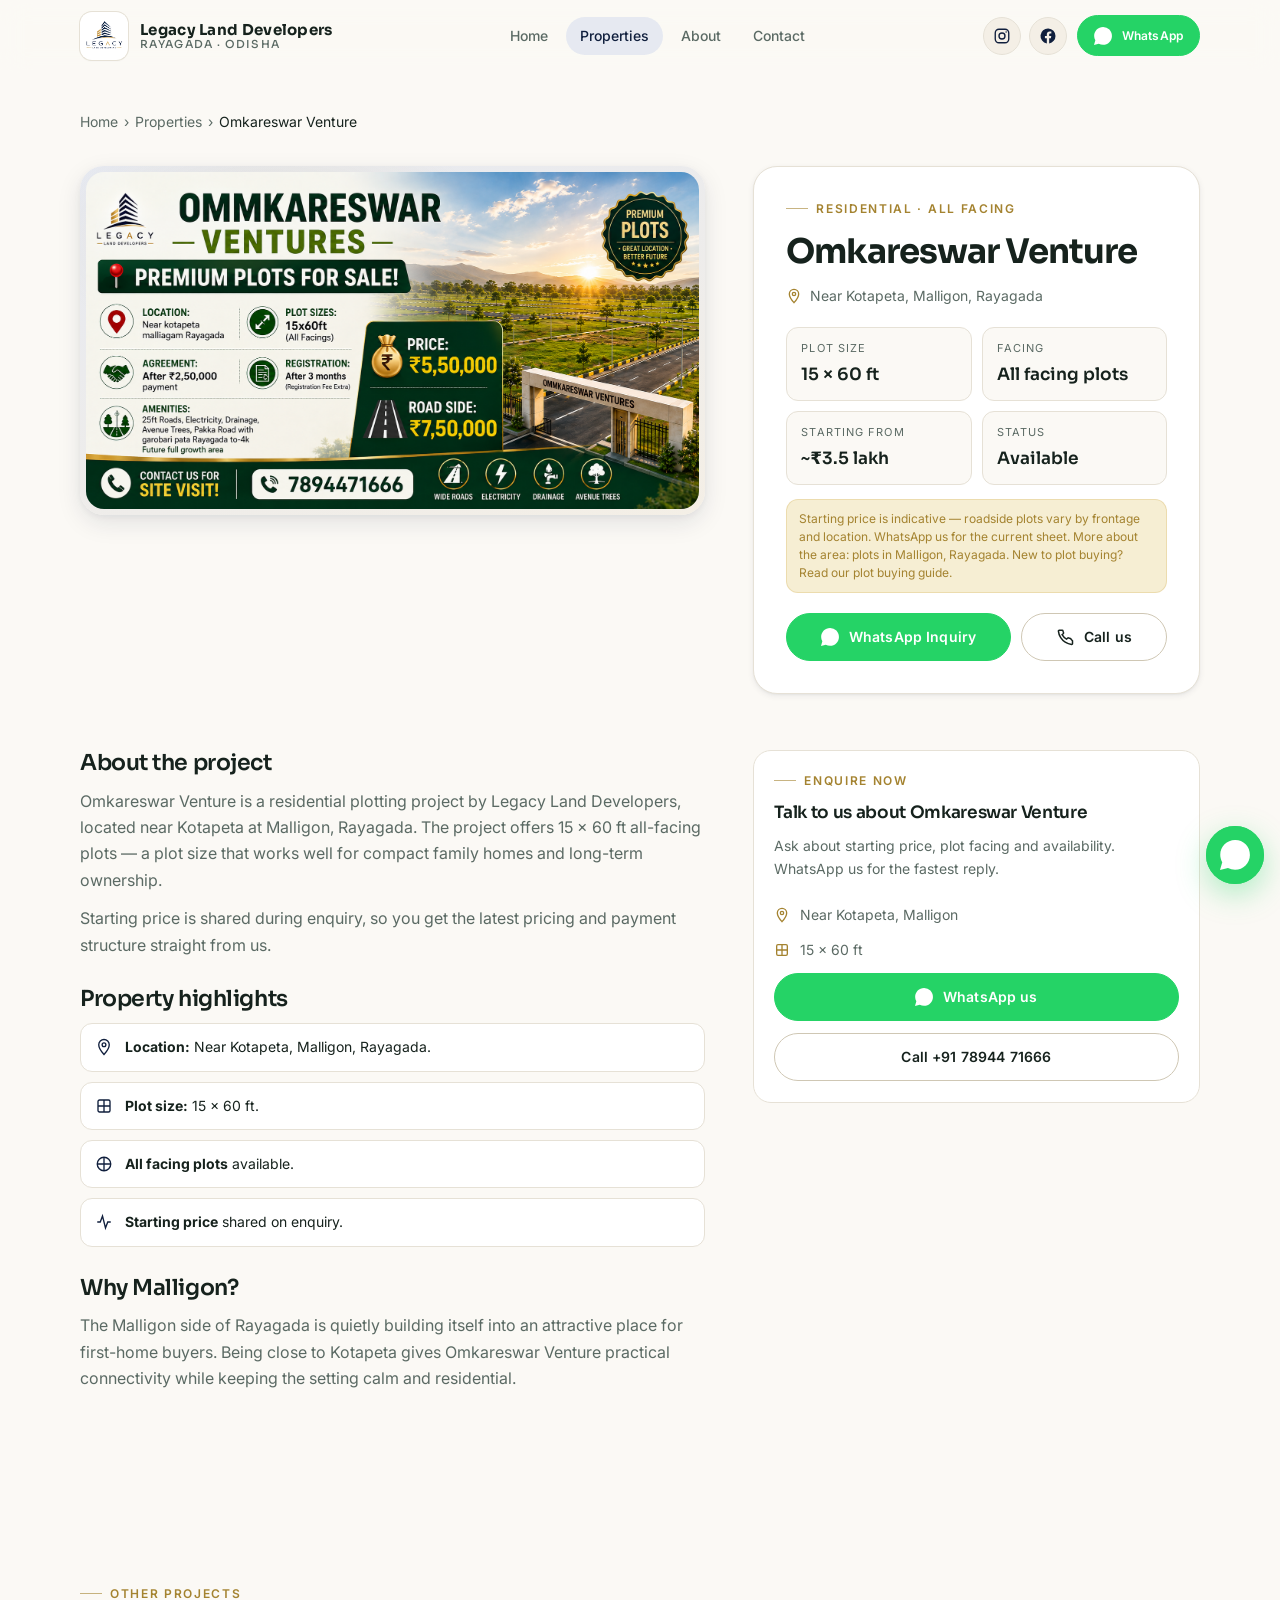
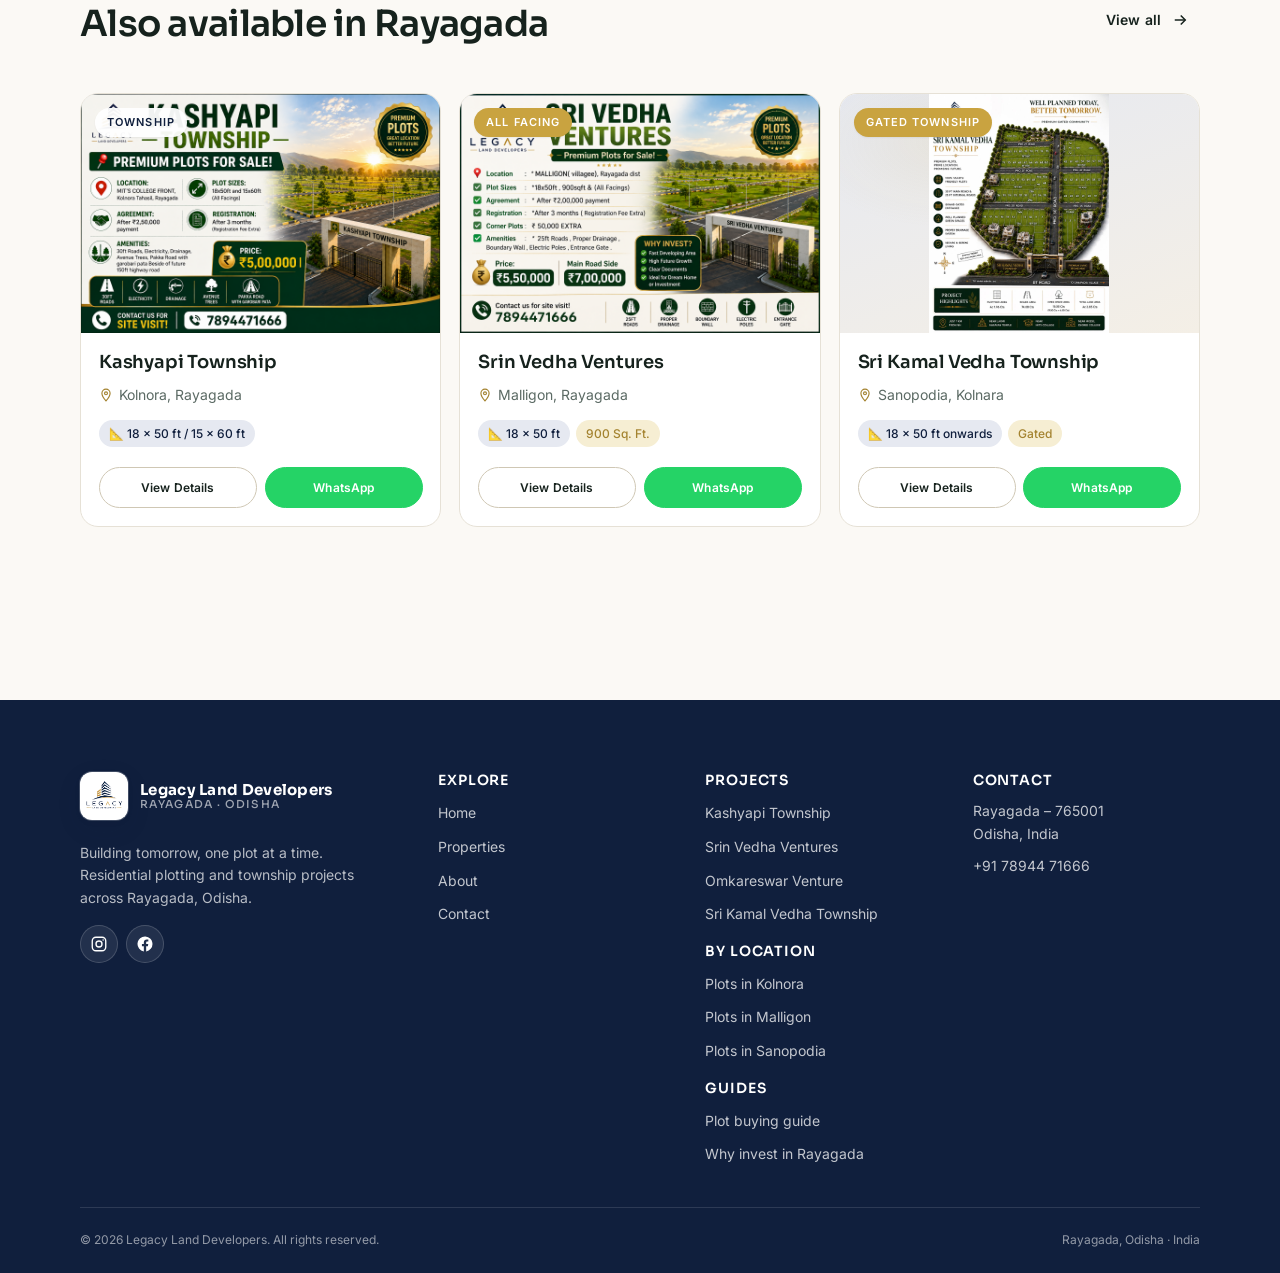
<file: properties/omkareswar-venture.html>
<!doctype html>
<html lang="en-IN">
<head>
  <meta charset="utf-8" />
  <meta name="viewport" content="width=device-width, initial-scale=1, viewport-fit=cover" />
  <meta name="theme-color" content="#101f3d" />

  <!-- Primary SEO -->
  <title>Omkareswar Venture — 15×60 Plots near Kotapeta, Rayagada</title>
  <meta name="description" content="Omkareswar Venture — 15 × 60 ft all-facing residential plots near Kotapeta, Malligon, Rayagada. Roadside location. WhatsApp +91 78944 71666 to enquire." />
  <meta name="keywords" content="Omkareswar Venture, plots near Kotapeta Rayagada, 15x60 plots Rayagada, all facing plots Malligon, roadside plots Rayagada, residential plots Kotapeta, Legacy Land Developers" />
  <meta name="author" content="Legacy Land Developers" />
  <meta name="robots" content="index, follow, max-image-preview:large, max-snippet:-1" />
  <link rel="canonical" href="https://legacylanddevelopers.in/properties/omkareswar-venture.html" />

  <!-- Geo targeting -->
  <meta name="geo.region" content="IN-OR" />
  <meta name="geo.placename" content="Kotapeta, Malligon, Rayagada, Odisha" />
  <meta name="geo.position" content="19.1667;83.4167" />
  <meta name="ICBM" content="19.1667, 83.4167" />

  <!-- Icons -->
  <link rel="icon" type="image/png" href="../assets/images/favicon.png" />
  <link rel="apple-touch-icon" href="../assets/images/favicon.png" />
  <link rel="shortcut icon" href="../assets/images/favicon.png" />

  <!-- Open Graph -->
  <meta property="og:type" content="product" />
  <meta property="og:site_name" content="Legacy Land Developers" />
  <meta property="og:locale" content="en_IN" />
  <meta property="og:title" content="Omkareswar Venture — 15×60 Plots near Kotapeta, Rayagada" />
  <meta property="og:description" content="15 × 60 ft all-facing residential plots near Kotapeta, Malligon, Rayagada. Roadside location. WhatsApp +91 78944 71666." />
  <meta property="og:url" content="https://legacylanddevelopers.in/properties/omkareswar-venture.html" />
  <meta property="og:image" content="https://legacylanddevelopers.in/assets/images/photos/omkareswar-venture.png" />
  <meta property="og:image:alt" content="Omkareswar Venture — Kotapeta, Malligon, Rayagada" />
  <meta property="product:brand" content="Legacy Land Developers" />
  <meta property="product:availability" content="in stock" />

  <!-- Twitter Card -->
  <meta name="twitter:card" content="summary_large_image" />
  <meta name="twitter:title" content="Omkareswar Venture — 15×60 Plots near Kotapeta, Rayagada" />
  <meta name="twitter:description" content="15 × 60 ft all-facing residential plots near Kotapeta, Malligon, Rayagada." />
  <meta name="twitter:image" content="https://legacylanddevelopers.in/assets/images/photos/omkareswar-venture.png" />

  <link rel="preconnect" href="https://fonts.googleapis.com" />
  <link rel="preconnect" href="https://fonts.gstatic.com" crossorigin />
  <link rel="stylesheet" href="https://fonts.googleapis.com/css2?family=Inter:wght@400;500;600;700&family=Sora:wght@500;600;700&display=swap" />
  <link rel="stylesheet" href="../assets/css/styles.css" />

  <!-- Structured data -->
  <script type="application/ld+json">
  {
    "@context": "https://schema.org",
    "@graph": [
      {
        "@type": "Product",
        "@id": "https://legacylanddevelopers.in/properties/omkareswar-venture.html#product",
        "name": "Omkareswar Venture — 15 × 60 ft Plots near Kotapeta, Rayagada",
        "description": "Omkareswar Venture is a residential plotting project by Legacy Land Developers located near Kotapeta at Malligon, Rayagada, Odisha. 15 × 60 ft all-facing plots.",
        "image": [
          "https://legacylanddevelopers.in/assets/images/photos/omkareswar-venture.png"
        ],
        "brand": { "@type": "Brand", "name": "Legacy Land Developers" },
        "category": "Residential Plot",
        "sku": "LLD-OV-KOTAPETA",
        "additionalProperty": [
          { "@type": "PropertyValue", "name": "Plot size", "value": "15 × 60 ft" },
          { "@type": "PropertyValue", "name": "Facing", "value": "All facing" },
          { "@type": "PropertyValue", "name": "Location", "value": "Near Kotapeta, Malligon, Rayagada" },
          { "@type": "PropertyValue", "name": "Project type", "value": "Roadside residential plotting" }
        ],
        "offers": {
          "@type": "Offer",
          "url": "https://legacylanddevelopers.in/properties/omkareswar-venture.html",
          "availability": "https://schema.org/InStock",
          "priceCurrency": "INR",
          "priceSpecification": {
            "@type": "PriceSpecification",
            "priceCurrency": "INR",
            "valueAddedTaxIncluded": false,
            "description": "Starting price shared on enquiry — please WhatsApp +91 78944 71666."
          },
          "itemCondition": "https://schema.org/NewCondition",
          "areaServed": { "@type": "AdministrativeArea", "name": "Rayagada District, Odisha" },
          "seller": { "@id": "https://legacylanddevelopers.in/#organization" }
        }
      },
      {
        "@type": "Place",
        "@id": "https://legacylanddevelopers.in/properties/omkareswar-venture.html#place",
        "name": "Omkareswar Venture, Kotapeta, Malligon, Rayagada",
        "address": {
          "@type": "PostalAddress",
          "streetAddress": "Near Kotapeta, Malligon",
          "addressLocality": "Rayagada",
          "postalCode": "765001",
          "addressRegion": "Odisha",
          "addressCountry": "IN"
        },
        "geo": {
          "@type": "GeoCoordinates",
          "latitude": 19.1667,
          "longitude": 83.4167
        }
      },
      {
        "@type": "BreadcrumbList",
        "@id": "https://legacylanddevelopers.in/properties/omkareswar-venture.html#breadcrumb",
        "itemListElement": [
          { "@type": "ListItem", "position": 1, "name": "Home", "item": "https://legacylanddevelopers.in/" },
          { "@type": "ListItem", "position": 2, "name": "Properties", "item": "https://legacylanddevelopers.in/properties.html" },
          { "@type": "ListItem", "position": 3, "name": "Omkareswar Venture", "item": "https://legacylanddevelopers.in/properties/omkareswar-venture.html" }
        ]
      }
    ]
  }
  </script>
</head>
<body>
  <a class="sr-only" href="#main">Skip to content</a>

  <header class="site-header" role="banner">
    <div class="container header-inner">
      <a href="../index.html" class="brand" aria-label="Legacy Land Developers — Home">
        <span class="brand-mark" aria-hidden="true"><img src="../assets/images/logo.png" onerror="this.onerror=null;this.src='../assets/images/logo.png';" alt="Legacy Land Developers" width="48" height="48" /></span>
        <span class="brand-name">
          <span class="brand-primary">Legacy Land Developers</span>
          <span class="brand-secondary">Rayagada · Odisha</span>
        </span>
      </a>
      <nav id="primary-nav" class="primary-nav" aria-label="Primary">
        <a href="../index.html">Home</a>
        <a href="../properties.html" aria-current="page">Properties</a>
        <a href="../about.html">About</a>
        <a href="../contact.html">Contact</a>
      
        <div class="primary-nav__socials" aria-label="Follow us on social media">
          <a class="social-link" href="https://www.instagram.com/legacy_land_developers?stkn=Zjk3cHJqamcxYjAx" target="_blank" rel="noopener" aria-label="Follow us on Instagram">
            <svg viewBox="0 0 24 24" fill="none" stroke="currentColor" stroke-width="1.8" stroke-linecap="round" stroke-linejoin="round" aria-hidden="true"><rect x="3" y="3" width="18" height="18" rx="5"/><circle cx="12" cy="12" r="4"/><circle cx="17.5" cy="6.5" r="1" fill="currentColor" stroke="none"/></svg>
          </a>
          <a class="social-link" href="https://www.facebook.com/share/185R3Wf4mj/" target="_blank" rel="noopener" aria-label="Follow us on Facebook">
            <svg viewBox="0 0 24 24" fill="currentColor" aria-hidden="true"><path d="M22 12a10 10 0 1 0-11.56 9.88v-6.99h-2.54V12h2.54V9.8c0-2.5 1.49-3.89 3.77-3.89 1.09 0 2.24.2 2.24.2v2.46h-1.26c-1.24 0-1.63.77-1.63 1.56V12h2.77l-.44 2.89h-2.33v6.99A10 10 0 0 0 22 12Z"/></svg>
          </a>
        </div>
      </nav>
      <div class="header-actions">
        <div class="social-links social-links--header" aria-label="Follow us on social media">
          <a class="social-link" href="https://www.instagram.com/legacy_land_developers?stkn=Zjk3cHJqamcxYjAx" target="_blank" rel="noopener" aria-label="Follow us on Instagram">
            <svg viewBox="0 0 24 24" fill="none" stroke="currentColor" stroke-width="1.8" stroke-linecap="round" stroke-linejoin="round" aria-hidden="true"><rect x="3" y="3" width="18" height="18" rx="5"/><circle cx="12" cy="12" r="4"/><circle cx="17.5" cy="6.5" r="1" fill="currentColor" stroke="none"/></svg>
          </a>
          <a class="social-link" href="https://www.facebook.com/share/185R3Wf4mj/" target="_blank" rel="noopener" aria-label="Follow us on Facebook">
            <svg viewBox="0 0 24 24" fill="currentColor" aria-hidden="true"><path d="M22 12a10 10 0 1 0-11.56 9.88v-6.99h-2.54V12h2.54V9.8c0-2.5 1.49-3.89 3.77-3.89 1.09 0 2.24.2 2.24.2v2.46h-1.26c-1.24 0-1.63.77-1.63 1.56V12h2.77l-.44 2.89h-2.33v6.99A10 10 0 0 0 22 12Z"/></svg>
          </a>
        </div>
        <a class="btn btn-whatsapp btn-sm" href="https://wa.me/917894471666?text=Hello%20Legacy%20Land%20Developers%2C%20I%20am%20interested%20in%20Omkareswar%20Venture.%20Please%20share%20more%20details%20about%20the%20available%20plots." target="_blank" rel="noopener" aria-label="Enquire about Omkareswar Venture on WhatsApp">
          <svg viewBox="0 0 24 24" aria-hidden="true"><path d="M20.52 3.48A11.86 11.86 0 0 0 12.06 0C5.5 0 .2 5.3.2 11.86c0 2.09.55 4.13 1.6 5.93L0 24l6.36-1.66a11.83 11.83 0 0 0 5.7 1.45h.01c6.56 0 11.86-5.3 11.86-11.86 0-3.17-1.23-6.15-3.41-8.45Z"/></svg>
          <span class="btn-label">WhatsApp</span>
        </a>
        <button type="button" class="nav-toggle" aria-controls="primary-nav" aria-expanded="false" aria-label="Toggle navigation">
          <svg class="icon-open" viewBox="0 0 24 24" fill="none" stroke="currentColor" stroke-width="2" stroke-linecap="round"><line x1="4" y1="7" x2="20" y2="7"/><line x1="4" y1="12" x2="20" y2="12"/><line x1="4" y1="17" x2="20" y2="17"/></svg>
          <svg class="icon-close" viewBox="0 0 24 24" fill="none" stroke="currentColor" stroke-width="2" stroke-linecap="round"><line x1="6" y1="6" x2="18" y2="18"/><line x1="6" y1="18" x2="18" y2="6"/></svg>
        </button>
      </div>
    </div>
  </header>

  <main id="main">
    <section class="detail-hero container">
      <nav class="breadcrumbs" aria-label="Breadcrumb">
        <a href="../index.html">Home</a> <span>›</span>
        <a href="../properties.html">Properties</a> <span>›</span>
        <span aria-current="page">Omkareswar Venture</span>
      </nav>

      <div class="detail-hero__top">
        <div class="detail-hero__media reveal">
          <img src="../assets/images/photos/omkareswar-venture.png" onerror="this.onerror=null;this.src='../assets/images/omkareswar-venture.svg';" alt="Omkareswar Venture — Near Kotapeta, Malligon, Rayagada" width="1600" height="879" fetchpriority="high" />
        </div>
        <aside class="detail-hero__panel reveal" aria-label="Omkareswar Venture summary">
          <span class="eyebrow">Residential · All Facing</span>
          <h1>Omkareswar Venture</h1>
          <p class="detail-hero__location">
            <svg viewBox="0 0 24 24" fill="none" stroke="currentColor" stroke-width="2" aria-hidden="true"><path d="M12 22s-7-7.58-7-13a7 7 0 1 1 14 0c0 5.42-7 13-7 13Z"/><circle cx="12" cy="9" r="2.5"/></svg>
            Near Kotapeta, Malligon, Rayagada
          </p>
          <div class="spec-grid">
            <div class="spec"><span>Plot size</span><strong>15 × 60 ft</strong></div>
            <div class="spec"><span>Facing</span><strong>All facing plots</strong></div>
            <div class="spec"><span>Starting from</span><strong>~₹3.5 lakh</strong></div>
            <div class="spec"><span>Status</span><strong>Available</strong></div>
          </div>
          <p class="detail-hero__note">Starting price is indicative — roadside plots vary by frontage and location. WhatsApp us for the current sheet. More about the area: <a href="../plots-in-malligon-rayagada.html">plots in Malligon, Rayagada</a>. New to plot buying? Read our <a href="../plot-buying-guide-rayagada.html">plot buying guide</a>.</p>
          <div class="detail-hero__actions">
            <a class="btn btn-whatsapp" href="https://wa.me/917894471666?text=Hello%20Legacy%20Land%20Developers%2C%20I%20am%20interested%20in%20Omkareswar%20Venture.%20Please%20share%20more%20details%20about%20the%20available%20plots%20and%20starting%20price." target="_blank" rel="noopener">
              <svg viewBox="0 0 24 24" fill="currentColor" aria-hidden="true"><path d="M20.52 3.48A11.86 11.86 0 0 0 12.06 0C5.5 0 .2 5.3.2 11.86c0 2.09.55 4.13 1.6 5.93L0 24l6.36-1.66a11.83 11.83 0 0 0 5.7 1.45h.01c6.56 0 11.86-5.3 11.86-11.86 0-3.17-1.23-6.15-3.41-8.45Z"/></svg>
              WhatsApp Inquiry
            </a>
            <a class="btn btn-outline" href="tel:+917894471666">
              <svg viewBox="0 0 24 24" fill="none" stroke="currentColor" stroke-width="2" aria-hidden="true"><path d="M22 16.92V21a1 1 0 0 1-1.09 1 19.86 19.86 0 0 1-8.63-3.07 19.5 19.5 0 0 1-6-6A19.86 19.86 0 0 1 3.21 4.09 1 1 0 0 1 4.2 3h4.09a1 1 0 0 1 1 .75c.16.9.42 1.77.78 2.6a1 1 0 0 1-.22 1L8.09 8.91a16 16 0 0 0 6 6l1.56-1.56a1 1 0 0 1 1-.22c.83.36 1.7.62 2.6.78a1 1 0 0 1 .75 1Z"/></svg>
              Call us
            </a>
          </div>
        </aside>
      </div>
    </section>

    <section class="detail-body container">
      <div class="detail-body__grid">
        <div>
          <h2>About the project</h2>
          <p>Omkareswar Venture is a residential plotting project by Legacy Land Developers, located near Kotapeta at Malligon, Rayagada. The project offers 15 × 60 ft all-facing plots — a plot size that works well for compact family homes and long-term ownership.</p>
          <p>Starting price is shared during enquiry, so you get the latest pricing and payment structure straight from us.</p>

          <h2 style="margin-top:28px">Property highlights</h2>
          <ul class="highlight-list">
            <li>
              <svg viewBox="0 0 24 24" fill="none" stroke="currentColor" stroke-width="1.8" aria-hidden="true"><path d="M12 22s-7-7.58-7-13a7 7 0 1 1 14 0c0 5.42-7 13-7 13Z"/><circle cx="12" cy="9" r="2.5"/></svg>
              <div><strong>Location:</strong> Near Kotapeta, Malligon, Rayagada.</div>
            </li>
            <li>
              <svg viewBox="0 0 24 24" fill="none" stroke="currentColor" stroke-width="1.8" aria-hidden="true"><rect x="4" y="4" width="16" height="16" rx="2"/><path d="M4 12h16M12 4v16"/></svg>
              <div><strong>Plot size:</strong> 15 × 60 ft.</div>
            </li>
            <li>
              <svg viewBox="0 0 24 24" fill="none" stroke="currentColor" stroke-width="1.8" aria-hidden="true"><circle cx="12" cy="12" r="9"/><path d="M12 3v18M3 12h18"/></svg>
              <div><strong>All facing plots</strong> available.</div>
            </li>
            <li>
              <svg viewBox="0 0 24 24" fill="none" stroke="currentColor" stroke-width="1.8" aria-hidden="true"><path d="M3 12h4l3-8 4 16 3-8h4"/></svg>
              <div><strong>Starting price</strong> shared on enquiry.</div>
            </li>
          </ul>

          <h2 style="margin-top:28px">Why Malligon?</h2>
          <p>The Malligon side of Rayagada is quietly building itself into an attractive place for first-home buyers. Being close to Kotapeta gives Omkareswar Venture practical connectivity while keeping the setting calm and residential.</p>
        </div>

        <aside>
          <div class="side-card reveal">
            <span class="eyebrow">Enquire now</span>
            <h3>Talk to us about Omkareswar Venture</h3>
            <p>Ask about starting price, plot facing and availability. WhatsApp us for the fastest reply.</p>
            <div class="side-card__row">
              <svg viewBox="0 0 24 24" fill="none" stroke="currentColor" stroke-width="2" aria-hidden="true"><path d="M12 22s-7-7.58-7-13a7 7 0 1 1 14 0c0 5.42-7 13-7 13Z"/><circle cx="12" cy="9" r="2.5"/></svg>
              Near Kotapeta, Malligon
            </div>
            <div class="side-card__row">
              <svg viewBox="0 0 24 24" fill="none" stroke="currentColor" stroke-width="2" aria-hidden="true"><rect x="4" y="4" width="16" height="16" rx="2"/><path d="M4 12h16M12 4v16"/></svg>
              15 × 60 ft
            </div>
            <a class="btn btn-whatsapp btn-block" href="https://wa.me/917894471666?text=Hello%20Legacy%20Land%20Developers%2C%20I%20am%20interested%20in%20Omkareswar%20Venture.%20Please%20share%20more%20details%20about%20the%20available%20plots%20and%20starting%20price." target="_blank" rel="noopener">
              <svg viewBox="0 0 24 24" fill="currentColor" aria-hidden="true"><path d="M20.52 3.48A11.86 11.86 0 0 0 12.06 0C5.5 0 .2 5.3.2 11.86c0 2.09.55 4.13 1.6 5.93L0 24l6.36-1.66a11.83 11.83 0 0 0 5.7 1.45h.01c6.56 0 11.86-5.3 11.86-11.86 0-3.17-1.23-6.15-3.41-8.45Z"/></svg>
              WhatsApp us
            </a>
            <a class="btn btn-outline btn-block" href="tel:+917894471666">Call +91 78944 71666</a>
          </div>
        </aside>
      </div>
    </section>

    <section class="section container">
      <div class="section-title section-title--split">
        <div>
          <span class="eyebrow reveal">Other projects</span>
          <h2 class="reveal">Also available in Rayagada</h2>
        </div>
        <a class="btn btn-ghost reveal" href="../properties.html">View all
          <svg viewBox="0 0 24 24" fill="none" stroke="currentColor" stroke-width="2" aria-hidden="true"><path d="M5 12h14"/><path d="M13 6l6 6-6 6"/></svg>
        </a>
      </div>
      <div class="property-grid property-grid--related">
        <article class="property-card reveal">
          <div class="property-card__media"><img loading="lazy" decoding="async" src="../assets/images/photos/kashyapi-township.png" onerror="this.onerror=null;this.src='../assets/images/kashyapi-township.svg';" alt="Kashyapi Township — Kolnora, Rayagada" width="1536" height="1024" /><span class="property-card__tag">Township</span></div>
          <div class="property-card__body">
            <h3 class="property-card__title"><a href="kashyapi-township.html">Kashyapi Township</a></h3>
            <span class="property-card__location"><svg viewBox="0 0 24 24" fill="none" stroke="currentColor" stroke-width="2"><path d="M12 22s-7-7.58-7-13a7 7 0 1 1 14 0c0 5.42-7 13-7 13Z"/><circle cx="12" cy="9" r="2.5"/></svg>Kolnora, Rayagada</span>
            <div class="property-card__meta"><span class="property-card__pill">📐 18 × 50 ft / 15 × 60 ft</span></div>
          </div>
          <div class="property-card__footer">
            <a class="btn btn-outline btn-sm" href="kashyapi-township.html">View Details</a>
            <a class="btn btn-whatsapp btn-sm" href="https://wa.me/917894471666?text=Hello%20Legacy%20Land%20Developers%2C%20I%20am%20interested%20in%20Kashyapi%20Township." target="_blank" rel="noopener">WhatsApp</a>
          </div>
        </article>
        <article class="property-card reveal">
          <div class="property-card__media"><img loading="lazy" decoding="async" src="../assets/images/photos/srin-vedha-ventures.png" onerror="this.onerror=null;this.src='../assets/images/srin-vedha-ventures.svg';" alt="Srin Vedha Ventures — Malligon, Rayagada" width="1536" height="1024" /><span class="property-card__tag property-card__tag--accent">All Facing</span></div>
          <div class="property-card__body">
            <h3 class="property-card__title"><a href="srin-vedha-ventures.html">Srin Vedha Ventures</a></h3>
            <span class="property-card__location"><svg viewBox="0 0 24 24" fill="none" stroke="currentColor" stroke-width="2"><path d="M12 22s-7-7.58-7-13a7 7 0 1 1 14 0c0 5.42-7 13-7 13Z"/><circle cx="12" cy="9" r="2.5"/></svg>Malligon, Rayagada</span>
            <div class="property-card__meta"><span class="property-card__pill">📐 18 × 50 ft</span><span class="property-card__pill property-card__pill--accent">900 Sq. Ft.</span></div>
          </div>
          <div class="property-card__footer">
            <a class="btn btn-outline btn-sm" href="srin-vedha-ventures.html">View Details</a>
            <a class="btn btn-whatsapp btn-sm" href="https://wa.me/917894471666?text=Hello%20Legacy%20Land%20Developers%2C%20I%20am%20interested%20in%20Srin%20Vedha%20Ventures." target="_blank" rel="noopener">WhatsApp</a>
          </div>
        </article>
        <article class="property-card reveal">
          <div class="property-card__media"><img loading="lazy" decoding="async" src="../assets/images/photos/sri-kamal-vedha-township.jpeg" onerror="this.onerror=null;this.src='../assets/images/sri-kamal-vedha-township.svg';" alt="Sri Kamal Vedha Township — Sanopodia, Kolnara" width="960" height="1280" /><span class="property-card__tag property-card__tag--accent">Gated Township</span></div>
          <div class="property-card__body">
            <h3 class="property-card__title"><a href="sri-kamal-vedha-township.html">Sri Kamal Vedha Township</a></h3>
            <span class="property-card__location"><svg viewBox="0 0 24 24" fill="none" stroke="currentColor" stroke-width="2"><path d="M12 22s-7-7.58-7-13a7 7 0 1 1 14 0c0 5.42-7 13-7 13Z"/><circle cx="12" cy="9" r="2.5"/></svg>Sanopodia, Kolnara</span>
            <div class="property-card__meta"><span class="property-card__pill">📐 18 × 50 ft onwards</span><span class="property-card__pill property-card__pill--accent">Gated</span></div>
          </div>
          <div class="property-card__footer">
            <a class="btn btn-outline btn-sm" href="sri-kamal-vedha-township.html">View Details</a>
            <a class="btn btn-whatsapp btn-sm" href="https://wa.me/917894471666?text=Hello%20Legacy%20Land%20Developers%2C%20I%20am%20interested%20in%20Sri%20Kamal%20Vedha%20Township." target="_blank" rel="noopener">WhatsApp</a>
          </div>
        </article>
      </div>
    </section>
  </main>

  <footer class="site-footer" role="contentinfo">
    <div class="container">
      <div class="footer-grid">
        <div class="footer-brand">
          <div class="brand">
            <span class="brand-mark" aria-hidden="true"><img src="../assets/images/logo.png" onerror="this.onerror=null;this.src='../assets/images/logo.png';" alt="Legacy Land Developers" width="48" height="48" /></span>
            <span class="brand-name">
              <span class="brand-primary">Legacy Land Developers</span>
              <span class="brand-secondary">Rayagada · Odisha</span>
            </span>
          </div>
          <p>Building tomorrow, one plot at a time. Residential plotting and township projects across Rayagada, Odisha.</p>
          <div class="social-links social-links--footer" aria-label="Follow us on social media">
            <a class="social-link" href="https://www.instagram.com/legacy_land_developers?stkn=Zjk3cHJqamcxYjAx" target="_blank" rel="noopener" aria-label="Follow us on Instagram">
              <svg viewBox="0 0 24 24" fill="none" stroke="currentColor" stroke-width="1.8" stroke-linecap="round" stroke-linejoin="round" aria-hidden="true"><rect x="3" y="3" width="18" height="18" rx="5"/><circle cx="12" cy="12" r="4"/><circle cx="17.5" cy="6.5" r="1" fill="currentColor" stroke="none"/></svg>
            </a>
            <a class="social-link" href="https://www.facebook.com/share/185R3Wf4mj/" target="_blank" rel="noopener" aria-label="Follow us on Facebook">
              <svg viewBox="0 0 24 24" fill="currentColor" aria-hidden="true"><path d="M22 12a10 10 0 1 0-11.56 9.88v-6.99h-2.54V12h2.54V9.8c0-2.5 1.49-3.89 3.77-3.89 1.09 0 2.24.2 2.24.2v2.46h-1.26c-1.24 0-1.63.77-1.63 1.56V12h2.77l-.44 2.89h-2.33v6.99A10 10 0 0 0 22 12Z"/></svg>
            </a>
          </div>
        </div>
        <div class="footer-links">
          <h4>Explore</h4>
          <ul>
            <li><a href="../index.html">Home</a></li>
            <li><a href="../properties.html">Properties</a></li>
            <li><a href="../about.html">About</a></li>
            <li><a href="../contact.html">Contact</a></li>
          </ul>
        </div>
        <div class="footer-links">
          <h4>Projects</h4>
          <ul>
            <li><a href="kashyapi-township.html">Kashyapi Township</a></li>
            <li><a href="srin-vedha-ventures.html">Srin Vedha Ventures</a></li>
            <li><a href="omkareswar-venture.html">Omkareswar Venture</a></li>
            <li><a href="sri-kamal-vedha-township.html">Sri Kamal Vedha Township</a></li>
          </ul>
          <h4 style="margin-top:16px">By location</h4>
          <ul>
            <li><a href="../plots-in-kolnora-rayagada.html">Plots in Kolnora</a></li>
            <li><a href="../plots-in-malligon-rayagada.html">Plots in Malligon</a></li>
            <li><a href="../plots-in-sanopodia-rayagada.html">Plots in Sanopodia</a></li>
          </ul>
          <h4 style="margin-top:16px">Guides</h4>
          <ul>
            <li><a href="../plot-buying-guide-rayagada.html">Plot buying guide</a></li>
            <li><a href="../why-invest-rayagada-real-estate.html">Why invest in Rayagada</a></li>
          </ul>
        </div>
        <div class="footer-contact">
          <h4>Contact</h4>
          <p>Rayagada – 765001<br />Odisha, India</p>
          <p style="margin-top:10px"><a href="tel:+917894471666">+91 78944 71666</a></p>
        </div>
      </div>
      <div class="footer-bottom">
        <span>© <span id="current-year">2026</span> Legacy Land Developers. All rights reserved.</span>
        <span>Rayagada, Odisha · India</span>
      </div>
    </div>
  </footer>

  <a class="wa-float" href="https://wa.me/917894471666?text=Hello%20Legacy%20Land%20Developers%2C%20I%20am%20interested%20in%20Omkareswar%20Venture." target="_blank" rel="noopener" aria-label="Chat with us on WhatsApp about Omkareswar Venture">
    <svg viewBox="0 0 24 24" aria-hidden="true"><path d="M20.52 3.48A11.86 11.86 0 0 0 12.06 0C5.5 0 .2 5.3.2 11.86c0 2.09.55 4.13 1.6 5.93L0 24l6.36-1.66a11.83 11.83 0 0 0 5.7 1.45h.01c6.56 0 11.86-5.3 11.86-11.86 0-3.17-1.23-6.15-3.41-8.45Z"/></svg>
  </a>

  <script src="../assets/js/data.js"></script>
  <script src="../assets/js/main.js"></script>
</body>
</html>
</file>
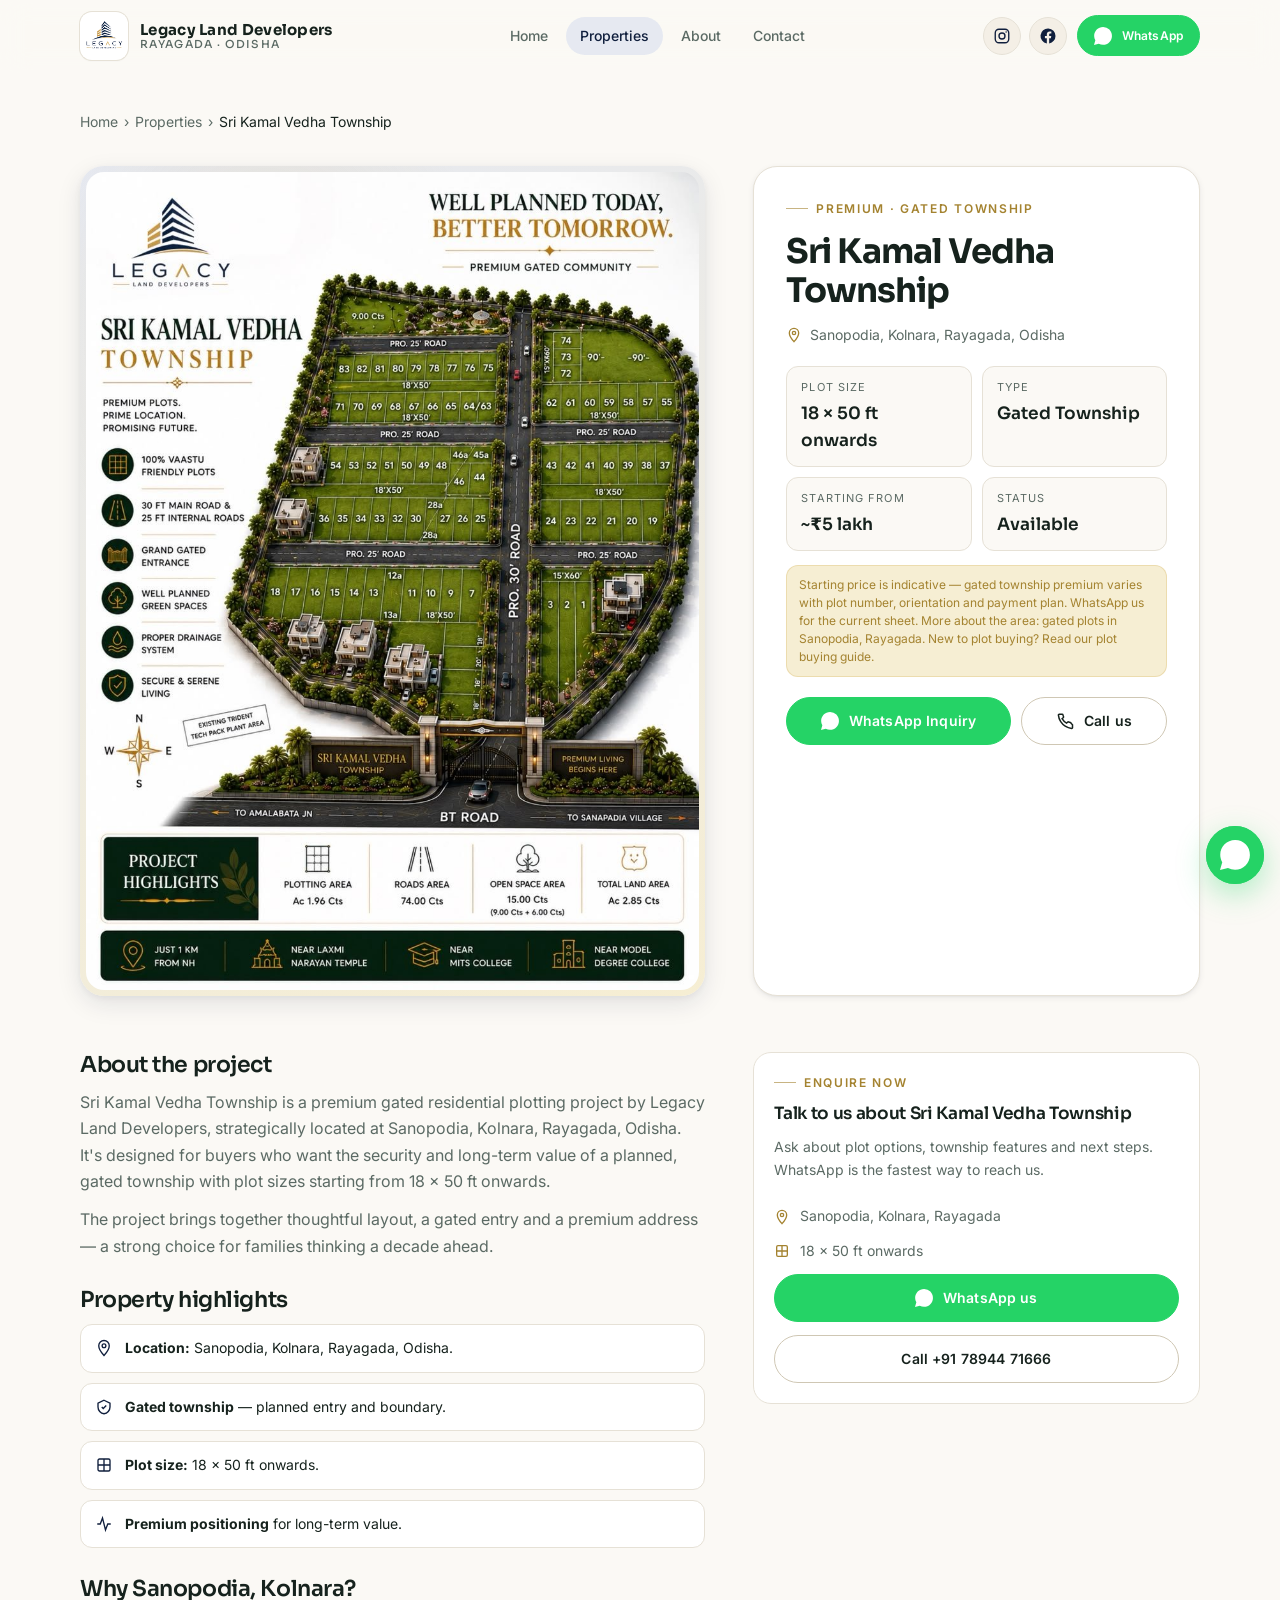
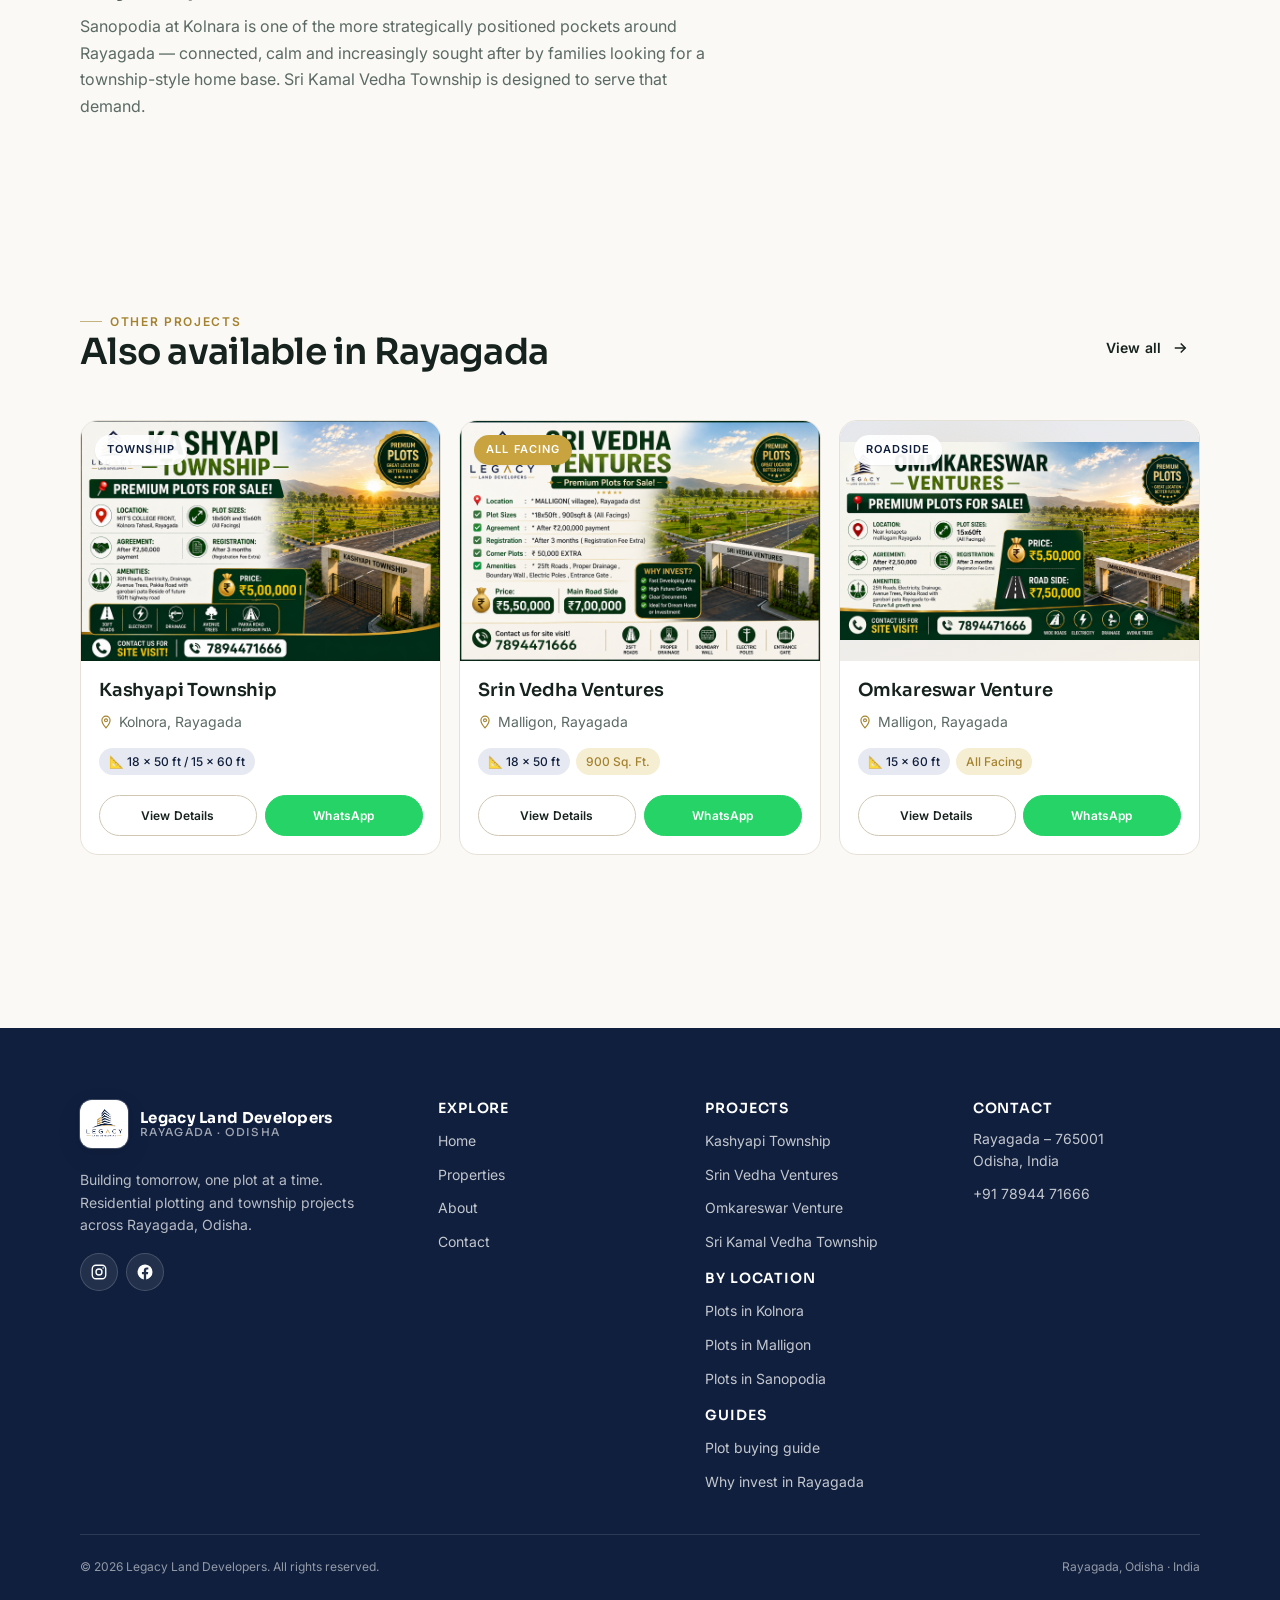
<file: properties/sri-kamal-vedha-township.html>
<!doctype html>
<html lang="en-IN">
<head>
  <meta charset="utf-8" />
  <meta name="viewport" content="width=device-width, initial-scale=1, viewport-fit=cover" />
  <meta name="theme-color" content="#101f3d" />

  <!-- Primary SEO -->
  <title>Sri Kamal Vedha Township — Gated Plots at Sanopodia, Rayagada</title>
  <meta name="description" content="Sri Kamal Vedha Township — premium gated residential plots at Sanopodia, Kolnara, Rayagada, Odisha. Plot sizes from 18 × 50 ft. WhatsApp +91 78944 71666 to enquire." />
  <meta name="keywords" content="Sri Kamal Vedha Township, gated township Rayagada, gated plots Sanopodia, premium plots Rayagada, plots Kolnara, 18x50 gated plots Rayagada, Legacy Land Developers township" />
  <meta name="author" content="Legacy Land Developers" />
  <meta name="robots" content="index, follow, max-image-preview:large, max-snippet:-1" />
  <link rel="canonical" href="https://legacylanddevelopers.in/properties/sri-kamal-vedha-township.html" />

  <!-- Geo targeting -->
  <meta name="geo.region" content="IN-OR" />
  <meta name="geo.placename" content="Sanopodia, Kolnara, Rayagada, Odisha" />
  <meta name="geo.position" content="19.1667;83.4167" />
  <meta name="ICBM" content="19.1667, 83.4167" />

  <!-- Icons -->
  <link rel="icon" type="image/png" href="../assets/images/favicon.png" />
  <link rel="apple-touch-icon" href="../assets/images/favicon.png" />
  <link rel="shortcut icon" href="../assets/images/favicon.png" />

  <!-- Open Graph -->
  <meta property="og:type" content="product" />
  <meta property="og:site_name" content="Legacy Land Developers" />
  <meta property="og:locale" content="en_IN" />
  <meta property="og:title" content="Sri Kamal Vedha Township — Gated Plots at Sanopodia, Rayagada" />
  <meta property="og:description" content="Premium gated residential plots at Sanopodia, Kolnara, Rayagada, Odisha. Plot sizes from 18 × 50 ft. WhatsApp +91 78944 71666." />
  <meta property="og:url" content="https://legacylanddevelopers.in/properties/sri-kamal-vedha-township.html" />
  <meta property="og:image" content="https://legacylanddevelopers.in/assets/images/photos/sri-kamal-vedha-township.jpeg" />
  <meta property="og:image:alt" content="Sri Kamal Vedha Township — Sanopodia, Kolnara, Rayagada" />
  <meta property="product:brand" content="Legacy Land Developers" />
  <meta property="product:availability" content="in stock" />

  <!-- Twitter Card -->
  <meta name="twitter:card" content="summary_large_image" />
  <meta name="twitter:title" content="Sri Kamal Vedha Township — Gated Plots at Sanopodia, Rayagada" />
  <meta name="twitter:description" content="Premium gated residential plots at Sanopodia, Kolnara, Rayagada, Odisha. Plot sizes from 18 × 50 ft onwards." />
  <meta name="twitter:image" content="https://legacylanddevelopers.in/assets/images/photos/sri-kamal-vedha-township.jpeg" />

  <link rel="preconnect" href="https://fonts.googleapis.com" />
  <link rel="preconnect" href="https://fonts.gstatic.com" crossorigin />
  <link rel="stylesheet" href="https://fonts.googleapis.com/css2?family=Inter:wght@400;500;600;700&family=Sora:wght@500;600;700&display=swap" />
  <link rel="stylesheet" href="../assets/css/styles.css" />

  <!-- Structured data -->
  <script type="application/ld+json">
  {
    "@context": "https://schema.org",
    "@graph": [
      {
        "@type": "Product",
        "@id": "https://legacylanddevelopers.in/properties/sri-kamal-vedha-township.html#product",
        "name": "Sri Kamal Vedha Township — Gated Residential Plots at Sanopodia, Rayagada",
        "description": "Sri Kamal Vedha Township is a premium gated residential plotting project by Legacy Land Developers, strategically located at Sanopodia, Kolnara, Rayagada, Odisha. Plot sizes from 18 × 50 ft onwards.",
        "image": [
          "https://legacylanddevelopers.in/assets/images/photos/sri-kamal-vedha-township.jpeg"
        ],
        "brand": { "@type": "Brand", "name": "Legacy Land Developers" },
        "category": "Gated Residential Township",
        "sku": "LLD-SKVT-SANOPODIA",
        "additionalProperty": [
          { "@type": "PropertyValue", "name": "Plot size", "value": "18 × 50 ft onwards" },
          { "@type": "PropertyValue", "name": "Township type", "value": "Gated" },
          { "@type": "PropertyValue", "name": "Location", "value": "Sanopodia, Kolnara, Rayagada" },
          { "@type": "PropertyValue", "name": "Project type", "value": "Premium gated township" }
        ],
        "offers": {
          "@type": "Offer",
          "url": "https://legacylanddevelopers.in/properties/sri-kamal-vedha-township.html",
          "availability": "https://schema.org/InStock",
          "priceCurrency": "INR",
          "priceSpecification": {
            "@type": "PriceSpecification",
            "priceCurrency": "INR",
            "valueAddedTaxIncluded": false,
            "description": "Starting price shared on enquiry — please WhatsApp +91 78944 71666."
          },
          "itemCondition": "https://schema.org/NewCondition",
          "areaServed": { "@type": "AdministrativeArea", "name": "Rayagada District, Odisha" },
          "seller": { "@id": "https://legacylanddevelopers.in/#organization" }
        }
      },
      {
        "@type": "Place",
        "@id": "https://legacylanddevelopers.in/properties/sri-kamal-vedha-township.html#place",
        "name": "Sri Kamal Vedha Township, Sanopodia, Kolnara, Rayagada",
        "address": {
          "@type": "PostalAddress",
          "streetAddress": "Sanopodia, Kolnara",
          "addressLocality": "Rayagada",
          "postalCode": "765001",
          "addressRegion": "Odisha",
          "addressCountry": "IN"
        },
        "geo": {
          "@type": "GeoCoordinates",
          "latitude": 19.1667,
          "longitude": 83.4167
        }
      },
      {
        "@type": "BreadcrumbList",
        "@id": "https://legacylanddevelopers.in/properties/sri-kamal-vedha-township.html#breadcrumb",
        "itemListElement": [
          { "@type": "ListItem", "position": 1, "name": "Home", "item": "https://legacylanddevelopers.in/" },
          { "@type": "ListItem", "position": 2, "name": "Properties", "item": "https://legacylanddevelopers.in/properties.html" },
          { "@type": "ListItem", "position": 3, "name": "Sri Kamal Vedha Township", "item": "https://legacylanddevelopers.in/properties/sri-kamal-vedha-township.html" }
        ]
      }
    ]
  }
  </script>
</head>
<body>
  <a class="sr-only" href="#main">Skip to content</a>

  <header class="site-header" role="banner">
    <div class="container header-inner">
      <a href="../index.html" class="brand" aria-label="Legacy Land Developers — Home">
        <span class="brand-mark" aria-hidden="true"><img src="../assets/images/logo.png" onerror="this.onerror=null;this.src='../assets/images/logo.png';" alt="Legacy Land Developers" width="48" height="48" /></span>
        <span class="brand-name">
          <span class="brand-primary">Legacy Land Developers</span>
          <span class="brand-secondary">Rayagada · Odisha</span>
        </span>
      </a>
      <nav id="primary-nav" class="primary-nav" aria-label="Primary">
        <a href="../index.html">Home</a>
        <a href="../properties.html" aria-current="page">Properties</a>
        <a href="../about.html">About</a>
        <a href="../contact.html">Contact</a>
      
        <div class="primary-nav__socials" aria-label="Follow us on social media">
          <a class="social-link" href="https://www.instagram.com/legacy_land_developers?stkn=Zjk3cHJqamcxYjAx" target="_blank" rel="noopener" aria-label="Follow us on Instagram">
            <svg viewBox="0 0 24 24" fill="none" stroke="currentColor" stroke-width="1.8" stroke-linecap="round" stroke-linejoin="round" aria-hidden="true"><rect x="3" y="3" width="18" height="18" rx="5"/><circle cx="12" cy="12" r="4"/><circle cx="17.5" cy="6.5" r="1" fill="currentColor" stroke="none"/></svg>
          </a>
          <a class="social-link" href="https://www.facebook.com/share/185R3Wf4mj/" target="_blank" rel="noopener" aria-label="Follow us on Facebook">
            <svg viewBox="0 0 24 24" fill="currentColor" aria-hidden="true"><path d="M22 12a10 10 0 1 0-11.56 9.88v-6.99h-2.54V12h2.54V9.8c0-2.5 1.49-3.89 3.77-3.89 1.09 0 2.24.2 2.24.2v2.46h-1.26c-1.24 0-1.63.77-1.63 1.56V12h2.77l-.44 2.89h-2.33v6.99A10 10 0 0 0 22 12Z"/></svg>
          </a>
        </div>
      </nav>
      <div class="header-actions">
        <div class="social-links social-links--header" aria-label="Follow us on social media">
          <a class="social-link" href="https://www.instagram.com/legacy_land_developers?stkn=Zjk3cHJqamcxYjAx" target="_blank" rel="noopener" aria-label="Follow us on Instagram">
            <svg viewBox="0 0 24 24" fill="none" stroke="currentColor" stroke-width="1.8" stroke-linecap="round" stroke-linejoin="round" aria-hidden="true"><rect x="3" y="3" width="18" height="18" rx="5"/><circle cx="12" cy="12" r="4"/><circle cx="17.5" cy="6.5" r="1" fill="currentColor" stroke="none"/></svg>
          </a>
          <a class="social-link" href="https://www.facebook.com/share/185R3Wf4mj/" target="_blank" rel="noopener" aria-label="Follow us on Facebook">
            <svg viewBox="0 0 24 24" fill="currentColor" aria-hidden="true"><path d="M22 12a10 10 0 1 0-11.56 9.88v-6.99h-2.54V12h2.54V9.8c0-2.5 1.49-3.89 3.77-3.89 1.09 0 2.24.2 2.24.2v2.46h-1.26c-1.24 0-1.63.77-1.63 1.56V12h2.77l-.44 2.89h-2.33v6.99A10 10 0 0 0 22 12Z"/></svg>
          </a>
        </div>
        <a class="btn btn-whatsapp btn-sm" href="https://wa.me/917894471666?text=Hello%20Legacy%20Land%20Developers%2C%20I%20am%20interested%20in%20Sri%20Kamal%20Vedha%20Township.%20Please%20share%20more%20details%20about%20the%20available%20plots." target="_blank" rel="noopener" aria-label="Enquire about Sri Kamal Vedha Township on WhatsApp">
          <svg viewBox="0 0 24 24" aria-hidden="true"><path d="M20.52 3.48A11.86 11.86 0 0 0 12.06 0C5.5 0 .2 5.3.2 11.86c0 2.09.55 4.13 1.6 5.93L0 24l6.36-1.66a11.83 11.83 0 0 0 5.7 1.45h.01c6.56 0 11.86-5.3 11.86-11.86 0-3.17-1.23-6.15-3.41-8.45Z"/></svg>
          <span class="btn-label">WhatsApp</span>
        </a>
        <button type="button" class="nav-toggle" aria-controls="primary-nav" aria-expanded="false" aria-label="Toggle navigation">
          <svg class="icon-open" viewBox="0 0 24 24" fill="none" stroke="currentColor" stroke-width="2" stroke-linecap="round"><line x1="4" y1="7" x2="20" y2="7"/><line x1="4" y1="12" x2="20" y2="12"/><line x1="4" y1="17" x2="20" y2="17"/></svg>
          <svg class="icon-close" viewBox="0 0 24 24" fill="none" stroke="currentColor" stroke-width="2" stroke-linecap="round"><line x1="6" y1="6" x2="18" y2="18"/><line x1="6" y1="18" x2="18" y2="6"/></svg>
        </button>
      </div>
    </div>
  </header>

  <main id="main">
    <section class="detail-hero container">
      <nav class="breadcrumbs" aria-label="Breadcrumb">
        <a href="../index.html">Home</a> <span>›</span>
        <a href="../properties.html">Properties</a> <span>›</span>
        <span aria-current="page">Sri Kamal Vedha Township</span>
      </nav>

      <div class="detail-hero__top">
        <div class="detail-hero__media detail-hero__media--portrait reveal">
          <img src="../assets/images/photos/sri-kamal-vedha-township.jpeg" onerror="this.onerror=null;this.src='../assets/images/sri-kamal-vedha-township.svg';" alt="Sri Kamal Vedha Township — Sanopodia, Kolnara, Rayagada" width="960" height="1280" fetchpriority="high" />
        </div>
        <aside class="detail-hero__panel reveal" aria-label="Sri Kamal Vedha Township summary">
          <span class="eyebrow">Premium · Gated Township</span>
          <h1>Sri Kamal Vedha Township</h1>
          <p class="detail-hero__location">
            <svg viewBox="0 0 24 24" fill="none" stroke="currentColor" stroke-width="2" aria-hidden="true"><path d="M12 22s-7-7.58-7-13a7 7 0 1 1 14 0c0 5.42-7 13-7 13Z"/><circle cx="12" cy="9" r="2.5"/></svg>
            Sanopodia, Kolnara, Rayagada, Odisha
          </p>
          <div class="spec-grid">
            <div class="spec"><span>Plot size</span><strong>18 × 50 ft onwards</strong></div>
            <div class="spec"><span>Type</span><strong>Gated Township</strong></div>
            <div class="spec"><span>Starting from</span><strong>~₹5 lakh</strong></div>
            <div class="spec"><span>Status</span><strong>Available</strong></div>
          </div>
          <p class="detail-hero__note">Starting price is indicative — gated township premium varies with plot number, orientation and payment plan. WhatsApp us for the current sheet. More about the area: <a href="../plots-in-sanopodia-rayagada.html">gated plots in Sanopodia, Rayagada</a>. New to plot buying? Read our <a href="../plot-buying-guide-rayagada.html">plot buying guide</a>.</p>
          <div class="detail-hero__actions">
            <a class="btn btn-whatsapp" href="https://wa.me/917894471666?text=Hello%20Legacy%20Land%20Developers%2C%20I%20am%20interested%20in%20Sri%20Kamal%20Vedha%20Township.%20Please%20share%20more%20details%20about%20the%20available%20plots." target="_blank" rel="noopener">
              <svg viewBox="0 0 24 24" fill="currentColor" aria-hidden="true"><path d="M20.52 3.48A11.86 11.86 0 0 0 12.06 0C5.5 0 .2 5.3.2 11.86c0 2.09.55 4.13 1.6 5.93L0 24l6.36-1.66a11.83 11.83 0 0 0 5.7 1.45h.01c6.56 0 11.86-5.3 11.86-11.86 0-3.17-1.23-6.15-3.41-8.45Z"/></svg>
              WhatsApp Inquiry
            </a>
            <a class="btn btn-outline" href="tel:+917894471666">
              <svg viewBox="0 0 24 24" fill="none" stroke="currentColor" stroke-width="2" aria-hidden="true"><path d="M22 16.92V21a1 1 0 0 1-1.09 1 19.86 19.86 0 0 1-8.63-3.07 19.5 19.5 0 0 1-6-6A19.86 19.86 0 0 1 3.21 4.09 1 1 0 0 1 4.2 3h4.09a1 1 0 0 1 1 .75c.16.9.42 1.77.78 2.6a1 1 0 0 1-.22 1L8.09 8.91a16 16 0 0 0 6 6l1.56-1.56a1 1 0 0 1 1-.22c.83.36 1.7.62 2.6.78a1 1 0 0 1 .75 1Z"/></svg>
              Call us
            </a>
          </div>
        </aside>
      </div>
    </section>

    <section class="detail-body container">
      <div class="detail-body__grid">
        <div>
          <h2>About the project</h2>
          <p>Sri Kamal Vedha Township is a premium gated residential plotting project by Legacy Land Developers, strategically located at Sanopodia, Kolnara, Rayagada, Odisha. It's designed for buyers who want the security and long-term value of a planned, gated township with plot sizes starting from 18 × 50 ft onwards.</p>
          <p>The project brings together thoughtful layout, a gated entry and a premium address — a strong choice for families thinking a decade ahead.</p>

          <h2 style="margin-top:28px">Property highlights</h2>
          <ul class="highlight-list">
            <li>
              <svg viewBox="0 0 24 24" fill="none" stroke="currentColor" stroke-width="1.8" aria-hidden="true"><path d="M12 22s-7-7.58-7-13a7 7 0 1 1 14 0c0 5.42-7 13-7 13Z"/><circle cx="12" cy="9" r="2.5"/></svg>
              <div><strong>Location:</strong> Sanopodia, Kolnara, Rayagada, Odisha.</div>
            </li>
            <li>
              <svg viewBox="0 0 24 24" fill="none" stroke="currentColor" stroke-width="1.8" aria-hidden="true"><path d="M12 3l8 4v5c0 4.5-3.4 8.5-8 9-4.6-.5-8-4.5-8-9V7l8-4Z"/><path d="M9 12l2 2 4-4"/></svg>
              <div><strong>Gated township</strong> — planned entry and boundary.</div>
            </li>
            <li>
              <svg viewBox="0 0 24 24" fill="none" stroke="currentColor" stroke-width="1.8" aria-hidden="true"><rect x="4" y="4" width="16" height="16" rx="2"/><path d="M4 12h16M12 4v16"/></svg>
              <div><strong>Plot size:</strong> 18 × 50 ft onwards.</div>
            </li>
            <li>
              <svg viewBox="0 0 24 24" fill="none" stroke="currentColor" stroke-width="1.8" aria-hidden="true"><path d="M3 12h4l3-8 4 16 3-8h4"/></svg>
              <div><strong>Premium positioning</strong> for long-term value.</div>
            </li>
          </ul>

          <h2 style="margin-top:28px">Why Sanopodia, Kolnara?</h2>
          <p>Sanopodia at Kolnara is one of the more strategically positioned pockets around Rayagada — connected, calm and increasingly sought after by families looking for a township-style home base. Sri Kamal Vedha Township is designed to serve that demand.</p>
        </div>

        <aside>
          <div class="side-card reveal">
            <span class="eyebrow">Enquire now</span>
            <h3>Talk to us about Sri Kamal Vedha Township</h3>
            <p>Ask about plot options, township features and next steps. WhatsApp is the fastest way to reach us.</p>
            <div class="side-card__row">
              <svg viewBox="0 0 24 24" fill="none" stroke="currentColor" stroke-width="2" aria-hidden="true"><path d="M12 22s-7-7.58-7-13a7 7 0 1 1 14 0c0 5.42-7 13-7 13Z"/><circle cx="12" cy="9" r="2.5"/></svg>
              Sanopodia, Kolnara, Rayagada
            </div>
            <div class="side-card__row">
              <svg viewBox="0 0 24 24" fill="none" stroke="currentColor" stroke-width="2" aria-hidden="true"><rect x="4" y="4" width="16" height="16" rx="2"/><path d="M4 12h16M12 4v16"/></svg>
              18 × 50 ft onwards
            </div>
            <a class="btn btn-whatsapp btn-block" href="https://wa.me/917894471666?text=Hello%20Legacy%20Land%20Developers%2C%20I%20am%20interested%20in%20Sri%20Kamal%20Vedha%20Township.%20Please%20share%20more%20details%20about%20the%20available%20plots." target="_blank" rel="noopener">
              <svg viewBox="0 0 24 24" fill="currentColor" aria-hidden="true"><path d="M20.52 3.48A11.86 11.86 0 0 0 12.06 0C5.5 0 .2 5.3.2 11.86c0 2.09.55 4.13 1.6 5.93L0 24l6.36-1.66a11.83 11.83 0 0 0 5.7 1.45h.01c6.56 0 11.86-5.3 11.86-11.86 0-3.17-1.23-6.15-3.41-8.45Z"/></svg>
              WhatsApp us
            </a>
            <a class="btn btn-outline btn-block" href="tel:+917894471666">Call +91 78944 71666</a>
          </div>
        </aside>
      </div>
    </section>

    <section class="section container">
      <div class="section-title section-title--split">
        <div>
          <span class="eyebrow reveal">Other projects</span>
          <h2 class="reveal">Also available in Rayagada</h2>
        </div>
        <a class="btn btn-ghost reveal" href="../properties.html">View all
          <svg viewBox="0 0 24 24" fill="none" stroke="currentColor" stroke-width="2" aria-hidden="true"><path d="M5 12h14"/><path d="M13 6l6 6-6 6"/></svg>
        </a>
      </div>
      <div class="property-grid property-grid--related">
        <article class="property-card reveal">
          <div class="property-card__media"><img loading="lazy" decoding="async" src="../assets/images/photos/kashyapi-township.png" onerror="this.onerror=null;this.src='../assets/images/kashyapi-township.svg';" alt="Kashyapi Township — Kolnora, Rayagada" width="1536" height="1024" /><span class="property-card__tag">Township</span></div>
          <div class="property-card__body">
            <h3 class="property-card__title"><a href="kashyapi-township.html">Kashyapi Township</a></h3>
            <span class="property-card__location"><svg viewBox="0 0 24 24" fill="none" stroke="currentColor" stroke-width="2"><path d="M12 22s-7-7.58-7-13a7 7 0 1 1 14 0c0 5.42-7 13-7 13Z"/><circle cx="12" cy="9" r="2.5"/></svg>Kolnora, Rayagada</span>
            <div class="property-card__meta"><span class="property-card__pill">📐 18 × 50 ft / 15 × 60 ft</span></div>
          </div>
          <div class="property-card__footer">
            <a class="btn btn-outline btn-sm" href="kashyapi-township.html">View Details</a>
            <a class="btn btn-whatsapp btn-sm" href="https://wa.me/917894471666?text=Hello%20Legacy%20Land%20Developers%2C%20I%20am%20interested%20in%20Kashyapi%20Township." target="_blank" rel="noopener">WhatsApp</a>
          </div>
        </article>
        <article class="property-card reveal">
          <div class="property-card__media"><img loading="lazy" decoding="async" src="../assets/images/photos/srin-vedha-ventures.png" onerror="this.onerror=null;this.src='../assets/images/srin-vedha-ventures.svg';" alt="Srin Vedha Ventures — Malligon, Rayagada" width="1536" height="1024" /><span class="property-card__tag property-card__tag--accent">All Facing</span></div>
          <div class="property-card__body">
            <h3 class="property-card__title"><a href="srin-vedha-ventures.html">Srin Vedha Ventures</a></h3>
            <span class="property-card__location"><svg viewBox="0 0 24 24" fill="none" stroke="currentColor" stroke-width="2"><path d="M12 22s-7-7.58-7-13a7 7 0 1 1 14 0c0 5.42-7 13-7 13Z"/><circle cx="12" cy="9" r="2.5"/></svg>Malligon, Rayagada</span>
            <div class="property-card__meta"><span class="property-card__pill">📐 18 × 50 ft</span><span class="property-card__pill property-card__pill--accent">900 Sq. Ft.</span></div>
          </div>
          <div class="property-card__footer">
            <a class="btn btn-outline btn-sm" href="srin-vedha-ventures.html">View Details</a>
            <a class="btn btn-whatsapp btn-sm" href="https://wa.me/917894471666?text=Hello%20Legacy%20Land%20Developers%2C%20I%20am%20interested%20in%20Srin%20Vedha%20Ventures." target="_blank" rel="noopener">WhatsApp</a>
          </div>
        </article>
        <article class="property-card reveal">
          <div class="property-card__media"><img loading="lazy" decoding="async" src="../assets/images/photos/omkareswar-venture.png" onerror="this.onerror=null;this.src='../assets/images/omkareswar-venture.svg';" alt="Omkareswar Venture — Malligon, Rayagada" width="1600" height="879" /><span class="property-card__tag">Roadside</span></div>
          <div class="property-card__body">
            <h3 class="property-card__title"><a href="omkareswar-venture.html">Omkareswar Venture</a></h3>
            <span class="property-card__location"><svg viewBox="0 0 24 24" fill="none" stroke="currentColor" stroke-width="2"><path d="M12 22s-7-7.58-7-13a7 7 0 1 1 14 0c0 5.42-7 13-7 13Z"/><circle cx="12" cy="9" r="2.5"/></svg>Malligon, Rayagada</span>
            <div class="property-card__meta"><span class="property-card__pill">📐 15 × 60 ft</span><span class="property-card__pill property-card__pill--accent">All Facing</span></div>
          </div>
          <div class="property-card__footer">
            <a class="btn btn-outline btn-sm" href="omkareswar-venture.html">View Details</a>
            <a class="btn btn-whatsapp btn-sm" href="https://wa.me/917894471666?text=Hello%20Legacy%20Land%20Developers%2C%20I%20am%20interested%20in%20Omkareswar%20Venture." target="_blank" rel="noopener">WhatsApp</a>
          </div>
        </article>
      </div>
    </section>
  </main>

  <footer class="site-footer" role="contentinfo">
    <div class="container">
      <div class="footer-grid">
        <div class="footer-brand">
          <div class="brand">
            <span class="brand-mark" aria-hidden="true"><img src="../assets/images/logo.png" onerror="this.onerror=null;this.src='../assets/images/logo.png';" alt="Legacy Land Developers" width="48" height="48" /></span>
            <span class="brand-name">
              <span class="brand-primary">Legacy Land Developers</span>
              <span class="brand-secondary">Rayagada · Odisha</span>
            </span>
          </div>
          <p>Building tomorrow, one plot at a time. Residential plotting and township projects across Rayagada, Odisha.</p>
          <div class="social-links social-links--footer" aria-label="Follow us on social media">
            <a class="social-link" href="https://www.instagram.com/legacy_land_developers?stkn=Zjk3cHJqamcxYjAx" target="_blank" rel="noopener" aria-label="Follow us on Instagram">
              <svg viewBox="0 0 24 24" fill="none" stroke="currentColor" stroke-width="1.8" stroke-linecap="round" stroke-linejoin="round" aria-hidden="true"><rect x="3" y="3" width="18" height="18" rx="5"/><circle cx="12" cy="12" r="4"/><circle cx="17.5" cy="6.5" r="1" fill="currentColor" stroke="none"/></svg>
            </a>
            <a class="social-link" href="https://www.facebook.com/share/185R3Wf4mj/" target="_blank" rel="noopener" aria-label="Follow us on Facebook">
              <svg viewBox="0 0 24 24" fill="currentColor" aria-hidden="true"><path d="M22 12a10 10 0 1 0-11.56 9.88v-6.99h-2.54V12h2.54V9.8c0-2.5 1.49-3.89 3.77-3.89 1.09 0 2.24.2 2.24.2v2.46h-1.26c-1.24 0-1.63.77-1.63 1.56V12h2.77l-.44 2.89h-2.33v6.99A10 10 0 0 0 22 12Z"/></svg>
            </a>
          </div>
        </div>
        <div class="footer-links">
          <h4>Explore</h4>
          <ul>
            <li><a href="../index.html">Home</a></li>
            <li><a href="../properties.html">Properties</a></li>
            <li><a href="../about.html">About</a></li>
            <li><a href="../contact.html">Contact</a></li>
          </ul>
        </div>
        <div class="footer-links">
          <h4>Projects</h4>
          <ul>
            <li><a href="kashyapi-township.html">Kashyapi Township</a></li>
            <li><a href="srin-vedha-ventures.html">Srin Vedha Ventures</a></li>
            <li><a href="omkareswar-venture.html">Omkareswar Venture</a></li>
            <li><a href="sri-kamal-vedha-township.html">Sri Kamal Vedha Township</a></li>
          </ul>
          <h4 style="margin-top:16px">By location</h4>
          <ul>
            <li><a href="../plots-in-kolnora-rayagada.html">Plots in Kolnora</a></li>
            <li><a href="../plots-in-malligon-rayagada.html">Plots in Malligon</a></li>
            <li><a href="../plots-in-sanopodia-rayagada.html">Plots in Sanopodia</a></li>
          </ul>
          <h4 style="margin-top:16px">Guides</h4>
          <ul>
            <li><a href="../plot-buying-guide-rayagada.html">Plot buying guide</a></li>
            <li><a href="../why-invest-rayagada-real-estate.html">Why invest in Rayagada</a></li>
          </ul>
        </div>
        <div class="footer-contact">
          <h4>Contact</h4>
          <p>Rayagada – 765001<br />Odisha, India</p>
          <p style="margin-top:10px"><a href="tel:+917894471666">+91 78944 71666</a></p>
        </div>
      </div>
      <div class="footer-bottom">
        <span>© <span id="current-year">2026</span> Legacy Land Developers. All rights reserved.</span>
        <span>Rayagada, Odisha · India</span>
      </div>
    </div>
  </footer>

  <a class="wa-float" href="https://wa.me/917894471666?text=Hello%20Legacy%20Land%20Developers%2C%20I%20am%20interested%20in%20Sri%20Kamal%20Vedha%20Township." target="_blank" rel="noopener" aria-label="Chat with us on WhatsApp about Sri Kamal Vedha Township">
    <svg viewBox="0 0 24 24" aria-hidden="true"><path d="M20.52 3.48A11.86 11.86 0 0 0 12.06 0C5.5 0 .2 5.3.2 11.86c0 2.09.55 4.13 1.6 5.93L0 24l6.36-1.66a11.83 11.83 0 0 0 5.7 1.45h.01c6.56 0 11.86-5.3 11.86-11.86 0-3.17-1.23-6.15-3.41-8.45Z"/></svg>
  </a>

  <script src="../assets/js/data.js"></script>
  <script src="../assets/js/main.js"></script>
</body>
</html>
</file>
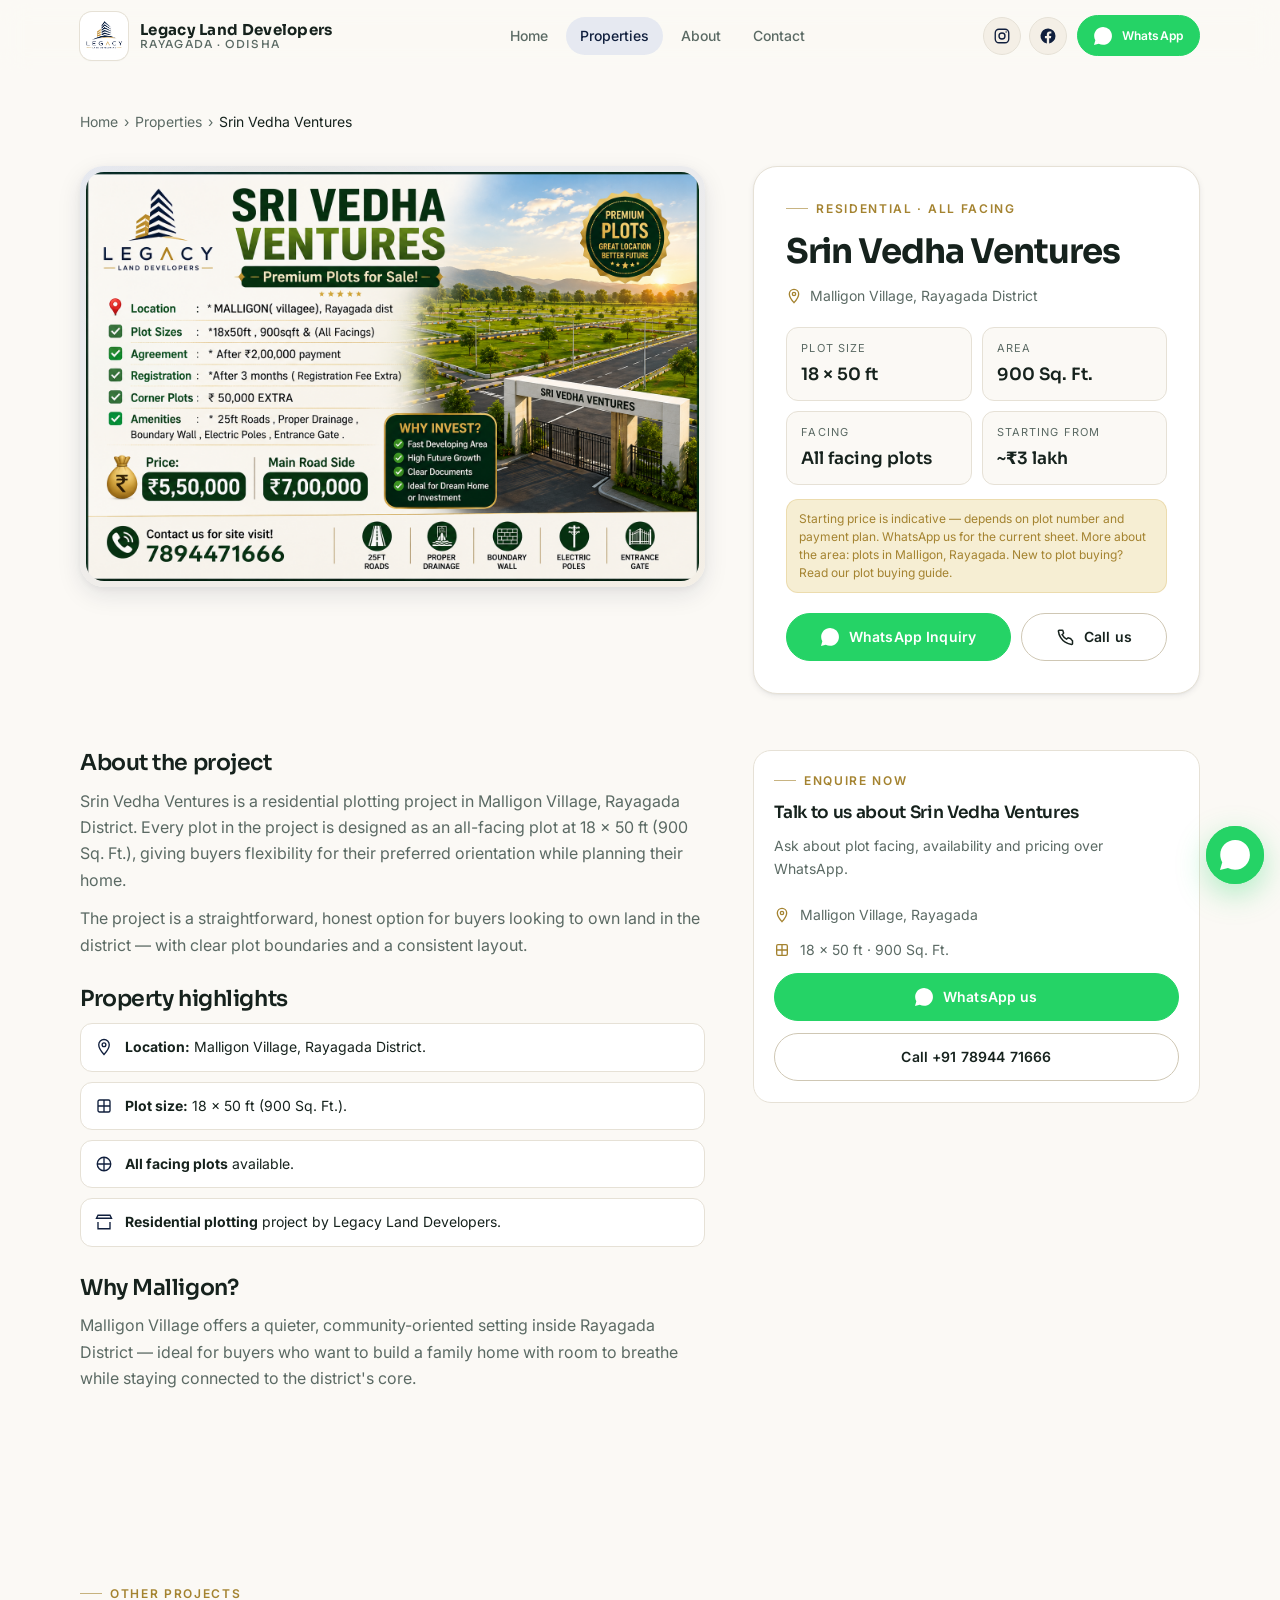
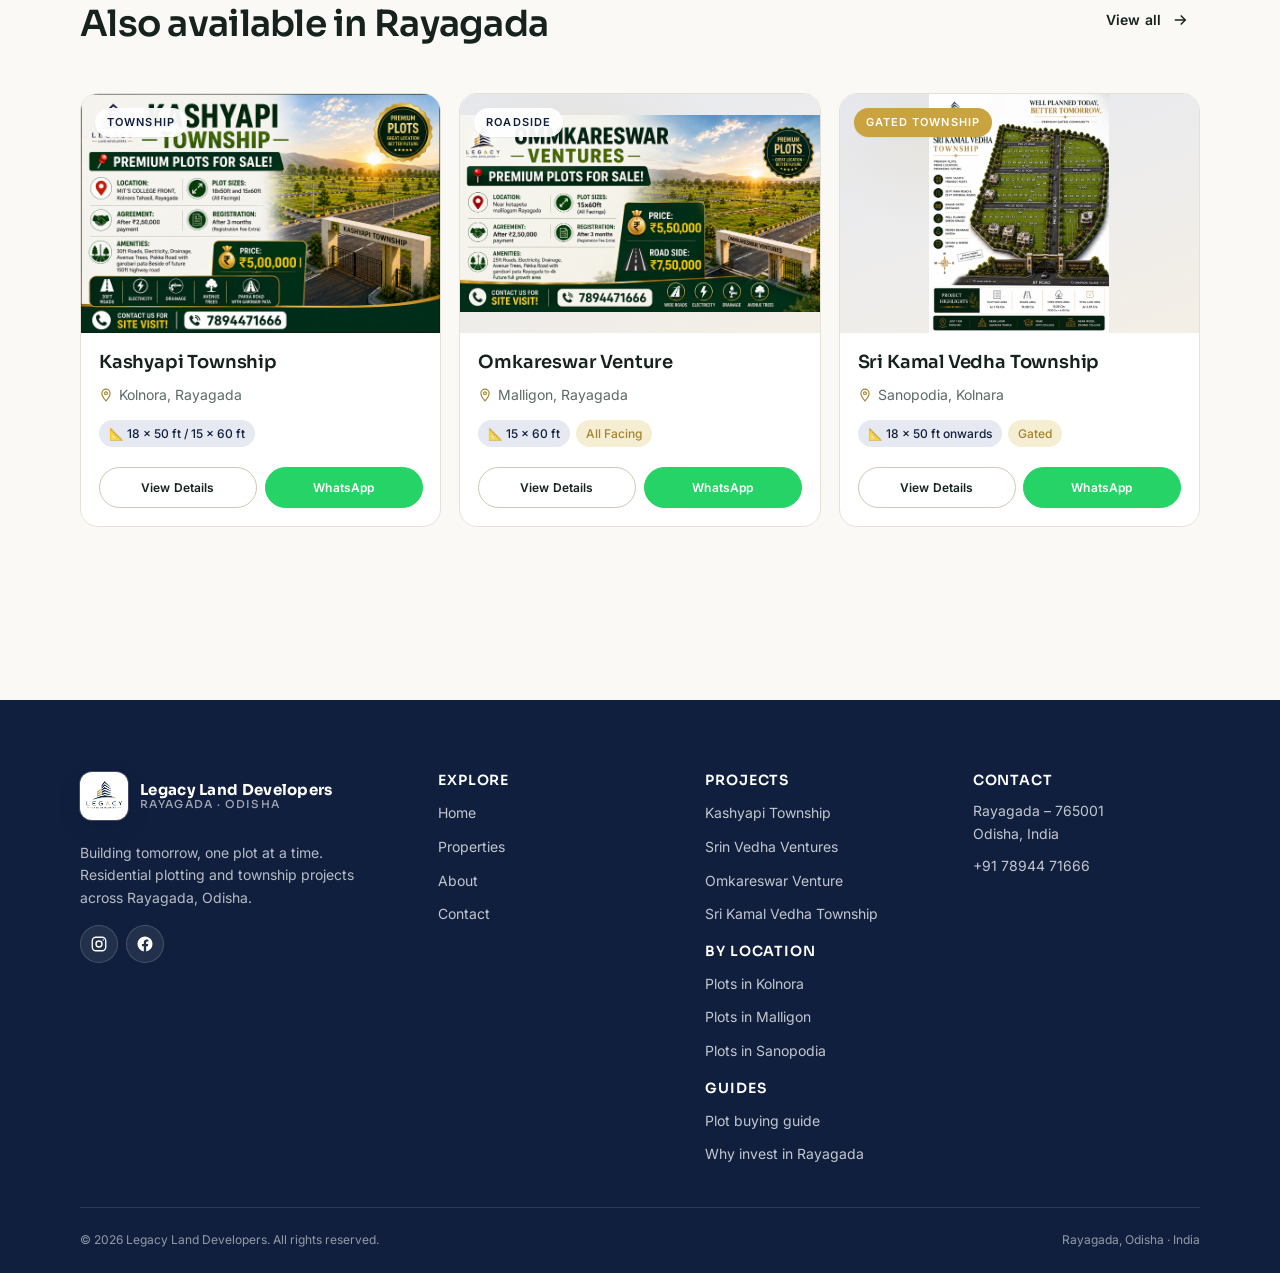
<file: properties/srin-vedha-ventures.html>
<!doctype html>
<html lang="en-IN">
<head>
  <meta charset="utf-8" />
  <meta name="viewport" content="width=device-width, initial-scale=1, viewport-fit=cover" />
  <meta name="theme-color" content="#101f3d" />

  <!-- Primary SEO -->
  <title>Srin Vedha Ventures — All-Facing Plots at Malligon, Rayagada</title>
  <meta name="description" content="Srin Vedha Ventures — all-facing residential plots at Malligon Village, Rayagada. Plot size 18 × 50 ft (900 Sq. Ft.). WhatsApp +91 78944 71666 to enquire." />
  <meta name="keywords" content="Srin Vedha Ventures, plots Malligon Rayagada, all facing plots Rayagada, 18x50 plots Malligon, 900 sqft plots Rayagada, residential plots Malligon Village, Legacy Land Developers" />
  <meta name="author" content="Legacy Land Developers" />
  <meta name="robots" content="index, follow, max-image-preview:large, max-snippet:-1" />
  <link rel="canonical" href="https://legacylanddevelopers.in/properties/srin-vedha-ventures.html" />

  <!-- Geo targeting -->
  <meta name="geo.region" content="IN-OR" />
  <meta name="geo.placename" content="Malligon Village, Rayagada, Odisha" />
  <meta name="geo.position" content="19.1667;83.4167" />
  <meta name="ICBM" content="19.1667, 83.4167" />

  <!-- Icons -->
  <link rel="icon" type="image/png" href="../assets/images/favicon.png" />
  <link rel="apple-touch-icon" href="../assets/images/favicon.png" />
  <link rel="shortcut icon" href="../assets/images/favicon.png" />

  <!-- Open Graph -->
  <meta property="og:type" content="product" />
  <meta property="og:site_name" content="Legacy Land Developers" />
  <meta property="og:locale" content="en_IN" />
  <meta property="og:title" content="Srin Vedha Ventures — All-Facing Plots at Malligon, Rayagada" />
  <meta property="og:description" content="All-facing residential plots at Malligon Village, Rayagada. Plot size 18 × 50 ft (900 Sq. Ft.). WhatsApp +91 78944 71666." />
  <meta property="og:url" content="https://legacylanddevelopers.in/properties/srin-vedha-ventures.html" />
  <meta property="og:image" content="https://legacylanddevelopers.in/assets/images/photos/srin-vedha-ventures.png" />
  <meta property="og:image:alt" content="Srin Vedha Ventures — Malligon Village, Rayagada" />
  <meta property="product:brand" content="Legacy Land Developers" />
  <meta property="product:availability" content="in stock" />

  <!-- Twitter Card -->
  <meta name="twitter:card" content="summary_large_image" />
  <meta name="twitter:title" content="Srin Vedha Ventures — All-Facing Plots at Malligon, Rayagada" />
  <meta name="twitter:description" content="All-facing residential plots at Malligon Village, Rayagada. Plot size 18 × 50 ft (900 Sq. Ft.)." />
  <meta name="twitter:image" content="https://legacylanddevelopers.in/assets/images/photos/srin-vedha-ventures.png" />

  <link rel="preconnect" href="https://fonts.googleapis.com" />
  <link rel="preconnect" href="https://fonts.gstatic.com" crossorigin />
  <link rel="stylesheet" href="https://fonts.googleapis.com/css2?family=Inter:wght@400;500;600;700&family=Sora:wght@500;600;700&display=swap" />
  <link rel="stylesheet" href="../assets/css/styles.css" />

  <!-- Structured data -->
  <script type="application/ld+json">
  {
    "@context": "https://schema.org",
    "@graph": [
      {
        "@type": "Product",
        "@id": "https://legacylanddevelopers.in/properties/srin-vedha-ventures.html#product",
        "name": "Srin Vedha Ventures — All-Facing Residential Plots at Malligon, Rayagada",
        "description": "Srin Vedha Ventures is a residential plotting project by Legacy Land Developers at Malligon Village, Rayagada District, Odisha. All-facing plots of 18 × 50 ft (900 Sq. Ft.).",
        "image": [
          "https://legacylanddevelopers.in/assets/images/photos/srin-vedha-ventures.png"
        ],
        "brand": { "@type": "Brand", "name": "Legacy Land Developers" },
        "category": "Residential Plot",
        "sku": "LLD-SVV-MALLIGON",
        "additionalProperty": [
          { "@type": "PropertyValue", "name": "Plot size", "value": "18 × 50 ft" },
          { "@type": "PropertyValue", "name": "Plot area", "value": "900 Sq. Ft." },
          { "@type": "PropertyValue", "name": "Facing", "value": "All facing" },
          { "@type": "PropertyValue", "name": "Location", "value": "Malligon Village, Rayagada District" },
          { "@type": "PropertyValue", "name": "Project type", "value": "Residential plotting" }
        ],
        "offers": {
          "@type": "Offer",
          "url": "https://legacylanddevelopers.in/properties/srin-vedha-ventures.html",
          "availability": "https://schema.org/InStock",
          "priceCurrency": "INR",
          "priceSpecification": {
            "@type": "PriceSpecification",
            "priceCurrency": "INR",
            "valueAddedTaxIncluded": false,
            "description": "Starting price shared on enquiry — please WhatsApp +91 78944 71666."
          },
          "itemCondition": "https://schema.org/NewCondition",
          "areaServed": { "@type": "AdministrativeArea", "name": "Rayagada District, Odisha" },
          "seller": { "@id": "https://legacylanddevelopers.in/#organization" }
        }
      },
      {
        "@type": "Place",
        "@id": "https://legacylanddevelopers.in/properties/srin-vedha-ventures.html#place",
        "name": "Srin Vedha Ventures, Malligon Village, Rayagada",
        "address": {
          "@type": "PostalAddress",
          "streetAddress": "Malligon Village",
          "addressLocality": "Rayagada",
          "postalCode": "765001",
          "addressRegion": "Odisha",
          "addressCountry": "IN"
        },
        "geo": {
          "@type": "GeoCoordinates",
          "latitude": 19.1667,
          "longitude": 83.4167
        }
      },
      {
        "@type": "BreadcrumbList",
        "@id": "https://legacylanddevelopers.in/properties/srin-vedha-ventures.html#breadcrumb",
        "itemListElement": [
          { "@type": "ListItem", "position": 1, "name": "Home", "item": "https://legacylanddevelopers.in/" },
          { "@type": "ListItem", "position": 2, "name": "Properties", "item": "https://legacylanddevelopers.in/properties.html" },
          { "@type": "ListItem", "position": 3, "name": "Srin Vedha Ventures", "item": "https://legacylanddevelopers.in/properties/srin-vedha-ventures.html" }
        ]
      }
    ]
  }
  </script>
</head>
<body>
  <a class="sr-only" href="#main">Skip to content</a>

  <header class="site-header" role="banner">
    <div class="container header-inner">
      <a href="../index.html" class="brand" aria-label="Legacy Land Developers — Home">
        <span class="brand-mark" aria-hidden="true"><img src="../assets/images/logo.png" onerror="this.onerror=null;this.src='../assets/images/logo.png';" alt="Legacy Land Developers" width="48" height="48" /></span>
        <span class="brand-name">
          <span class="brand-primary">Legacy Land Developers</span>
          <span class="brand-secondary">Rayagada · Odisha</span>
        </span>
      </a>
      <nav id="primary-nav" class="primary-nav" aria-label="Primary">
        <a href="../index.html">Home</a>
        <a href="../properties.html" aria-current="page">Properties</a>
        <a href="../about.html">About</a>
        <a href="../contact.html">Contact</a>
      
        <div class="primary-nav__socials" aria-label="Follow us on social media">
          <a class="social-link" href="https://www.instagram.com/legacy_land_developers?stkn=Zjk3cHJqamcxYjAx" target="_blank" rel="noopener" aria-label="Follow us on Instagram">
            <svg viewBox="0 0 24 24" fill="none" stroke="currentColor" stroke-width="1.8" stroke-linecap="round" stroke-linejoin="round" aria-hidden="true"><rect x="3" y="3" width="18" height="18" rx="5"/><circle cx="12" cy="12" r="4"/><circle cx="17.5" cy="6.5" r="1" fill="currentColor" stroke="none"/></svg>
          </a>
          <a class="social-link" href="https://www.facebook.com/share/185R3Wf4mj/" target="_blank" rel="noopener" aria-label="Follow us on Facebook">
            <svg viewBox="0 0 24 24" fill="currentColor" aria-hidden="true"><path d="M22 12a10 10 0 1 0-11.56 9.88v-6.99h-2.54V12h2.54V9.8c0-2.5 1.49-3.89 3.77-3.89 1.09 0 2.24.2 2.24.2v2.46h-1.26c-1.24 0-1.63.77-1.63 1.56V12h2.77l-.44 2.89h-2.33v6.99A10 10 0 0 0 22 12Z"/></svg>
          </a>
        </div>
      </nav>
      <div class="header-actions">
        <div class="social-links social-links--header" aria-label="Follow us on social media">
          <a class="social-link" href="https://www.instagram.com/legacy_land_developers?stkn=Zjk3cHJqamcxYjAx" target="_blank" rel="noopener" aria-label="Follow us on Instagram">
            <svg viewBox="0 0 24 24" fill="none" stroke="currentColor" stroke-width="1.8" stroke-linecap="round" stroke-linejoin="round" aria-hidden="true"><rect x="3" y="3" width="18" height="18" rx="5"/><circle cx="12" cy="12" r="4"/><circle cx="17.5" cy="6.5" r="1" fill="currentColor" stroke="none"/></svg>
          </a>
          <a class="social-link" href="https://www.facebook.com/share/185R3Wf4mj/" target="_blank" rel="noopener" aria-label="Follow us on Facebook">
            <svg viewBox="0 0 24 24" fill="currentColor" aria-hidden="true"><path d="M22 12a10 10 0 1 0-11.56 9.88v-6.99h-2.54V12h2.54V9.8c0-2.5 1.49-3.89 3.77-3.89 1.09 0 2.24.2 2.24.2v2.46h-1.26c-1.24 0-1.63.77-1.63 1.56V12h2.77l-.44 2.89h-2.33v6.99A10 10 0 0 0 22 12Z"/></svg>
          </a>
        </div>
        <a class="btn btn-whatsapp btn-sm" href="https://wa.me/917894471666?text=Hello%20Legacy%20Land%20Developers%2C%20I%20am%20interested%20in%20Srin%20Vedha%20Ventures.%20Please%20share%20more%20details%20about%20the%20available%20plots." target="_blank" rel="noopener" aria-label="Enquire about Srin Vedha Ventures on WhatsApp">
          <svg viewBox="0 0 24 24" aria-hidden="true"><path d="M20.52 3.48A11.86 11.86 0 0 0 12.06 0C5.5 0 .2 5.3.2 11.86c0 2.09.55 4.13 1.6 5.93L0 24l6.36-1.66a11.83 11.83 0 0 0 5.7 1.45h.01c6.56 0 11.86-5.3 11.86-11.86 0-3.17-1.23-6.15-3.41-8.45Z"/></svg>
          <span class="btn-label">WhatsApp</span>
        </a>
        <button type="button" class="nav-toggle" aria-controls="primary-nav" aria-expanded="false" aria-label="Toggle navigation">
          <svg class="icon-open" viewBox="0 0 24 24" fill="none" stroke="currentColor" stroke-width="2" stroke-linecap="round"><line x1="4" y1="7" x2="20" y2="7"/><line x1="4" y1="12" x2="20" y2="12"/><line x1="4" y1="17" x2="20" y2="17"/></svg>
          <svg class="icon-close" viewBox="0 0 24 24" fill="none" stroke="currentColor" stroke-width="2" stroke-linecap="round"><line x1="6" y1="6" x2="18" y2="18"/><line x1="6" y1="18" x2="18" y2="6"/></svg>
        </button>
      </div>
    </div>
  </header>

  <main id="main">
    <section class="detail-hero container">
      <nav class="breadcrumbs" aria-label="Breadcrumb">
        <a href="../index.html">Home</a> <span>›</span>
        <a href="../properties.html">Properties</a> <span>›</span>
        <span aria-current="page">Srin Vedha Ventures</span>
      </nav>

      <div class="detail-hero__top">
        <div class="detail-hero__media reveal">
          <img src="../assets/images/photos/srin-vedha-ventures.png" onerror="this.onerror=null;this.src='../assets/images/srin-vedha-ventures.svg';" alt="Srin Vedha Ventures — Malligon Village, Rayagada" width="1536" height="1024" fetchpriority="high" />
        </div>
        <aside class="detail-hero__panel reveal" aria-label="Srin Vedha Ventures summary">
          <span class="eyebrow">Residential · All Facing</span>
          <h1>Srin Vedha Ventures</h1>
          <p class="detail-hero__location">
            <svg viewBox="0 0 24 24" fill="none" stroke="currentColor" stroke-width="2" aria-hidden="true"><path d="M12 22s-7-7.58-7-13a7 7 0 1 1 14 0c0 5.42-7 13-7 13Z"/><circle cx="12" cy="9" r="2.5"/></svg>
            Malligon Village, Rayagada District
          </p>
          <div class="spec-grid">
            <div class="spec"><span>Plot size</span><strong>18 × 50 ft</strong></div>
            <div class="spec"><span>Area</span><strong>900 Sq. Ft.</strong></div>
            <div class="spec"><span>Facing</span><strong>All facing plots</strong></div>
            <div class="spec"><span>Starting from</span><strong>~₹3 lakh</strong></div>
          </div>
          <p class="detail-hero__note">Starting price is indicative — depends on plot number and payment plan. WhatsApp us for the current sheet. More about the area: <a href="../plots-in-malligon-rayagada.html">plots in Malligon, Rayagada</a>. New to plot buying? Read our <a href="../plot-buying-guide-rayagada.html">plot buying guide</a>.</p>
          <div class="detail-hero__actions">
            <a class="btn btn-whatsapp" href="https://wa.me/917894471666?text=Hello%20Legacy%20Land%20Developers%2C%20I%20am%20interested%20in%20Srin%20Vedha%20Ventures.%20Please%20share%20more%20details%20about%20the%20available%20plots." target="_blank" rel="noopener">
              <svg viewBox="0 0 24 24" fill="currentColor" aria-hidden="true"><path d="M20.52 3.48A11.86 11.86 0 0 0 12.06 0C5.5 0 .2 5.3.2 11.86c0 2.09.55 4.13 1.6 5.93L0 24l6.36-1.66a11.83 11.83 0 0 0 5.7 1.45h.01c6.56 0 11.86-5.3 11.86-11.86 0-3.17-1.23-6.15-3.41-8.45Z"/></svg>
              WhatsApp Inquiry
            </a>
            <a class="btn btn-outline" href="tel:+917894471666">
              <svg viewBox="0 0 24 24" fill="none" stroke="currentColor" stroke-width="2" aria-hidden="true"><path d="M22 16.92V21a1 1 0 0 1-1.09 1 19.86 19.86 0 0 1-8.63-3.07 19.5 19.5 0 0 1-6-6A19.86 19.86 0 0 1 3.21 4.09 1 1 0 0 1 4.2 3h4.09a1 1 0 0 1 1 .75c.16.9.42 1.77.78 2.6a1 1 0 0 1-.22 1L8.09 8.91a16 16 0 0 0 6 6l1.56-1.56a1 1 0 0 1 1-.22c.83.36 1.7.62 2.6.78a1 1 0 0 1 .75 1Z"/></svg>
              Call us
            </a>
          </div>
        </aside>
      </div>
    </section>

    <section class="detail-body container">
      <div class="detail-body__grid">
        <div>
          <h2>About the project</h2>
          <p>Srin Vedha Ventures is a residential plotting project in Malligon Village, Rayagada District. Every plot in the project is designed as an all-facing plot at 18 × 50 ft (900 Sq. Ft.), giving buyers flexibility for their preferred orientation while planning their home.</p>
          <p>The project is a straightforward, honest option for buyers looking to own land in the district — with clear plot boundaries and a consistent layout.</p>

          <h2 style="margin-top:28px">Property highlights</h2>
          <ul class="highlight-list">
            <li>
              <svg viewBox="0 0 24 24" fill="none" stroke="currentColor" stroke-width="1.8" aria-hidden="true"><path d="M12 22s-7-7.58-7-13a7 7 0 1 1 14 0c0 5.42-7 13-7 13Z"/><circle cx="12" cy="9" r="2.5"/></svg>
              <div><strong>Location:</strong> Malligon Village, Rayagada District.</div>
            </li>
            <li>
              <svg viewBox="0 0 24 24" fill="none" stroke="currentColor" stroke-width="1.8" aria-hidden="true"><rect x="4" y="4" width="16" height="16" rx="2"/><path d="M4 12h16M12 4v16"/></svg>
              <div><strong>Plot size:</strong> 18 × 50 ft (900 Sq. Ft.).</div>
            </li>
            <li>
              <svg viewBox="0 0 24 24" fill="none" stroke="currentColor" stroke-width="1.8" aria-hidden="true"><circle cx="12" cy="12" r="9"/><path d="M12 3v18M3 12h18"/></svg>
              <div><strong>All facing plots</strong> available.</div>
            </li>
            <li>
              <svg viewBox="0 0 24 24" fill="none" stroke="currentColor" stroke-width="1.8" aria-hidden="true"><path d="M20 12v9H4v-9"/><path d="M22 7H2l2-4h16l2 4Z"/></svg>
              <div><strong>Residential plotting</strong> project by Legacy Land Developers.</div>
            </li>
          </ul>

          <h2 style="margin-top:28px">Why Malligon?</h2>
          <p>Malligon Village offers a quieter, community-oriented setting inside Rayagada District — ideal for buyers who want to build a family home with room to breathe while staying connected to the district's core.</p>
        </div>

        <aside>
          <div class="side-card reveal">
            <span class="eyebrow">Enquire now</span>
            <h3>Talk to us about Srin Vedha Ventures</h3>
            <p>Ask about plot facing, availability and pricing over WhatsApp.</p>
            <div class="side-card__row">
              <svg viewBox="0 0 24 24" fill="none" stroke="currentColor" stroke-width="2" aria-hidden="true"><path d="M12 22s-7-7.58-7-13a7 7 0 1 1 14 0c0 5.42-7 13-7 13Z"/><circle cx="12" cy="9" r="2.5"/></svg>
              Malligon Village, Rayagada
            </div>
            <div class="side-card__row">
              <svg viewBox="0 0 24 24" fill="none" stroke="currentColor" stroke-width="2" aria-hidden="true"><rect x="4" y="4" width="16" height="16" rx="2"/><path d="M4 12h16M12 4v16"/></svg>
              18 × 50 ft · 900 Sq. Ft.
            </div>
            <a class="btn btn-whatsapp btn-block" href="https://wa.me/917894471666?text=Hello%20Legacy%20Land%20Developers%2C%20I%20am%20interested%20in%20Srin%20Vedha%20Ventures.%20Please%20share%20more%20details%20about%20the%20available%20plots." target="_blank" rel="noopener">
              <svg viewBox="0 0 24 24" fill="currentColor" aria-hidden="true"><path d="M20.52 3.48A11.86 11.86 0 0 0 12.06 0C5.5 0 .2 5.3.2 11.86c0 2.09.55 4.13 1.6 5.93L0 24l6.36-1.66a11.83 11.83 0 0 0 5.7 1.45h.01c6.56 0 11.86-5.3 11.86-11.86 0-3.17-1.23-6.15-3.41-8.45Z"/></svg>
              WhatsApp us
            </a>
            <a class="btn btn-outline btn-block" href="tel:+917894471666">Call +91 78944 71666</a>
          </div>
        </aside>
      </div>
    </section>

    <section class="section container">
      <div class="section-title section-title--split">
        <div>
          <span class="eyebrow reveal">Other projects</span>
          <h2 class="reveal">Also available in Rayagada</h2>
        </div>
        <a class="btn btn-ghost reveal" href="../properties.html">View all
          <svg viewBox="0 0 24 24" fill="none" stroke="currentColor" stroke-width="2" aria-hidden="true"><path d="M5 12h14"/><path d="M13 6l6 6-6 6"/></svg>
        </a>
      </div>
      <div class="property-grid property-grid--related">
        <article class="property-card reveal">
          <div class="property-card__media"><img loading="lazy" decoding="async" src="../assets/images/photos/kashyapi-township.png" onerror="this.onerror=null;this.src='../assets/images/kashyapi-township.svg';" alt="Kashyapi Township — Kolnora, Rayagada" width="1536" height="1024" /><span class="property-card__tag">Township</span></div>
          <div class="property-card__body">
            <h3 class="property-card__title"><a href="kashyapi-township.html">Kashyapi Township</a></h3>
            <span class="property-card__location"><svg viewBox="0 0 24 24" fill="none" stroke="currentColor" stroke-width="2"><path d="M12 22s-7-7.58-7-13a7 7 0 1 1 14 0c0 5.42-7 13-7 13Z"/><circle cx="12" cy="9" r="2.5"/></svg>Kolnora, Rayagada</span>
            <div class="property-card__meta"><span class="property-card__pill">📐 18 × 50 ft / 15 × 60 ft</span></div>
          </div>
          <div class="property-card__footer">
            <a class="btn btn-outline btn-sm" href="kashyapi-township.html">View Details</a>
            <a class="btn btn-whatsapp btn-sm" href="https://wa.me/917894471666?text=Hello%20Legacy%20Land%20Developers%2C%20I%20am%20interested%20in%20Kashyapi%20Township." target="_blank" rel="noopener">WhatsApp</a>
          </div>
        </article>
        <article class="property-card reveal">
          <div class="property-card__media"><img loading="lazy" decoding="async" src="../assets/images/photos/omkareswar-venture.png" onerror="this.onerror=null;this.src='../assets/images/omkareswar-venture.svg';" alt="Omkareswar Venture — Malligon, Rayagada" width="1600" height="879" /><span class="property-card__tag">Roadside</span></div>
          <div class="property-card__body">
            <h3 class="property-card__title"><a href="omkareswar-venture.html">Omkareswar Venture</a></h3>
            <span class="property-card__location"><svg viewBox="0 0 24 24" fill="none" stroke="currentColor" stroke-width="2"><path d="M12 22s-7-7.58-7-13a7 7 0 1 1 14 0c0 5.42-7 13-7 13Z"/><circle cx="12" cy="9" r="2.5"/></svg>Malligon, Rayagada</span>
            <div class="property-card__meta"><span class="property-card__pill">📐 15 × 60 ft</span><span class="property-card__pill property-card__pill--accent">All Facing</span></div>
          </div>
          <div class="property-card__footer">
            <a class="btn btn-outline btn-sm" href="omkareswar-venture.html">View Details</a>
            <a class="btn btn-whatsapp btn-sm" href="https://wa.me/917894471666?text=Hello%20Legacy%20Land%20Developers%2C%20I%20am%20interested%20in%20Omkareswar%20Venture." target="_blank" rel="noopener">WhatsApp</a>
          </div>
        </article>
        <article class="property-card reveal">
          <div class="property-card__media"><img loading="lazy" decoding="async" src="../assets/images/photos/sri-kamal-vedha-township.jpeg" onerror="this.onerror=null;this.src='../assets/images/sri-kamal-vedha-township.svg';" alt="Sri Kamal Vedha Township — Sanopodia, Kolnara" width="960" height="1280" /><span class="property-card__tag property-card__tag--accent">Gated Township</span></div>
          <div class="property-card__body">
            <h3 class="property-card__title"><a href="sri-kamal-vedha-township.html">Sri Kamal Vedha Township</a></h3>
            <span class="property-card__location"><svg viewBox="0 0 24 24" fill="none" stroke="currentColor" stroke-width="2"><path d="M12 22s-7-7.58-7-13a7 7 0 1 1 14 0c0 5.42-7 13-7 13Z"/><circle cx="12" cy="9" r="2.5"/></svg>Sanopodia, Kolnara</span>
            <div class="property-card__meta"><span class="property-card__pill">📐 18 × 50 ft onwards</span><span class="property-card__pill property-card__pill--accent">Gated</span></div>
          </div>
          <div class="property-card__footer">
            <a class="btn btn-outline btn-sm" href="sri-kamal-vedha-township.html">View Details</a>
            <a class="btn btn-whatsapp btn-sm" href="https://wa.me/917894471666?text=Hello%20Legacy%20Land%20Developers%2C%20I%20am%20interested%20in%20Sri%20Kamal%20Vedha%20Township." target="_blank" rel="noopener">WhatsApp</a>
          </div>
        </article>
      </div>
    </section>
  </main>

  <footer class="site-footer" role="contentinfo">
    <div class="container">
      <div class="footer-grid">
        <div class="footer-brand">
          <div class="brand">
            <span class="brand-mark" aria-hidden="true"><img src="../assets/images/logo.png" onerror="this.onerror=null;this.src='../assets/images/logo.png';" alt="Legacy Land Developers" width="48" height="48" /></span>
            <span class="brand-name">
              <span class="brand-primary">Legacy Land Developers</span>
              <span class="brand-secondary">Rayagada · Odisha</span>
            </span>
          </div>
          <p>Building tomorrow, one plot at a time. Residential plotting and township projects across Rayagada, Odisha.</p>
          <div class="social-links social-links--footer" aria-label="Follow us on social media">
            <a class="social-link" href="https://www.instagram.com/legacy_land_developers?stkn=Zjk3cHJqamcxYjAx" target="_blank" rel="noopener" aria-label="Follow us on Instagram">
              <svg viewBox="0 0 24 24" fill="none" stroke="currentColor" stroke-width="1.8" stroke-linecap="round" stroke-linejoin="round" aria-hidden="true"><rect x="3" y="3" width="18" height="18" rx="5"/><circle cx="12" cy="12" r="4"/><circle cx="17.5" cy="6.5" r="1" fill="currentColor" stroke="none"/></svg>
            </a>
            <a class="social-link" href="https://www.facebook.com/share/185R3Wf4mj/" target="_blank" rel="noopener" aria-label="Follow us on Facebook">
              <svg viewBox="0 0 24 24" fill="currentColor" aria-hidden="true"><path d="M22 12a10 10 0 1 0-11.56 9.88v-6.99h-2.54V12h2.54V9.8c0-2.5 1.49-3.89 3.77-3.89 1.09 0 2.24.2 2.24.2v2.46h-1.26c-1.24 0-1.63.77-1.63 1.56V12h2.77l-.44 2.89h-2.33v6.99A10 10 0 0 0 22 12Z"/></svg>
            </a>
          </div>
        </div>
        <div class="footer-links">
          <h4>Explore</h4>
          <ul>
            <li><a href="../index.html">Home</a></li>
            <li><a href="../properties.html">Properties</a></li>
            <li><a href="../about.html">About</a></li>
            <li><a href="../contact.html">Contact</a></li>
          </ul>
        </div>
        <div class="footer-links">
          <h4>Projects</h4>
          <ul>
            <li><a href="kashyapi-township.html">Kashyapi Township</a></li>
            <li><a href="srin-vedha-ventures.html">Srin Vedha Ventures</a></li>
            <li><a href="omkareswar-venture.html">Omkareswar Venture</a></li>
            <li><a href="sri-kamal-vedha-township.html">Sri Kamal Vedha Township</a></li>
          </ul>
          <h4 style="margin-top:16px">By location</h4>
          <ul>
            <li><a href="../plots-in-kolnora-rayagada.html">Plots in Kolnora</a></li>
            <li><a href="../plots-in-malligon-rayagada.html">Plots in Malligon</a></li>
            <li><a href="../plots-in-sanopodia-rayagada.html">Plots in Sanopodia</a></li>
          </ul>
          <h4 style="margin-top:16px">Guides</h4>
          <ul>
            <li><a href="../plot-buying-guide-rayagada.html">Plot buying guide</a></li>
            <li><a href="../why-invest-rayagada-real-estate.html">Why invest in Rayagada</a></li>
          </ul>
        </div>
        <div class="footer-contact">
          <h4>Contact</h4>
          <p>Rayagada – 765001<br />Odisha, India</p>
          <p style="margin-top:10px"><a href="tel:+917894471666">+91 78944 71666</a></p>
        </div>
      </div>
      <div class="footer-bottom">
        <span>© <span id="current-year">2026</span> Legacy Land Developers. All rights reserved.</span>
        <span>Rayagada, Odisha · India</span>
      </div>
    </div>
  </footer>

  <a class="wa-float" href="https://wa.me/917894471666?text=Hello%20Legacy%20Land%20Developers%2C%20I%20am%20interested%20in%20Srin%20Vedha%20Ventures." target="_blank" rel="noopener" aria-label="Chat with us on WhatsApp about Srin Vedha Ventures">
    <svg viewBox="0 0 24 24" aria-hidden="true"><path d="M20.52 3.48A11.86 11.86 0 0 0 12.06 0C5.5 0 .2 5.3.2 11.86c0 2.09.55 4.13 1.6 5.93L0 24l6.36-1.66a11.83 11.83 0 0 0 5.7 1.45h.01c6.56 0 11.86-5.3 11.86-11.86 0-3.17-1.23-6.15-3.41-8.45Z"/></svg>
  </a>

  <script src="../assets/js/data.js"></script>
  <script src="../assets/js/main.js"></script>
</body>
</html>
</file>
<file: assets/css/styles.css>
/* =========================================================
   Legacy Land Developers — Design System
   ---------------------------------------------------------
   Minimal, premium, real-estate, trustworthy, Indian.
   ========================================================= */

/* ---------- Tokens ---------- */
:root {
  /* Brand — matches the Legacy Land Developers logo (navy + gold) */
  --color-primary: #101f3d;         /* Deep navy from the LLD logo */
  --color-primary-800: #08132a;
  --color-primary-600: #2a3b60;
  --color-primary-100: #e6e9f1;

  --color-accent: #c9a340;          /* Warm gold from the LLD logo */
  --color-accent-700: #a48330;
  --color-accent-100: #f6eed3;

  --color-whatsapp: #25d366;
  --color-whatsapp-dark: #1ebe57;

  /* Neutral */
  --color-bg: #fbf9f5;              /* Warm off-white */
  --color-surface: #ffffff;
  --color-surface-alt: #f4efe6;
  --color-text: #16221d;
  --color-text-muted: #5b6a64;
  --color-text-soft: #8a9691;
  --color-border: #e6e1d6;
  --color-border-strong: #cfc7b4;

  /* Elevation */
  --shadow-xs: 0 1px 2px rgba(16, 31, 61, 0.06);
  --shadow-sm: 0 2px 6px rgba(16, 31, 61, 0.07), 0 1px 2px rgba(16, 31, 61, 0.04);
  --shadow-md: 0 8px 24px rgba(16, 31, 61, 0.10), 0 2px 6px rgba(16, 31, 61, 0.05);
  --shadow-lg: 0 16px 40px rgba(16, 31, 61, 0.14), 0 4px 10px rgba(16, 31, 61, 0.06);
  --shadow-float: 0 10px 30px rgba(37, 211, 102, 0.35);

  /* Radius */
  --radius-sm: 8px;
  --radius-md: 12px;
  --radius-lg: 18px;
  --radius-xl: 24px;
  --radius-pill: 999px;

  /* Spacing scale */
  --space-1: 4px;
  --space-2: 8px;
  --space-3: 12px;
  --space-4: 16px;
  --space-5: 24px;
  --space-6: 32px;
  --space-7: 48px;
  --space-8: 64px;
  --space-9: 96px;
  --space-10: 128px;

  /* Typography */
  --font-heading: "Sora", ui-sans-serif, system-ui, -apple-system, "Segoe UI",
    Roboto, "Helvetica Neue", Arial, sans-serif;
  --font-body: "Inter", ui-sans-serif, system-ui, -apple-system, "Segoe UI",
    Roboto, "Helvetica Neue", Arial, sans-serif;

  --text-xs: 0.75rem;   /* 12 */
  --text-sm: 0.875rem;  /* 14 */
  --text-base: 1rem;    /* 16 */
  --text-md: 1.0625rem; /* 17 */
  --text-lg: 1.125rem;  /* 18 */
  --text-xl: 1.375rem;  /* 22 */
  --text-2xl: 1.75rem;  /* 28 */
  --text-3xl: 2.25rem;  /* 36 */
  --text-4xl: 3rem;     /* 48 */
  --text-5xl: 3.75rem;  /* 60 */

  /* Layout */
  --container: 1200px;
  --container-narrow: 900px;
  --header-height: 72px;

  /* Motion */
  --ease-out: cubic-bezier(0.22, 1, 0.36, 1);
  --ease-in-out: cubic-bezier(0.65, 0, 0.35, 1);
  --dur-fast: 160ms;
  --dur: 240ms;
  --dur-slow: 480ms;
}

/* ---------- Reset ---------- */
*, *::before, *::after { box-sizing: border-box; }
html { -webkit-text-size-adjust: 100%; -moz-tab-size: 4; tab-size: 4; scroll-behavior: smooth; }
body {
  margin: 0;
  min-height: 100dvh;
  font-family: var(--font-body);
  font-size: var(--text-base);
  line-height: 1.6;
  color: var(--color-text);
  background: var(--color-bg);
  -webkit-font-smoothing: antialiased;
  -moz-osx-font-smoothing: grayscale;
  text-rendering: optimizeLegibility;
}
img, svg, video { display: block; max-width: 100%; height: auto; }
button, input, select, textarea { font: inherit; color: inherit; }
button { cursor: pointer; background: none; border: 0; padding: 0; }
a { color: inherit; text-decoration: none; }
ul, ol { padding: 0; margin: 0; list-style: none; }
h1, h2, h3, h4, h5, h6, p { margin: 0; }
:focus-visible {
  outline: 2px solid var(--color-accent);
  outline-offset: 3px;
  border-radius: 4px;
}
::selection { background: var(--color-accent); color: #fff; }

/* ---------- Typography helpers ---------- */
.eyebrow {
  font-family: var(--font-body);
  font-size: var(--text-xs);
  font-weight: 600;
  letter-spacing: 0.14em;
  text-transform: uppercase;
  color: var(--color-accent-700);
  display: inline-flex;
  align-items: center;
  gap: 8px;
}
.eyebrow::before {
  content: "";
  width: 22px; height: 1px;
  background: currentColor;
  opacity: 0.6;
}
h1, h2, h3, h4 {
  font-family: var(--font-heading);
  font-weight: 600;
  letter-spacing: -0.02em;
  line-height: 1.15;
  color: var(--color-text);
}
h1 { font-size: clamp(2rem, 4vw + 1rem, var(--text-5xl)); font-weight: 700; letter-spacing: -0.03em; }
h2 { font-size: clamp(1.6rem, 2vw + 1rem, var(--text-3xl)); }
h3 { font-size: var(--text-xl); font-weight: 600; }
h4 { font-size: var(--text-lg); font-weight: 600; }
p { color: var(--color-text-muted); }
p.lead { font-size: var(--text-lg); color: var(--color-text); line-height: 1.55; }

.text-muted { color: var(--color-text-muted); }
.text-accent { color: var(--color-accent-700); }

/* ---------- Layout primitives ---------- */
.container {
  width: 100%;
  max-width: var(--container);
  margin-inline: auto;
  padding-inline: clamp(20px, 4vw, 40px);
}
.container-narrow {
  width: 100%;
  max-width: var(--container-narrow);
  margin-inline: auto;
  padding-inline: clamp(20px, 4vw, 40px);
}
.section { padding-block: clamp(56px, 8vw, 96px); }
.section-tight { padding-block: clamp(40px, 6vw, 64px); }
.section-title {
  display: flex;
  flex-direction: column;
  gap: 12px;
  margin-bottom: clamp(28px, 4vw, 48px);
  max-width: 720px;
}
.section-title--split {
  flex-direction: row;
  align-items: end;
  justify-content: space-between;
  max-width: 100%;
  gap: 24px;
  flex-wrap: wrap;
}
.section-title h2 span { color: var(--color-accent-700); }

/* ---------- Buttons ---------- */
.btn {
  display: inline-flex;
  align-items: center;
  justify-content: center;
  gap: 10px;
  padding: 12px 22px;
  min-height: 46px;
  border-radius: var(--radius-pill);
  font-family: var(--font-body);
  font-weight: 600;
  font-size: var(--text-sm);
  letter-spacing: 0.01em;
  border: 1.5px solid transparent;
  transition: transform var(--dur) var(--ease-out),
              background-color var(--dur) var(--ease-out),
              color var(--dur) var(--ease-out),
              border-color var(--dur) var(--ease-out),
              box-shadow var(--dur) var(--ease-out);
  white-space: nowrap;
  will-change: transform;
}
.btn:hover { transform: translateY(-1px); }
.btn:active { transform: translateY(0); }
.btn svg { width: 18px; height: 18px; flex-shrink: 0; }

.btn-primary {
  background: var(--color-primary);
  color: #fff;
  border-color: var(--color-primary);
}
.btn-primary:hover { background: var(--color-primary-800); border-color: var(--color-primary-800); box-shadow: var(--shadow-md); }

.btn-accent {
  background: var(--color-accent);
  color: #fff;
  border-color: var(--color-accent);
}
.btn-accent:hover { background: var(--color-accent-700); border-color: var(--color-accent-700); box-shadow: var(--shadow-md); }

.btn-outline {
  background: transparent;
  color: var(--color-text);
  border-color: var(--color-border-strong);
}
.btn-outline:hover { border-color: var(--color-primary); color: var(--color-primary); }

.btn-ghost {
  background: transparent;
  color: var(--color-text);
  padding-inline: 10px;
}
.btn-ghost:hover { color: var(--color-primary); }

.btn-whatsapp {
  background: var(--color-whatsapp);
  color: #fff;
  border-color: var(--color-whatsapp);
}
.btn-whatsapp:hover { background: var(--color-whatsapp-dark); border-color: var(--color-whatsapp-dark); box-shadow: var(--shadow-md); }
.btn-whatsapp svg { fill: #fff; }

.btn-block { width: 100%; }
.btn-sm { min-height: 40px; padding: 10px 16px; font-size: var(--text-xs); }
.btn-lg { min-height: 54px; padding: 16px 28px; font-size: var(--text-base); }

/* ---------- Header ---------- */
.site-header {
  position: sticky;
  top: 0;
  z-index: 40;
  background: rgba(251, 249, 245, 0.85);
  backdrop-filter: saturate(180%) blur(14px);
  -webkit-backdrop-filter: saturate(180%) blur(14px);
  border-bottom: 1px solid transparent;
  transition: border-color var(--dur) var(--ease-out), background-color var(--dur) var(--ease-out);
}
.site-header.is-scrolled {
  border-bottom-color: var(--color-border);
  background: rgba(251, 249, 245, 0.94);
}
.header-inner {
  display: flex;
  align-items: center;
  justify-content: space-between;
  gap: 24px;
  min-height: var(--header-height);
}
.brand {
  display: inline-flex;
  align-items: center;
  gap: 12px;
  font-family: var(--font-heading);
  font-weight: 700;
  letter-spacing: -0.01em;
  color: var(--color-text);
}
.brand-mark {
  width: 48px; height: 48px;
  border-radius: 12px;
  background: #ffffff;
  display: grid; place-items: center;
  overflow: hidden;
  box-shadow: 0 0 0 1px var(--color-border), var(--shadow-xs);
  flex-shrink: 0;
}
.brand-mark img,
.brand-mark svg {
  width: 100%; height: 100%;
  object-fit: contain;
  padding: 3px;
  box-sizing: border-box;
}
.brand-name {
  display: flex;
  flex-direction: column;
  line-height: 1.1;
}
.brand-name .brand-primary {
  font-size: 15px;
  font-weight: 700;
  letter-spacing: 0.02em;
}
.brand-name .brand-secondary {
  font-size: 11px;
  font-weight: 500;
  color: var(--color-text-muted);
  letter-spacing: 0.12em;
  text-transform: uppercase;
}
.primary-nav {
  display: flex;
  align-items: center;
  gap: 4px;
}
.primary-nav a {
  padding: 8px 14px;
  border-radius: var(--radius-pill);
  font-size: var(--text-sm);
  font-weight: 500;
  color: var(--color-text-muted);
  transition: color var(--dur) var(--ease-out), background-color var(--dur) var(--ease-out);
}
.primary-nav a:hover { color: var(--color-text); background: rgba(16, 31, 61, 0.06); }
.primary-nav a[aria-current="page"] { color: var(--color-primary); background: var(--color-primary-100); }
.header-actions { display: flex; align-items: center; gap: 10px; }

/* ---------- Social links (header + footer) ---------- */
.social-links {
  display: inline-flex;
  align-items: center;
  gap: 8px;
}
.social-link {
  display: inline-flex;
  align-items: center;
  justify-content: center;
  width: 38px;
  height: 38px;
  border-radius: 50%;
  color: var(--color-primary);
  background: var(--color-surface-alt);
  border: 1px solid var(--color-border);
  transition:
    transform var(--dur) var(--ease-out),
    background var(--dur) var(--ease-out),
    color var(--dur) var(--ease-out),
    border-color var(--dur) var(--ease-out),
    box-shadow var(--dur) var(--ease-out);
}
.social-link svg { width: 18px; height: 18px; display: block; }
.social-link:hover,
.social-link:focus-visible {
  color: #fff;
  background: var(--color-accent);
  border-color: var(--color-accent);
  transform: translateY(-1px);
  box-shadow: var(--shadow-sm);
}

/* Footer variant sits on the dark primary background */
.site-footer .social-links { margin-top: 16px; }
.site-footer .social-link {
  color: #fff;
  background: rgba(255,255,255,0.08);
  border-color: rgba(255,255,255,0.16);
}
.site-footer .social-link:hover,
.site-footer .social-link:focus-visible {
  color: var(--color-primary);
  background: #fff;
  border-color: #fff;
}

@media (max-width: 640px) {
  .social-links--header { display: none; }
}
.primary-nav__socials { display: none; }
.nav-toggle {
  display: none;
  width: 44px; height: 44px;
  border-radius: 10px;
  border: 1px solid var(--color-border);
  align-items: center; justify-content: center;
  background: var(--color-surface);
}
.nav-toggle svg { width: 20px; height: 20px; }
.nav-toggle .icon-close { display: none; }
.nav-toggle[aria-expanded="true"] .icon-open { display: none; }
.nav-toggle[aria-expanded="true"] .icon-close { display: block; }

@media (max-width: 900px) {
  .primary-nav {
    position: fixed;
    inset: var(--header-height) 0 auto 0;
    background: var(--color-surface);
    flex-direction: column;
    align-items: stretch;
    padding: 20px;
    gap: 6px;
    border-bottom: 1px solid var(--color-border);
    box-shadow: var(--shadow-md);
    transform: translateY(-8px);
    opacity: 0;
    pointer-events: none;
    transition: transform var(--dur) var(--ease-out), opacity var(--dur) var(--ease-out);
    max-height: calc(100dvh - var(--header-height));
    overflow: auto;
  }
  .primary-nav.is-open { transform: translateY(0); opacity: 1; pointer-events: auto; }
  .primary-nav a { padding: 14px 16px; font-size: var(--text-base); }
  .nav-toggle { display: inline-flex; }
  .header-actions .btn-whatsapp .btn-label { display: none; }
  .header-actions .btn-whatsapp { padding: 10px 14px; min-height: 44px; }
  .primary-nav__socials {
    display: flex;
    align-items: center;
    gap: 12px;
    padding: 16px 16px 4px;
    margin-top: 8px;
    border-top: 1px solid var(--color-border);
  }
  .primary-nav__socials::before {
    content: "Follow us";
    font-size: var(--text-xs);
    letter-spacing: 0.08em;
    text-transform: uppercase;
    color: var(--color-text-muted);
    margin-right: auto;
    font-weight: 600;
  }
  .primary-nav__socials .social-link {
    width: 44px;
    height: 44px;
    display: inline-flex;
    align-items: center;
    justify-content: center;
    padding: 0;
  }
  .primary-nav__socials .social-link svg {
    width: 32px;
    height: 32px;
    display: block;
  }
}

/* ---------- Hero ---------- */
.hero {
  padding-top: clamp(28px, 4vw, 44px);
  padding-bottom: clamp(24px, 3vw, 36px);
  position: relative;
  overflow: hidden;
}
.hero-inner {
  display: grid;
  grid-template-columns: 1.15fr 1fr;
  gap: clamp(24px, 4vw, 56px);
  align-items: stretch;
}
.hero-copy { display: flex; flex-direction: column; gap: 18px; justify-content: center; }
.hero-copy h1 { max-width: 18ch; }
.hero-copy p { max-width: 46ch; font-size: var(--text-md); color: var(--color-text-muted); }
.hero-actions { display: flex; gap: 10px; flex-wrap: wrap; margin-top: 6px; }
.hero-meta {
  display: flex;
  gap: 20px 32px;
  flex-wrap: wrap;
  margin-top: 12px;
  padding-top: 22px;
  border-top: 1px solid var(--color-border);
}
.hero-meta div {
  display: flex; flex-direction: column;
}
.hero-meta strong {
  font-family: var(--font-heading);
  font-weight: 700;
  font-size: var(--text-xl);
  color: var(--color-primary);
  line-height: 1.1;
}
.hero-meta span {
  font-size: var(--text-xs);
  color: var(--color-text-muted);
  letter-spacing: 0.06em;
  text-transform: uppercase;
  margin-top: 4px;
}

.hero-visual {
  position: relative;
  aspect-ratio: 5 / 4;
  border-radius: var(--radius-xl);
  overflow: hidden;
  background: var(--color-primary-100);
  box-shadow: var(--shadow-md);
}
.hero-visual svg,
.hero-visual img,
.hero-visual video { width: 100%; height: 100%; object-fit: cover; display: block; }
.hero-badge {
  position: absolute;
  left: 20px; bottom: 20px;
  background: rgba(255,255,255,0.95);
  backdrop-filter: blur(8px);
  padding: 12px 16px;
  border-radius: var(--radius-md);
  display: flex; align-items: center; gap: 12px;
  box-shadow: var(--shadow-sm);
  max-width: calc(100% - 40px);
}
.hero-badge .dot {
  width: 10px; height: 10px; border-radius: 50%;
  background: var(--color-whatsapp);
  box-shadow: 0 0 0 4px rgba(37, 211, 102, 0.18);
}
.hero-badge .label { font-size: var(--text-xs); color: var(--color-text-muted); letter-spacing: 0.08em; text-transform: uppercase; }
.hero-badge .value { font-weight: 600; font-size: var(--text-sm); }

@media (max-width: 860px) {
  .hero-inner { grid-template-columns: 1fr; }
  .hero-visual { order: -1; aspect-ratio: 16/10; }
}

/* ---------- Property card ---------- */
.property-grid {
  display: grid;
  grid-template-columns: repeat(auto-fit, minmax(280px, 1fr));
  gap: clamp(14px, 1.4vw, 20px);
}
.property-grid--home {
  grid-template-columns: repeat(4, minmax(0, 1fr));
}
@media (max-width: 1080px) { .property-grid--home { grid-template-columns: repeat(2, 1fr); } }
@media (max-width: 560px)  { .property-grid--home { grid-template-columns: 1fr; } }

/* 3-item related-projects grid on property detail pages */
.property-grid--related { grid-template-columns: repeat(3, minmax(0, 1fr)); }
@media (max-width: 1080px) { .property-grid--related { grid-template-columns: repeat(2, 1fr); } }
@media (max-width: 700px)  { .property-grid--related { grid-template-columns: 1fr; } }

.property-card {
  position: relative;
  background: var(--color-surface);
  border: 1px solid var(--color-border);
  border-radius: var(--radius-lg);
  overflow: hidden;
  display: flex;
  flex-direction: column;
  transition: transform var(--dur) var(--ease-out), box-shadow var(--dur) var(--ease-out), border-color var(--dur) var(--ease-out);
}
.property-card:hover {
  transform: translateY(-4px);
  box-shadow: var(--shadow-lg);
  border-color: transparent;
}
.property-card__media {
  position: relative;
  aspect-ratio: 3 / 2;
  overflow: hidden;
  background:
    radial-gradient(70% 60% at 30% 20%, rgba(201, 163, 64, 0.10) 0%, transparent 60%),
    linear-gradient(160deg, var(--color-primary-100) 0%, var(--color-surface-alt) 100%);
}
.property-card__media img,
.property-card__media svg {
  width: 100%; height: 100%;
  object-fit: contain;
  transition: transform 600ms var(--ease-out);
}
.property-card:hover .property-card__media img,
.property-card:hover .property-card__media svg { transform: scale(1.04); }

.property-card__tag {
  position: absolute;
  top: 14px; left: 14px;
  padding: 6px 12px;
  background: rgba(255,255,255,0.94);
  color: var(--color-primary);
  font-size: 11px;
  font-weight: 600;
  letter-spacing: 0.1em;
  text-transform: uppercase;
  border-radius: var(--radius-pill);
  box-shadow: var(--shadow-xs);
}
.property-card__tag--accent { background: var(--color-accent); color: #fff; }

.property-card__body {
  padding: 18px 18px 8px;
  display: flex;
  flex-direction: column;
  gap: 10px;
  flex: 1;
}
.property-card__title {
  font-family: var(--font-heading);
  font-size: var(--text-lg);
  font-weight: 600;
  letter-spacing: -0.01em;
  color: var(--color-text);
  line-height: 1.25;
}
.property-card__title a { display: inline; color: inherit; }
.property-card__title a::after {
  content: "";
  position: absolute;
  inset: 0;
  z-index: 1;
}
.property-card__location {
  display: inline-flex;
  align-items: center;
  gap: 6px;
  font-size: var(--text-sm);
  color: var(--color-text-muted);
}
.property-card__location svg { width: 14px; height: 14px; color: var(--color-accent-700); flex-shrink: 0; }
.property-card__meta {
  display: flex;
  flex-wrap: wrap;
  gap: 6px;
  margin-top: 4px;
}
.property-card__pill {
  font-size: 12px;
  padding: 4px 10px;
  border-radius: var(--radius-pill);
  background: var(--color-primary-100);
  color: var(--color-primary);
  font-weight: 500;
}
.property-card__pill--accent {
  background: var(--color-accent-100);
  color: var(--color-accent-700);
}
.property-card__footer {
  padding: 12px 18px 18px;
  display: flex;
  gap: 8px;
  margin-top: auto;
  position: relative;
  z-index: 2;
}
.property-card__footer .btn { flex: 1; }
.property-card__footer .btn-sm { padding: 10px 14px; }

/* ---------- Featurettes / Why us ---------- */
.feature-grid {
  display: grid;
  grid-template-columns: repeat(auto-fit, minmax(220px, 1fr));
  gap: 20px;
}
.feature {
  background: var(--color-surface);
  border: 1px solid var(--color-border);
  border-radius: var(--radius-lg);
  padding: 24px;
  display: flex;
  flex-direction: column;
  gap: 12px;
  transition: transform var(--dur) var(--ease-out), box-shadow var(--dur) var(--ease-out);
}
.feature:hover { transform: translateY(-2px); box-shadow: var(--shadow-md); }
.feature__icon {
  width: 44px; height: 44px;
  border-radius: 12px;
  background: var(--color-primary-100);
  color: var(--color-primary);
  display: grid; place-items: center;
}
.feature__icon svg { width: 22px; height: 22px; }
.feature h3 { font-size: var(--text-md); }
.feature p { font-size: var(--text-sm); }

/* ---------- Brand statement / band ---------- */
.brand-band {
  background: var(--color-primary);
  color: #fff;
  border-radius: var(--radius-xl);
  padding: clamp(32px, 5vw, 56px);
  display: grid;
  grid-template-columns: 1.2fr 1fr;
  gap: clamp(24px, 4vw, 48px);
  align-items: center;
  position: relative;
  overflow: hidden;
}
.brand-band::before {
  content: "";
  position: absolute;
  inset: -20%;
  background: radial-gradient(60% 60% at 100% 0%, rgba(201, 163, 64, 0.18) 0%, transparent 60%);
  pointer-events: none;
}
.brand-band h2 { color: #fff; font-size: clamp(1.5rem, 2vw + 1rem, var(--text-2xl)); }
.brand-band p { color: rgba(255, 255, 255, 0.75); }
.brand-band .btn { position: relative; }

.brand-band__stats {
  display: grid;
  grid-template-columns: repeat(2, 1fr);
  gap: 16px;
  position: relative;
}
.brand-band__stat {
  background: rgba(255,255,255,0.06);
  border: 1px solid rgba(255,255,255,0.14);
  border-radius: var(--radius-md);
  padding: 18px;
}
.brand-band__stat strong {
  font-family: var(--font-heading);
  font-size: var(--text-2xl);
  font-weight: 700;
  color: #fff;
  letter-spacing: -0.02em;
  display: block;
}
.brand-band__stat span {
  font-size: var(--text-xs);
  letter-spacing: 0.1em;
  text-transform: uppercase;
  color: rgba(255,255,255,0.7);
}
@media (max-width: 780px) { .brand-band { grid-template-columns: 1fr; } }

/* ---------- CTA band ---------- */
.cta-band {
  position: relative;
  overflow: hidden;
  background:
    linear-gradient(
      100deg,
      rgba(255,255,255,0.97) 0%,
      rgba(255,255,255,0.90) 38%,
      rgba(255,255,255,0.55) 58%,
      rgba(255,255,255,0.10) 100%
    ),
    url("../../image/projectimage.png") center right / cover no-repeat,
    linear-gradient(135deg, #fff 0%, var(--color-accent-100) 100%);
  border: 1px solid var(--color-border);
  border-radius: var(--radius-xl);
  padding: clamp(28px, 5vw, 48px);
  display: flex;
  align-items: center;
  justify-content: space-between;
  gap: 24px;
  flex-wrap: wrap;
  min-height: 280px;
}
.cta-band__copy h2 { max-width: 20ch; }
.cta-band__copy p { margin-top: 8px; max-width: 46ch; }
.cta-band__actions { display: flex; gap: 10px; flex-wrap: wrap; }

@media (max-width: 780px) {
  .cta-band {
    background:
      linear-gradient(
        180deg,
        rgba(255,255,255,0.97) 0%,
        rgba(255,255,255,0.88) 55%,
        rgba(255,255,255,0.30) 100%
      ),
      url("../../image/projectimage.png") center bottom / cover no-repeat,
      linear-gradient(135deg, #fff 0%, var(--color-accent-100) 100%);
  }
}

/* ---------- About / Contact modules ---------- */
.split {
  display: grid;
  grid-template-columns: 1fr 1fr;
  gap: clamp(24px, 4vw, 48px);
  align-items: center;
}
@media (max-width: 860px) { .split { grid-template-columns: 1fr; } }
.split__media {
  aspect-ratio: 4/3;
  border-radius: var(--radius-xl);
  overflow: hidden;
  background: var(--color-primary-100);
  box-shadow: var(--shadow-md);
}
.split__media img,
.split__media svg { width: 100%; height: 100%; object-fit: cover; display: block; }
.split__copy { display: flex; flex-direction: column; gap: 14px; }
.split__copy .bullets { display: grid; gap: 10px; margin-top: 8px; }
.bullets li {
  display: flex; gap: 10px; align-items: flex-start;
  color: var(--color-text);
  font-size: var(--text-sm);
}
.bullets li::before {
  content: "";
  width: 8px; height: 8px;
  background: var(--color-accent);
  border-radius: 50%;
  margin-top: 8px;
  flex-shrink: 0;
}

/* ---------- Search bar ---------- */
.search-bar {
  background: var(--color-surface);
  border: 1px solid var(--color-border);
  border-radius: var(--radius-pill);
  padding: 8px 8px 8px 20px;
  display: flex;
  align-items: center;
  gap: 10px;
  box-shadow: var(--shadow-xs);
  transition: box-shadow var(--dur) var(--ease-out), border-color var(--dur) var(--ease-out);
}
.search-bar:focus-within { border-color: var(--color-primary); box-shadow: var(--shadow-md); }
.search-bar svg { width: 20px; height: 20px; color: var(--color-text-muted); flex-shrink: 0; }
.search-bar input {
  flex: 1;
  border: 0;
  background: transparent;
  outline: none;
  min-width: 0;
  font-size: var(--text-sm);
  padding: 10px 0;
  color: var(--color-text);
}
.search-bar input::placeholder { color: var(--color-text-soft); }
.search-bar .btn { padding: 10px 18px; min-height: 40px; }

.filter-row {
  display: flex; flex-wrap: wrap; gap: 8px;
  margin-top: 16px;
}
.filter-chip {
  padding: 8px 14px;
  border-radius: var(--radius-pill);
  border: 1px solid var(--color-border);
  background: var(--color-surface);
  color: var(--color-text-muted);
  font-size: var(--text-sm);
  font-weight: 500;
  transition: all var(--dur) var(--ease-out);
}
.filter-chip:hover { border-color: var(--color-border-strong); color: var(--color-text); }
.filter-chip.is-active {
  background: var(--color-primary);
  color: #fff;
  border-color: var(--color-primary);
}

.search-empty {
  text-align: center;
  padding: 48px 24px;
  background: var(--color-surface);
  border: 1px dashed var(--color-border-strong);
  border-radius: var(--radius-lg);
  color: var(--color-text-muted);
}
.search-empty h3 { color: var(--color-text); margin-bottom: 6px; }

/* ---------- Property detail page ---------- */
.detail-hero {
  padding-top: clamp(24px, 3vw, 40px);
}
.breadcrumbs {
  display: flex; gap: 6px; flex-wrap: wrap;
  font-size: var(--text-sm);
  color: var(--color-text-muted);
  margin-bottom: 18px;
}
.breadcrumbs a { color: var(--color-text-muted); }
.breadcrumbs a:hover { color: var(--color-primary); }
.breadcrumbs span[aria-current] { color: var(--color-text); }
.detail-hero__top {
  display: grid;
  grid-template-columns: minmax(0, 1.4fr) minmax(0, 1fr);
  gap: clamp(24px, 4vw, 48px);
  align-items: stretch;
  margin-top: clamp(20px, 3vw, 32px);
}
@media (max-width: 900px) {
  .detail-hero__top {
    grid-template-columns: 1fr;
    gap: clamp(24px, 4vw, 40px);
  }
  .detail-hero__media { max-width: 780px; margin-inline: auto; width: 100%; }
}
.detail-hero__media {
  align-self: start;
  border-radius: var(--radius-xl);
  overflow: hidden;
  background:
    radial-gradient(60% 60% at 30% 20%, rgba(201, 163, 64, 0.12) 0%, transparent 60%),
    linear-gradient(160deg, var(--color-primary-100) 0%, var(--color-surface-alt) 100%);
  box-shadow: var(--shadow-md);
  padding: 6px;
}
.detail-hero__media svg,
.detail-hero__media img {
  display: block;
  width: 100%;
  height: auto;
  border-radius: calc(var(--radius-xl) - 6px);
}
/* Portrait modifier kept for backward compatibility; the contain rule above already
   handles portrait images correctly, so this variant just adjusts the backdrop. */
.detail-hero__media--portrait {
  background:
    radial-gradient(60% 60% at 30% 20%, rgba(201, 163, 64, 0.16) 0%, transparent 60%),
    linear-gradient(160deg, var(--color-primary-100) 0%, var(--color-accent-100) 100%);
}

.detail-hero__panel {
  background: var(--color-surface);
  border: 1px solid var(--color-border);
  border-radius: var(--radius-xl);
  padding: clamp(20px, 3vw, 32px);
  display: flex;
  flex-direction: column;
  gap: 14px;
  box-shadow: var(--shadow-sm);
}
.detail-hero__panel h1 {
  font-size: clamp(1.6rem, 1.4vw + 1rem, var(--text-3xl));
  line-height: 1.15;
}
.detail-hero__location {
  display: inline-flex; align-items: center; gap: 8px;
  color: var(--color-text-muted);
  font-size: var(--text-sm);
}
.detail-hero__location svg { width: 16px; height: 16px; color: var(--color-accent-700); }

.spec-grid {
  display: grid;
  grid-template-columns: repeat(2, 1fr);
  gap: 10px;
  margin-top: 6px;
}
.spec {
  background: var(--color-bg);
  border: 1px solid var(--color-border);
  border-radius: var(--radius-md);
  padding: 12px 14px;
}
.spec span {
  display: block;
  font-size: 11px;
  letter-spacing: 0.1em;
  text-transform: uppercase;
  color: var(--color-text-muted);
  margin-bottom: 3px;
}
.spec strong {
  font-family: var(--font-heading);
  font-size: var(--text-md);
  font-weight: 600;
  color: var(--color-text);
}
.detail-hero__actions {
  display: flex; gap: 10px; flex-wrap: wrap;
  margin-top: 6px;
}
.detail-hero__actions .btn { flex: 1 1 auto; }
.detail-hero__note {
  background: var(--color-accent-100);
  border: 1px solid rgba(201,163,64,0.25);
  color: var(--color-accent-700);
  padding: 10px 12px;
  border-radius: var(--radius-md);
  font-size: var(--text-xs);
  line-height: 1.5;
}


.detail-body {
  padding-top: clamp(32px, 5vw, 56px);
  padding-bottom: clamp(48px, 6vw, 80px);
}
.detail-body__grid {
  display: grid;
  grid-template-columns: 1.4fr 1fr;
  gap: clamp(24px, 4vw, 48px);
}
@media (max-width: 900px) { .detail-body__grid { grid-template-columns: 1fr; } }
.detail-body__grid h2 { font-size: var(--text-xl); margin-bottom: 12px; }
.detail-body__grid p { margin-bottom: 12px; line-height: 1.65; }
.highlight-list {
  display: grid;
  gap: 10px;
  margin-top: 8px;
}
.highlight-list li {
  display: flex; align-items: flex-start; gap: 12px;
  padding: 12px 14px;
  background: var(--color-surface);
  border: 1px solid var(--color-border);
  border-radius: var(--radius-md);
  font-size: var(--text-sm);
}
.highlight-list li svg {
  width: 18px; height: 18px; color: var(--color-primary); flex-shrink: 0; margin-top: 2px;
}
.side-card {
  background: var(--color-surface);
  border: 1px solid var(--color-border);
  border-radius: var(--radius-lg);
  padding: 20px;
  display: flex; flex-direction: column; gap: 12px;
  position: sticky; top: calc(var(--header-height) + 20px);
}
.side-card h3 { font-size: var(--text-md); }
.side-card p { font-size: var(--text-sm); }
.side-card__row { display: flex; align-items: center; gap: 10px; font-size: var(--text-sm); color: var(--color-text-muted); }
.side-card__row svg { width: 16px; height: 16px; color: var(--color-accent-700); }

/* ---------- Contact / Form ---------- */
.contact-grid {
  display: grid;
  grid-template-columns: 1.1fr 1fr;
  gap: clamp(24px, 4vw, 48px);
  align-items: start;
}
@media (max-width: 900px) { .contact-grid { grid-template-columns: 1fr; } }
.contact-list { display: grid; gap: 16px; }
.contact-list li {
  display: flex; gap: 14px; align-items: flex-start;
  padding: 18px;
  background: var(--color-surface);
  border: 1px solid var(--color-border);
  border-radius: var(--radius-md);
}
.contact-list li svg { width: 22px; height: 22px; color: var(--color-primary); flex-shrink: 0; margin-top: 2px; }
.contact-list h4 { font-size: var(--text-sm); font-weight: 600; }
.contact-list p, .contact-list a { font-size: var(--text-sm); color: var(--color-text-muted); }
.contact-list a:hover { color: var(--color-primary); }

form.enquiry-form {
  background: var(--color-surface);
  border: 1px solid var(--color-border);
  border-radius: var(--radius-lg);
  padding: clamp(20px, 3vw, 32px);
  display: flex; flex-direction: column; gap: 14px;
  box-shadow: var(--shadow-sm);
}
.field { display: flex; flex-direction: column; gap: 6px; }
.field label { font-size: var(--text-xs); font-weight: 600; letter-spacing: 0.06em; text-transform: uppercase; color: var(--color-text-muted); }
.field input, .field select, .field textarea {
  padding: 12px 14px;
  border: 1px solid var(--color-border);
  border-radius: var(--radius-sm);
  background: var(--color-bg);
  font-size: var(--text-sm);
  transition: border-color var(--dur) var(--ease-out), background-color var(--dur) var(--ease-out);
  min-height: 44px;
  color: var(--color-text);
}
.field textarea { min-height: 120px; resize: vertical; }
.field input:focus, .field select:focus, .field textarea:focus {
  outline: none;
  border-color: var(--color-primary);
  background: var(--color-surface);
}
.field-row { display: grid; grid-template-columns: 1fr 1fr; gap: 12px; }
@media (max-width: 500px) { .field-row { grid-template-columns: 1fr; } }
.form-note { font-size: var(--text-xs); color: var(--color-text-muted); }

/* ---------- Footer ---------- */
.site-footer {
  background: var(--color-primary);
  color: rgba(255,255,255,0.82);
  padding: clamp(48px, 6vw, 72px) 0 24px;
  margin-top: clamp(48px, 6vw, 80px);
}
.site-footer h4 { color: #fff; font-size: var(--text-sm); font-weight: 600; letter-spacing: 0.06em; text-transform: uppercase; margin-bottom: 12px; }
.footer-grid {
  display: grid;
  grid-template-columns: 1.4fr repeat(3, 1fr);
  gap: 40px;
  padding-bottom: 40px;
  border-bottom: 1px solid rgba(255,255,255,0.12);
}
@media (max-width: 780px) { .footer-grid { grid-template-columns: 1fr 1fr; gap: 32px; } }
@media (max-width: 480px) { .footer-grid { grid-template-columns: 1fr; } }
.footer-brand .brand-mark {
  background: #ffffff;
  box-shadow: 0 0 0 1px rgba(255,255,255,0.2), var(--shadow-md);
}
.footer-brand .brand-name .brand-primary { color: #fff; }
.footer-brand .brand-name .brand-secondary { color: rgba(255,255,255,0.6); }
.footer-brand p { color: rgba(255,255,255,0.7); font-size: var(--text-sm); margin-top: 14px; max-width: 34ch; }
.footer-links ul { display: grid; gap: 8px; }
.footer-links a { color: rgba(255,255,255,0.75); font-size: var(--text-sm); }
.footer-links a:hover { color: #fff; }
.footer-contact p, .footer-contact a { color: rgba(255,255,255,0.75); font-size: var(--text-sm); }
.footer-contact a { display: block; }
.footer-contact a:hover { color: #fff; }
.footer-bottom {
  padding-top: 22px;
  display: flex; justify-content: space-between; align-items: center;
  gap: 12px; flex-wrap: wrap;
  font-size: var(--text-xs); color: rgba(255,255,255,0.55);
}
.footer-credit {
  margin-top: 10px;
  padding-top: 12px;
  border-top: 1px solid rgba(255,255,255,0.08);
  text-align: center;
  font-size: var(--text-xs);
  color: rgba(255,255,255,0.45);
  letter-spacing: 0.02em;
}
.footer-credit a {
  color: rgba(255,255,255,0.7);
  font-weight: 500;
  text-decoration: none;
  transition: color var(--dur) var(--ease-out);
}
.footer-credit a:hover { color: #fff; }

/* ---------- Floating WhatsApp ---------- */
.wa-float {
  position: fixed;
  right: max(16px, env(safe-area-inset-right));
  bottom: max(16px, env(safe-area-inset-bottom));
  z-index: 50;
  width: 58px; height: 58px;
  border-radius: 50%;
  background: var(--color-whatsapp);
  color: #fff;
  display: grid; place-items: center;
  box-shadow: var(--shadow-float);
  transition: transform var(--dur) var(--ease-out);
}
.wa-float:hover { transform: scale(1.06); }
.wa-float svg { width: 30px; height: 30px; fill: #fff; }
.wa-float::after {
  content: "";
  position: absolute;
  inset: 0;
  border-radius: 50%;
  border: 2px solid var(--color-whatsapp);
  animation: wa-pulse 2.2s var(--ease-out) infinite;
}
@keyframes wa-pulse {
  0% { transform: scale(1); opacity: 0.6; }
  70% { transform: scale(1.35); opacity: 0; }
  100% { transform: scale(1.35); opacity: 0; }
}

/* ---------- Motion primitives ---------- */
.reveal { opacity: 0; transform: translateY(16px); transition: opacity 600ms var(--ease-out), transform 600ms var(--ease-out); }
.reveal.is-visible { opacity: 1; transform: translateY(0); }

@media (prefers-reduced-motion: reduce) {
  * { animation: none !important; transition: none !important; }
  html { scroll-behavior: auto; }
}

/* ---------- Utility ---------- */
.sr-only {
  position: absolute; width: 1px; height: 1px; padding: 0; margin: -1px;
  overflow: hidden; clip: rect(0,0,0,0); white-space: nowrap; border: 0;
}
.divider { height: 1px; background: var(--color-border); margin: clamp(40px, 6vw, 64px) 0; }
.stack > * + * { margin-top: var(--stack, 12px); }


/* ---------- FAQ ---------- */
.faq {
  display: grid;
  gap: 12px;
  margin-top: 28px;
}
.faq__item {
  background: var(--color-surface);
  border: 1px solid var(--color-border);
  border-radius: var(--radius-lg);
  padding: 0;
  transition: border-color var(--dur) var(--ease-out), box-shadow var(--dur) var(--ease-out);
}
.faq__item[open] {
  border-color: var(--color-accent);
  box-shadow: var(--shadow-sm);
}
.faq__item > summary {
  list-style: none;
  cursor: pointer;
  padding: 18px 22px;
  font-weight: 600;
  font-family: var(--font-heading);
  font-size: var(--text-md);
  color: var(--color-text);
  display: flex;
  align-items: center;
  justify-content: space-between;
  gap: 14px;
  user-select: none;
}
.faq__item > summary::-webkit-details-marker { display: none; }
.faq__item > summary::after {
  content: "";
  width: 20px;
  height: 20px;
  flex-shrink: 0;
  background: transparent;
  border-radius: 50%;
  position: relative;
  transition: transform var(--dur) var(--ease-out), background var(--dur) var(--ease-out);
  background-image:
    linear-gradient(currentColor, currentColor),
    linear-gradient(currentColor, currentColor);
  background-size: 12px 2px, 2px 12px;
  background-position: center;
  background-repeat: no-repeat;
  color: var(--color-accent-700);
}
.faq__item[open] > summary::after {
  background-size: 12px 2px, 0 0;
  transform: rotate(180deg);
}
.faq__body {
  padding: 0 22px 20px;
  color: var(--color-text-muted);
  line-height: 1.65;
}
.faq__body p { margin: 0; }
.faq__body a { color: var(--color-accent-700); text-decoration: underline; }


/* ---------- Comparison table (properties page) ---------- */
.compare-table {
  width: 100%;
  border-collapse: collapse;
  background: var(--color-surface);
  border: 1px solid var(--color-border);
  border-radius: var(--radius-lg);
  overflow: hidden;
  font-size: var(--text-sm);
}
.compare-table th,
.compare-table td {
  padding: 14px 16px;
  text-align: left;
  vertical-align: top;
  border-bottom: 1px solid var(--color-border);
}
.compare-table thead th {
  background: var(--color-surface-alt);
  font-weight: 600;
  font-family: var(--font-heading);
  color: var(--color-text);
  font-size: var(--text-xs);
  letter-spacing: 0.06em;
  text-transform: uppercase;
  border-bottom: 1px solid var(--color-border);
}
.compare-table tbody th {
  font-weight: 600;
  color: var(--color-primary);
  min-width: 180px;
}
.compare-table tbody th a { color: inherit; text-decoration: none; }
.compare-table tbody th a:hover { color: var(--color-accent-700); text-decoration: underline; }
.compare-table tbody tr:last-child th,
.compare-table tbody tr:last-child td { border-bottom: none; }
.compare-table tbody tr:hover { background: rgba(201, 163, 64, 0.04); }
@media (max-width: 780px) {
  .compare-table { font-size: 13px; }
  .compare-table th,
  .compare-table td { padding: 10px 12px; }
}
</file>
